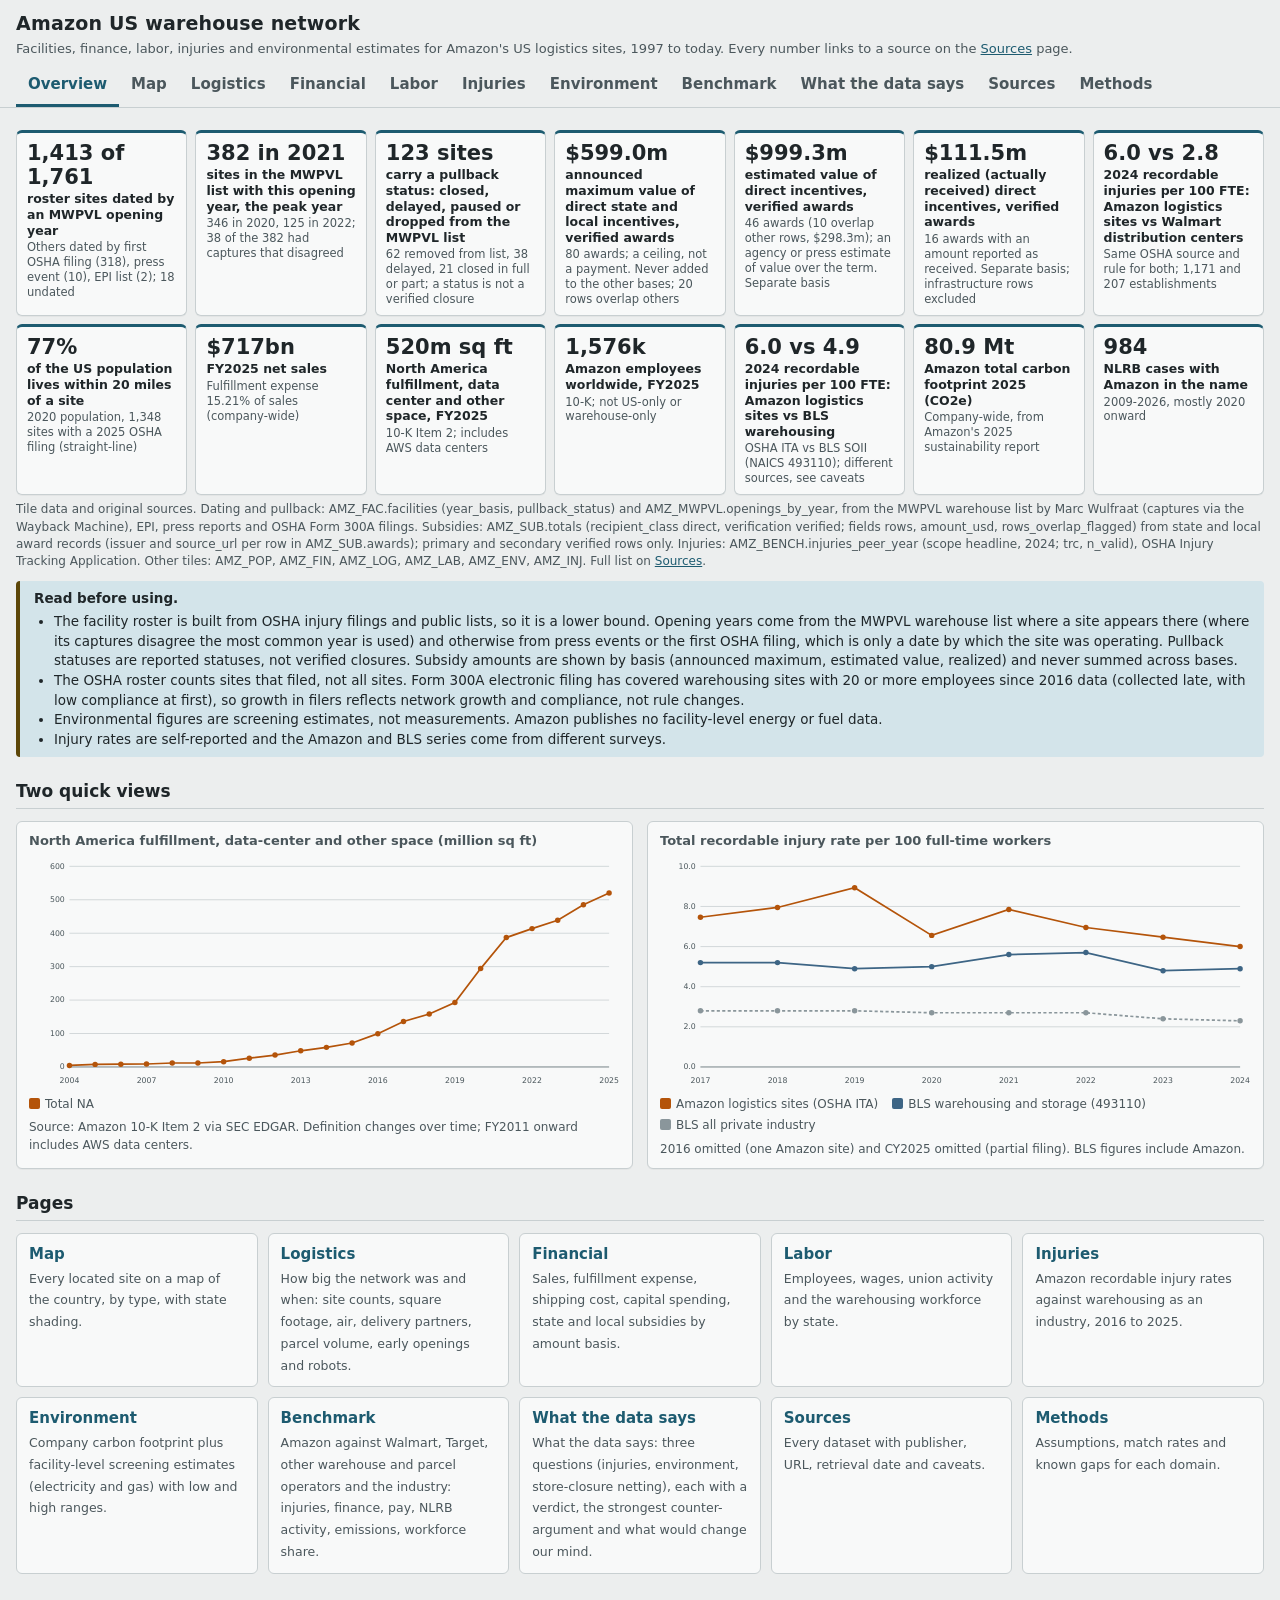
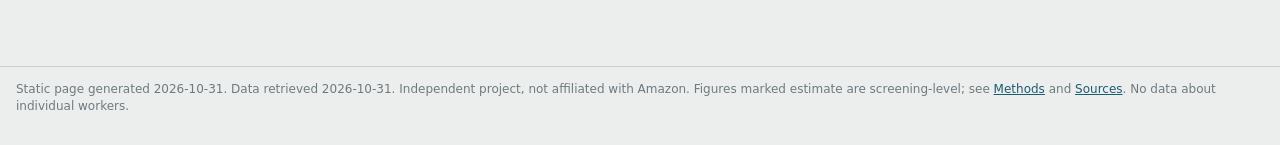
<file: index.html>
<!doctype html>
<html lang="en">
<head>
<meta charset="utf-8">
<meta name="viewport" content="width=device-width, initial-scale=1, viewport-fit=cover">
<meta name="claude:viewport-fit-sides" content="cover">
<meta name="robots" content="noindex, nofollow">
<title>Amazon US Warehouses</title>
<link rel="stylesheet" href="assets/style.css">
</head>
<body>
<main class="wrap" id="app" data-page="ov"></main>
<script src="assets/data_meta.js"></script>
<script src="assets/data_facilities.js"></script>
<script src="assets/data_financial.js"></script>
<script src="assets/data_labor.js"></script>
<script src="assets/data_injuries.js"></script>
<script src="assets/data_environment.js"></script>
<script src="assets/data_logistics.js"></script>
<script src="assets/data_population.js"></script>
<script src="assets/data_pullback.js"></script>
<script src="assets/data_subsidies.js"></script>
<script src="assets/data_mwpvl.js"></script>
<script src="assets/data_bench.js"></script>
<script src="assets/data_sources.js"></script>
<script src="assets/common.js"></script>
<script src="assets/index.js"></script>
<script src="assets/private_loader.js"></script>
</body>
</html>
</file>
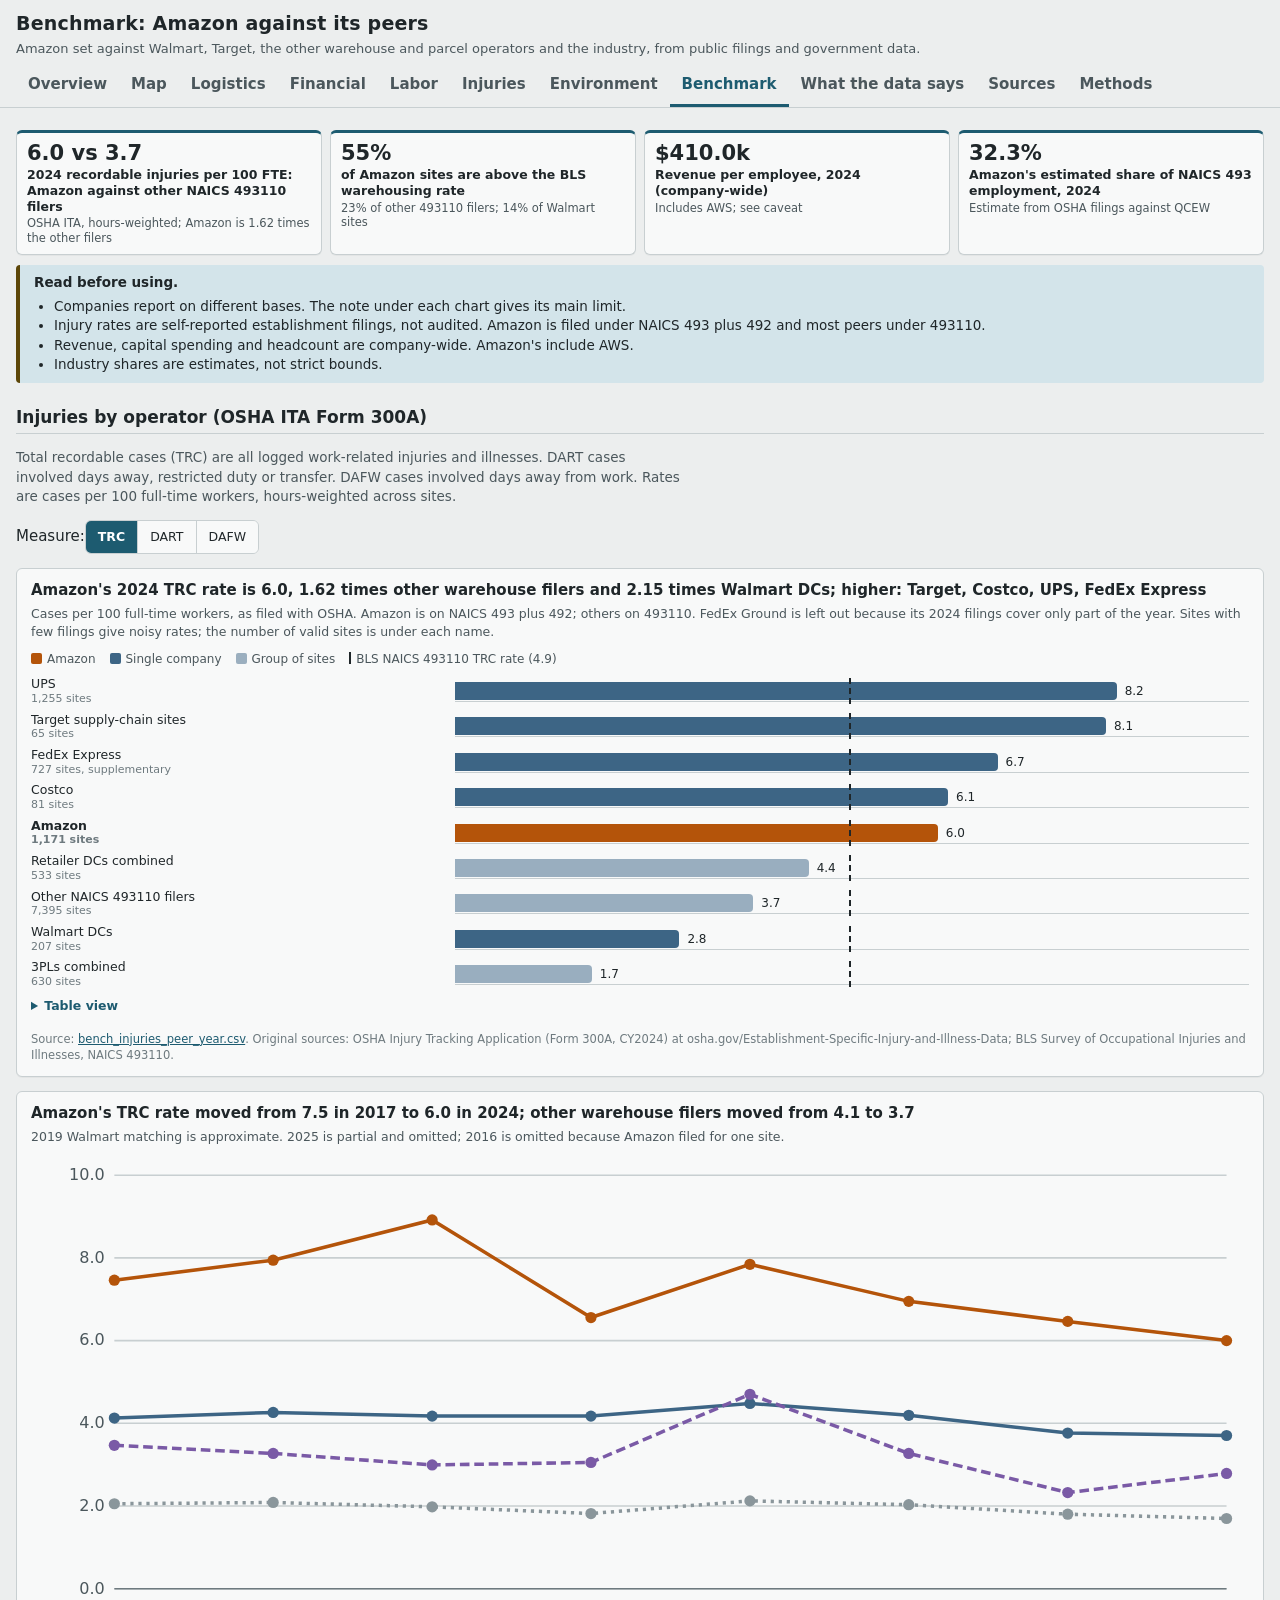
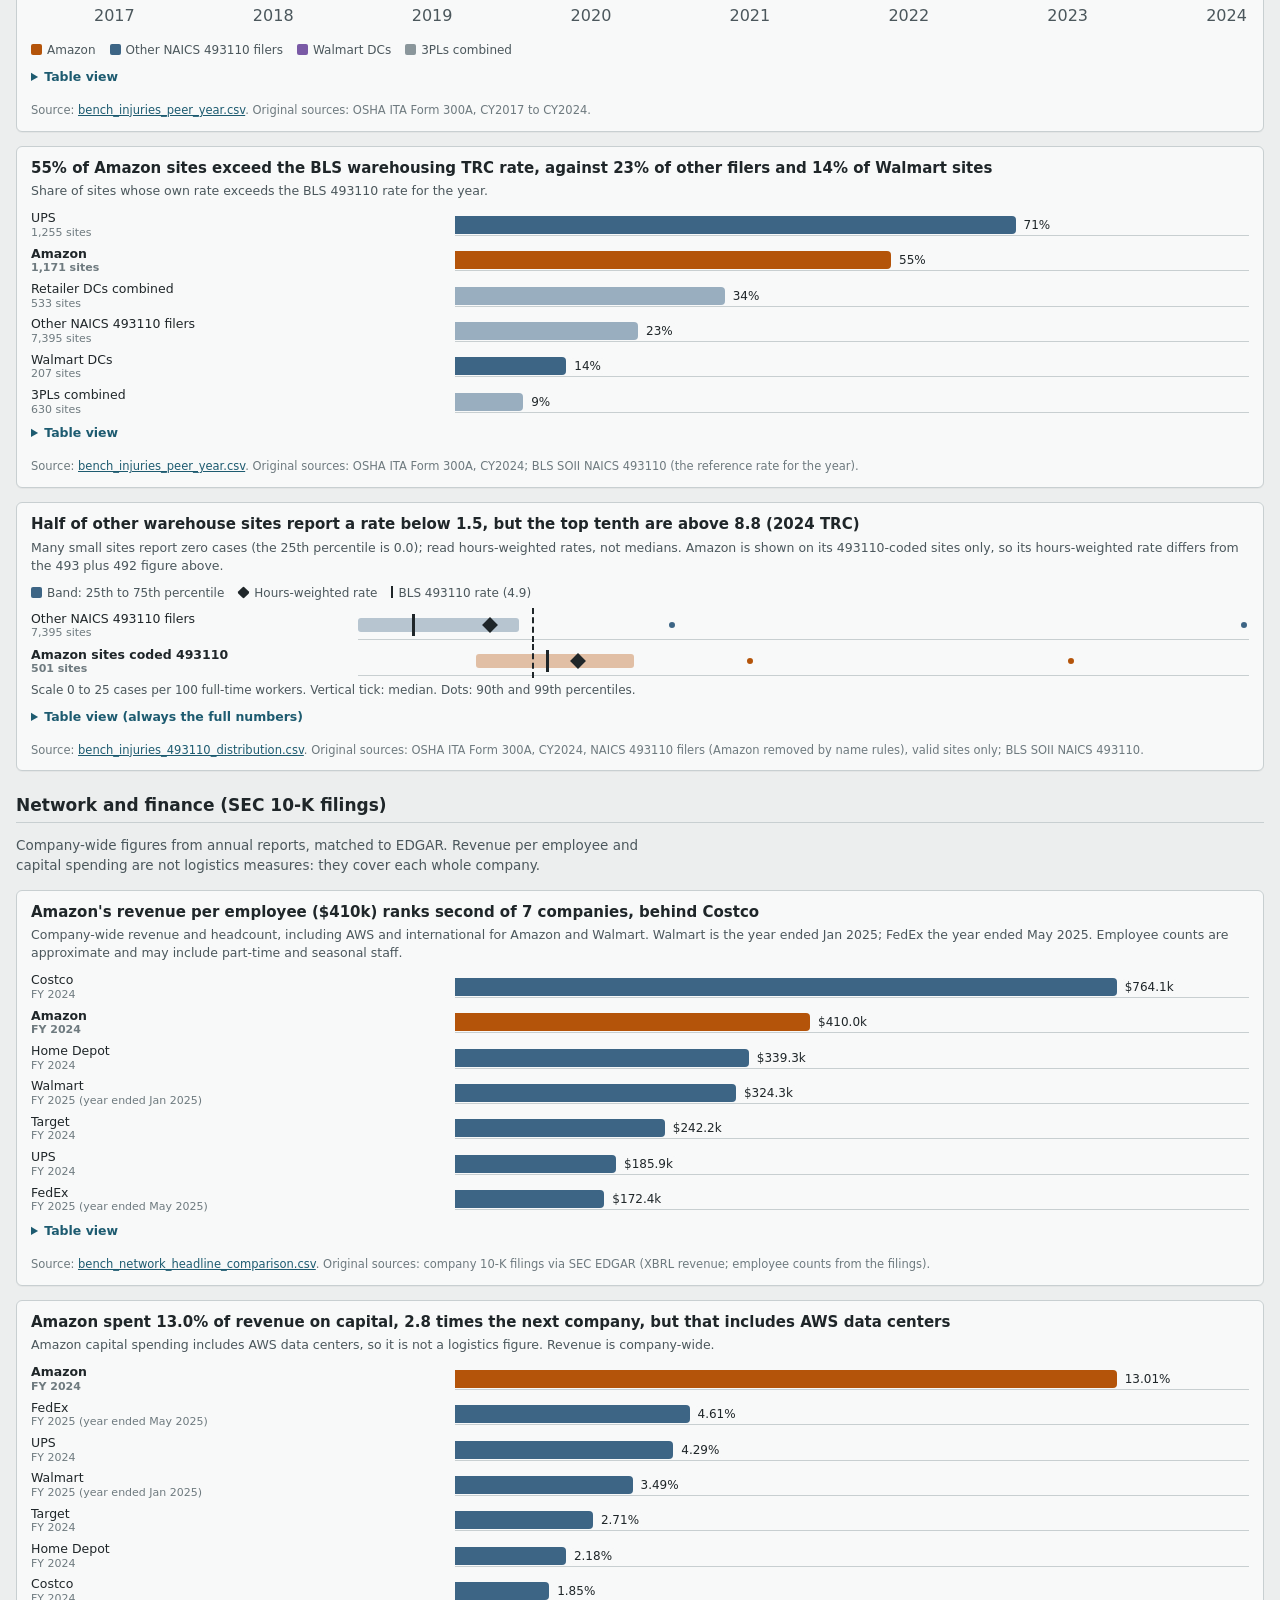
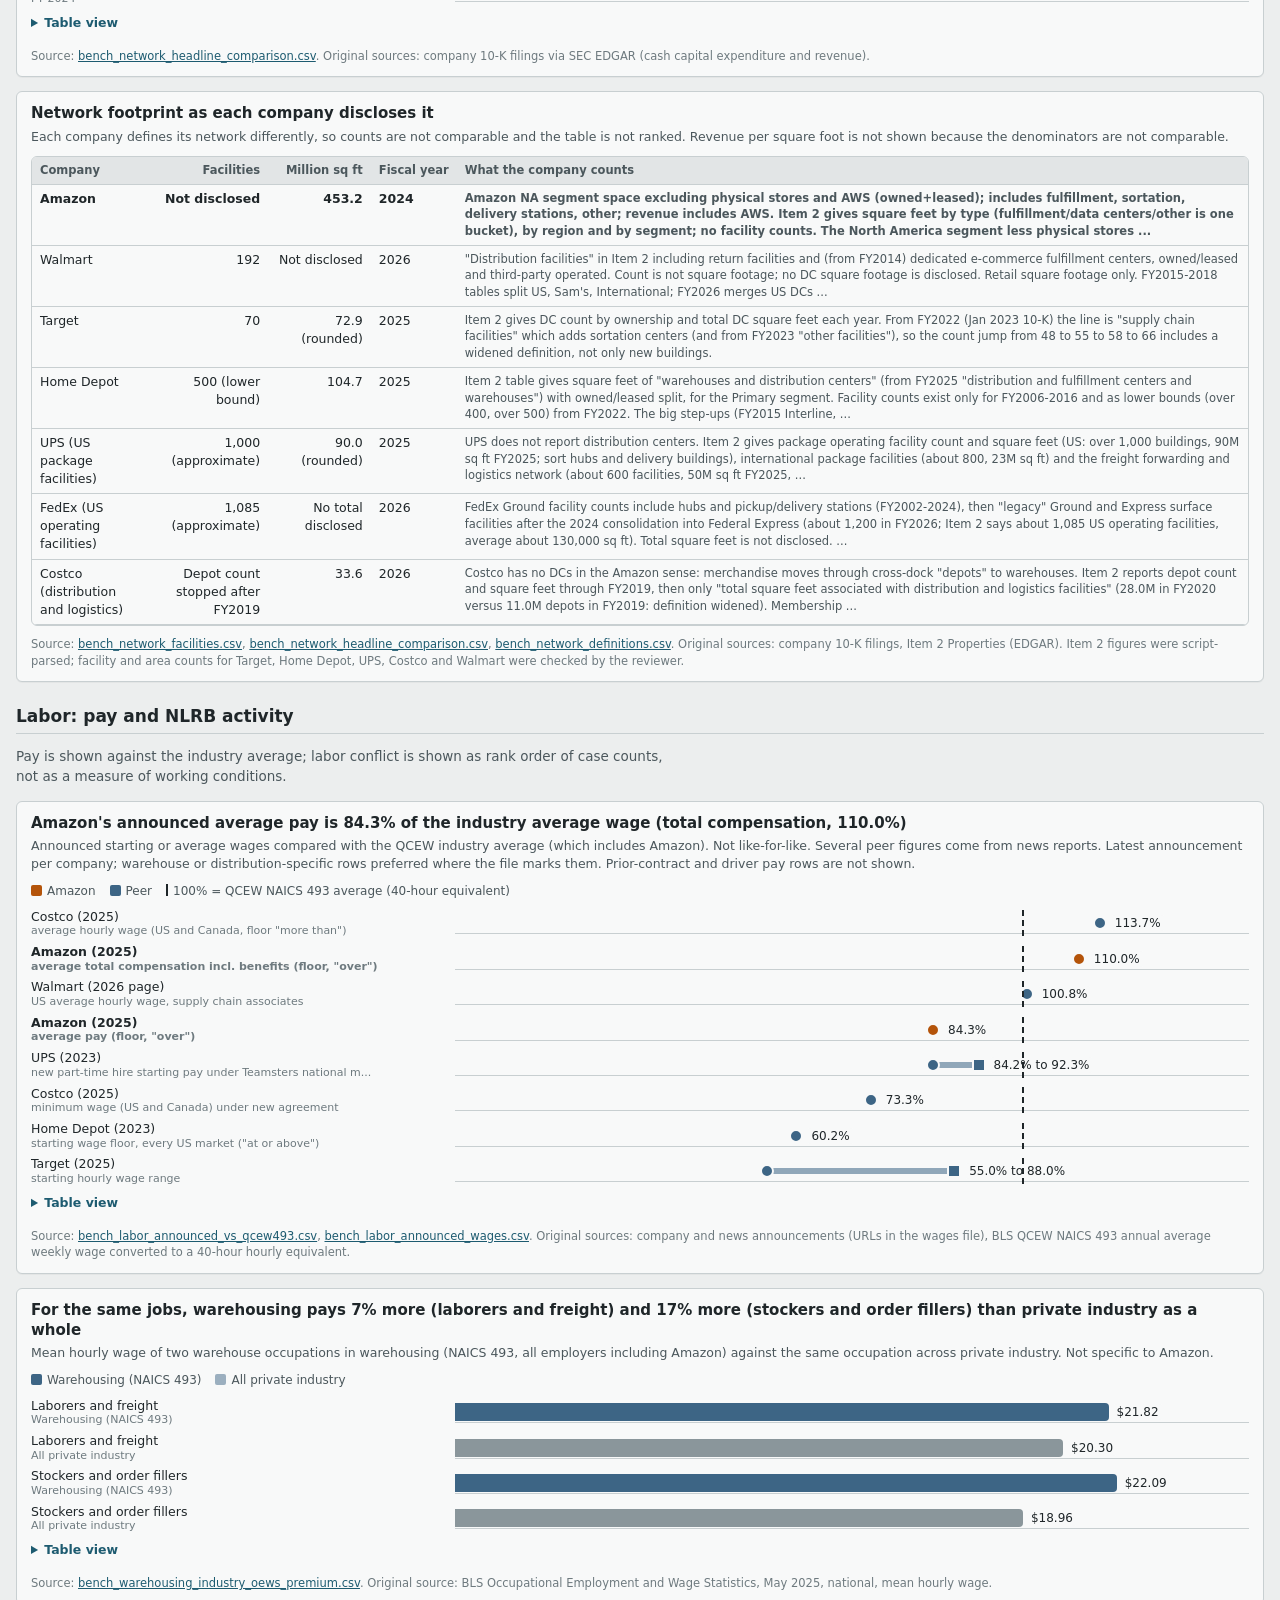
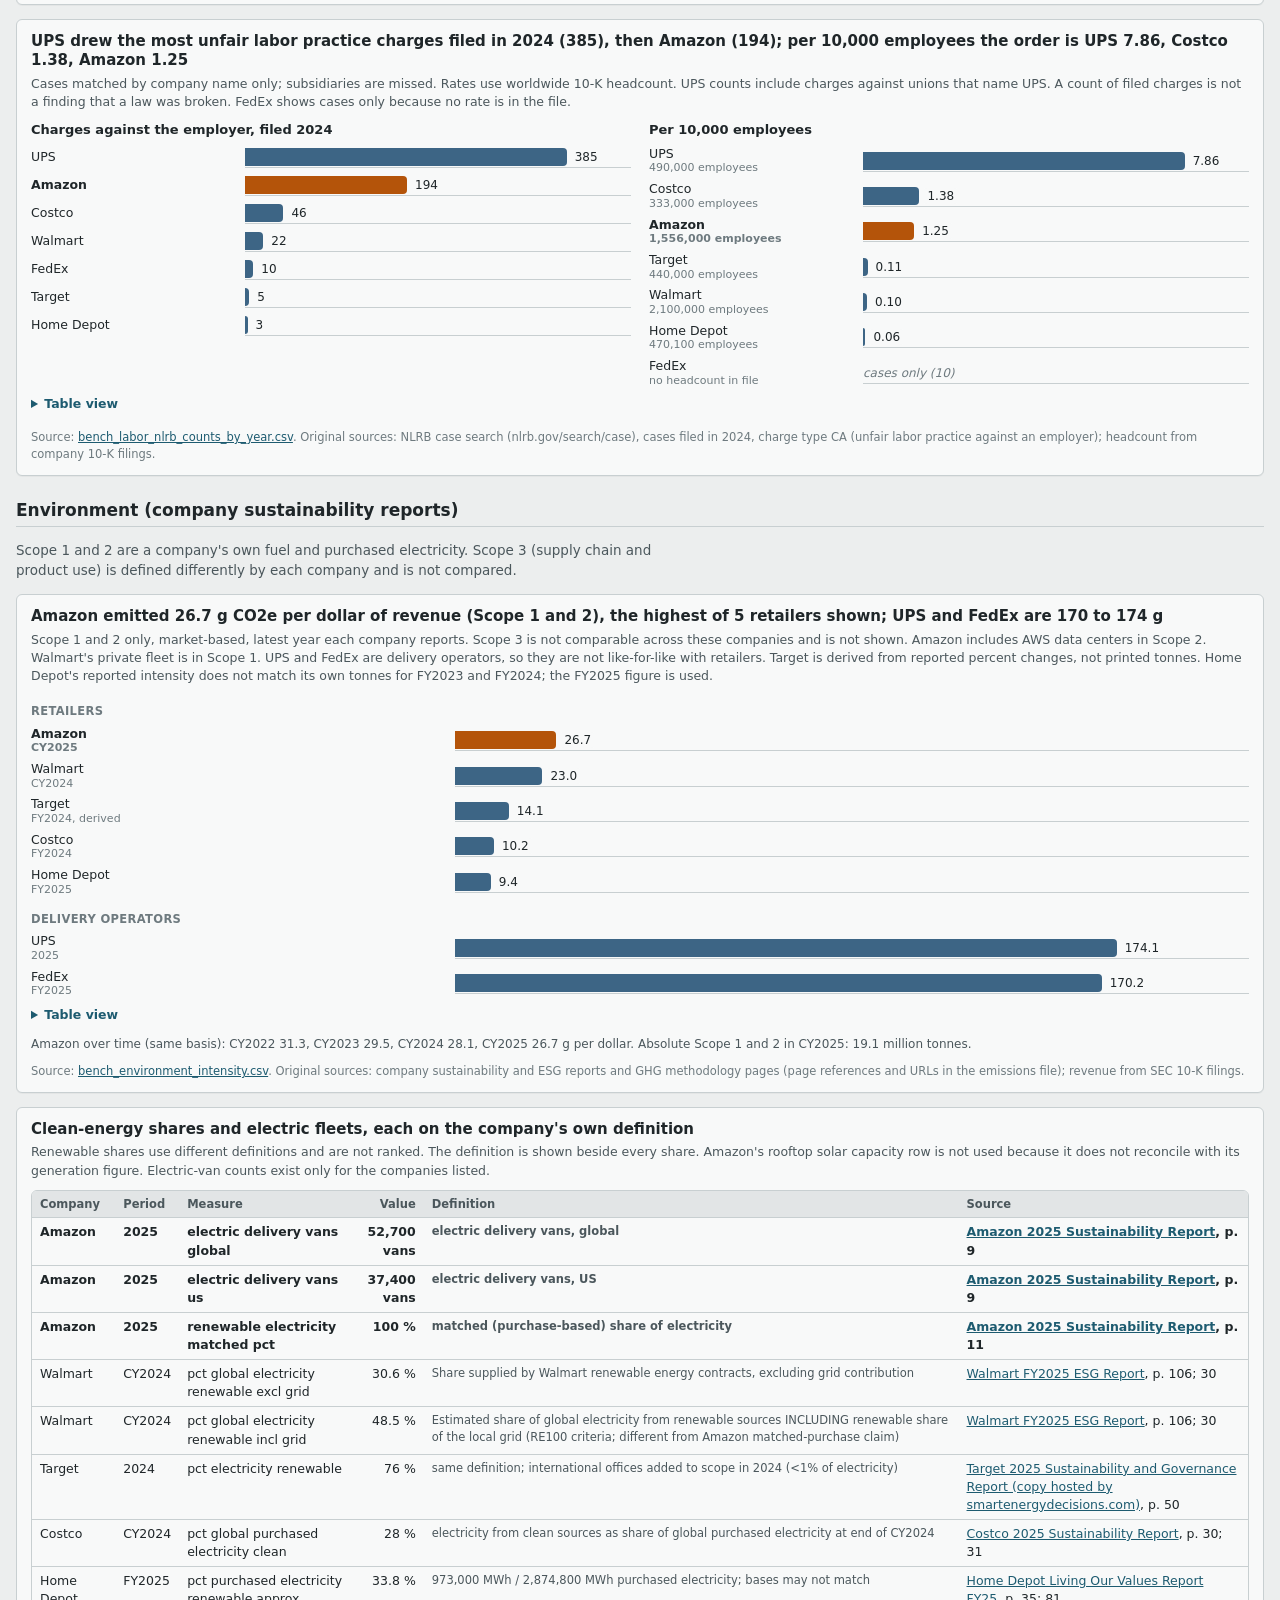
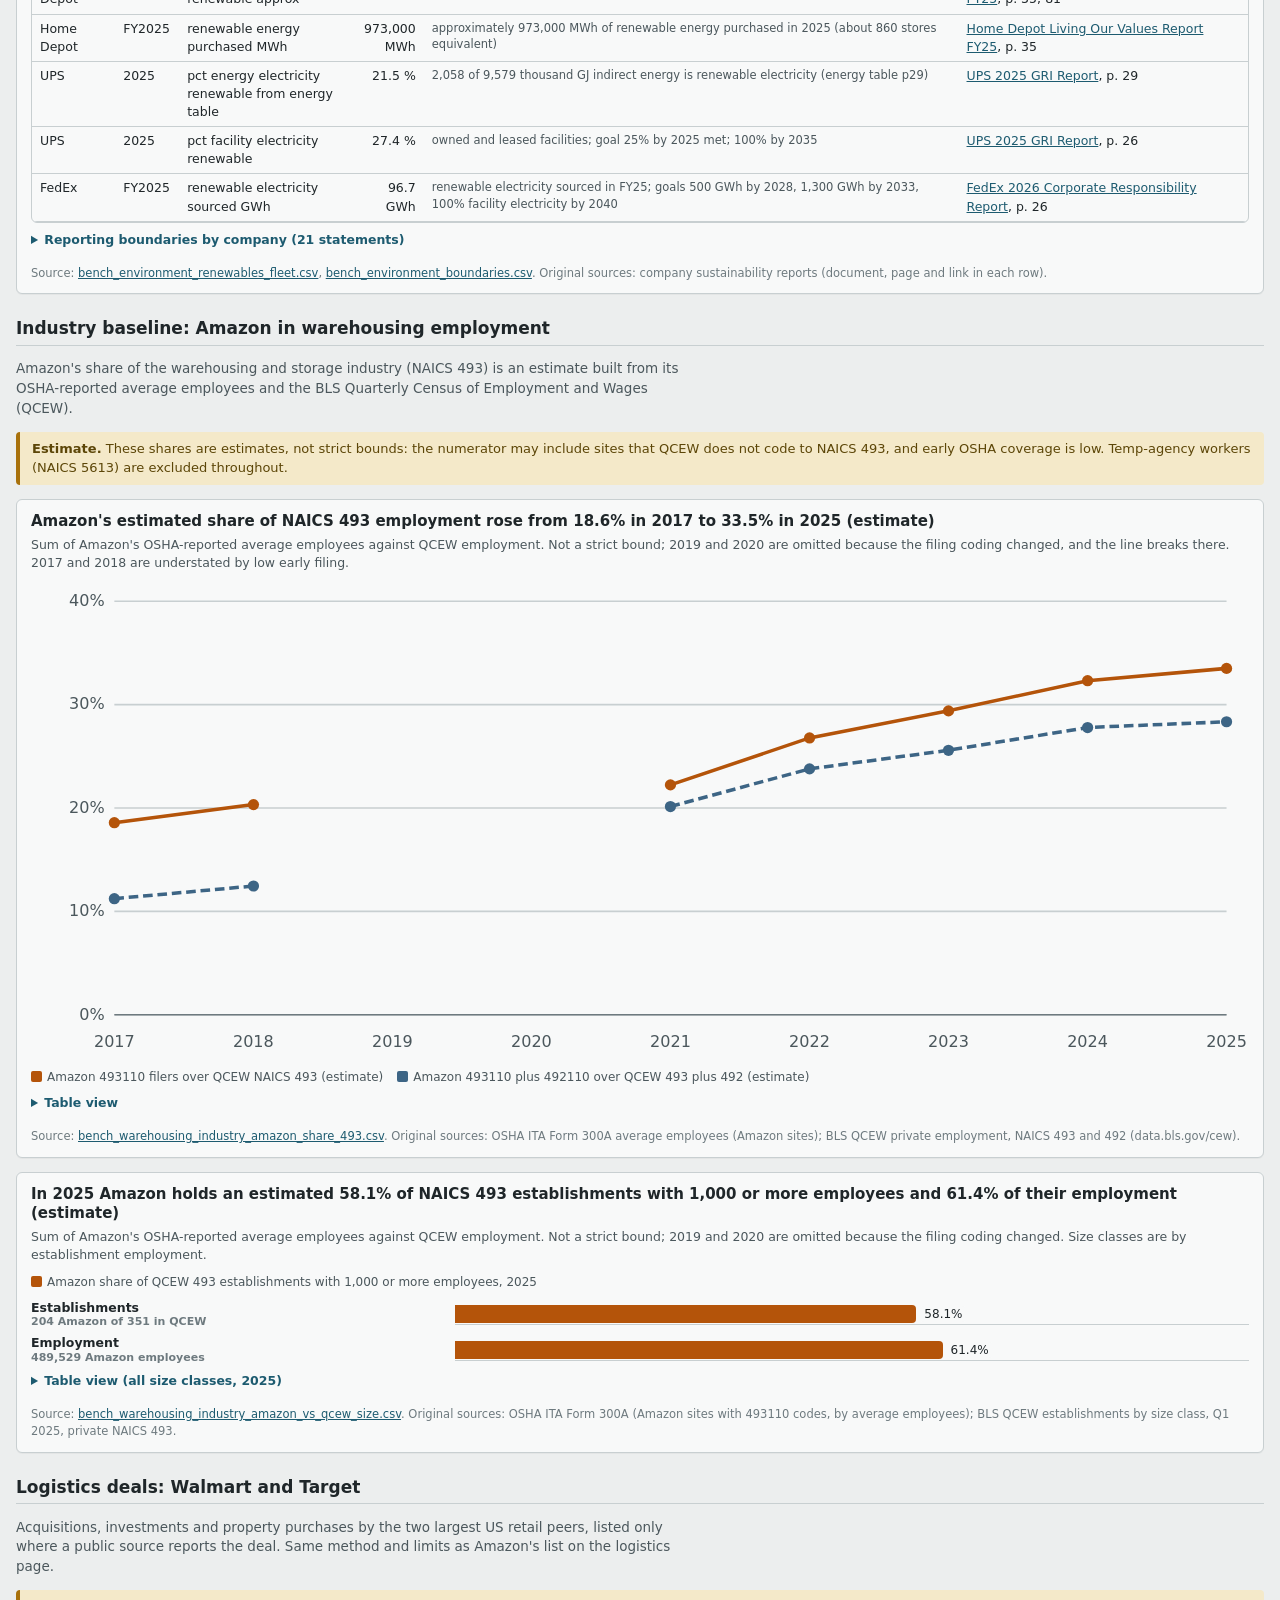
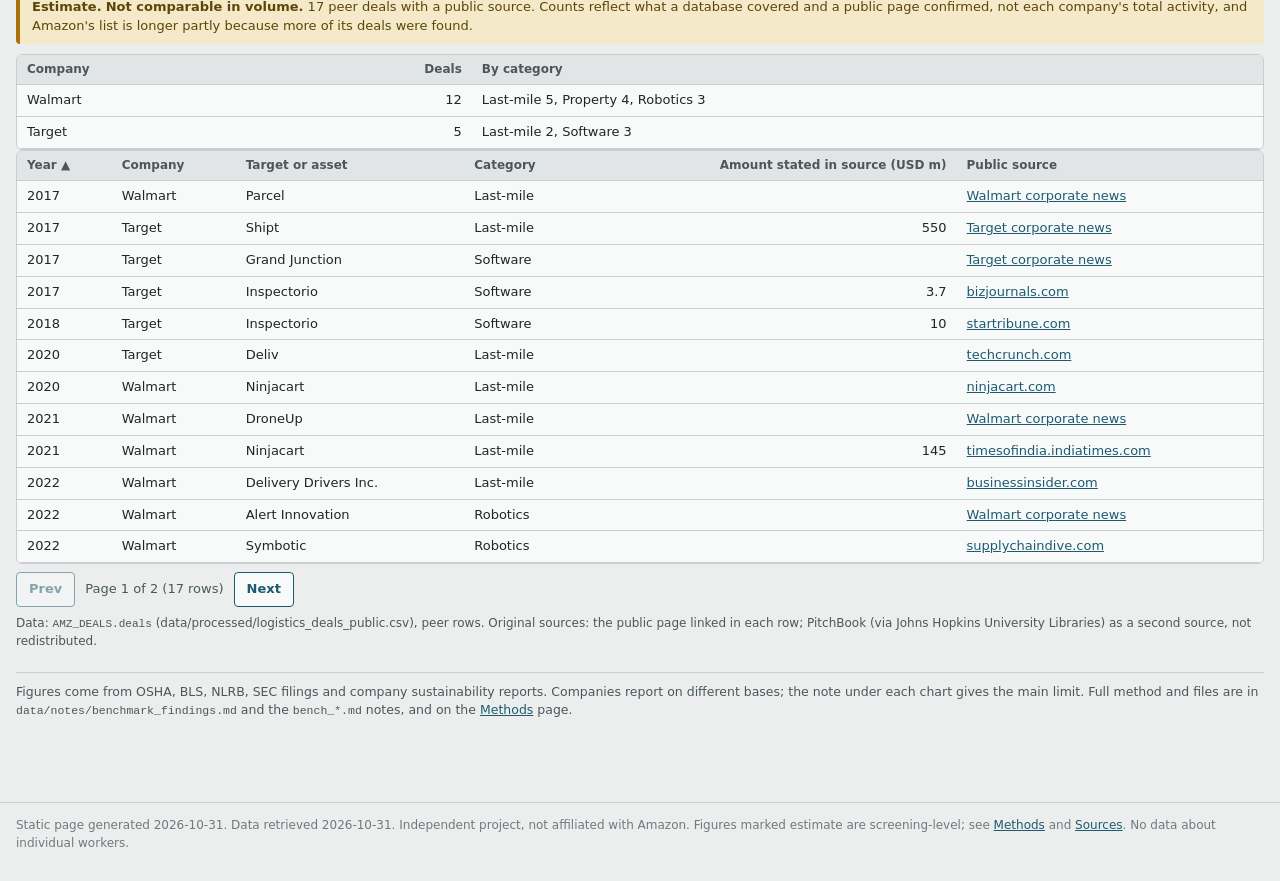
<file: benchmark.html>
<!doctype html>
<html lang="en">
<head>
<meta charset="utf-8">
<meta name="viewport" content="width=device-width, initial-scale=1, viewport-fit=cover">
<meta name="claude:viewport-fit-sides" content="cover">
<meta name="robots" content="noindex, nofollow">
<title>Benchmark</title>
<link rel="stylesheet" href="assets/style.css">
<link rel="stylesheet" href="assets/benchmark.css">
</head>
<body>
<main class="wrap" id="app" data-page="bench"></main>
<script src="assets/data_meta.js"></script>
<script src="assets/data_bench.js"></script>
<script src="assets/data_deals.js"></script>
<script src="assets/common.js"></script>
<script src="assets/benchmark.js"></script>
<script src="assets/private_loader.js"></script>
</body>
</html>
</file>
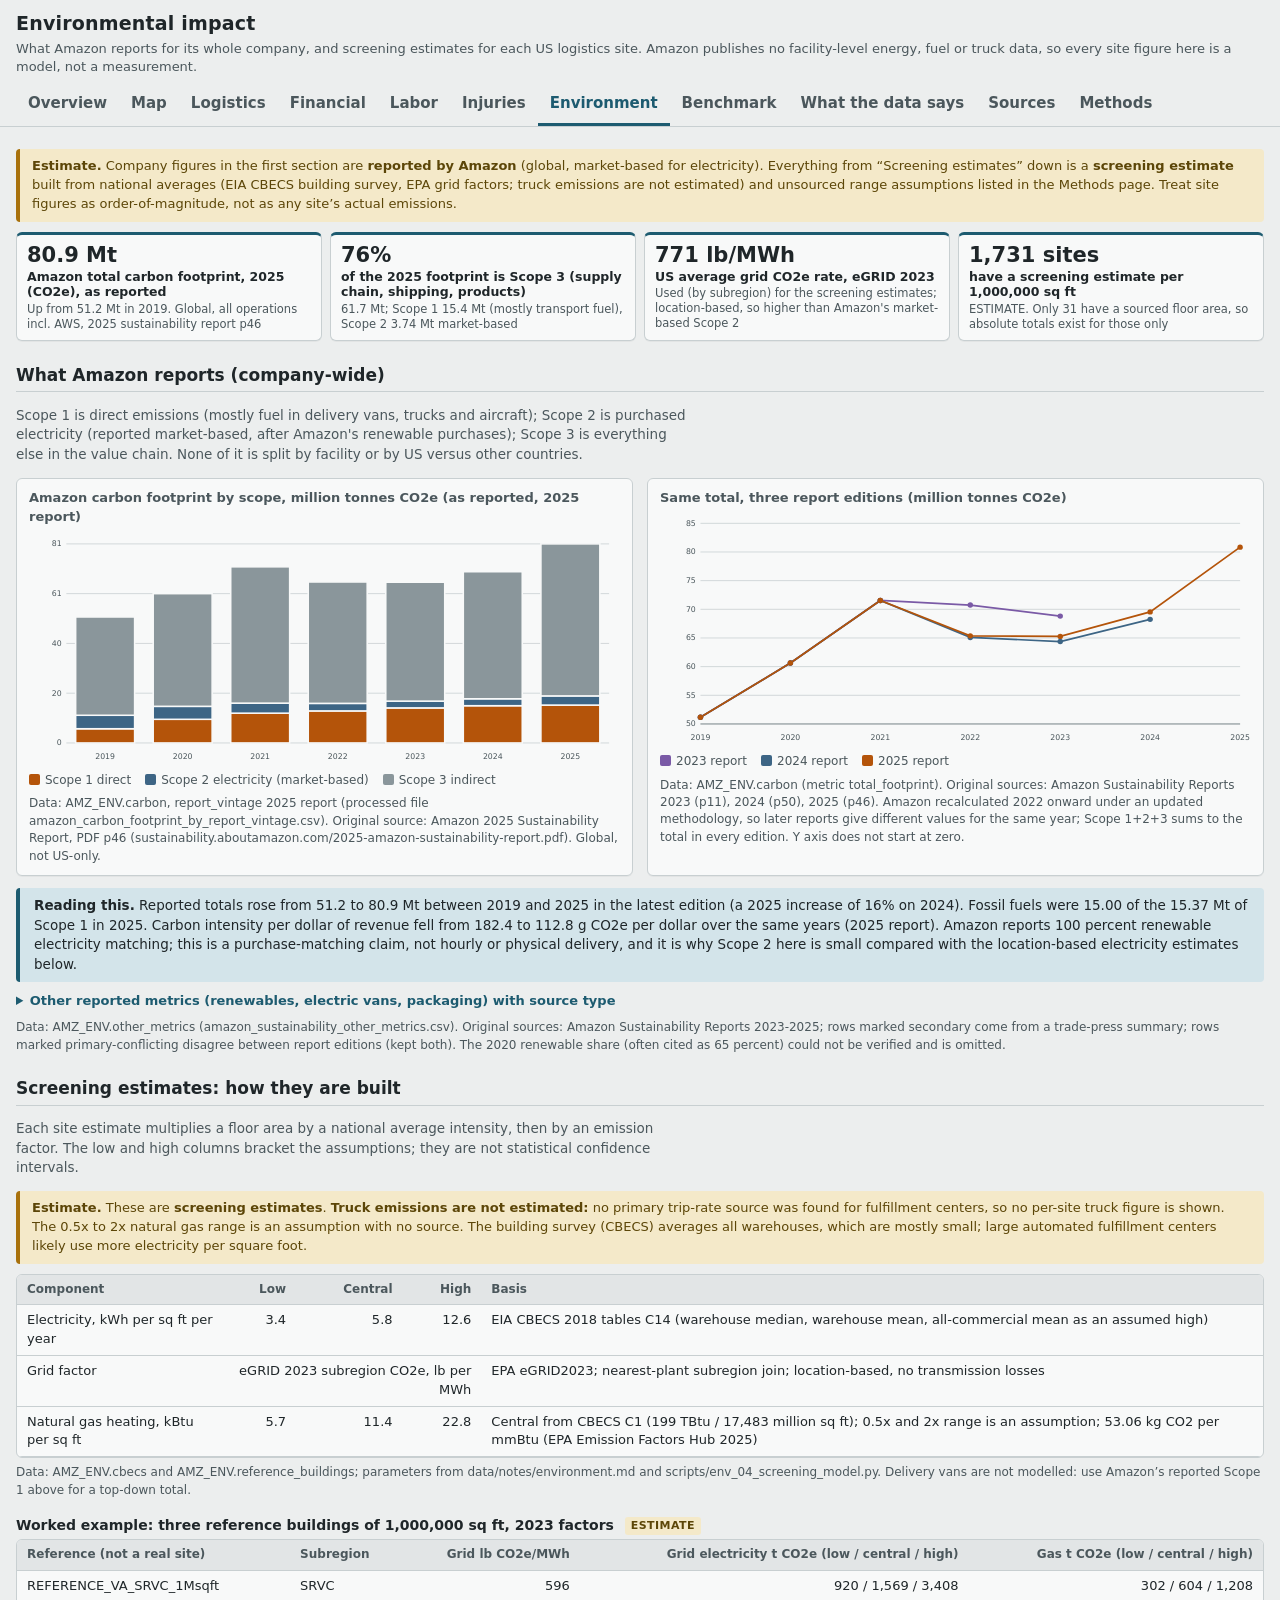
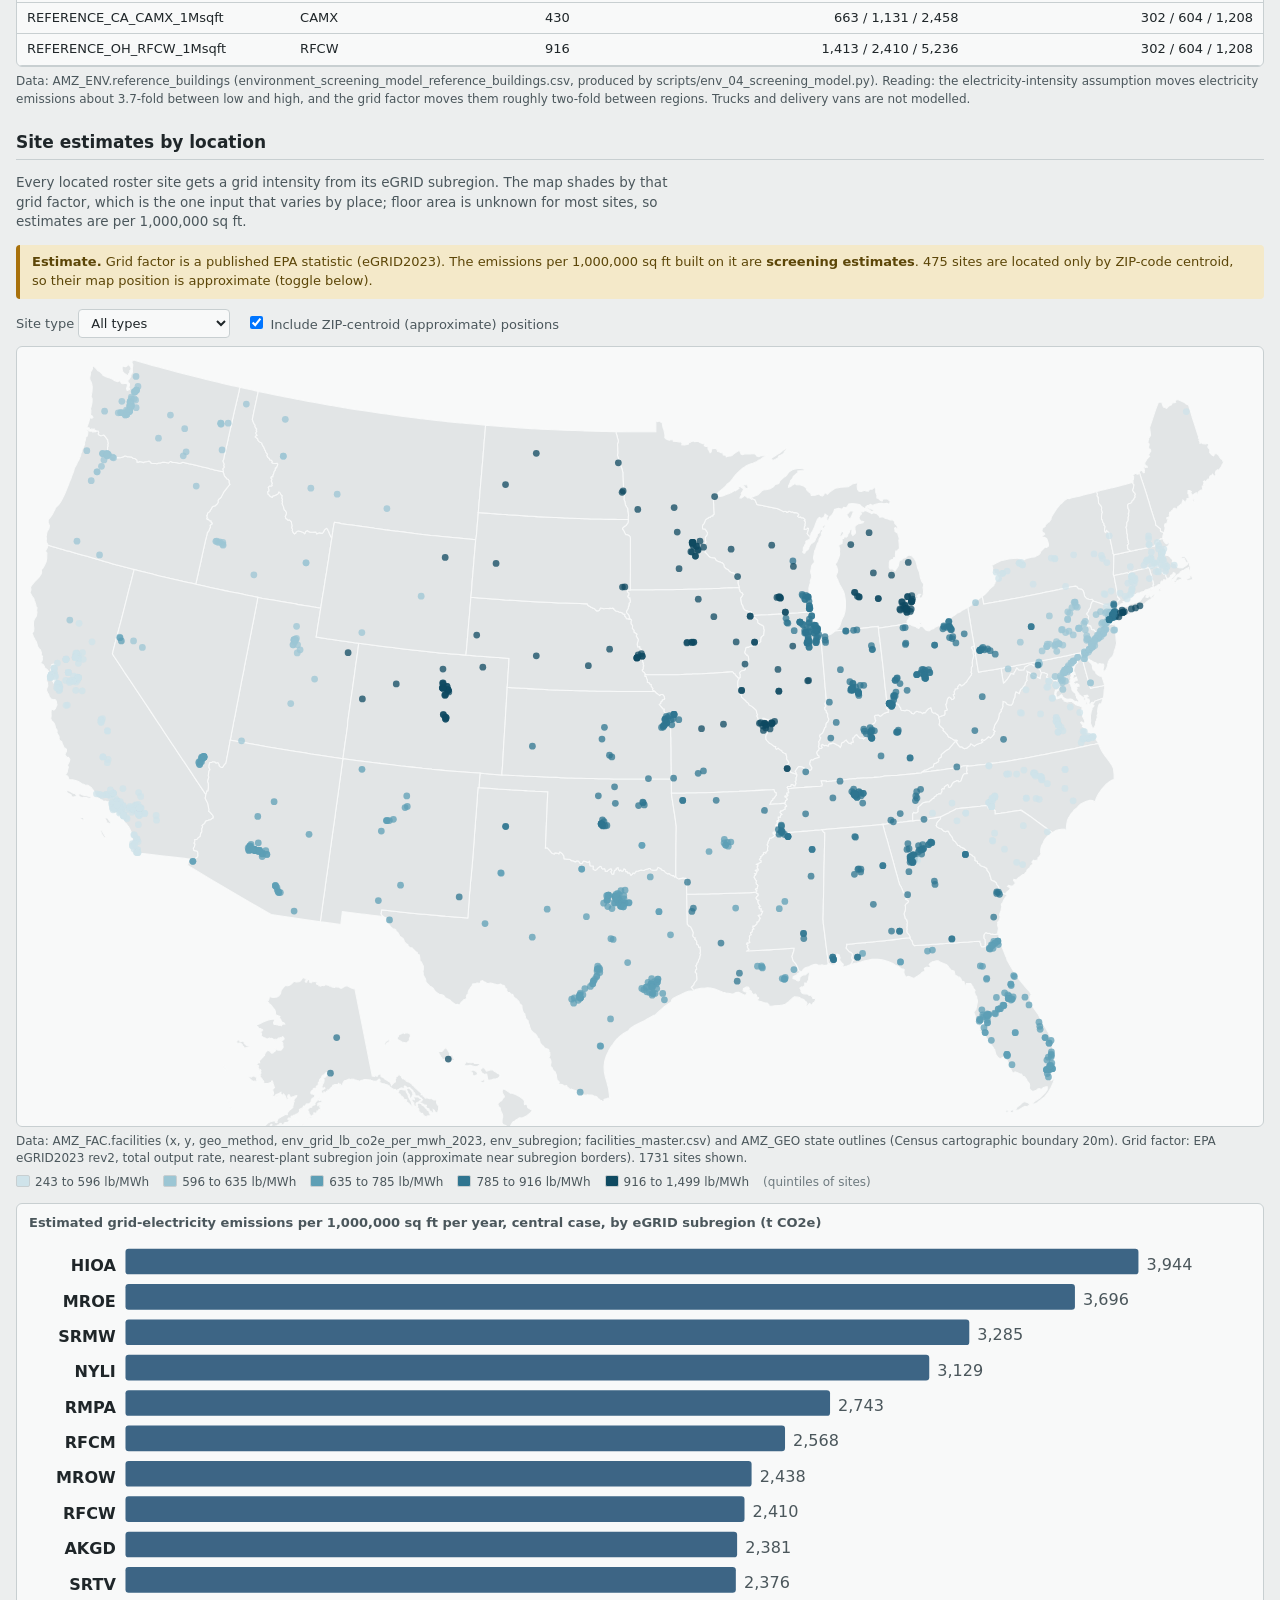
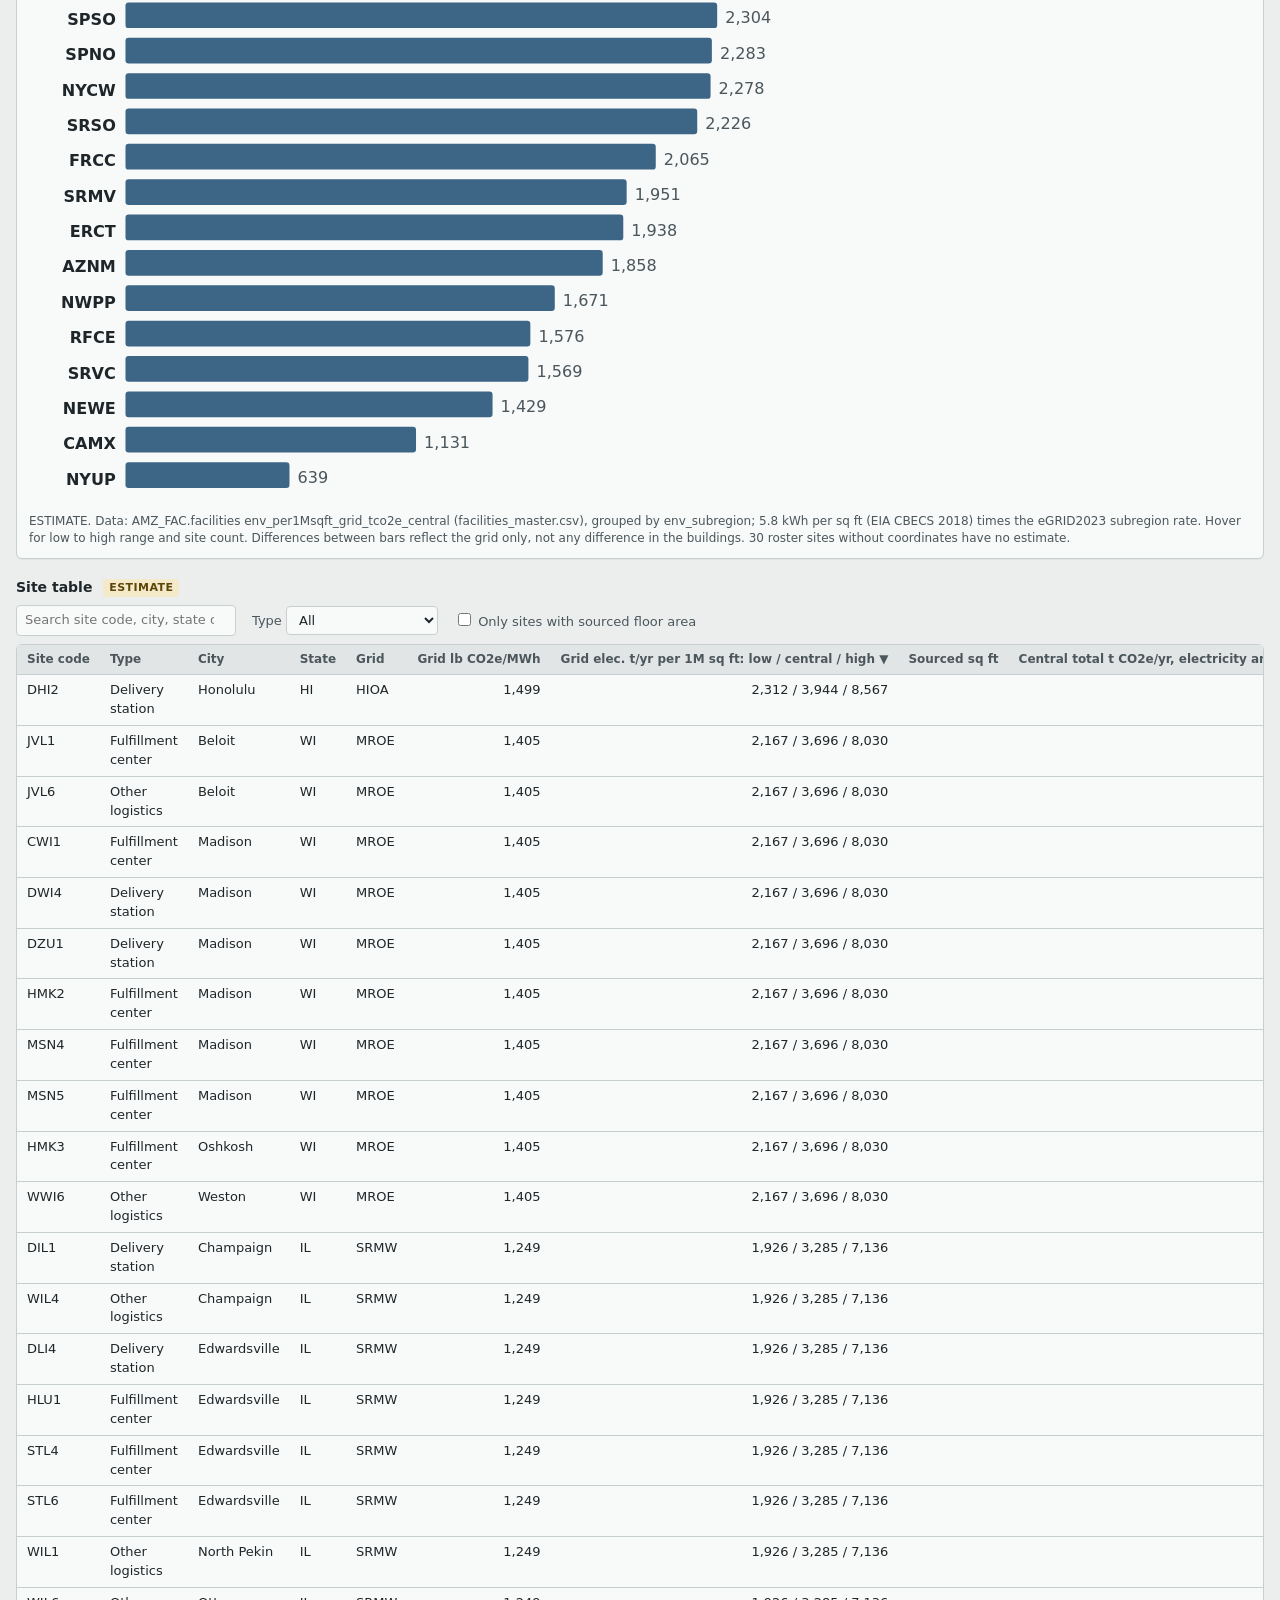
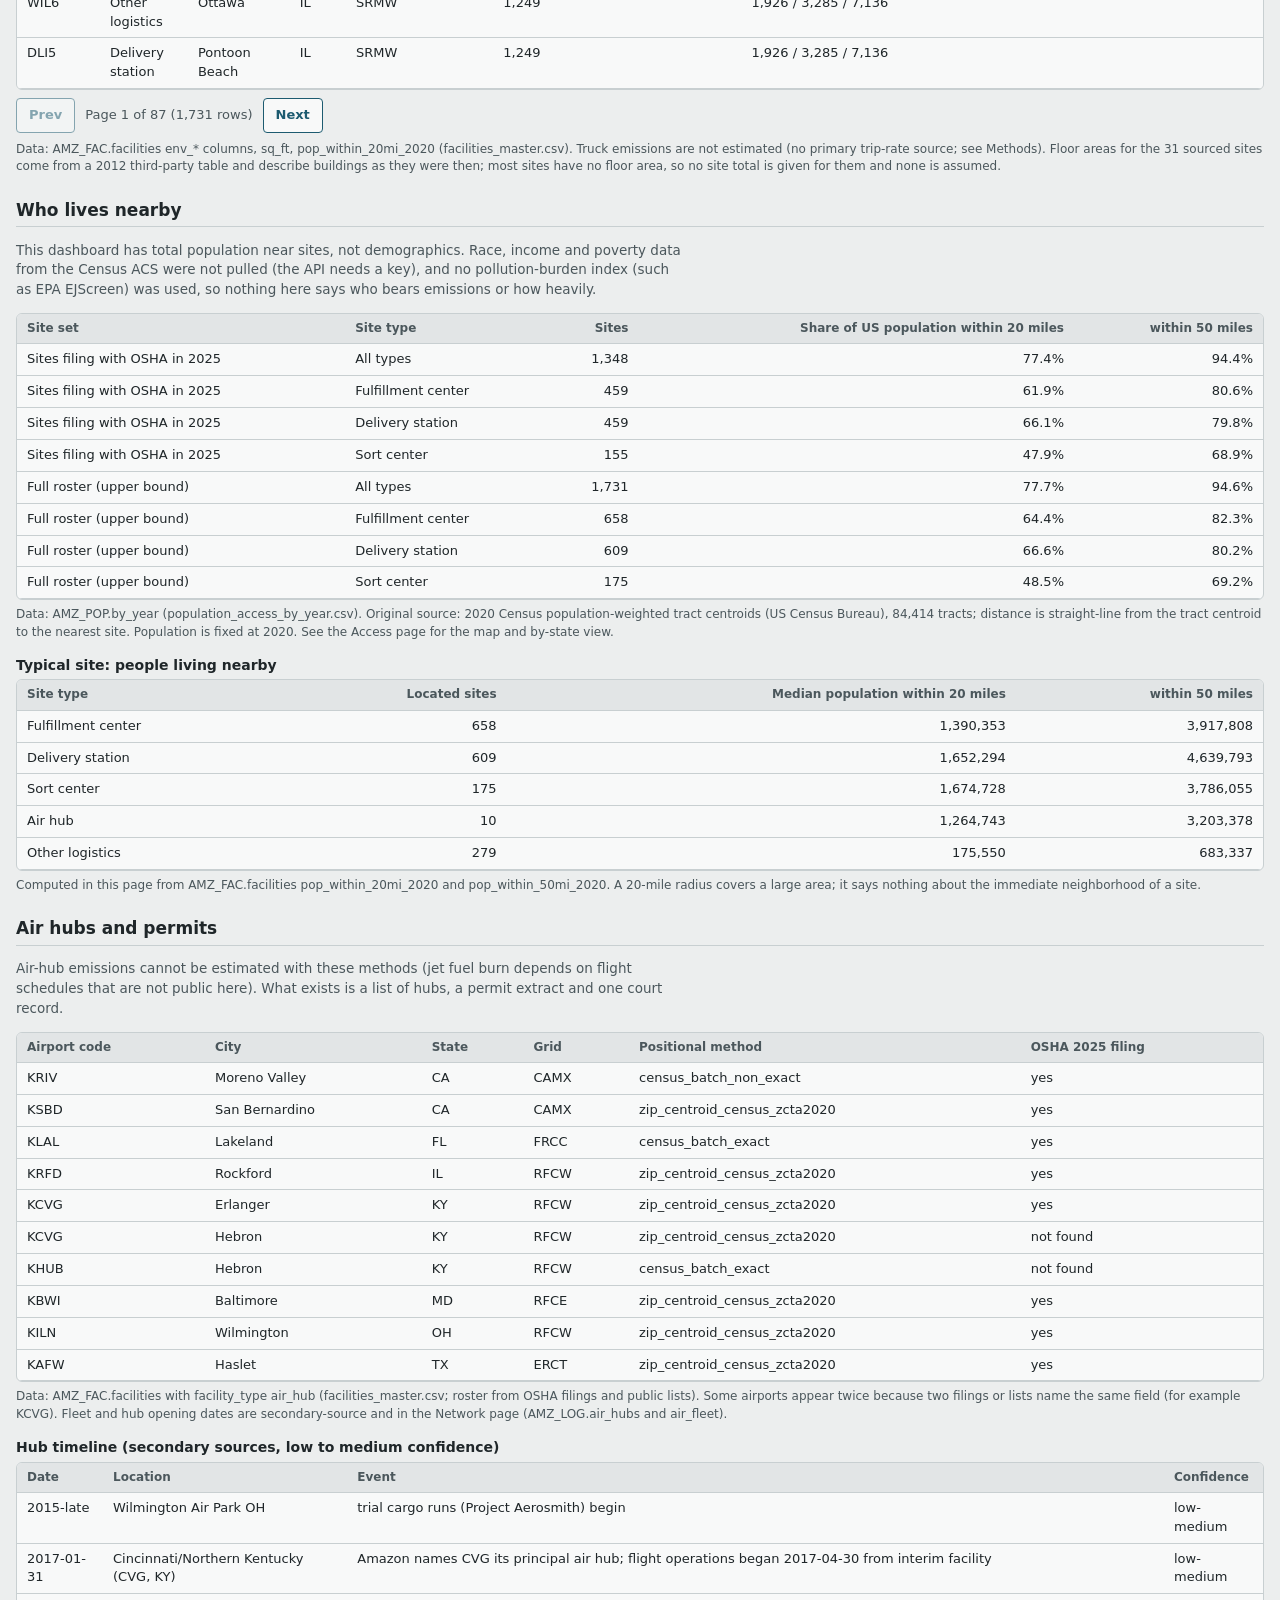
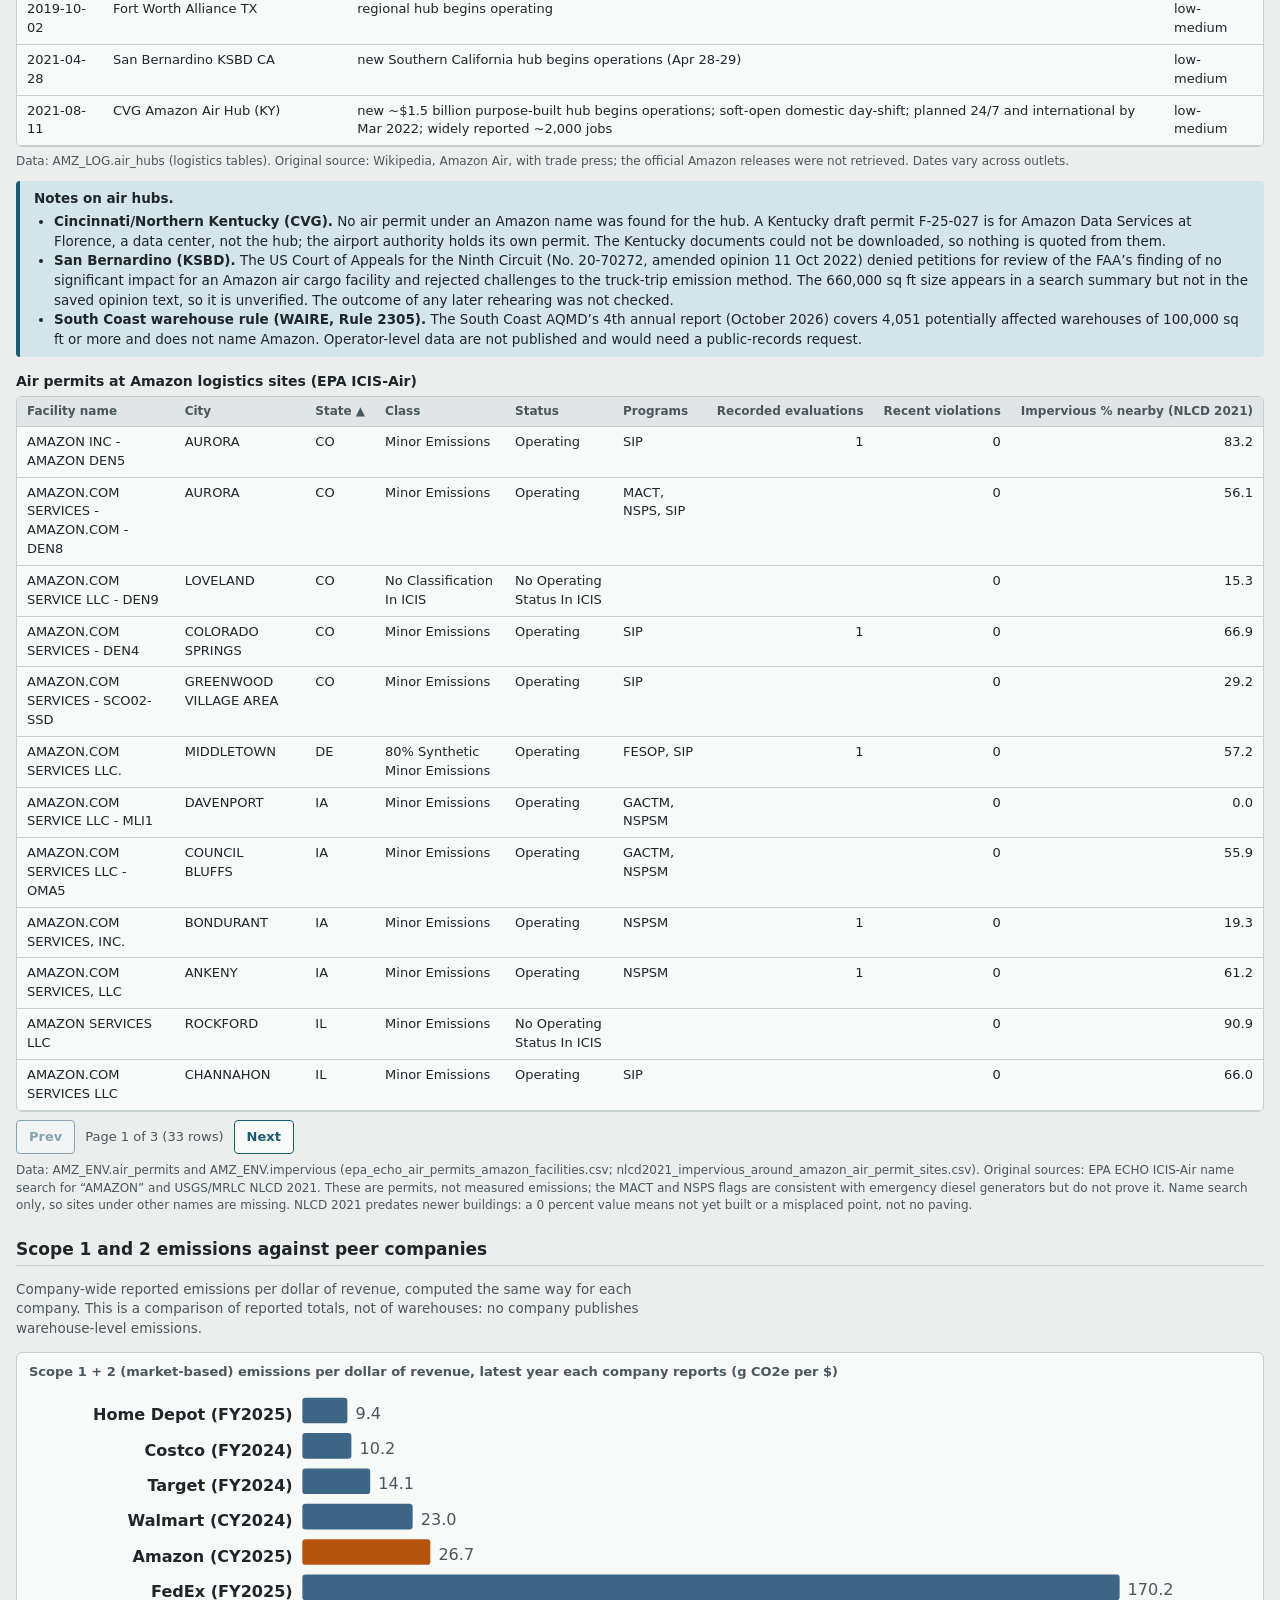
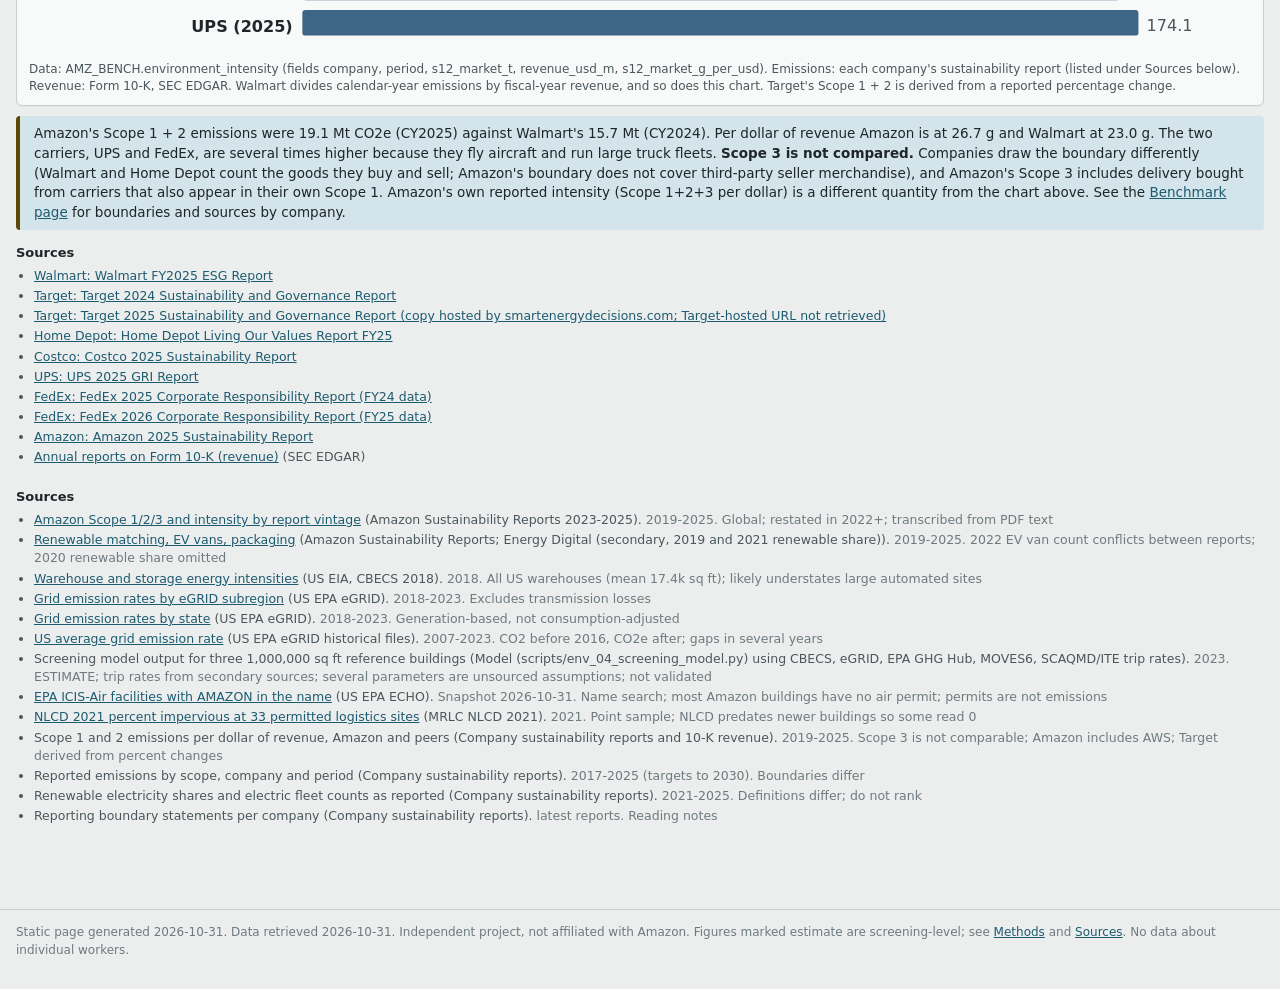
<file: environment.html>
<!doctype html>
<html lang="en">
<head>
<meta charset="utf-8">
<meta name="viewport" content="width=device-width, initial-scale=1, viewport-fit=cover">
<meta name="claude:viewport-fit-sides" content="cover">
<meta name="robots" content="noindex, nofollow">
<title>Environmental impact</title>
<link rel="stylesheet" href="assets/style.css">
<link rel="stylesheet" href="assets/environment.css">
</head>
<body>
<main class="wrap" id="app" data-page="env"></main>
<script src="assets/data_meta.js"></script>
<script src="assets/data_geo.js"></script>
<script src="assets/data_facilities.js"></script>
<script src="assets/data_environment.js"></script>
<script src="assets/data_population.js"></script>
<script src="assets/data_logistics.js"></script>
<script src="assets/data_bench.js"></script>
<script src="assets/data_sources.js"></script>
<script src="assets/common.js"></script>
<script>
(function(){
"use strict";
var A=AMZ, E=AMZ_ENV, FA=AMZ_FAC, P=AMZ_POP, L=AMZ_LOG;
A.page({title:"Environmental impact",sub:"What Amazon reports for its whole company, and screening estimates for each US logistics site. Amazon publishes no facility-level energy, fuel or truck data, so every site figure here is a model, not a measurement."});
var app=A.$("#app");
function f1(v){return v==null?"n/a":Number(v).toFixed(1);}
var TL={fulfillment_center:"Fulfillment center",delivery_station:"Delivery station",sort_center:"Sort center",air_hub:"Air hub",other_logistics:"Other logistics"};
var carbon=A.rows(E.carbon);
function cv(vint,metric,year){var r=carbon.filter(function(x){return x.report_vintage===vint&&x.metric===metric&&x.year===year;})[0];return r?r.value:null;}
var V="2025 report", tot25=cv(V,"total_footprint",2025), s1=cv(V,"scope1_direct",2025), s2=cv(V,"scope2_purchased_electricity_market",2025), s3=cv(V,"scope3_indirect",2025), tot19=cv(V,"total_footprint",2019);
var egus=A.rows(E.egrid_us).filter(function(r){return r.gas==="CO2e";}); var eg23=egus[egus.length-1];
var facs=A.rows(FA.facilities);
var withEnv=facs.filter(function(f){return f.env_per1Msqft_grid_tco2e_central!=null;});

A.estimate(app,"Company figures in the first section are <b>reported by Amazon</b> (global, market-based for electricity). Everything from &ldquo;Screening estimates&rdquo; down is a <b>screening estimate</b> built from national averages (EIA CBECS building survey, EPA grid factors; truck emissions are not estimated) and unsourced range assumptions listed in the Methods page. Treat site figures as order-of-magnitude, not as any site&rsquo;s actual emissions.");
A.tiles(app,[
 {value:A.fmt(tot25,1)+" Mt",label:"Amazon total carbon footprint, 2025 (CO2e), as reported",context:"Up from "+A.fmt(tot19,1)+" Mt in 2019. Global, all operations incl. AWS, 2025 sustainability report p46"},
 {value:A.pct(s3/tot25,0),label:"of the 2025 footprint is Scope 3 (supply chain, shipping, products)",context:A.fmt(s3,1)+" Mt; Scope 1 "+A.fmt(s1,1)+" Mt (mostly transport fuel), Scope 2 "+A.fmt(s2,2)+" Mt market-based"},
 {value:A.fmt(eg23.lb_per_MWh_total_output,0)+" lb/MWh",label:"US average grid CO2e rate, eGRID "+eg23.egrid_data_year,context:"Used (by subregion) for the screening estimates; location-based, so higher than Amazon's market-based Scope 2"},
 {value:A.fmt(withEnv.length)+" sites",label:"have a screening estimate per 1,000,000 sq ft",context:"ESTIMATE. Only 31 have a sourced floor area, so absolute totals exist for those only"}
]);

/* ---- 1. reported ---- */
var s=A.section(app,"reported","What Amazon reports (company-wide)","Scope 1 is direct emissions (mostly fuel in delivery vans, trucks and aircraft); Scope 2 is purchased electricity (reported market-based, after Amazon's renewable purchases); Scope 3 is everything else in the value chain. None of it is split by facility or by US versus other countries.");
A.mount(s,'<div class="cols2" id="repc"></div>');
var yrs=[2019,2020,2021,2022,2023,2024,2025];
function stack(host,o){
  var W=760,H=300,m={l:48,r:14,t:14,b:30},n=o.years.length,bw=(W-m.l-m.r)/n,mx=Math.max.apply(null,o.years.map(function(y){return A.sum(o.parts,function(p){return p.vals[y];});}));
  var Y=function(v){return H-m.b-v/mx*(H-m.t-m.b);},g="";
  [0,.25,.5,.75,1].forEach(function(f){var v=mx*f;g+='<line class="gl" x1="'+m.l+'" x2="'+(W-m.r)+'" y1="'+Y(v)+'" y2="'+Y(v)+'"/><text x="'+(m.l-6)+'" y="'+(Y(v)+3)+'" text-anchor="end">'+v.toFixed(0)+'</text>';});
  o.years.forEach(function(y,i){var base=0,x=m.l+bw*i+bw*.12,w=bw*.76;
    o.parts.forEach(function(p){var v=p.vals[y]||0,y0=Y(base),y1=Y(base+v);
      g+='<rect class="seg pt" tabindex="0" x="'+x.toFixed(1)+'" y="'+y1.toFixed(1)+'" width="'+w.toFixed(1)+'" height="'+Math.max(0,y0-y1).toFixed(1)+'" fill="'+p.color+'" data-t="'+A.esc("<b>"+y+" "+p.name+"</b><br>"+v.toFixed(2)+" Mt CO2e<br>Total "+A.sum(o.parts,function(q){return q.vals[y];}).toFixed(2)+" Mt")+'"/>';base+=v;});
    g+='<text x="'+(x+w/2)+'" y="'+(H-10)+'" text-anchor="middle">'+y+'</text>';});
  var lg=o.parts.map(function(p){return '<span><i class="sw" style="background:'+p.color+'"></i>'+A.esc(p.name)+'</span>';}).join("");
  A.mount(host,'<div class="card ch sbar"><h3>'+A.esc(o.title)+'</h3><svg class="rs" viewBox="0 0 '+W+' '+H+'" role="img" aria-label="'+A.esc(o.title)+'">'+g+'</svg><div class="legend">'+lg+'</div><p class="cap">'+o.caption+'</p></div>');
  A.bindTips(A.$("#"+host.replace("#","")).lastElementChild);
}
function pv(metric){var o={};yrs.forEach(function(y){o[y]=cv(V,metric,y)||0;});return o;}
stack("#repc",{title:"Amazon carbon footprint by scope, million tonnes CO2e (as reported, 2025 report)",years:yrs,parts:[
 {name:"Scope 1 direct",color:"var(--cat1)",vals:pv("scope1_direct")},{name:"Scope 2 electricity (market-based)",color:"var(--cat2)",vals:pv("scope2_purchased_electricity_market")},{name:"Scope 3 indirect",color:"var(--cat6)",vals:pv("scope3_indirect")}],
 caption:"Data: AMZ_ENV.carbon, report_vintage 2025 report (processed file amazon_carbon_footprint_by_report_vintage.csv). Original source: Amazon 2025 Sustainability Report, PDF p46 (sustainability.aboutamazon.com/2025-amazon-sustainability-report.pdf). Global, not US-only."});
var vints=["2023 report","2024 report","2025 report"], vcol={"2023 report":"var(--cat3)","2024 report":"var(--cat2)","2025 report":"var(--cat1)"};
A.lineChart("#repc",{title:"Same total, three report editions (million tonnes CO2e)",height:300,yFmt:function(v){return Number(v).toFixed(0);},zeroBase:false,
 series:vints.map(function(v){return {name:v,color:vcol[v],points:carbon.filter(function(r){return r.report_vintage===v&&r.metric==="total_footprint";}).map(function(r){return [r.year,r.value];})};}),
 caption:"Data: AMZ_ENV.carbon (metric total_footprint). Original sources: Amazon Sustainability Reports 2023 (p11), 2024 (p50), 2025 (p46). Amazon recalculated 2022 onward under an updated methodology, so later reports give different values for the same year; Scope 1+2+3 sums to the total in every edition. Y axis does not start at zero."});
var scope1=carbon.filter(function(r){return r.report_vintage===V&&r.metric==="scope1_fossil_fuels";}), f25=scope1[scope1.length-1];
A.mount(s,'<div class="find"><b>Reading this.</b> Reported totals rose from '+A.fmt(tot19,1)+' to '+A.fmt(tot25,1)+' Mt between 2019 and 2025 in the latest edition (a 2025 increase of '+A.pct(tot25/cv(V,"total_footprint",2024)-1,0)+' on 2024). Fossil fuels were '+A.fmt(f25.value,2)+' of the '+A.fmt(s1,2)+' Mt of Scope 1 in 2025. Carbon intensity per dollar of revenue fell from '+A.fmt(cv(V,"carbon_intensity_g_per_usd_revenue",2019),1)+' to '+A.fmt(cv(V,"carbon_intensity_g_per_usd_revenue",2025),1)+' g CO2e per dollar over the same years (2025 report). Amazon reports 100 percent renewable electricity matching; this is a purchase-matching claim, not hourly or physical delivery, and it is why Scope 2 here is small compared with the location-based electricity estimates below.</div>');
var om=A.rows(E.other_metrics).sort(function(a,b){return a.metric<b.metric?-1:a.metric>b.metric?1:a.year-b.year;});
A.mount(s,'<details class="tv"><summary>Other reported metrics (renewables, electric vans, packaging) with source type</summary><div id="omhost"></div></details>');
A.table("#omhost",{rows:om,pageSize:15,sort:"metric",cols:[{key:"metric",label:"Metric"},{key:"year",label:"Year"},{key:"value",label:"Value",num:true,fmt:function(v){return A.fmt(v,v<10?2:0);}},{key:"unit",label:"Unit"},{key:"source_type",label:"Source type"},{key:"basis_and_note",label:"Basis and note"}]});
A.mount(s,'<p class="cap">Data: AMZ_ENV.other_metrics (amazon_sustainability_other_metrics.csv). Original sources: Amazon Sustainability Reports 2023-2025; rows marked secondary come from a trade-press summary; rows marked primary-conflicting disagree between report editions (kept both). The 2020 renewable share (often cited as 65 percent) could not be verified and is omitted.</p>');

/* ---- 2. screening model ---- */
var m=A.section(app,"model","Screening estimates: how they are built","Each site estimate multiplies a floor area by a national average intensity, then by an emission factor. The low and high columns bracket the assumptions; they are not statistical confidence intervals.");
A.estimate(m,"These are <b>screening estimates</b>. <b>Truck emissions are not estimated:</b> no primary trip-rate source was found for fulfillment centers, so no per-site truck figure is shown. The 0.5x to 2x natural gas range is an assumption with no source. The building survey (CBECS) averages all warehouses, which are mostly small; large automated fulfillment centers likely use more electricity per square foot.");
A.mount(m,'<div class="tw"><table><thead><tr><th>Component</th><th class="n">Low</th><th class="n">Central</th><th class="n">High</th><th>Basis</th></tr></thead><tbody>'+
 '<tr><td>Electricity, kWh per sq ft per year</td><td class="n">3.4</td><td class="n">5.8</td><td class="n">12.6</td><td>EIA CBECS 2018 tables C14 (warehouse median, warehouse mean, all-commercial mean as an assumed high)</td></tr>'+
 '<tr><td>Grid factor</td><td class="n" colspan="3">eGRID 2023 subregion CO2e, lb per MWh</td><td>EPA eGRID2023; nearest-plant subregion join; location-based, no transmission losses</td></tr>'+
 '<tr><td>Natural gas heating, kBtu per sq ft</td><td class="n">5.7</td><td class="n">11.4</td><td class="n">22.8</td><td>Central from CBECS C1 (199 TBtu / 17,483 million sq ft); 0.5x and 2x range is an assumption; 53.06 kg CO2 per mmBtu (EPA Emission Factors Hub 2025)</td></tr>'+
 '</tbody></table></div><p class="cap">Data: AMZ_ENV.cbecs and AMZ_ENV.reference_buildings; parameters from data/notes/environment.md and scripts/env_04_screening_model.py. Delivery vans are not modelled: use Amazon&rsquo;s reported Scope 1 above for a top-down total.</p>');
var rb=A.rows(E.reference_buildings);
A.mount(m,'<h3 style="font-size:14px;margin:16px 0 4px">Worked example: three reference buildings of 1,000,000 sq ft, 2023 factors <span class="estb">ESTIMATE</span></h3>');
A.mount(m,'<div class="tw"><table><thead><tr><th>Reference (not a real site)</th><th>Subregion</th><th class="n">Grid lb CO2e/MWh</th><th class="n">Grid electricity t CO2e (low / central / high)</th><th class="n">Gas t CO2e (low / central / high)</th></tr></thead><tbody>'+
 rb.map(function(r){return '<tr><td>'+A.esc(r.facility_id)+'</td><td>'+A.esc(r.subregion)+'</td><td class="n">'+A.fmt(r.grid_lb_co2e_per_mwh,0)+'</td><td class="n">'+A.fmt(r.grid_tco2e_low)+' / '+A.fmt(r.grid_tco2e_central)+' / '+A.fmt(r.grid_tco2e_high)+'</td><td class="n">'+A.fmt(r.gas_tco2e_low)+' / '+A.fmt(r.gas_tco2e_central)+' / '+A.fmt(r.gas_tco2e_high)+'</td></tr>';}).join("")+'</tbody></table></div><p class="cap">Data: AMZ_ENV.reference_buildings (environment_screening_model_reference_buildings.csv, produced by scripts/env_04_screening_model.py). Reading: the electricity-intensity assumption moves electricity emissions about 3.7-fold between low and high, and the grid factor moves them roughly two-fold between regions. Trucks and delivery vans are not modelled.</p>');

/* ---- 3. site estimates: map, subregion bars, table ---- */
var d=A.section(app,"sites","Site estimates by location","Every located roster site gets a grid intensity from its eGRID subregion. The map shades by that grid factor, which is the one input that varies by place; floor area is unknown for most sites, so estimates are per 1,000,000 sq ft.");
A.estimate(d,"Grid factor is a published EPA statistic (eGRID2023). The emissions per 1,000,000 sq ft built on it are <b>screening estimates</b>. 475 sites are located only by ZIP-code centroid, so their map position is approximate (toggle below).");
A.mount(d,'<div class="ctl"><label>Site type <select id="mt"><option value="">All types</option>'+Object.keys(TL).map(function(k){return '<option value="'+k+'">'+TL[k]+'</option>';}).join("")+'</select></label><label><input type="checkbox" id="mz" checked> Include ZIP-centroid (approximate) positions</label></div><div id="maphost"></div>');
var gv=withEnv.map(function(f){return f.env_grid_lb_co2e_per_mwh_2023;}).filter(function(v){return v!=null;}).sort(function(a,b){return a-b;});
var cuts=[.2,.4,.6,.8].map(function(q){return gv[Math.floor(q*(gv.length-1))];});
var SEQ=["var(--seq1)","var(--seq2)","var(--seq3)","var(--seq4)","var(--seq5)"];
function bin(v){var i=0;while(i<cuts.length&&v>cuts[i])i++;return i;}
function drawMap(){
  var t=A.$("#mt").value, z=A.$("#mz").checked, host=A.$("#maphost"); host.innerHTML="";
  var pts=withEnv.filter(function(f){return f.x!=null&&f.y!=null&&f.env_grid_lb_co2e_per_mwh_2023!=null&&(!t||f.facility_type===t)&&(z||f.geo_method.indexOf("zip_centroid")<0);}).map(function(f){
    return {x:f.x,y:f.y,r:2.6,color:SEQ[bin(f.env_grid_lb_co2e_per_mwh_2023)],html:"<b>"+A.esc(f.site_code||f.facility_id)+"</b> "+A.esc(TL[f.facility_type]||"")+"<br>"+A.esc(f.city||"")+", "+A.esc(f.state||"")+"<br>Grid "+f.env_subregion+": "+A.fmt(f.env_grid_lb_co2e_per_mwh_2023,0)+" lb CO2e/MWh<br>ESTIMATE grid electricity: "+A.fmt(f.env_per1Msqft_grid_tco2e_low)+" / "+A.fmt(f.env_per1Msqft_grid_tco2e_central)+" / "+A.fmt(f.env_per1Msqft_grid_tco2e_high)+" t CO2e per 1M sq ft (low / central / high)"+(f.geo_method.indexOf("zip_centroid")>=0?"<br><i>Approximate position (ZIP centroid)</i>":"")};});
  A.usMap(host,{points:pts,label:"Map of Amazon logistics sites shaded by electricity grid carbon intensity",caption:"Data: AMZ_FAC.facilities (x, y, geo_method, env_grid_lb_co2e_per_mwh_2023, env_subregion; facilities_master.csv) and AMZ_GEO state outlines (Census cartographic boundary 20m). Grid factor: EPA eGRID2023 rev2, total output rate, nearest-plant subregion join (approximate near subregion borders). "+pts.length+" sites shown."});
  var lo=[Math.min.apply(null,gv)].concat(cuts), hi=cuts.concat([Math.max.apply(null,gv)]);
  A.mount(host,'<div class="seqlg" aria-label="Legend">'+SEQ.map(function(c,i){return '<span><i style="background:'+c+'"></i>'+A.fmt(lo[i],0)+' to '+A.fmt(hi[i],0)+' lb/MWh</span>';}).join("")+'<span class="muted">(quintiles of sites)</span></div>');
}
A.$("#mt").addEventListener("change",drawMap);A.$("#mz").addEventListener("change",drawMap);drawMap();

var sub={};withEnv.forEach(function(f){var k=f.env_subregion;(sub[k]=sub[k]||[]).push(f);});
var subItems=Object.keys(sub).map(function(k){var a=sub[k];return {label:k,value:A.sum(a,function(f){return f.env_per1Msqft_grid_tco2e_central;})/a.length,color:"var(--cat2)",note:a.length+" sites; ESTIMATE range "+A.fmt(a[0].env_per1Msqft_grid_tco2e_low)+" to "+A.fmt(a[0].env_per1Msqft_grid_tco2e_high)+" t CO2e per 1M sq ft"};}).sort(function(a,b){return b.value-a.value;});
A.mount(d,'<div id="subhost" style="margin-top:12px"></div>');
A.barChart("#subhost",{title:"Estimated grid-electricity emissions per 1,000,000 sq ft per year, central case, by eGRID subregion (t CO2e)",items:subItems,labelWidth:60,valFmt:function(v){return A.fmt(v,0);},
 caption:"ESTIMATE. Data: AMZ_FAC.facilities env_per1Msqft_grid_tco2e_central (facilities_master.csv), grouped by env_subregion; 5.8 kWh per sq ft (EIA CBECS 2018) times the eGRID2023 subregion rate. Hover for low to high range and site count. Differences between bars reflect the grid only, not any difference in the buildings. "+A.fmt(facs.length-withEnv.length)+" roster sites without coordinates have no estimate."});

A.mount(d,'<h3 style="font-size:14px;margin:18px 0 4px">Site table <span class="estb">ESTIMATE</span></h3><div class="ctl"><input type="search" id="eq" placeholder="Search site code, city, state or subregion" aria-label="Search sites"><label>Type <select id="et"><option value="">All</option>'+Object.keys(TL).map(function(k){return '<option value="'+k+'">'+TL[k]+'</option>';}).join("")+'</select></label><label><input type="checkbox" id="es"> Only sites with sourced floor area</label></div><div id="etab"></div>');
function rng(a,b,c){return a==null?"":A.fmt(a)+" / "+A.fmt(b)+" / "+A.fmt(c);}
var etab=A.table("#etab",{rows:withEnv,pageSize:20,sort:"env_per1Msqft_grid_tco2e_central",dir:-1,cols:[
 {key:"site_code",label:"Site code"},{key:"facility_type",label:"Type",fmt:function(v){return TL[v]||v;}},{key:"city",label:"City"},{key:"state",label:"State"},{key:"env_subregion",label:"Grid"},
 {key:"env_grid_lb_co2e_per_mwh_2023",label:"Grid lb CO2e/MWh",num:true,fmt:function(v){return A.fmt(v,0);}},
 {key:"env_per1Msqft_grid_tco2e_central",label:"Grid elec. t/yr per 1M sq ft: low / central / high",num:true,fmt:function(v,r){return rng(r.env_per1Msqft_grid_tco2e_low,v,r.env_per1Msqft_grid_tco2e_high);}},
 {key:"sq_ft",label:"Sourced sq ft",num:true,fmt:function(v){return A.fmt(v);}},
 {key:"env_total_tco2e_central_sourced_sqft",label:"Central total t CO2e/yr, electricity and gas (sourced sq ft only)",num:true,fmt:function(v){return A.fmt(v);}},
 {key:"pop_within_20mi_2020",label:"People within 20 mi (2020)",num:true,fmt:function(v){return A.fmt(v);}}]});
function ef(){var q=A.$("#eq").value.trim().toLowerCase(),t=A.$("#et").value,s=A.$("#es").checked;
 etab.setRows(withEnv.filter(function(f){return (!t||f.facility_type===t)&&(!s||f.sq_ft)&&(!q||[f.site_code,f.city,f.state,f.env_subregion].join(" ").toLowerCase().indexOf(q)>=0);}));}
["eq","et","es"].forEach(function(id){A.$("#"+id).addEventListener(id==="eq"?"input":"change",ef);});
A.mount(d,'<p class="cap">Data: AMZ_FAC.facilities env_* columns, sq_ft, pop_within_20mi_2020 (facilities_master.csv). Truck emissions are not estimated (no primary trip-rate source; see Methods). Floor areas for the 31 sourced sites come from a 2012 third-party table and describe buildings as they were then; most sites have no floor area, so no site total is given for them and none is assumed.</p>');

/* ---- 4. nearby population ---- */
var dm=A.section(app,"people","Who lives nearby","This dashboard has total population near sites, not demographics. Race, income and poverty data from the Census ACS were not pulled (the API needs a key), and no pollution-burden index (such as EPA EJScreen) was used, so nothing here says who bears emissions or how heavily.");
var py=A.rows(P.by_year).filter(function(r){return r.set==="roster_all"||r.set==="2025";});
A.mount(dm,'<div class="tw"><table><thead><tr><th>Site set</th><th>Site type</th><th class="n">Sites</th><th class="n">Share of US population within 20 miles</th><th class="n">within 50 miles</th></tr></thead><tbody>'+
 py.map(function(r){return '<tr><td>'+(r.set==="2025"?"Sites filing with OSHA in 2025":"Full roster (upper bound)")+'</td><td>'+(TL[r.site_type]||"All types")+'</td><td class="n">'+A.fmt(r.n_sites)+'</td><td class="n">'+A.pct(r.share20,1)+'</td><td class="n">'+A.pct(r.share50,1)+'</td></tr>';}).join("")+'</tbody></table></div><p class="cap">Data: AMZ_POP.by_year (population_access_by_year.csv). Original source: 2020 Census population-weighted tract centroids (US Census Bureau), 84,414 tracts; distance is straight-line from the tract centroid to the nearest site. Population is fixed at 2020. See the Access page for the map and by-state view.</p>');
var med=function(a){a=a.slice().sort(function(x,y){return x-y;});return a.length?a[Math.floor((a.length-1)/2)]:null;};
var tk=Object.keys(TL).map(function(k){var a=withEnv.filter(function(f){return f.facility_type===k&&f.pop_within_20mi_2020!=null;});return {k:k,n:a.length,m20:med(a.map(function(f){return f.pop_within_20mi_2020;})),m50:med(a.map(function(f){return f.pop_within_50mi_2020;}))};});
A.mount(dm,'<h3 style="font-size:14px;margin:14px 0 4px">Typical site: people living nearby</h3><div class="tw"><table><thead><tr><th>Site type</th><th class="n">Located sites</th><th class="n">Median population within 20 miles</th><th class="n">within 50 miles</th></tr></thead><tbody>'+tk.map(function(r){return '<tr><td>'+TL[r.k]+'</td><td class="n">'+r.n+'</td><td class="n">'+A.fmt(r.m20)+'</td><td class="n">'+A.fmt(r.m50)+'</td></tr>';}).join("")+'</tbody></table></div><p class="cap">Computed in this page from AMZ_FAC.facilities pop_within_20mi_2020 and pop_within_50mi_2020. A 20-mile radius covers a large area; it says nothing about the immediate neighborhood of a site.</p>');

/* ---- 5. air hubs ---- */
var ah=A.section(app,"air","Air hubs and permits","Air-hub emissions cannot be estimated with these methods (jet fuel burn depends on flight schedules that are not public here). What exists is a list of hubs, a permit extract and one court record.");
var hubs=facs.filter(function(f){return f.facility_type==="air_hub";});
A.mount(ah,'<div class="tw"><table><thead><tr><th>Airport code</th><th>City</th><th>State</th><th>Grid</th><th>Positional method</th><th>OSHA 2025 filing</th></tr></thead><tbody>'+hubs.map(function(f){return '<tr><td>'+A.esc(f.site_code)+'</td><td>'+A.esc(f.city)+'</td><td>'+A.esc(f.state)+'</td><td>'+A.esc(f.env_subregion||"")+'</td><td>'+A.esc(f.geo_method)+'</td><td>'+(f.status==="in_2025_osha_filing"?"yes":"not found")+'</td></tr>';}).join("")+'</tbody></table></div><p class="cap">Data: AMZ_FAC.facilities with facility_type air_hub (facilities_master.csv; roster from OSHA filings and public lists). Some airports appear twice because two filings or lists name the same field (for example KCVG). Fleet and hub opening dates are secondary-source and in the Network page (AMZ_LOG.air_hubs and air_fleet).</p>');
var hb=A.rows(L.air_hubs);
A.mount(ah,'<h3 style="font-size:14px;margin:14px 0 4px">Hub timeline (secondary sources, low to medium confidence)</h3><div class="tw"><table><thead><tr><th>Date</th><th>Location</th><th>Event</th><th>Confidence</th></tr></thead><tbody>'+hb.map(function(r){return '<tr><td>'+A.esc(r.date)+'</td><td>'+A.esc(r.location)+'</td><td>'+A.esc(r.event)+'</td><td>'+A.esc(r.confidence)+'</td></tr>';}).join("")+'</tbody></table></div><p class="cap">Data: AMZ_LOG.air_hubs (logistics tables). Original source: Wikipedia, Amazon Air, with trade press; the official Amazon releases were not retrieved. Dates vary across outlets.</p>');
A.mount(ah,'<div class="find"><b>Notes on air hubs.</b><ul>'+
 '<li><b>Cincinnati/Northern Kentucky (CVG).</b> No air permit under an Amazon name was found for the hub. A Kentucky draft permit F-25-027 is for Amazon Data Services at Florence, a data center, not the hub; the airport authority holds its own permit. The Kentucky documents could not be downloaded, so nothing is quoted from them.</li>'+
 '<li><b>San Bernardino (KSBD).</b> The US Court of Appeals for the Ninth Circuit (No. 20-70272, amended opinion 11 Oct 2022) denied petitions for review of the FAA&rsquo;s finding of no significant impact for an Amazon air cargo facility and rejected challenges to the truck-trip emission method. The 660,000 sq ft size appears in a search summary but not in the saved opinion text, so it is unverified. The outcome of any later rehearing was not checked.</li>'+
 '<li><b>South Coast warehouse rule (WAIRE, Rule 2305).</b> The South Coast AQMD&rsquo;s 4th annual report (October 2026) covers 4,051 potentially affected warehouses of 100,000 sq ft or more and does not name Amazon. Operator-level data are not published and would need a public-records request.</li></ul></div>');
var ap=A.rows(E.air_permits).filter(function(r){return r.kind_heuristic==="amazon_logistics";}), imp={};A.rows(E.impervious).forEach(function(r){imp[r.air_ids]=r;});
ap.forEach(function(r){var i=imp[r.air_ids];r.imp=i?i.impervious_pct_mean_3x3:null;});
A.mount(ah,'<h3 style="font-size:14px;margin:14px 0 4px">Air permits at Amazon logistics sites (EPA ICIS-Air)</h3><div id="aphost"></div>');
A.table("#aphost",{rows:ap,pageSize:12,sort:"state",cols:[{key:"name",label:"Facility name"},{key:"city",label:"City"},{key:"state",label:"State"},{key:"classification",label:"Class"},{key:"operating_status",label:"Status"},{key:"programs",label:"Programs"},{key:"evaluations",label:"Recorded evaluations",num:true},{key:"recent_violation_count",label:"Recent violations",num:true},{key:"imp",label:"Impervious % nearby (NLCD 2021)",num:true,fmt:function(v){return v==null?"":f1(v);}}]});
A.mount(ah,'<p class="cap">Data: AMZ_ENV.air_permits and AMZ_ENV.impervious (epa_echo_air_permits_amazon_facilities.csv; nlcd2021_impervious_around_amazon_air_permit_sites.csv). Original sources: EPA ECHO ICIS-Air name search for &ldquo;AMAZON&rdquo; and USGS/MRLC NLCD 2021. These are permits, not measured emissions; the MACT and NSPS flags are consistent with emergency diesel generators but do not prove it. Name search only, so sites under other names are missing. NLCD 2021 predates newer buildings: a 0 percent value means not yet built or a misplaced point, not no paving.</p>');
A.sources(app,"environment");
})();
</script>
<script src="assets/environment.js"></script>
<script src="assets/private_loader.js"></script>
</body>
</html>
</file>
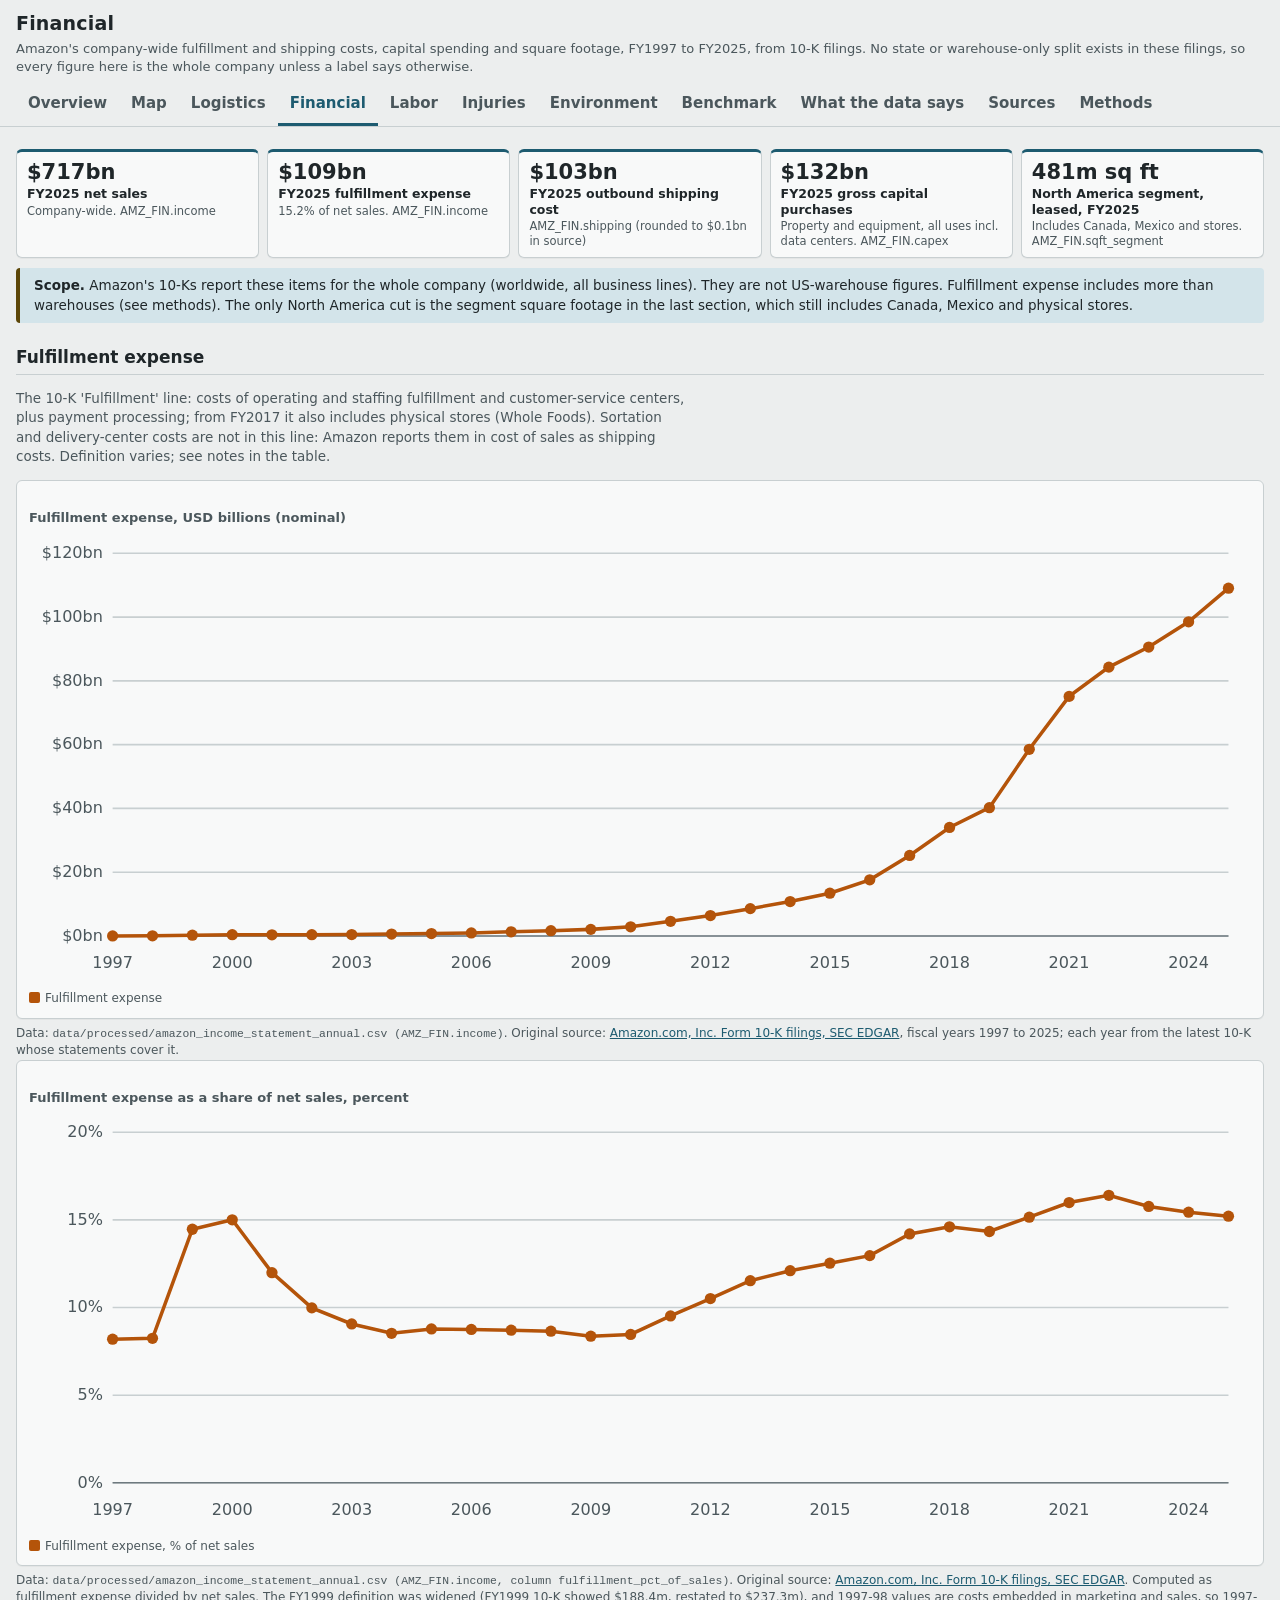
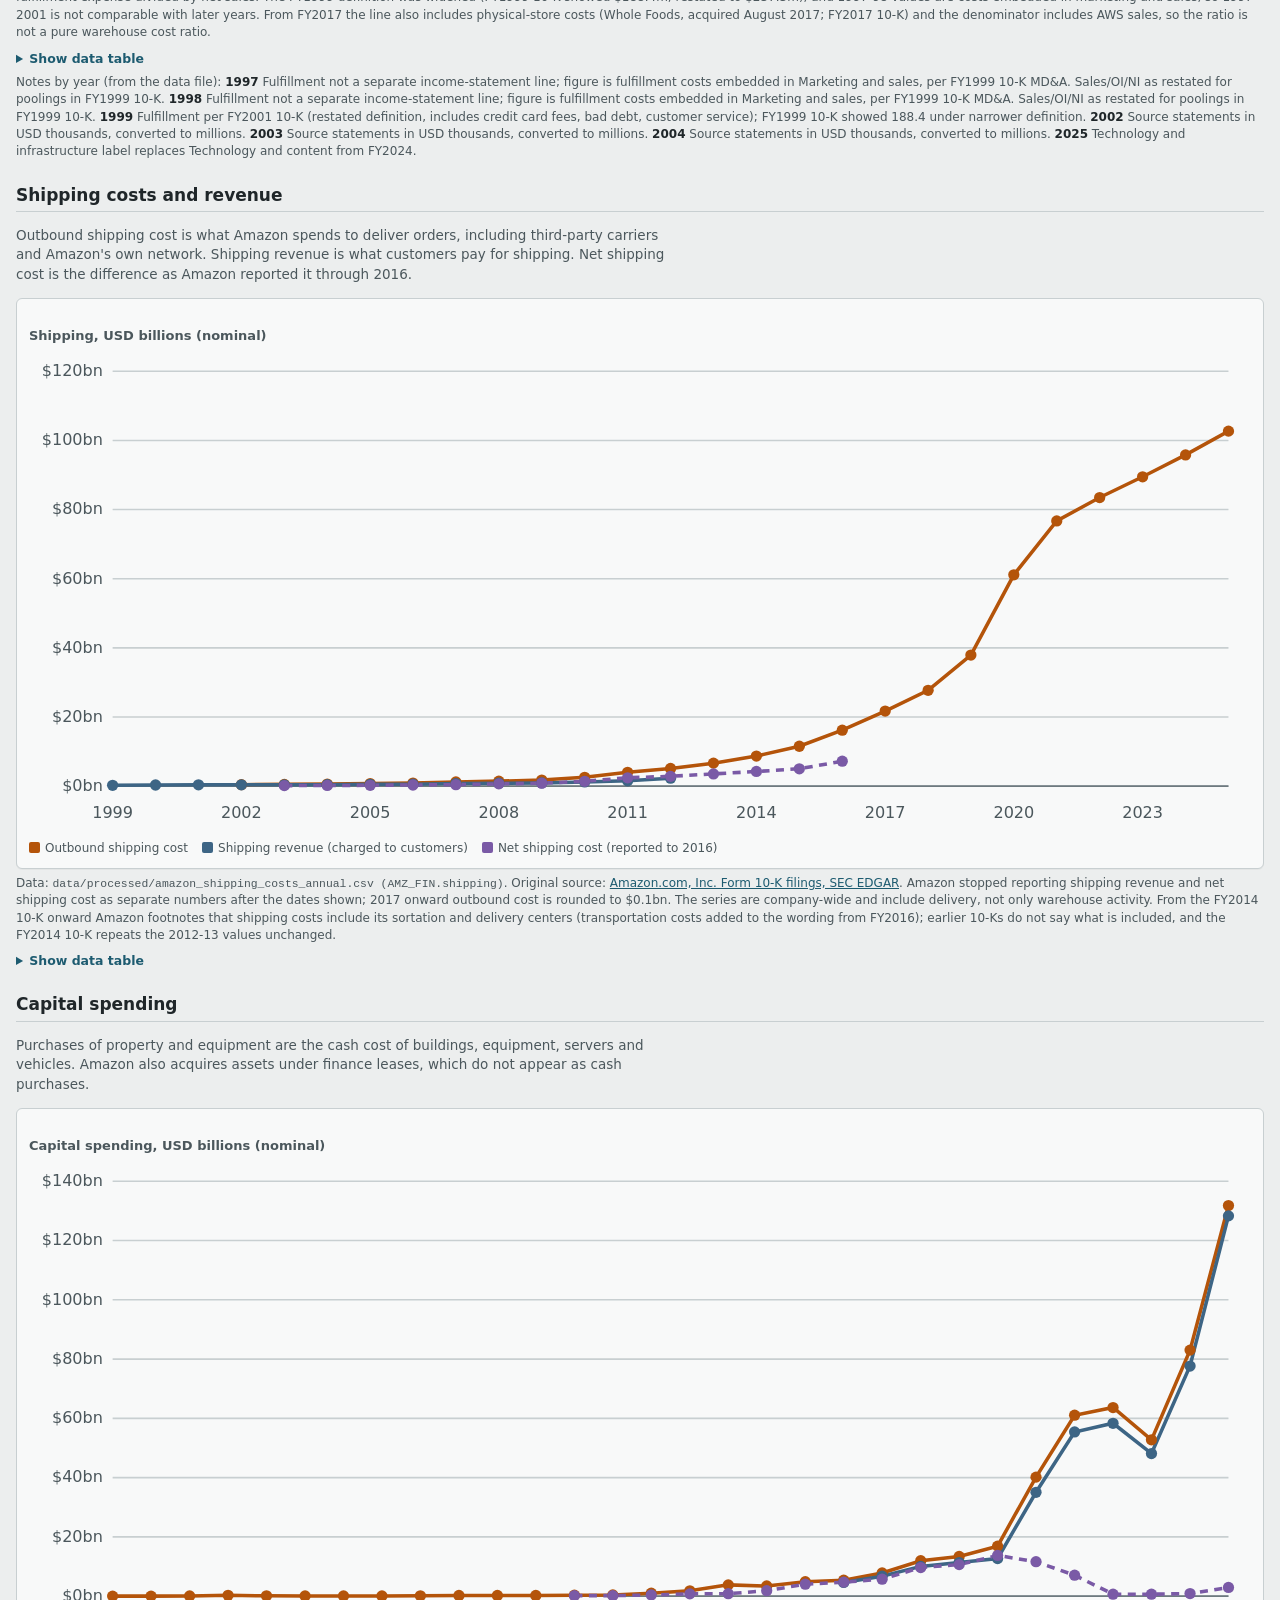
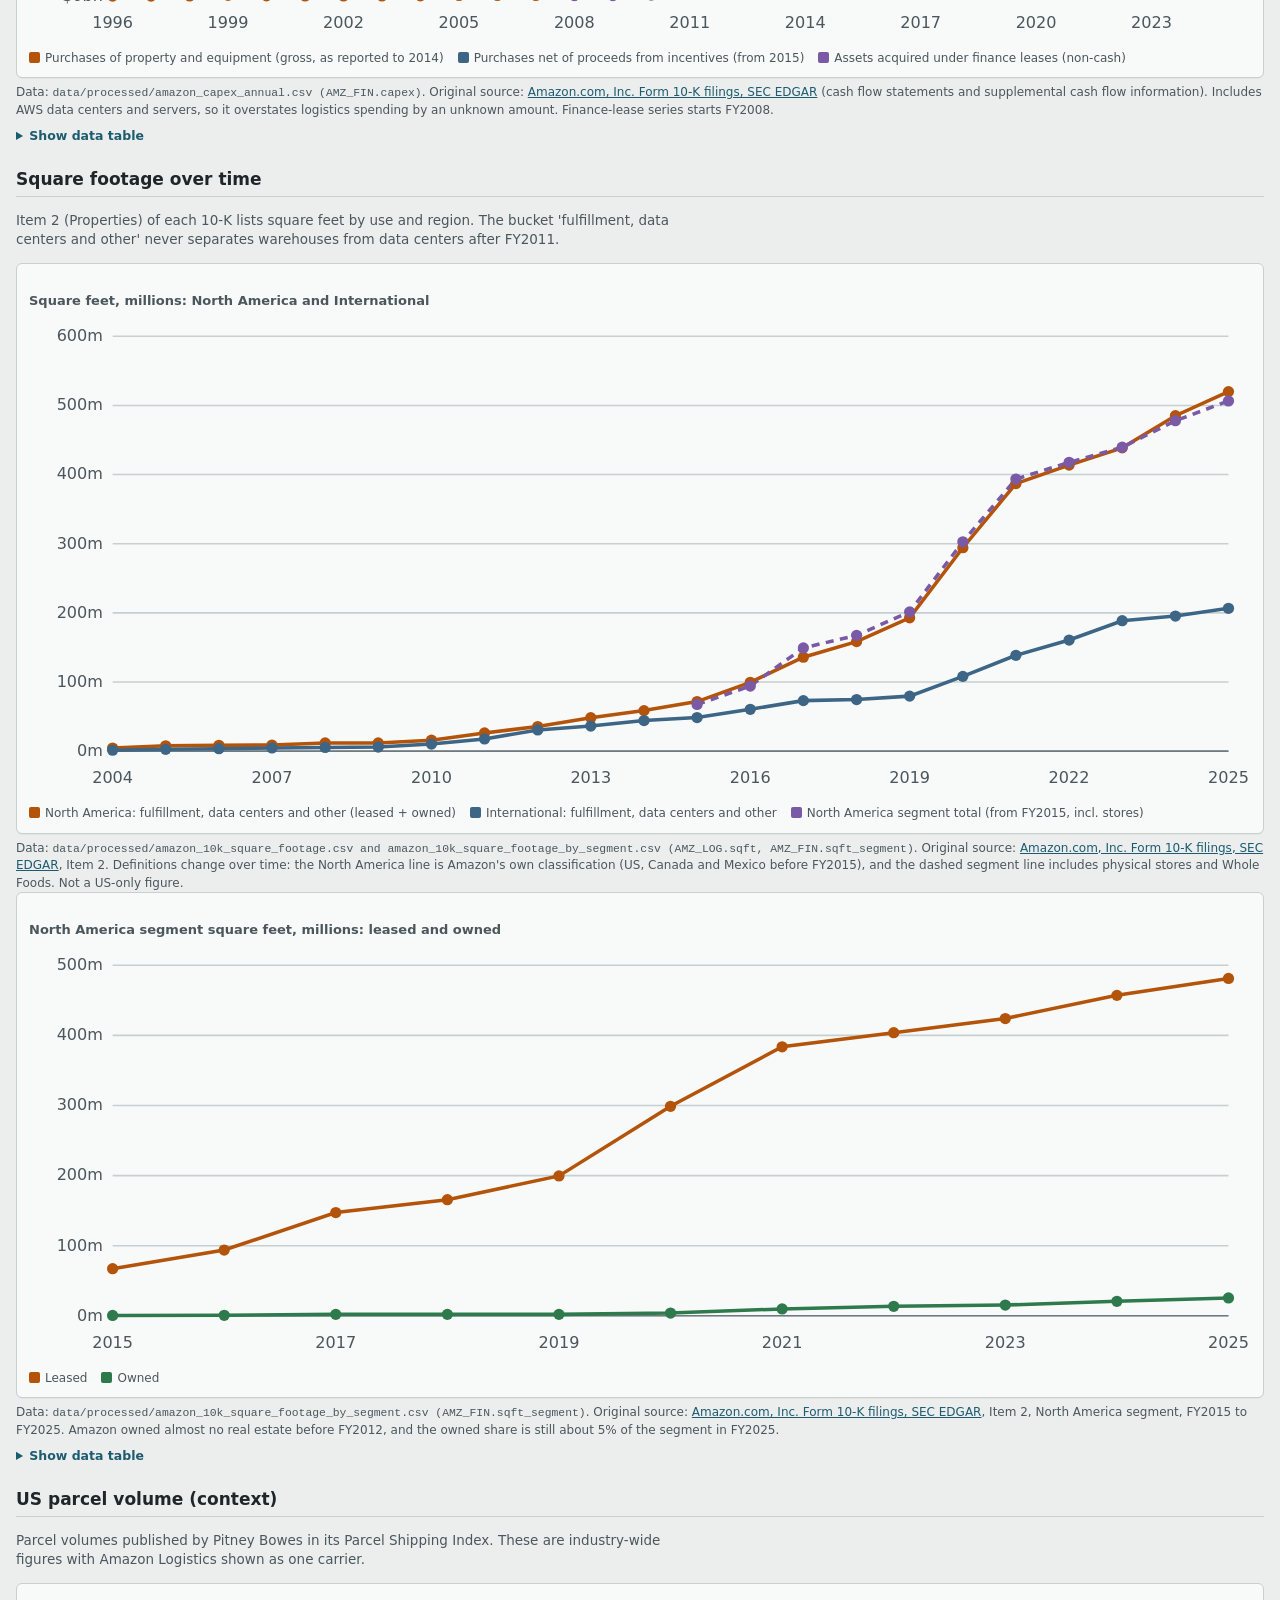
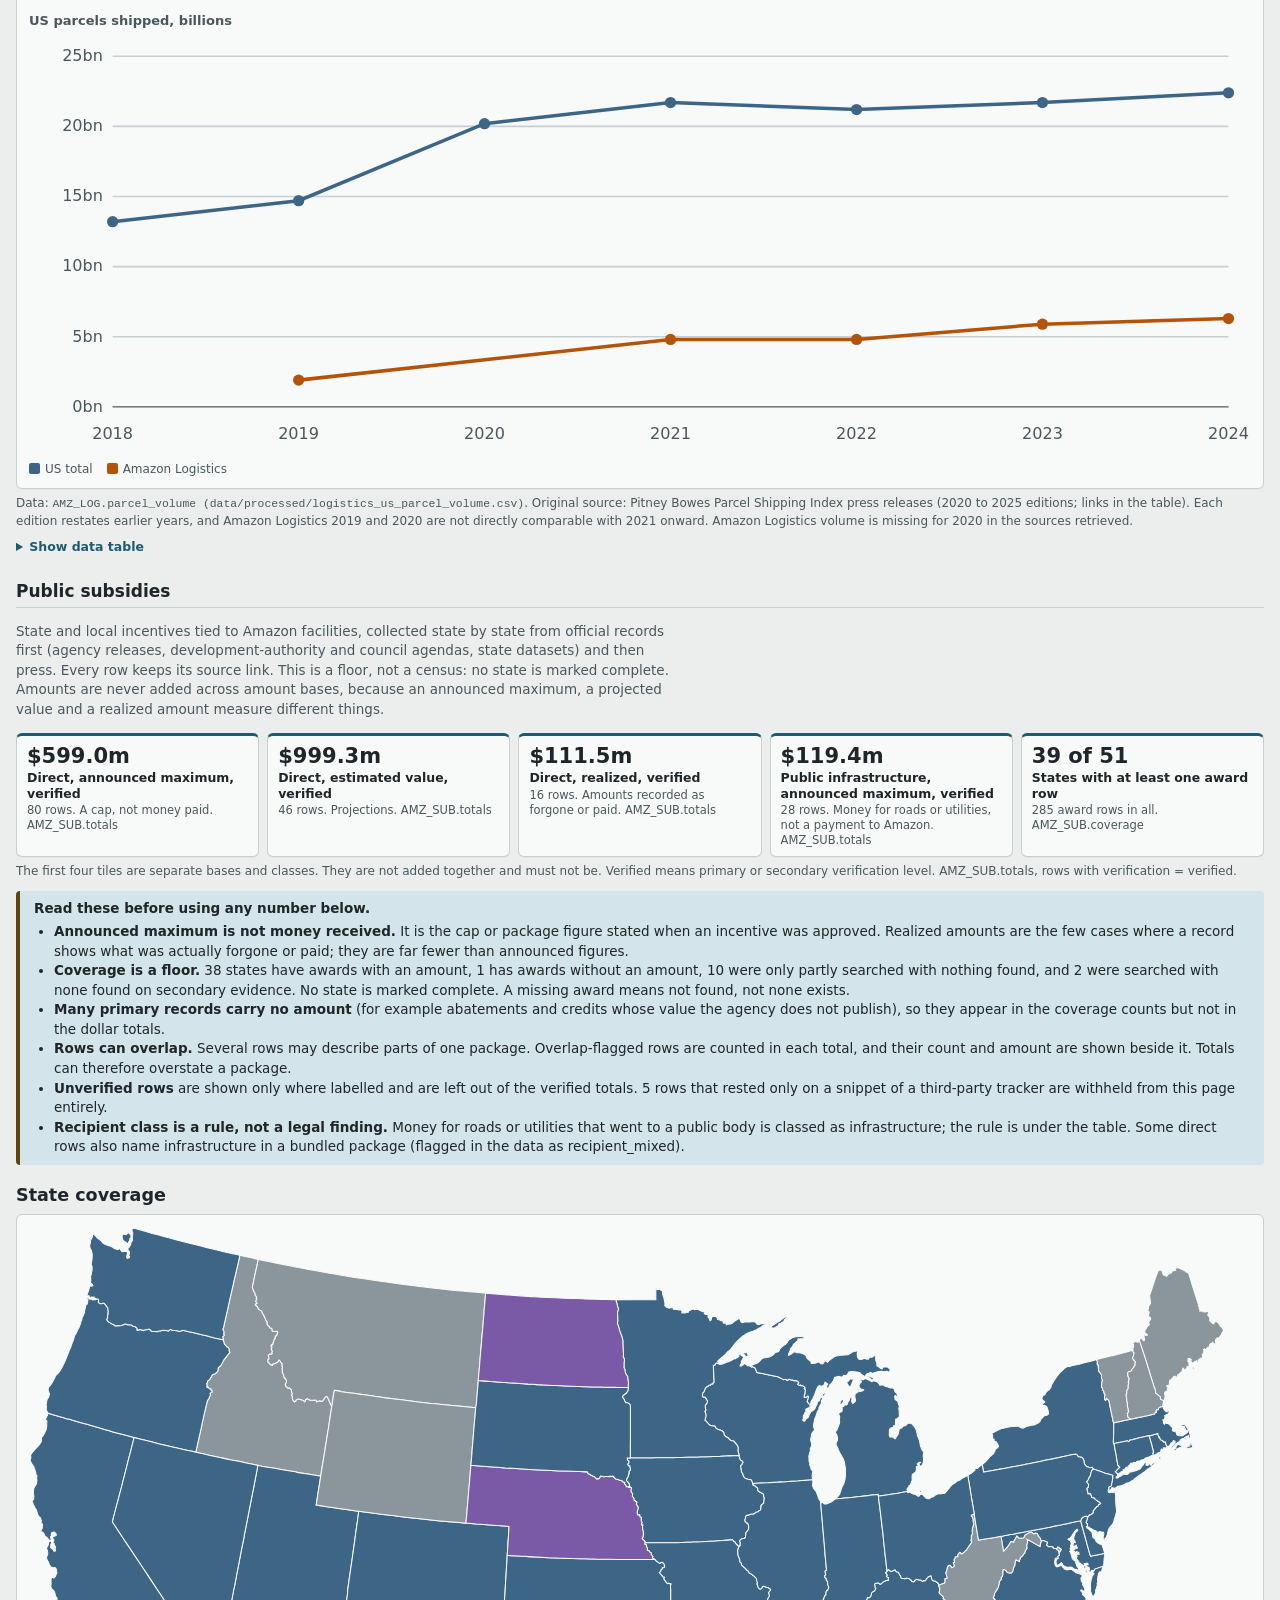
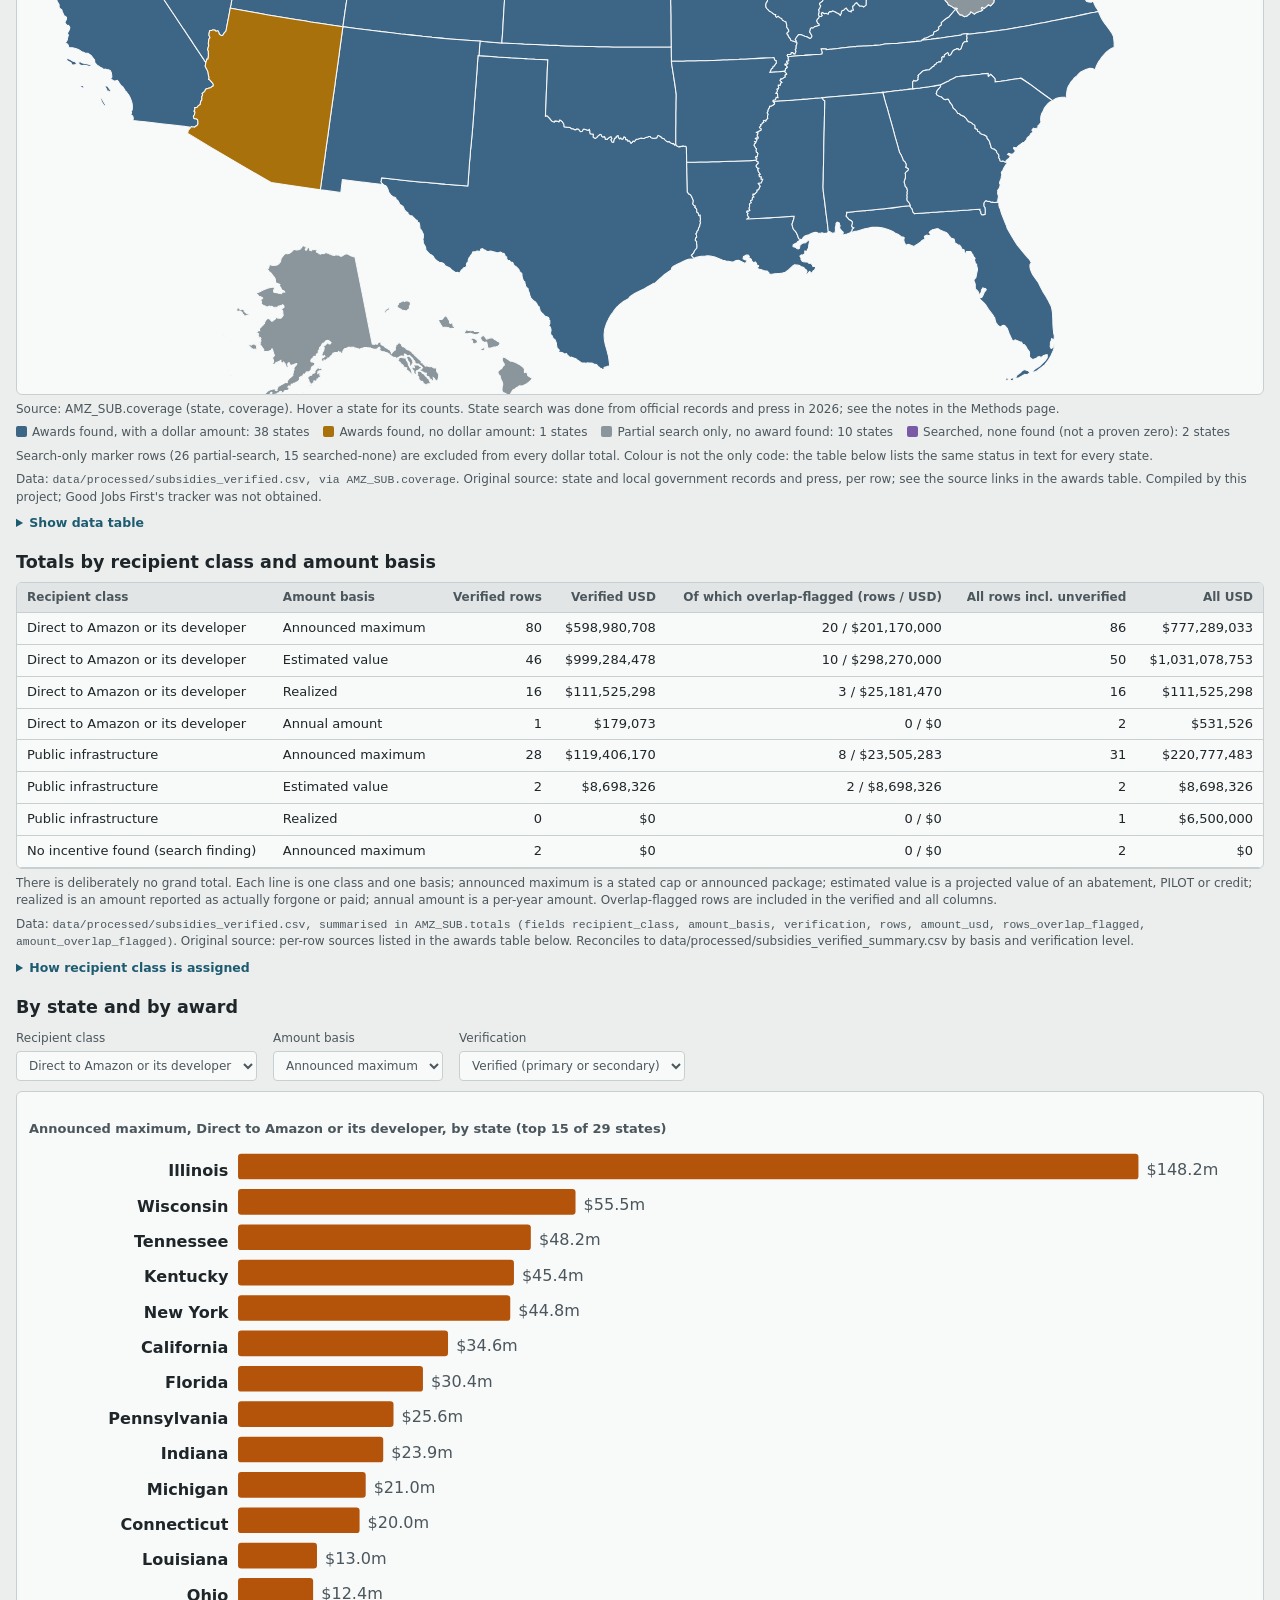
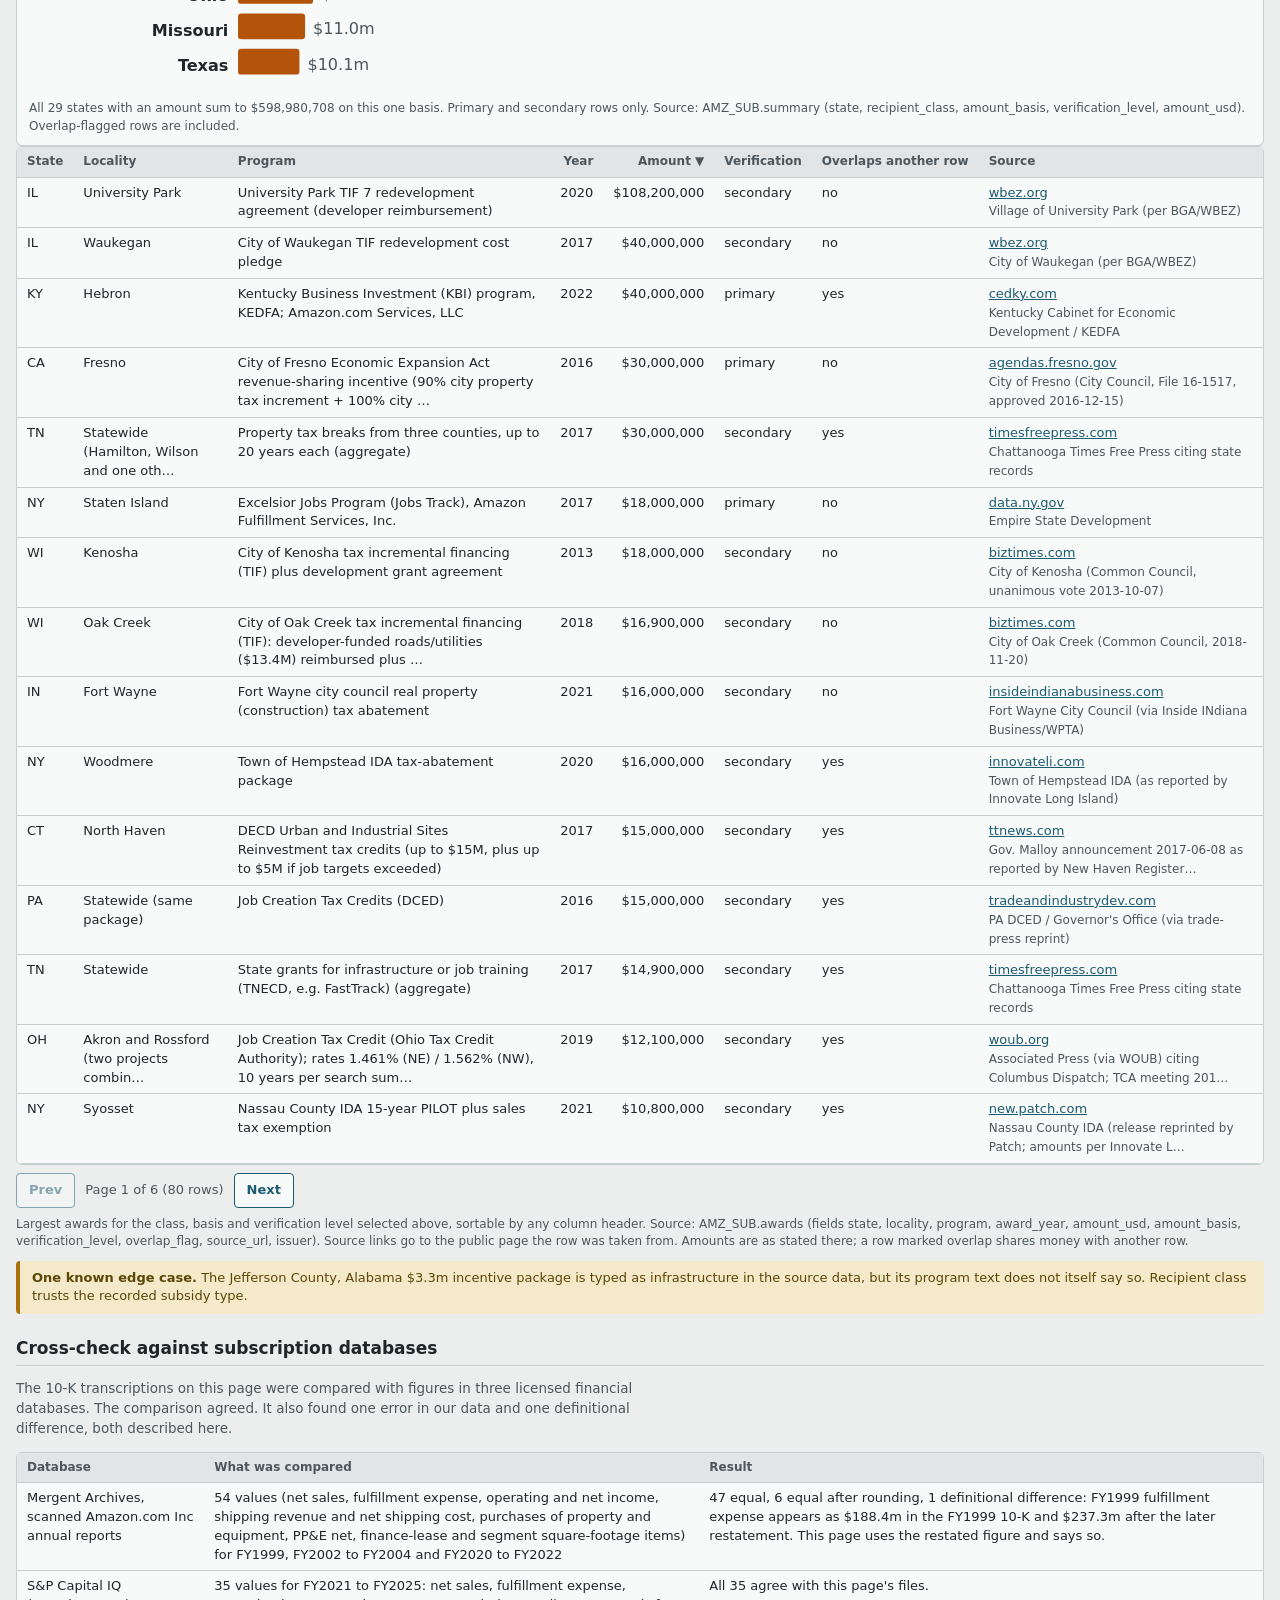
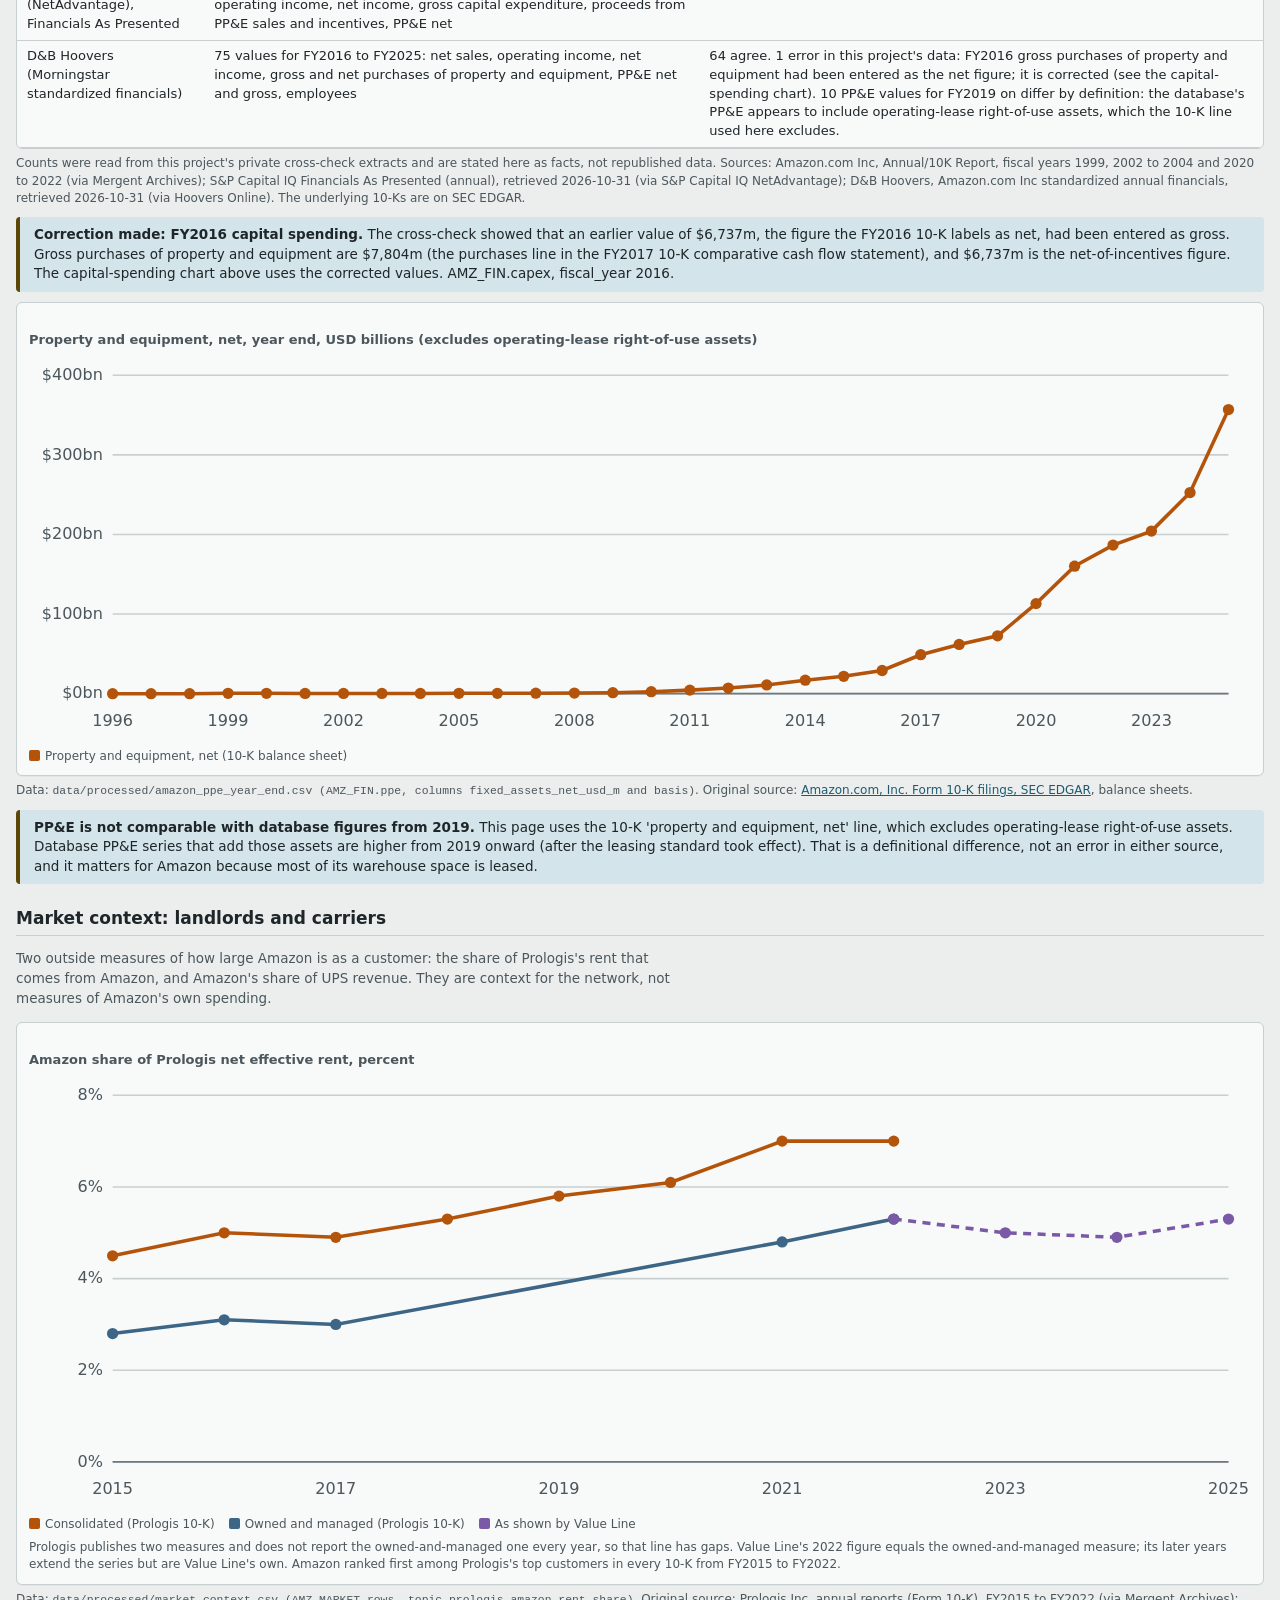
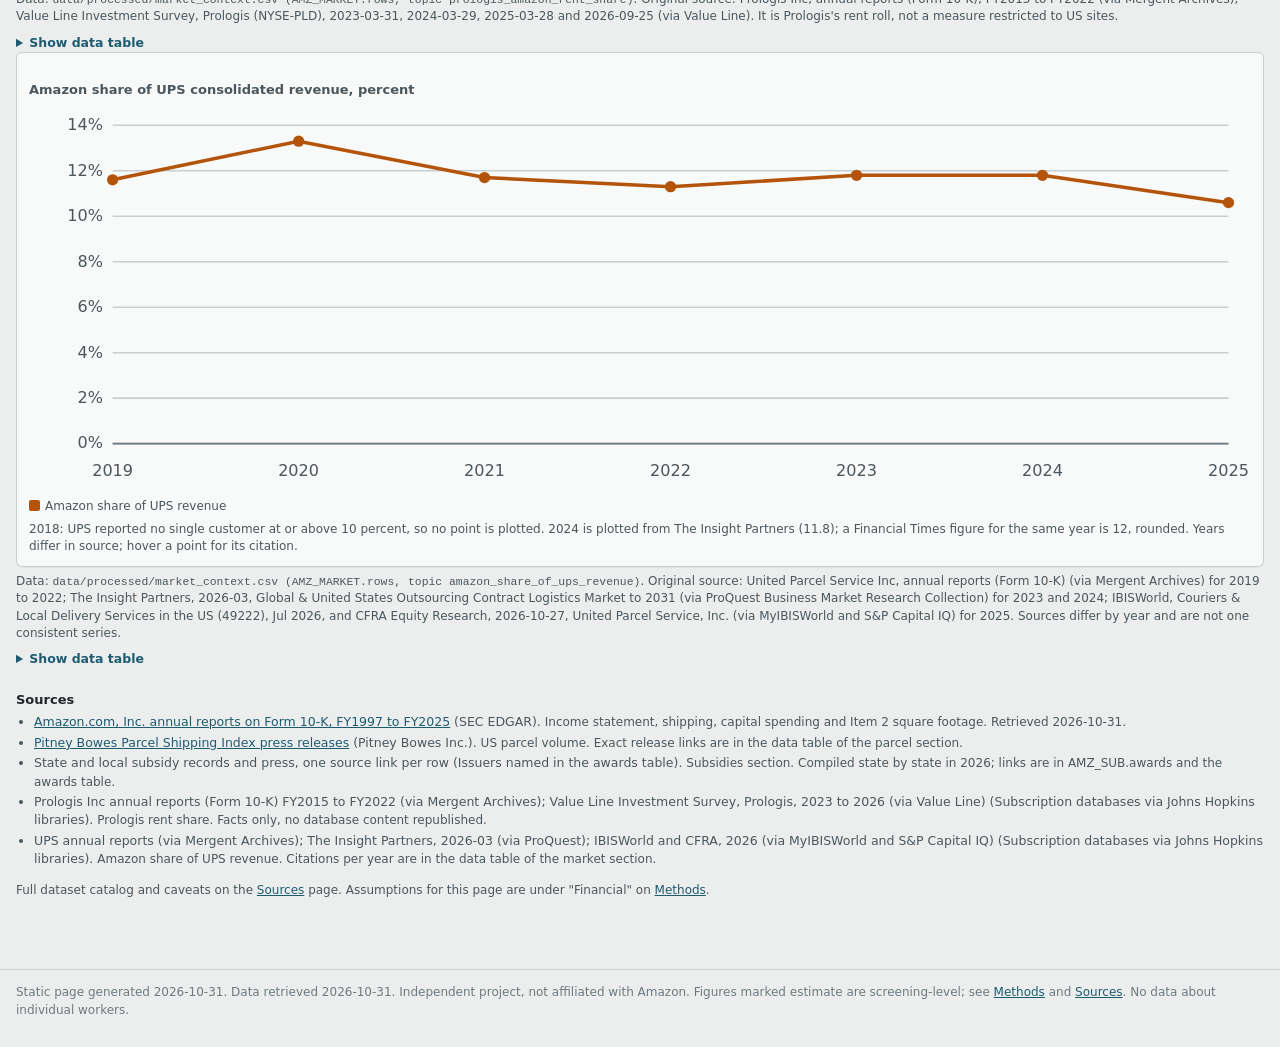
<file: financial.html>
<!doctype html>
<html lang="en">
<head>
<meta charset="utf-8">
<meta name="viewport" content="width=device-width, initial-scale=1, viewport-fit=cover">
<meta name="claude:viewport-fit-sides" content="cover">
<meta name="robots" content="noindex, nofollow">
<title>Financial</title>
<link rel="stylesheet" href="assets/style.css">
<link rel="stylesheet" href="assets/financial.css">
</head>
<body>
<main class="wrap" id="app" data-page="fin"></main>
<script src="assets/data_meta.js"></script>
<script src="assets/data_financial.js"></script>
<script src="assets/data_logistics.js"></script>
<script src="assets/data_sources.js"></script>
<script src="assets/data_subsidies.js"></script>
<script src="assets/data_market.js"></script>
<script src="assets/data_geo.js"></script>
<script src="assets/common.js"></script>
<script src="assets/financial.js"></script>
<script>
(function(){
"use strict";
var A=AMZ, F=AMZ_FIN, L=AMZ_LOG;
A.page({title:"Financial",sub:"Amazon's company-wide fulfillment and shipping costs, capital spending and square footage, FY1997 to FY2025, from 10-K filings. No state or warehouse-only split exists in these filings, so every figure here is the whole company unless a label says otherwise."});
var app=A.$("#app");
var inc=A.rows(F.income), cap=A.rows(F.capex), ship=A.rows(F.shipping), seg=A.rows(F.sqft_segment), lsq=A.rows(L.sqft), par=A.rows(L.parcel_volume);
var last=inc[inc.length-1], lcap=cap[cap.length-1];
function bn(v){return v==null?"":"$"+(Math.abs(v)>=100000?(v/1000).toFixed(0):(v/1000).toFixed(1))+"bn";}
function bnAxis(v){return "$"+A.fmt(v/1000, Math.abs(v)<5000&&v!==0?1:0)+"bn";}
function pts(rows,xk,yk,div,extra){return rows.filter(function(r){return r[yk]!=null;}).map(function(r){return [r[xk],r[yk]/(div||1),extra?extra(r):null];});}
function src(host,file,orig){A.mount(host,'<p class="srcline">Data: <code>'+A.esc(file)+'</code>. Original source: '+orig+'</p>');}
function dtable(host,cols,rows){
  var h='<details class="dt"><summary>Show data table</summary><div class="tw"><table><thead><tr>'+cols.map(function(c){return '<th class="'+(c.n?"n":"")+'">'+A.esc(c.l)+"</th>";}).join("")+"</tr></thead><tbody>"+
    rows.map(function(r){return "<tr>"+cols.map(function(c){var v=r[c.k];return '<td class="'+(c.n?"n":"")+'">'+A.esc(c.f?c.f(v,r):(v==null?"":v))+"</td>";}).join("")+"</tr>";}).join("")+"</tbody></table></div></details>";
  A.mount(host,h);
}
var TENK='<a href="https://www.sec.gov/cgi-bin/browse-edgar?action=getcompany&CIK=1018724&type=10-K" target="_blank" rel="noopener">Amazon.com, Inc. Form 10-K filings, SEC EDGAR</a>';

/* ---- headline tiles ---- */
A.tiles(app,[
 {value:bn(last.net_sales_usd_m),label:"FY2025 net sales",context:"Company-wide. AMZ_FIN.income"},
 {value:bn(last.fulfillment_expense_usd_m),label:"FY2025 fulfillment expense",context:A.fmt(last.fulfillment_pct_of_sales,1)+"% of net sales. AMZ_FIN.income"},
 {value:bn(ship.filter(function(r){return r.fiscal_year===2025&&r.metric==="outbound_shipping_cost";})[0].usd_millions),label:"FY2025 outbound shipping cost",context:"AMZ_FIN.shipping (rounded to $0.1bn in source)"},
 {value:bn(lcap.purchases_of_ppe_gross_usd_m),label:"FY2025 gross capital purchases",context:"Property and equipment, all uses incl. data centers. AMZ_FIN.capex"},
 {value:A.fmt(seg.filter(function(r){return r.fiscal_year===2025&&r.segment==="North America";})[0].leased_sqft_thousands/1000,0)+"m sq ft",label:"North America segment, leased, FY2025",context:"Includes Canada, Mexico and stores. AMZ_FIN.sqft_segment"}
]);
A.caveat(app,"<b>Scope.</b> Amazon's 10-Ks report these items for the whole company (worldwide, all business lines). They are not US-warehouse figures. Fulfillment expense includes more than warehouses (see methods). The only North America cut is the segment square footage in the last section, which still includes Canada, Mexico and physical stores.");

/* ---- fulfillment ---- */
var s1=A.section(app,"fulfil","Fulfillment expense","The 10-K 'Fulfillment' line: costs of operating and staffing fulfillment and customer-service centers, plus payment processing; from FY2017 it also includes physical stores (Whole Foods). Sortation and delivery-center costs are not in this line: Amazon reports them in cost of sales as shipping costs. Definition varies; see notes in the table.");
A.lineChart(s1,{title:"Fulfillment expense, USD billions (nominal)",series:[{name:"Fulfillment expense",color:"var(--cat1)",points:pts(inc,"fiscal_year","fulfillment_expense_usd_m",1000,function(r){return "Net sales "+bn(r.net_sales_usd_m);})}],yFmt:function(v){return "$"+A.fmt(v,0)+"bn";},xFmt:String,height:280});
src(s1,"data/processed/amazon_income_statement_annual.csv (AMZ_FIN.income)",TENK+", fiscal years 1997 to 2025; each year from the latest 10-K whose statements cover it.");
A.lineChart(s1,{title:"Fulfillment expense as a share of net sales, percent",series:[{name:"Fulfillment expense, % of net sales",color:"var(--cat1)",points:pts(inc,"fiscal_year","fulfillment_pct_of_sales",1)}],yFmt:function(v){return v.toFixed(0)+"%";},xFmt:String,height:260,yMin:0});
src(s1,"data/processed/amazon_income_statement_annual.csv (AMZ_FIN.income, column fulfillment_pct_of_sales)",TENK+". Computed as fulfillment expense divided by net sales. The FY1999 definition was widened (FY1999 10-K showed $188.4m, restated to $237.3m), and 1997-98 values are costs embedded in marketing and sales, so 1997-2001 is not comparable with later years. From FY2017 the line also includes physical-store costs (Whole Foods, acquired August 2017; FY2017 10-K) and the denominator includes AWS sales, so the ratio is not a pure warehouse cost ratio.");
dtable(s1,[{k:"fiscal_year",l:"Year"},{k:"net_sales_usd_m",l:"Net sales ($m)",n:1,f:function(v){return A.fmt(v);}},{k:"fulfillment_expense_usd_m",l:"Fulfillment ($m)",n:1,f:function(v){return A.fmt(v);}},{k:"fulfillment_pct_of_sales",l:"% of sales",n:1},{k:"operating_income_usd_m",l:"Operating income ($m)",n:1,f:function(v){return A.fmt(v);}},{k:"source_10k_accession",l:"10-K accession"}],inc);
A.mount(s1,'<p class="cap">Notes by year (from the data file): '+Object.keys(F.income_notes).map(function(y){return "<b>"+y+"</b> "+A.esc(F.income_notes[y]);}).filter(function(x,i,a){return a.indexOf(x)===i;}).join(" ")+"</p>");

/* ---- shipping ---- */
var s2=A.section(app,"ship","Shipping costs and revenue","Outbound shipping cost is what Amazon spends to deliver orders, including third-party carriers and Amazon's own network. Shipping revenue is what customers pay for shipping. Net shipping cost is the difference as Amazon reported it through 2016.");
var onlyM=function(m){return ship.filter(function(r){return r.metric===m;});};
A.lineChart(s2,{title:"Shipping, USD billions (nominal)",series:[
 {name:"Outbound shipping cost",color:"var(--cat1)",points:pts(onlyM("outbound_shipping_cost"),"fiscal_year","usd_millions",1000)},
 {name:"Shipping revenue (charged to customers)",color:"var(--cat2)",points:pts(onlyM("shipping_revenue"),"fiscal_year","usd_millions",1000)},
 {name:"Net shipping cost (reported to 2016)",color:"var(--cat3)",dash:"5 4",points:pts(onlyM("net_shipping_cost"),"fiscal_year","usd_millions",1000)}
],yFmt:function(v){return "$"+A.fmt(v,0)+"bn";},xFmt:String,height:300});
src(s2,"data/processed/amazon_shipping_costs_annual.csv (AMZ_FIN.shipping)",TENK+". Amazon stopped reporting shipping revenue and net shipping cost as separate numbers after the dates shown; 2017 onward outbound cost is rounded to $0.1bn. The series are company-wide and include delivery, not only warehouse activity. From the FY2014 10-K onward Amazon footnotes that shipping costs include its sortation and delivery centers (transportation costs added to the wording from FY2016); earlier 10-Ks do not say what is included, and the FY2014 10-K repeats the 2012-13 values unchanged.");
dtable(s2,[{k:"fiscal_year",l:"Year"},{k:"metric",l:"Metric"},{k:"usd_millions",l:"USD millions",n:1,f:function(v){return A.fmt(v,1);}},{k:"source",l:"Source filing"}],ship.slice().sort(function(a,b){return a.fiscal_year-b.fiscal_year||(a.metric<b.metric?-1:1);}));

/* ---- capex ---- */
var s3=A.section(app,"capex","Capital spending","Purchases of property and equipment are the cash cost of buildings, equipment, servers and vehicles. Amazon also acquires assets under finance leases, which do not appear as cash purchases.");
A.lineChart(s3,{title:"Capital spending, USD billions (nominal)",series:[
 {name:"Purchases of property and equipment (gross, as reported to 2014)",color:"var(--cat1)",points:pts(cap,"fiscal_year","purchases_of_ppe_gross_usd_m",1000)},
 {name:"Purchases net of proceeds from incentives (from 2015)",color:"var(--cat2)",points:pts(cap,"fiscal_year","purchases_net_of_proceeds_incentives_usd_m",1000)},
 {name:"Assets acquired under finance leases (non-cash)",color:"var(--cat3)",dash:"5 4",points:pts(cap,"fiscal_year","ppe_acquired_under_finance_leases_usd_m",1000)}
],yFmt:function(v){return "$"+A.fmt(v,0)+"bn";},xFmt:String,height:300});
src(s3,"data/processed/amazon_capex_annual.csv (AMZ_FIN.capex)",TENK+" (cash flow statements and supplemental cash flow information). Includes AWS data centers and servers, so it overstates logistics spending by an unknown amount. Finance-lease series starts FY2008.");
dtable(s3,[{k:"fiscal_year",l:"Year"},{k:"purchases_of_ppe_gross_usd_m",l:"Gross ($m)",n:1,f:function(v){return A.fmt(v,0);}},{k:"purchases_net_of_proceeds_incentives_usd_m",l:"Net of incentives ($m)",n:1,f:function(v){return A.fmt(v,0);}},{k:"ppe_acquired_under_finance_leases_usd_m",l:"Finance leases ($m)",n:1,f:function(v){return A.fmt(v,0);}},{k:"ppe_recognized_build_to_suit_usd_m",l:"Build-to-suit ($m)",n:1,f:function(v){return A.fmt(v,0);}}],cap);

/* ---- square footage ---- */
var s4=A.section(app,"sqft","Square footage over time","Item 2 (Properties) of each 10-K lists square feet by use and region. The bucket 'fulfillment, data centers and other' never separates warehouses from data centers after FY2011.");
function sq(k){return lsq.filter(function(r){return r[k]!=null;}).map(function(r){return [r.fiscal_year_end_dec31,r[k]/1000];});}
A.lineChart(s4,{title:"Square feet, millions: North America and International",series:[
 {name:"North America: fulfillment, data centers and other (leased + owned)",color:"var(--cat1)",points:sq("na_fulfil_dc_other_total_ksf")},
 {name:"International: fulfillment, data centers and other",color:"var(--cat2)",points:sq("intl_total_ksf")},
 {name:"North America segment total (from FY2015, incl. stores)",color:"var(--cat3)",dash:"5 4",points:sq("na_segment_total_ksf")}
],yFmt:function(v){return A.fmt(v,0)+"m";},xFmt:String,height:300});
src(s4,"data/processed/amazon_10k_square_footage.csv and amazon_10k_square_footage_by_segment.csv (AMZ_LOG.sqft, AMZ_FIN.sqft_segment)",TENK+", Item 2. Definitions change over time: the North America line is Amazon's own classification (US, Canada and Mexico before FY2015), and the dashed segment line includes physical stores and Whole Foods. Not a US-only figure.");
A.lineChart(s4,{title:"North America segment square feet, millions: leased and owned",series:[
 {name:"Leased",color:"var(--cat1)",points:seg.filter(function(r){return r.segment==="North America";}).map(function(r){return [r.fiscal_year,r.leased_sqft_thousands/1000];})},
 {name:"Owned",color:"var(--cat4)",points:seg.filter(function(r){return r.segment==="North America";}).map(function(r){return [r.fiscal_year,r.owned_sqft_thousands/1000];})}
],yFmt:function(v){return A.fmt(v,0)+"m";},xFmt:String,height:260});
src(s4,"data/processed/amazon_10k_square_footage_by_segment.csv (AMZ_FIN.sqft_segment)",TENK+", Item 2, North America segment, FY2015 to FY2025. Amazon owned almost no real estate before FY2012, and the owned share is still about 5% of the segment in FY2025.");
dtable(s4,[{k:"fiscal_year",l:"Year"},{k:"segment",l:"Segment"},{k:"leased_sqft_thousands",l:"Leased (k sq ft)",n:1,f:function(v){return A.fmt(v);}},{k:"owned_sqft_thousands",l:"Owned (k sq ft)",n:1,f:function(v){return A.fmt(v);}}],seg);

/* ---- parcel volume ---- */
var s5=A.section(app,"parcel","US parcel volume (context)","Parcel volumes published by Pitney Bowes in its Parcel Shipping Index. These are industry-wide figures with Amazon Logistics shown as one carrier.");
var tot=par.filter(function(r){return r.carrier==="US total"&&r.volume_billion_parcels!=null;}), al=par.filter(function(r){return r.carrier==="Amazon Logistics"&&r.volume_billion_parcels!=null;});
A.lineChart(s5,{title:"US parcels shipped, billions",series:[
 {name:"US total",color:"var(--cat2)",points:tot.map(function(r){return [r.year,r.volume_billion_parcels,"Index edition "+r.index_edition_release_year];})},
 {name:"Amazon Logistics",color:"var(--cat1)",points:al.map(function(r){return [r.year,r.volume_billion_parcels,(r.share_of_volume_pct!=null?r.share_of_volume_pct+"% of US total ("+r.share_basis+"); ":"")+"Index edition "+r.index_edition_release_year];})}
],yFmt:function(v){return A.fmt(v,0)+"bn";},xFmt:String,height:260,yMin:0});
src(s5,"AMZ_LOG.parcel_volume (data/processed/logistics_us_parcel_volume.csv)","Pitney Bowes Parcel Shipping Index press releases (2020 to 2025 editions; links in the table). Each edition restates earlier years, and Amazon Logistics 2019 and 2020 are not directly comparable with 2021 onward. Amazon Logistics volume is missing for 2020 in the sources retrieved.");
dtable(s5,[{k:"year",l:"Year"},{k:"carrier",l:"Carrier"},{k:"volume_billion_parcels",l:"Parcels (bn)",n:1},{k:"share_of_volume_pct",l:"Share (%)",n:1},{k:"share_basis",l:"Share basis"},{k:"index_edition_release_year",l:"Edition"}],par);

/* ---- subsidies, cross-check, market (assets/financial.js) ---- */
FIN_SUBS(app,{src:src,dtable:dtable,tenk:TENK});
A.sources(app,[
 {label:"Amazon.com, Inc. annual reports on Form 10-K, FY1997 to FY2025",url:"https://www.sec.gov/cgi-bin/browse-edgar?action=getcompany&CIK=1018724&type=10-K",publisher:"SEC EDGAR",note:"Income statement, shipping, capital spending and Item 2 square footage. Retrieved 2026-10-31."},
 {label:"Pitney Bowes Parcel Shipping Index press releases",url:"https://www.pitneybowes.com/us/shipping-index.html",publisher:"Pitney Bowes Inc.",note:"US parcel volume. Exact release links are in the data table of the parcel section."},
 {label:"State and local subsidy records and press, one source link per row",publisher:"Issuers named in the awards table",note:"Subsidies section. Compiled state by state in 2026; links are in AMZ_SUB.awards and the awards table."},
 {label:"Prologis Inc annual reports (Form 10-K) FY2015 to FY2022 (via Mergent Archives); Value Line Investment Survey, Prologis, 2023 to 2026 (via Value Line)",publisher:"Subscription databases via Johns Hopkins libraries",note:"Prologis rent share. Facts only, no database content republished."},
 {label:"UPS annual reports (via Mergent Archives); The Insight Partners, 2026-03 (via ProQuest); IBISWorld and CFRA, 2026 (via MyIBISWorld and S&P Capital IQ)",publisher:"Subscription databases via Johns Hopkins libraries",note:"Amazon share of UPS revenue. Citations per year are in the data table of the market section."}
]);
A.mount(app,'<p class="cap">Full dataset catalog and caveats on the <a href="sources.html">Sources</a> page. Assumptions for this page are under "Financial" on <a href="methods.html#m-fin">Methods</a>.</p>');
})();
</script>
<script src="assets/private_loader.js"></script>
</body>
</html>
</file>
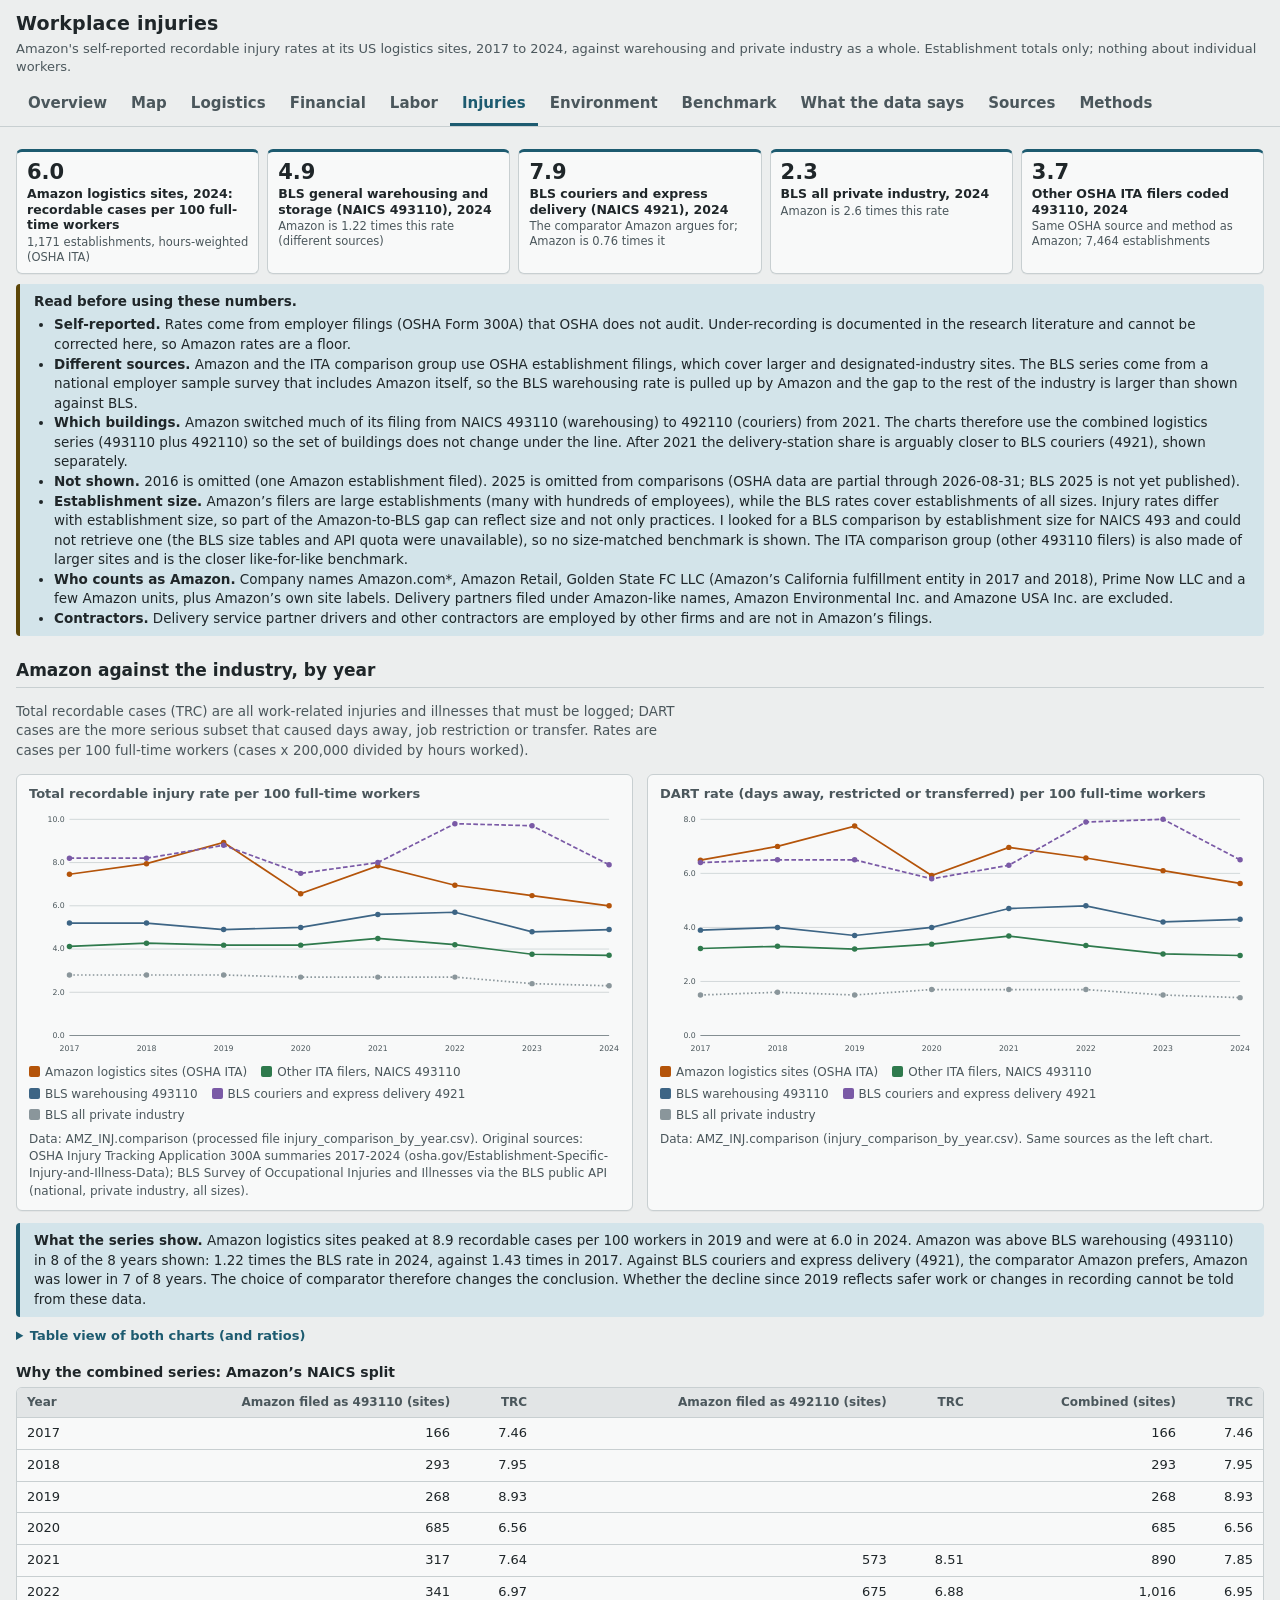
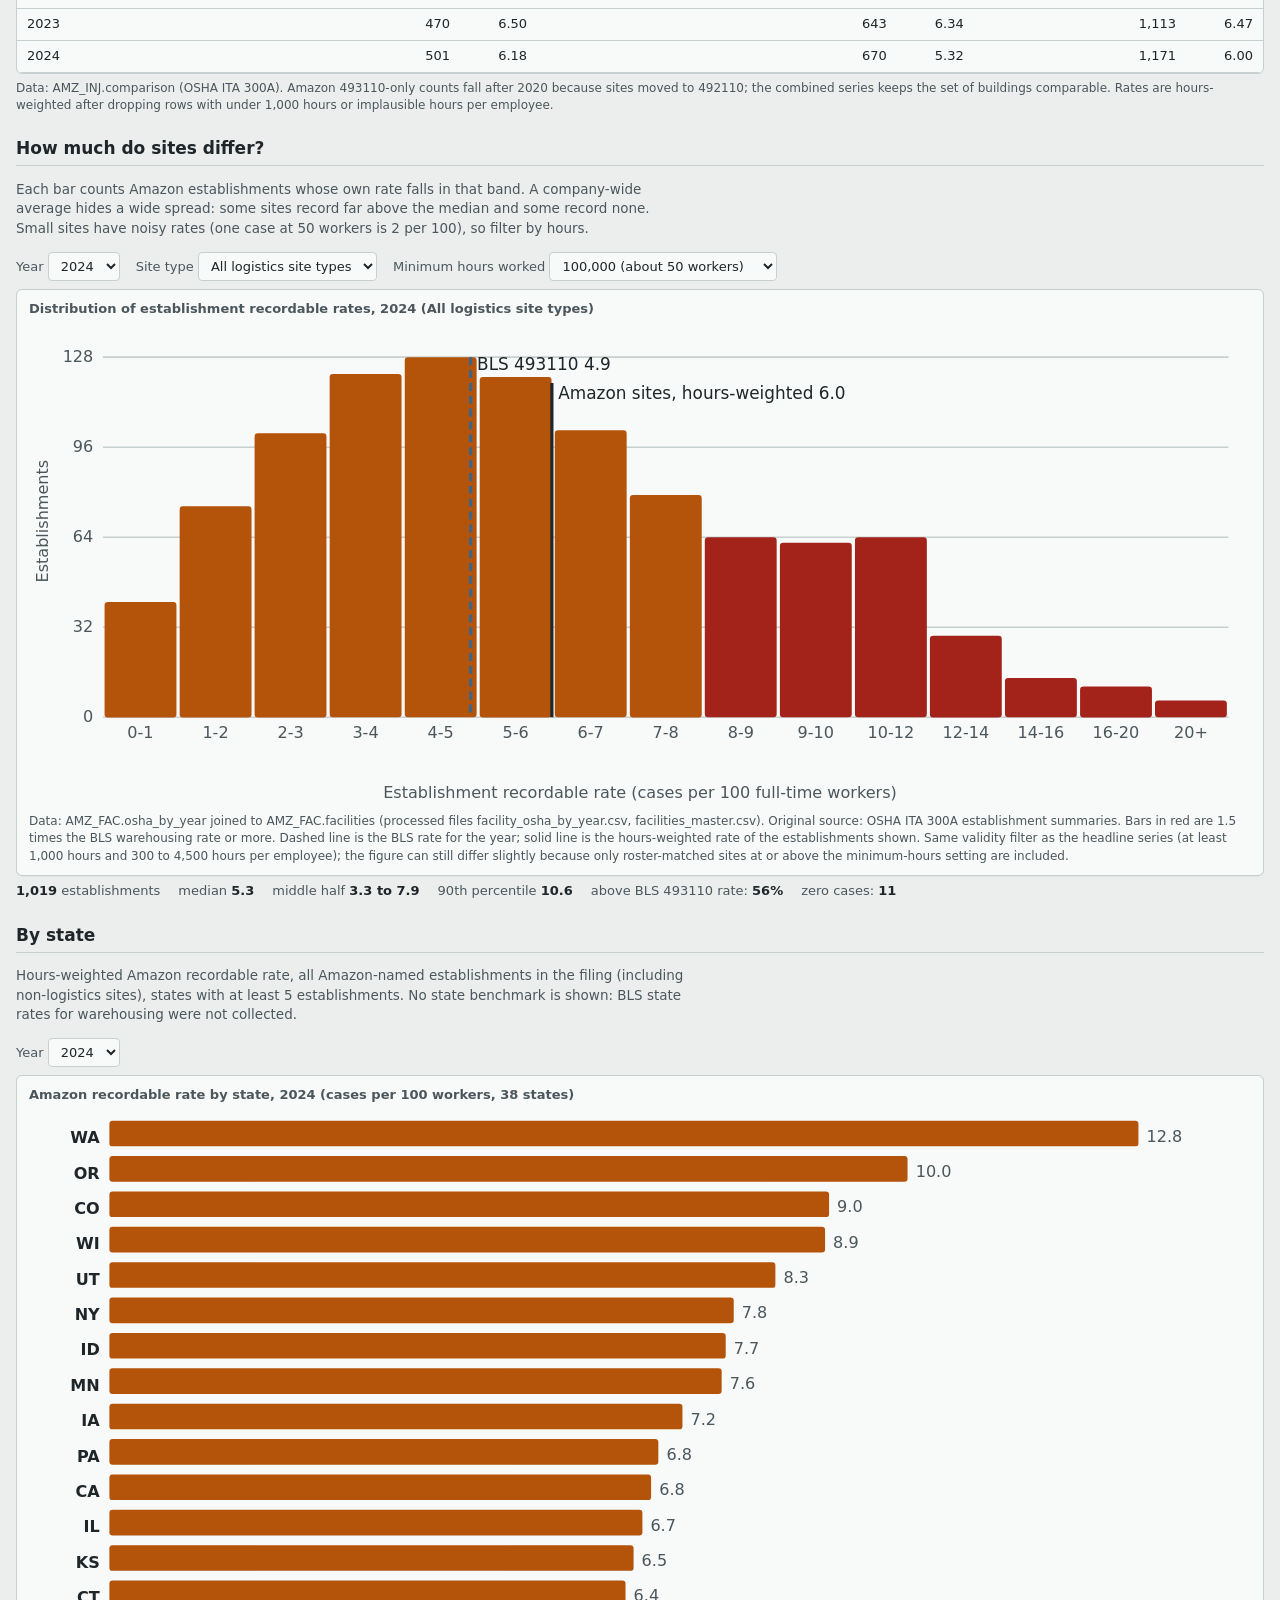
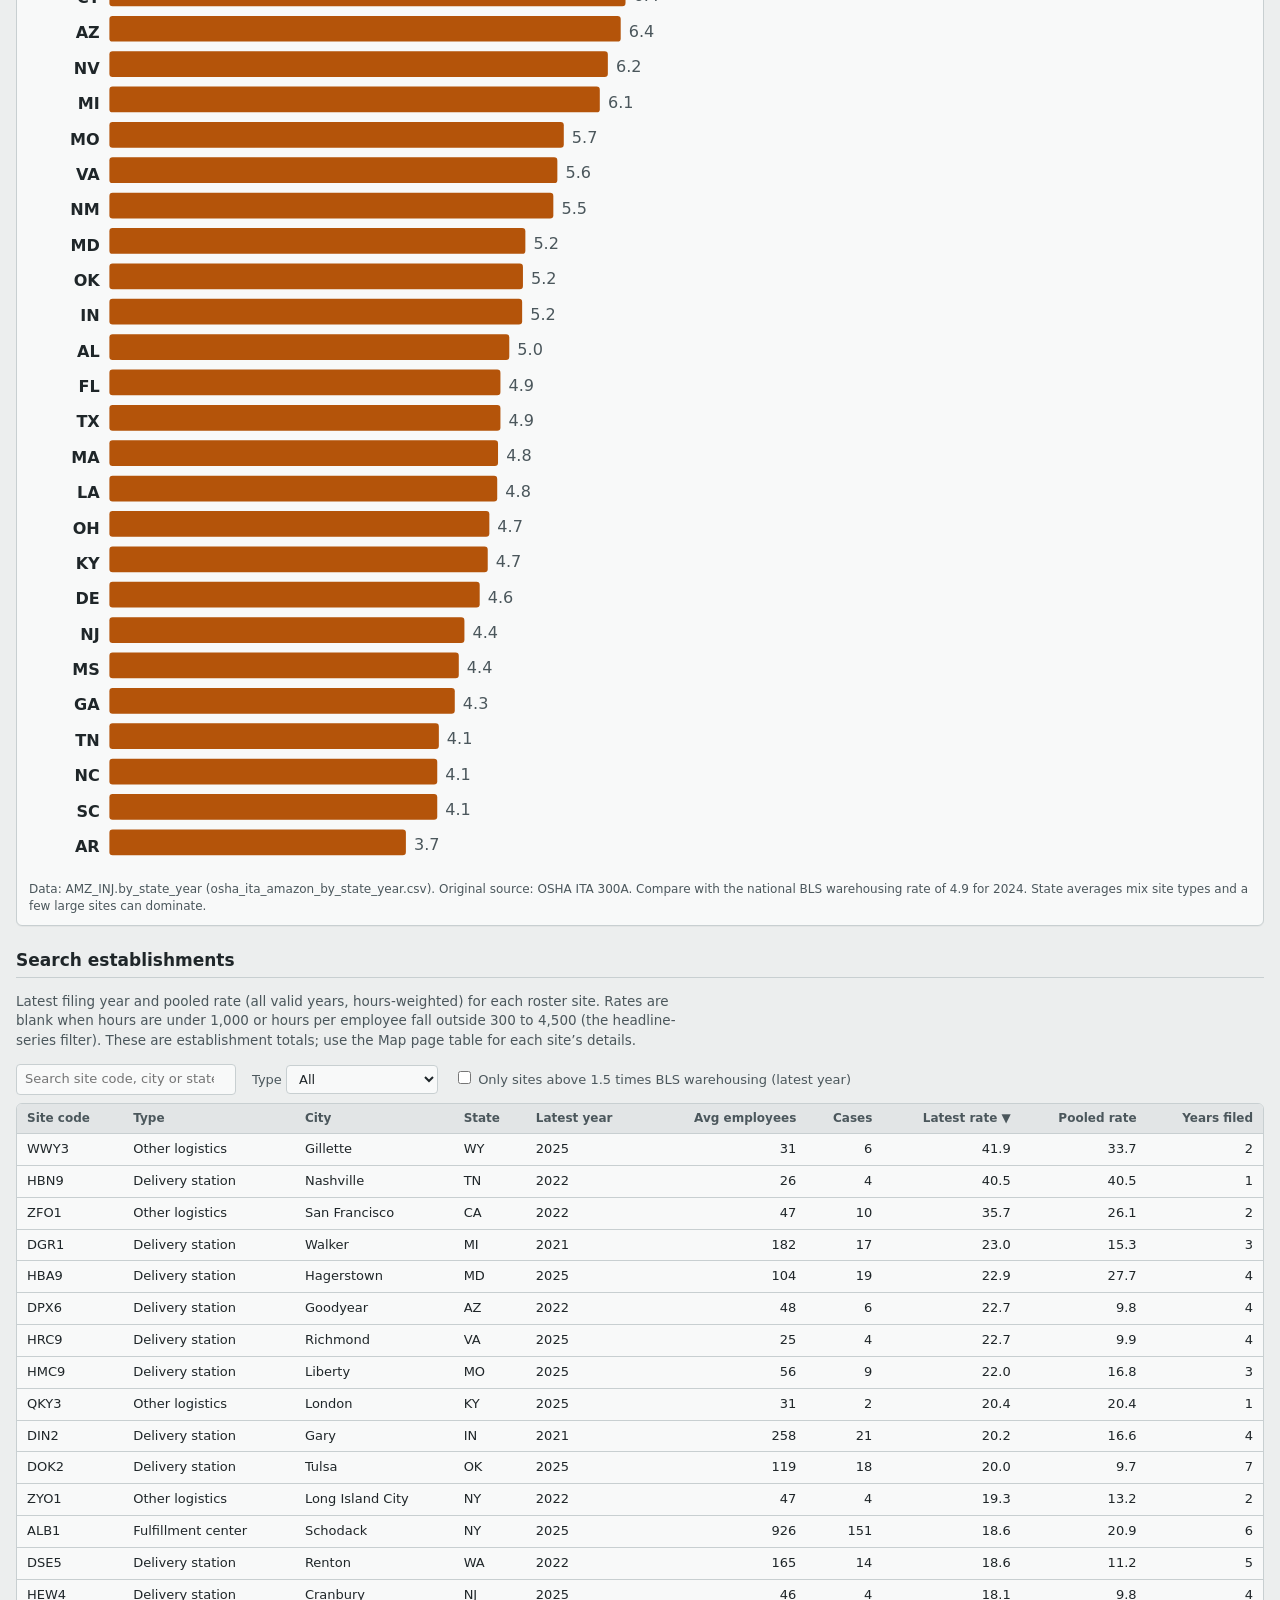
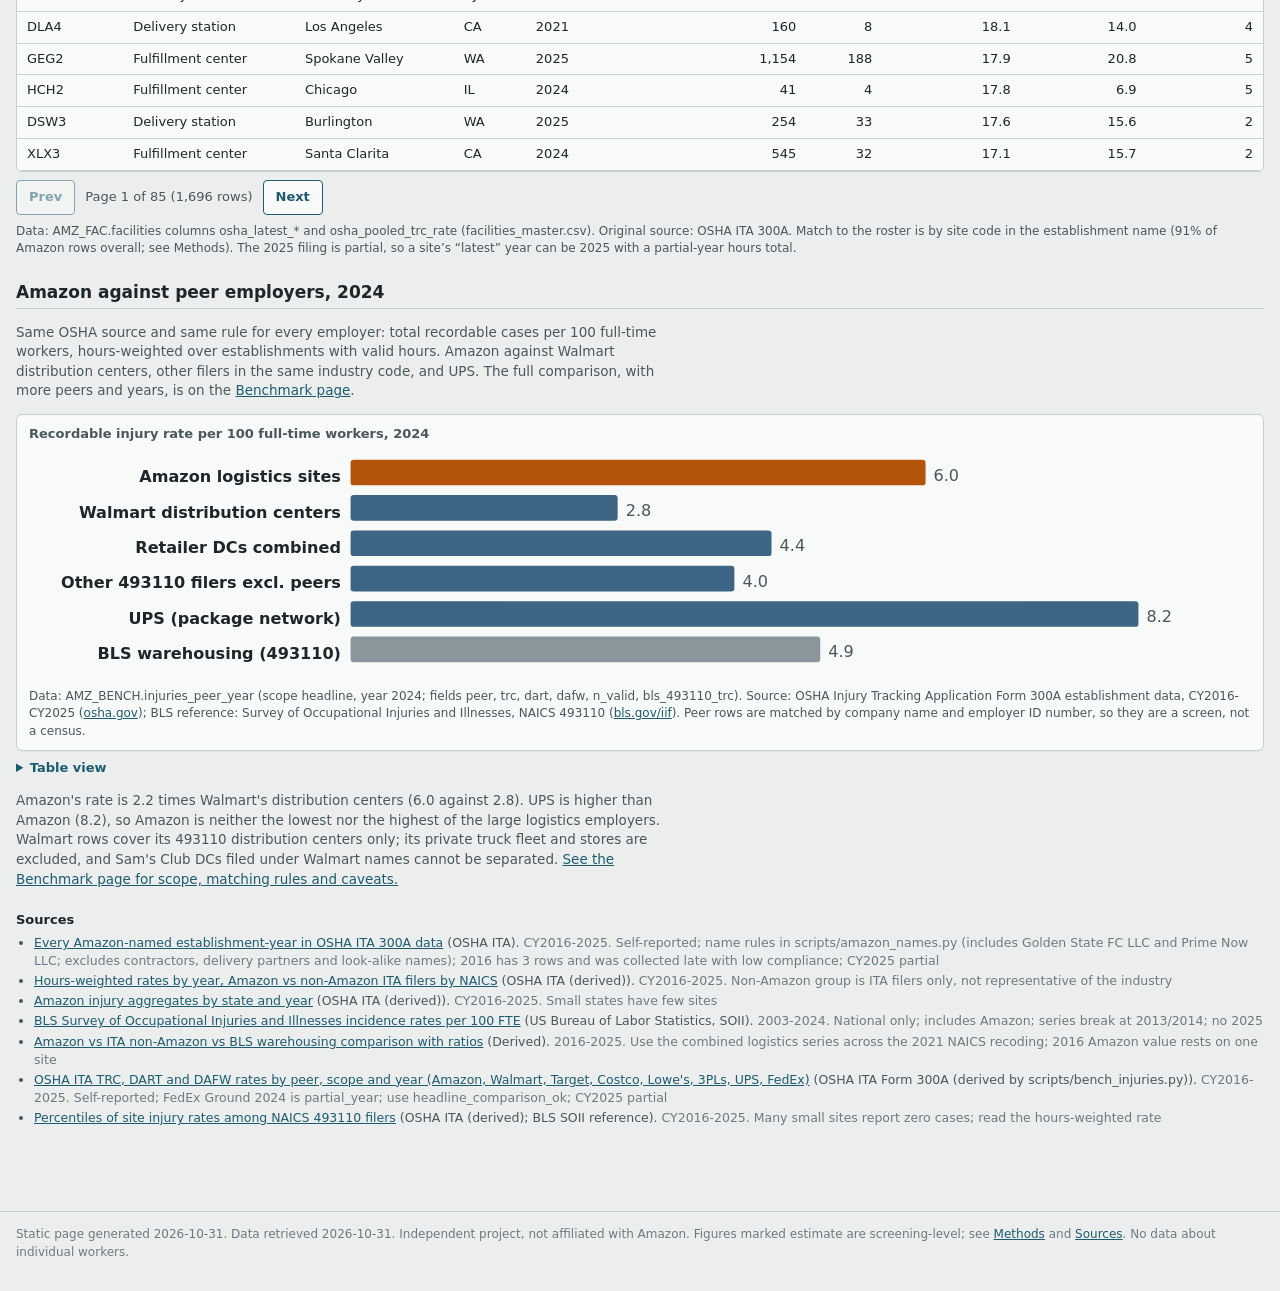
<file: injuries.html>
<!doctype html>
<html lang="en">
<head>
<meta charset="utf-8">
<meta name="viewport" content="width=device-width, initial-scale=1, viewport-fit=cover">
<meta name="claude:viewport-fit-sides" content="cover">
<meta name="robots" content="noindex, nofollow">
<title>Workplace injuries</title>
<link rel="stylesheet" href="assets/style.css">
<link rel="stylesheet" href="assets/injuries.css">
</head>
<body>
<main class="wrap" id="app" data-page="inj"></main>
<script src="assets/data_meta.js"></script>
<script src="assets/data_geo.js"></script>
<script src="assets/data_facilities.js"></script>
<script src="assets/data_injuries.js"></script>
<script src="assets/data_bench.js"></script>
<script src="assets/data_sources.js"></script>
<script src="assets/common.js"></script>
<script>
(function(){
"use strict";
var A=AMZ, I=AMZ_INJ, FA=AMZ_FAC;
A.page({title:"Workplace injuries",sub:"Amazon's self-reported recordable injury rates at its US logistics sites, 2017 to 2024, against warehousing and private industry as a whole. Establishment totals only; nothing about individual workers."});
var app=A.$("#app");
var cmp=A.rows(I.comparison), byY={}; cmp.forEach(function(r){byY[r.year]=r;});
var YRS=cmp.filter(function(r){return r.year>=2017&&r.year<=2024;});
var c24=byY[2024], c17=byY[2017];
function r1(v){return v==null?"n/a":Number(v).toFixed(1);}
function r2(v){return v==null?"n/a":Number(v).toFixed(2);}

/* ---- headline ---- */
A.tiles(app,[
 {value:r1(c24.amz_logistics_trc),label:"Amazon logistics sites, 2024: recordable cases per 100 full-time workers",context:A.fmt(c24.amz_logistics_n)+" establishments, hours-weighted (OSHA ITA)"},
 {value:r1(c24.bls_493110_trc),label:"BLS general warehousing and storage (NAICS 493110), 2024",context:"Amazon is "+(c24.amz_logistics_trc/c24.bls_493110_trc).toFixed(2)+" times this rate (different sources)"},
 {value:r1(c24.bls_4921_trc),label:"BLS couriers and express delivery (NAICS 4921), 2024",context:"The comparator Amazon argues for; Amazon is "+(c24.amz_logistics_trc/c24.bls_4921_trc).toFixed(2)+" times it"},
 {value:r1(c24.bls_private_trc),label:"BLS all private industry, 2024",context:"Amazon is "+(c24.amz_logistics_trc/c24.bls_private_trc).toFixed(1)+" times this rate"},
 {value:r1(c24.ita_nonamz_493110_trc),label:"Other OSHA ITA filers coded 493110, 2024",context:"Same OSHA source and method as Amazon; "+A.fmt(c24.ita_nonamz_493110_n)+" establishments"}
]);
A.caveat(app,'<b>Read before using these numbers.</b><ul>'+
 '<li><b>Self-reported.</b> Rates come from employer filings (OSHA Form 300A) that OSHA does not audit. Under-recording is documented in the research literature and cannot be corrected here, so Amazon rates are a floor.</li>'+
 '<li><b>Different sources.</b> Amazon and the ITA comparison group use OSHA establishment filings, which cover larger and designated-industry sites. The BLS series come from a national employer sample survey that includes Amazon itself, so the BLS warehousing rate is pulled up by Amazon and the gap to the rest of the industry is larger than shown against BLS.</li>'+
 '<li><b>Which buildings.</b> Amazon switched much of its filing from NAICS 493110 (warehousing) to 492110 (couriers) from 2021. The charts therefore use the combined logistics series (493110 plus 492110) so the set of buildings does not change under the line. After 2021 the delivery-station share is arguably closer to BLS couriers (4921), shown separately.</li>'+
 '<li><b>Not shown.</b> 2016 is omitted (one Amazon establishment filed). 2025 is omitted from comparisons (OSHA data are partial through 2026-08-31; BLS 2025 is not yet published).</li>'+
 '<li><b>Establishment size.</b> Amazon&rsquo;s filers are large establishments (many with hundreds of employees), while the BLS rates cover establishments of all sizes. Injury rates differ with establishment size, so part of the Amazon-to-BLS gap can reflect size and not only practices. I looked for a BLS comparison by establishment size for NAICS 493 and could not retrieve one (the BLS size tables and API quota were unavailable), so no size-matched benchmark is shown. The ITA comparison group (other 493110 filers) is also made of larger sites and is the closer like-for-like benchmark.</li>'+
 '<li><b>Who counts as Amazon.</b> Company names Amazon.com*, Amazon Retail, Golden State FC LLC (Amazon&rsquo;s California fulfillment entity in 2017 and 2018), Prime Now LLC and a few Amazon units, plus Amazon&rsquo;s own site labels. Delivery partners filed under Amazon-like names, Amazon Environmental Inc. and Amazone USA Inc. are excluded.</li>'+
 '<li><b>Contractors.</b> Delivery service partner drivers and other contractors are employed by other firms and are not in Amazon&rsquo;s filings.</li></ul>');

/* ---- section 1: trend ---- */
var s1=A.section(app,"trend","Amazon against the industry, by year","Total recordable cases (TRC) are all work-related injuries and illnesses that must be logged; DART cases are the more serious subset that caused days away, job restriction or transfer. Rates are cases per 100 full-time workers (cases x 200,000 divided by hours worked).");
A.mount(s1,'<div class="cols2" id="trendc"></div>');
function ser(name,color,key,dash){return {name:name,color:color,dash:dash,points:YRS.map(function(r){return [r.year,r[key]];})};}
var f1=function(v){return Number(v).toFixed(1);};
A.lineChart("#trendc",{title:"Total recordable injury rate per 100 full-time workers",height:320,yFmt:f1,series:[
 ser("Amazon logistics sites (OSHA ITA)","var(--cat1)","amz_logistics_trc"),
 ser("Other ITA filers, NAICS 493110","var(--cat4)","ita_nonamz_493110_trc"),
 ser("BLS warehousing 493110","var(--cat2)","bls_493110_trc"),
 ser("BLS couriers and express delivery 4921","var(--cat3)","bls_4921_trc","6 3"),
 ser("BLS all private industry","var(--cat6)","bls_private_trc","2 3")],
 caption:"Data: AMZ_INJ.comparison (processed file injury_comparison_by_year.csv). Original sources: OSHA Injury Tracking Application 300A summaries 2017-2024 (osha.gov/Establishment-Specific-Injury-and-Illness-Data); BLS Survey of Occupational Injuries and Illnesses via the BLS public API (national, private industry, all sizes)."});
A.lineChart("#trendc",{title:"DART rate (days away, restricted or transferred) per 100 full-time workers",height:320,yFmt:f1,series:[
 ser("Amazon logistics sites (OSHA ITA)","var(--cat1)","amz_logistics_dart"),
 ser("Other ITA filers, NAICS 493110","var(--cat4)","ita_nonamz_493110_dart"),
 ser("BLS warehousing 493110","var(--cat2)","bls_493110_dart"),
 ser("BLS couriers and express delivery 4921","var(--cat3)","bls_4921_dart","6 3"),
 ser("BLS all private industry","var(--cat6)","bls_private_dart","2 3")],
 caption:"Data: AMZ_INJ.comparison (injury_comparison_by_year.csv). Same sources as the left chart."});
var aboveW=YRS.filter(function(r){return r.amz_logistics_trc>r.bls_493110_trc;}).length, belowC=YRS.filter(function(r){return r.amz_logistics_trc<r.bls_4921_trc;}).length;
var mxr=YRS.reduce(function(a,r){return r.amz_logistics_trc>a.amz_logistics_trc?r:a;},YRS[0]);
A.mount(s1,'<div class="find"><b>What the series show.</b> Amazon logistics sites peaked at '+r1(mxr.amz_logistics_trc)+' recordable cases per 100 workers in '+mxr.year+' and were at '+r1(c24.amz_logistics_trc)+' in 2024. Amazon was above BLS warehousing (493110) in '+aboveW+' of the '+YRS.length+' years shown: '+(c24.amz_logistics_trc/c24.bls_493110_trc).toFixed(2)+' times the BLS rate in 2024, against '+(c17.amz_logistics_trc/c17.bls_493110_trc).toFixed(2)+' times in 2017. Against BLS couriers and express delivery (4921), the comparator Amazon prefers, Amazon was lower in '+belowC+' of '+YRS.length+' years. The choice of comparator therefore changes the conclusion. Whether the decline since 2019 reflects safer work or changes in recording cannot be told from these data.</div>');
var tv='<details class="tv"><summary>Table view of both charts (and ratios)</summary><div class="tw"><table><thead><tr><th>Year</th><th class="n">Amazon sites</th><th class="n">Amazon TRC</th><th class="n">ITA other 493110 TRC</th><th class="n">BLS 493110 TRC</th><th class="n">BLS 4921 TRC</th><th class="n">BLS private TRC</th><th class="n">Amazon / BLS 493110</th><th class="n">Amazon DART</th><th class="n">BLS 493110 DART</th><th class="n">BLS 4921 DART</th></tr></thead><tbody>'+
 YRS.map(function(r){return '<tr><td>'+r.year+'</td><td class="n">'+A.fmt(r.amz_logistics_n)+'</td><td class="n">'+r2(r.amz_logistics_trc)+'</td><td class="n">'+r2(r.ita_nonamz_493110_trc)+'</td><td class="n">'+r1(r.bls_493110_trc)+'</td><td class="n">'+r1(r.bls_4921_trc)+'</td><td class="n">'+r1(r.bls_private_trc)+'</td><td class="n">'+(r.amz_logistics_trc/r.bls_493110_trc).toFixed(2)+'</td><td class="n">'+r2(r.amz_logistics_dart)+'</td><td class="n">'+r1(r.bls_493110_dart)+'</td><td class="n">'+r1(r.bls_4921_dart)+'</td></tr>';}).join('')+
 '</tbody></table></div><p class="cap">Ratios computed here from the table values. BLS rates are published to one decimal. Amazon ratios use the combined 493110+492110 series.</p></details>';
A.mount(s1,tv);
var n=A.mount(s1,'<h3 style="font-size:14px;margin:16px 0 4px">Why the combined series: Amazon&rsquo;s NAICS split</h3>');
A.mount(s1,'<div class="tw"><table><thead><tr><th>Year</th><th class="n">Amazon filed as 493110 (sites)</th><th class="n">TRC</th><th class="n">Amazon filed as 492110 (sites)</th><th class="n">TRC</th><th class="n">Combined (sites)</th><th class="n">TRC</th></tr></thead><tbody>'+
 YRS.map(function(r){return '<tr><td>'+r.year+'</td><td class="n">'+A.fmt(r.amz_493110_n)+'</td><td class="n">'+r2(r.amz_493110_trc)+'</td><td class="n">'+(r.amz_492110_n?A.fmt(r.amz_492110_n):"")+'</td><td class="n">'+(r.amz_492110_trc==null?"":r2(r.amz_492110_trc))+'</td><td class="n">'+A.fmt(r.amz_logistics_n)+'</td><td class="n">'+r2(r.amz_logistics_trc)+'</td></tr>';}).join('')+'</tbody></table></div><p class="cap">Data: AMZ_INJ.comparison (OSHA ITA 300A). Amazon 493110-only counts fall after 2020 because sites moved to 492110; the combined series keeps the set of buildings comparable. Rates are hours-weighted after dropping rows with under 1,000 hours or implausible hours per employee.</p>');

/* ---- section 2: site distribution ---- */
var s2=A.section(app,"dist","How much do sites differ?","Each bar counts Amazon establishments whose own rate falls in that band. A company-wide average hides a wide spread: some sites record far above the median and some record none. Small sites have noisy rates (one case at 50 workers is 2 per 100), so filter by hours.");
var fac={}; A.rows(FA.facilities).forEach(function(f){fac[f.facility_id]=f;});
var oy=A.rows(FA.osha_by_year).filter(function(r){var f=fac[r.facility_id];return f&&r.trc_rate!=null&&(r.rate_valid===true||r.rate_valid==="True"||r.rate_valid==="true");});
var TYPES={all:"All logistics site types",fulfillment_center:"Fulfillment centers",delivery_station:"Delivery stations",sort_center:"Sort centers"};
var yopts=[2017,2018,2019,2020,2021,2022,2023,2024].map(function(y){return '<option value="'+y+'"'+(y===2024?" selected":"")+'>'+y+'</option>';}).join("");
A.mount(s2,'<div class="ctl"><label>Year <select id="hy">'+yopts+'</select></label><label>Site type <select id="ht">'+Object.keys(TYPES).map(function(k){return '<option value="'+k+'">'+TYPES[k]+'</option>';}).join("")+'</select></label><label>Minimum hours worked <select id="hh"><option value="1000">1,000 (all valid)</option><option value="100000" selected>100,000 (about 50 workers)</option><option value="500000">500,000 (about 250 workers)</option></select></label></div><div id="histhost"></div><div class="stats4" id="histstats"></div>');
function quant(a,q){var s=a.slice().sort(function(x,y){return x-y;}),p=(s.length-1)*q,lo=Math.floor(p),hi=Math.ceil(p);return s[lo]+(s[hi]-s[lo])*(p-lo);}
function drawHist(){
  var y=+A.$("#hy").value,t=A.$("#ht").value,mh=+A.$("#hh").value;
  var rs=oy.filter(function(r){return r.year===y&&r.hours>=mh&&(t==="all"||fac[r.facility_id].facility_type===t||(t==="all"));});
  if(t==="all") rs=rs.filter(function(r){var ty=fac[r.facility_id].facility_type;return ty==="fulfillment_center"||ty==="delivery_station"||ty==="sort_center"||ty==="other_logistics"||ty==="air_hub";});
  var host=A.$("#histhost"); host.innerHTML="";
  if(!rs.length){host.innerHTML='<p class="muted">No establishments match.</p>';A.$("#histstats").innerHTML="";return;}
  var rates=rs.map(function(r){return r.trc_rate;});
  var edges=[0,1,2,3,4,5,6,7,8,9,10,12,14,16,20,1e9], lab=function(i){return i===edges.length-2?edges[i]+"+":(i>=10?edges[i]+"-"+edges[i+1]:edges[i]+"-"+edges[i+1]);};
  var cnt=edges.slice(0,-1).map(function(){return 0;});
  rates.forEach(function(v){for(var i=0;i<cnt.length;i++){if(v>=edges[i]&&v<edges[i+1]){cnt[i]++;break;}}});
  var W=760,H=300,m={l:46,r:14,t:20,b:56},mx=Math.max.apply(null,cnt),bw=(W-m.l-m.r)/cnt.length;
  var Yv=function(v){return H-m.b-v/mx*(H-m.t-m.b);};
  var cm=byY[y], bench=cm.bls_493110_trc;
  var g="",ticks=[0,.25,.5,.75,1].map(function(f){return Math.round(mx*f);});
  ticks.forEach(function(v){g+='<line class="gl" x1="'+m.l+'" x2="'+(W-m.r)+'" y1="'+Yv(v)+'" y2="'+Yv(v)+'"/><text x="'+(m.l-6)+'" y="'+(Yv(v)+3)+'" text-anchor="end">'+v+'</text>';});
  // x position of a rate on the irregular bins
  function Xr(v){for(var i=0;i<cnt.length;i++){if(v>=edges[i]&&v<edges[i+1]){return m.l+bw*(i+(i===cnt.length-1?0.5:(v-edges[i])/(edges[i+1]-edges[i])));}}return m.l;}
  cnt.forEach(function(c,i){var x=m.l+bw*i+1;
    g+='<rect class="bar pt'+(edges[i]>=bench*1.5?" hi":"")+'" tabindex="0" x="'+x.toFixed(1)+'" y="'+Yv(c).toFixed(1)+'" width="'+(bw-2).toFixed(1)+'" height="'+(H-m.b-Yv(c)).toFixed(1)+'" rx="2" data-t="'+A.esc("<b>"+lab(i)+" cases per 100 workers</b><br>"+c+" establishments ("+(100*c/rates.length).toFixed(1)+"%)")+'"/><text x="'+(x+(bw-2)/2).toFixed(1)+'" y="'+(H-m.b+13)+'" text-anchor="middle">'+lab(i)+'</text>';});
  var agg=A.sum(rs,function(r){return r.total_cases;})*200000/A.sum(rs,function(r){return r.hours;});
  g+='<line class="ref" x1="'+Xr(bench)+'" x2="'+Xr(bench)+'" y1="'+m.t+'" y2="'+(H-m.b)+'"/><text class="rl" x="'+(Xr(bench)+4)+'" y="'+(m.t+8)+'">BLS 493110 '+r1(bench)+'</text>';
  var ax=Xr(agg);
  g+='<line class="ref2" x1="'+ax+'" x2="'+ax+'" y1="'+(m.t+16)+'" y2="'+(H-m.b)+'"/><text class="rl" x="'+(ax+4)+'" y="'+(m.t+26)+'">Amazon sites, hours-weighted '+agg.toFixed(1)+'</text>';
  g+='<text x="'+(W/2)+'" y="'+(H-6)+'" text-anchor="middle">Establishment recordable rate (cases per 100 full-time workers)</text><text transform="rotate(-90)" x="'+(-(H-m.b)/2)+'" y="12" text-anchor="middle">Establishments</text>';
  host.innerHTML='<div class="card ch hist"><h3>Distribution of establishment recordable rates, '+y+' ('+A.esc(TYPES[t])+')</h3><svg class="rs" viewBox="0 0 '+W+' '+H+'" role="img" aria-label="Histogram of establishment injury rates">'+g+'</svg><p class="cap">Data: AMZ_FAC.osha_by_year joined to AMZ_FAC.facilities (processed files facility_osha_by_year.csv, facilities_master.csv). Original source: OSHA ITA 300A establishment summaries. Bars in red are 1.5 times the BLS warehousing rate or more. Dashed line is the BLS rate for the year; solid line is the hours-weighted rate of the establishments shown. Same validity filter as the headline series (at least 1,000 hours and 300 to 4,500 hours per employee); the figure can still differ slightly because only roster-matched sites at or above the minimum-hours setting are included.</p></div>';
  A.bindTips(host);
  var above=rates.filter(function(v){return v>bench;}).length, zero=rates.filter(function(v){return v===0;}).length;
  A.$("#histstats").innerHTML='<span><b>'+A.fmt(rs.length)+'</b> establishments</span><span>median <b>'+quant(rates,.5).toFixed(1)+'</b></span><span>middle half <b>'+quant(rates,.25).toFixed(1)+' to '+quant(rates,.75).toFixed(1)+'</b></span><span>90th percentile <b>'+quant(rates,.9).toFixed(1)+'</b></span><span>above BLS 493110 rate: <b>'+(100*above/rates.length).toFixed(0)+'%</b></span><span>zero cases: <b>'+zero+'</b></span>';
}
["hy","ht","hh"].forEach(function(id){A.$("#"+id).addEventListener("change",drawHist);});
drawHist();

/* ---- section 3: by state ---- */
var s3=A.section(app,"states","By state","Hours-weighted Amazon recordable rate, all Amazon-named establishments in the filing (including non-logistics sites), states with at least 5 establishments. No state benchmark is shown: BLS state rates for warehousing were not collected.");
var sy=[2017,2018,2019,2020,2021,2022,2023,2024].map(function(y){return '<option value="'+y+'"'+(y===2024?" selected":"")+'>'+y+'</option>';}).join("");
A.mount(s3,'<div class="ctl"><label>Year <select id="sty">'+sy+'</select></label></div><div id="statehost"></div>');
var bsy=A.rows(I.by_state_year);
function drawStates(){
  var y=+A.$("#sty").value, host=A.$("#statehost"); host.innerHTML="";
  var it=bsy.filter(function(r){return r.year===y&&r.n_establishments>=5&&r.trc_rate!=null;}).sort(function(a,b){return b.trc_rate-a.trc_rate;}).map(function(r){return {label:r.state,value:r.trc_rate,color:"var(--cat1)",note:r.n_establishments+" establishments, "+A.fmt(r.avg_employees)+" avg employees"};});
  A.barChart(host,{title:"Amazon recordable rate by state, "+y+" (cases per 100 workers, "+it.length+" states)",items:it,valFmt:function(v){return Number(v).toFixed(1);},labelWidth:50,caption:"Data: AMZ_INJ.by_state_year (osha_ita_amazon_by_state_year.csv). Original source: OSHA ITA 300A. Compare with the national BLS warehousing rate of "+r1(byY[y].bls_493110_trc)+" for "+y+". State averages mix site types and a few large sites can dominate."});
}
A.$("#sty").addEventListener("change",drawStates); drawStates();

/* ---- section 4: establishments table ---- */
var s4=A.section(app,"sites","Search establishments","Latest filing year and pooled rate (all valid years, hours-weighted) for each roster site. Rates are blank when hours are under 1,000 or hours per employee fall outside 300 to 4,500 (the headline-series filter). These are establishment totals; use the Map page table for each site&rsquo;s details.");
A.mount(s4,'<div class="ctl"><input type="search" id="q" placeholder="Search site code, city or state" aria-label="Search establishments"><label>Type <select id="tt"><option value="">All</option><option value="fulfillment_center">Fulfillment center</option><option value="delivery_station">Delivery station</option><option value="sort_center">Sort center</option><option value="air_hub">Air hub</option><option value="other_logistics">Other logistics</option></select></label><label><input type="checkbox" id="hi"> Only sites above 1.5 times BLS warehousing (latest year)</label></div><div id="sitehost"></div>');
var TL={fulfillment_center:"Fulfillment center",delivery_station:"Delivery station",sort_center:"Sort center",air_hub:"Air hub",other_logistics:"Other logistics"};
var all=A.rows(FA.facilities).filter(function(f){return f.osha_matched_year_count>0;});
var tbl=A.table("#sitehost",{rows:all,pageSize:20,sort:"osha_latest_trc_rate",dir:-1,cols:[
 {key:"site_code",label:"Site code"},{key:"facility_type",label:"Type",fmt:function(v){return TL[v]||v;}},{key:"city",label:"City"},{key:"state",label:"State"},
 {key:"osha_latest_year",label:"Latest year"},{key:"osha_latest_employees",label:"Avg employees",num:true,fmt:function(v){return A.fmt(v);}},
 {key:"osha_latest_total_cases",label:"Cases",num:true,fmt:function(v){return A.fmt(v);}},
 {key:"osha_latest_trc_rate",label:"Latest rate",num:true,fmt:function(v){return v==null?"":Number(v).toFixed(1);}},
 {key:"osha_pooled_trc_rate",label:"Pooled rate",num:true,fmt:function(v){return v==null?"":Number(v).toFixed(1);}},
 {key:"osha_matched_year_count",label:"Years filed",num:true}]});
function filt(){
  var q=A.$("#q").value.trim().toLowerCase(),t=A.$("#tt").value,hi=A.$("#hi").checked;
  tbl.setRows(all.filter(function(f){
    if(t&&f.facility_type!==t) return false;
    if(hi){var b=byY[f.osha_latest_year]; if(!b||b.bls_493110_trc==null||f.osha_latest_trc_rate==null||f.osha_latest_trc_rate<1.5*b.bls_493110_trc) return false;}
    return !q||(String(f.site_code||"")+" "+String(f.city||"")+" "+String(f.state||"")).toLowerCase().indexOf(q)>=0;}));
}
["q","tt","hi"].forEach(function(id){A.$("#"+id).addEventListener(id==="q"?"input":"change",filt);});
A.mount(s4,'<p class="cap">Data: AMZ_FAC.facilities columns osha_latest_* and osha_pooled_trc_rate (facilities_master.csv). Original source: OSHA ITA 300A. Match to the roster is by site code in the establishment name (91% of Amazon rows overall; see Methods). The 2025 filing is partial, so a site&rsquo;s &ldquo;latest&rdquo; year can be 2025 with a partial-year hours total.</p>');
A.sources(app,"injuries");
})();
</script>
<script src="assets/injuries.js"></script>
<script src="assets/private_loader.js"></script>
</body>
</html>
</file>
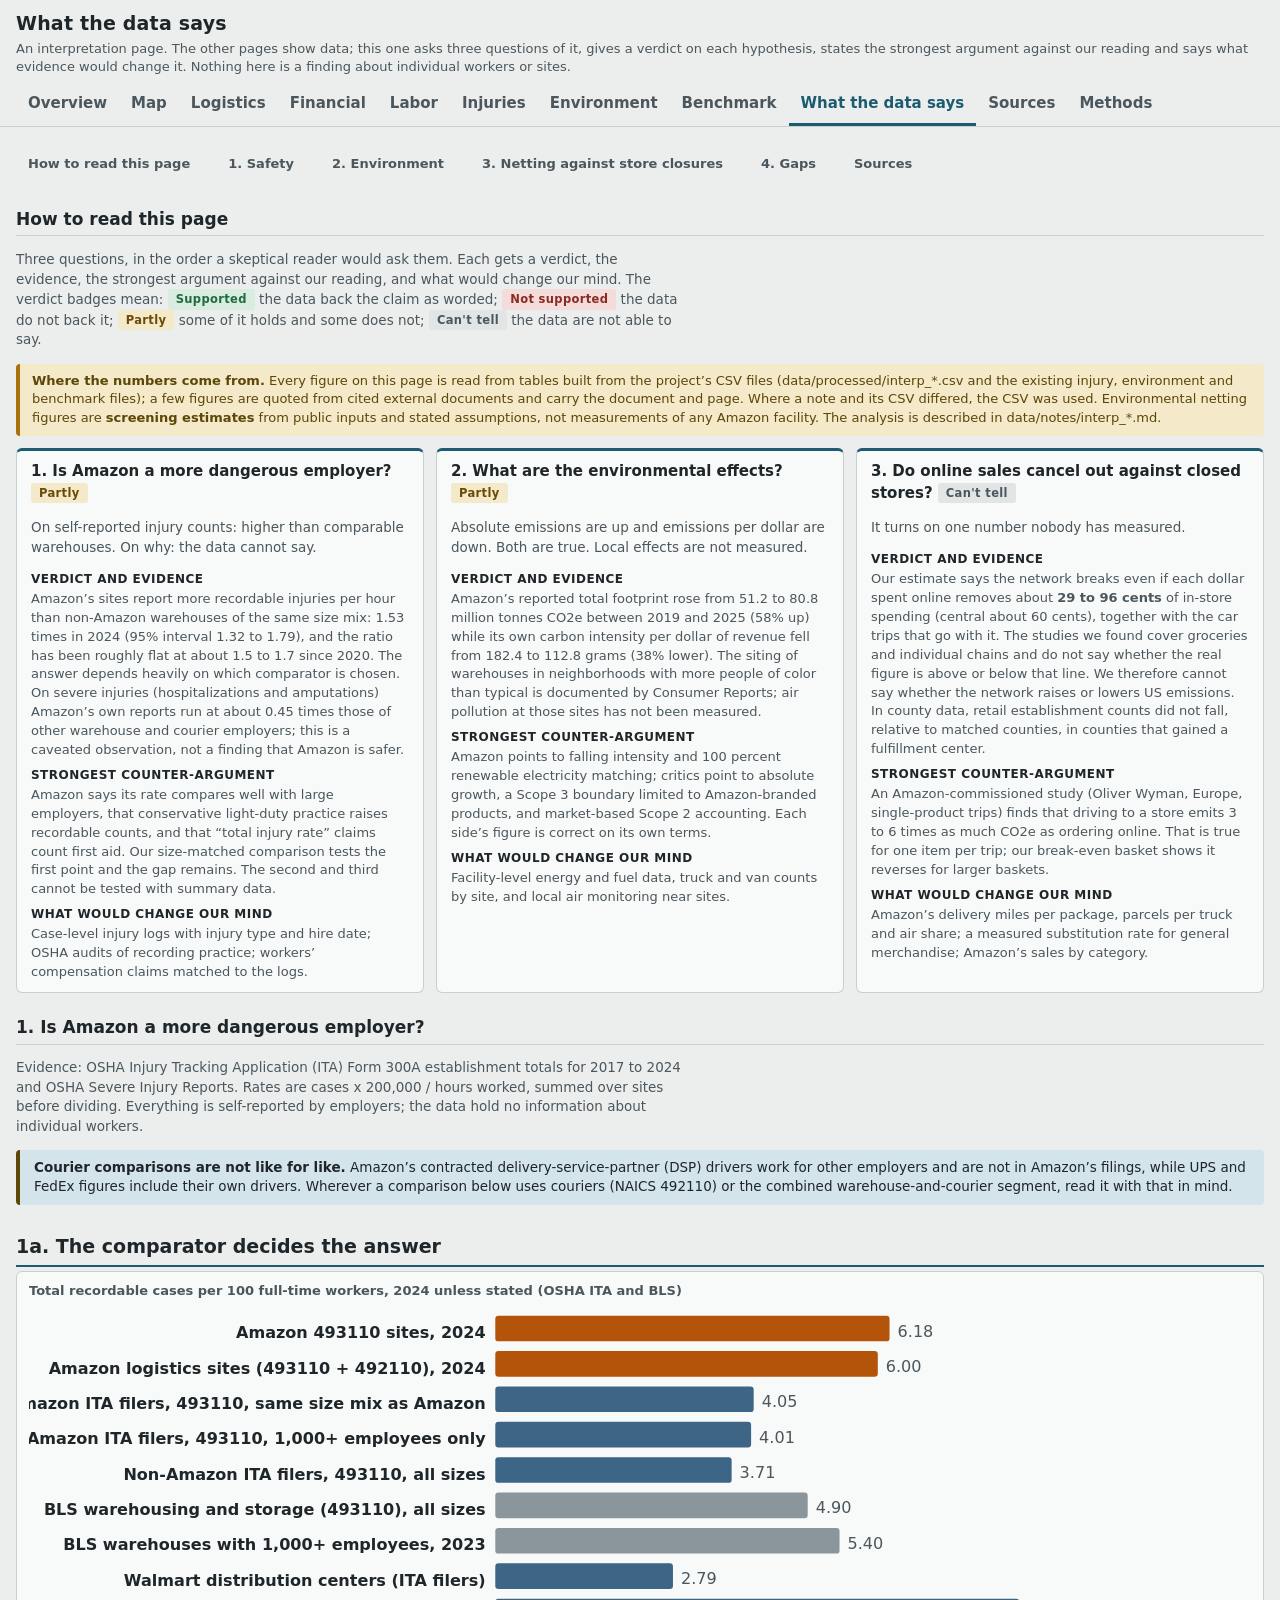
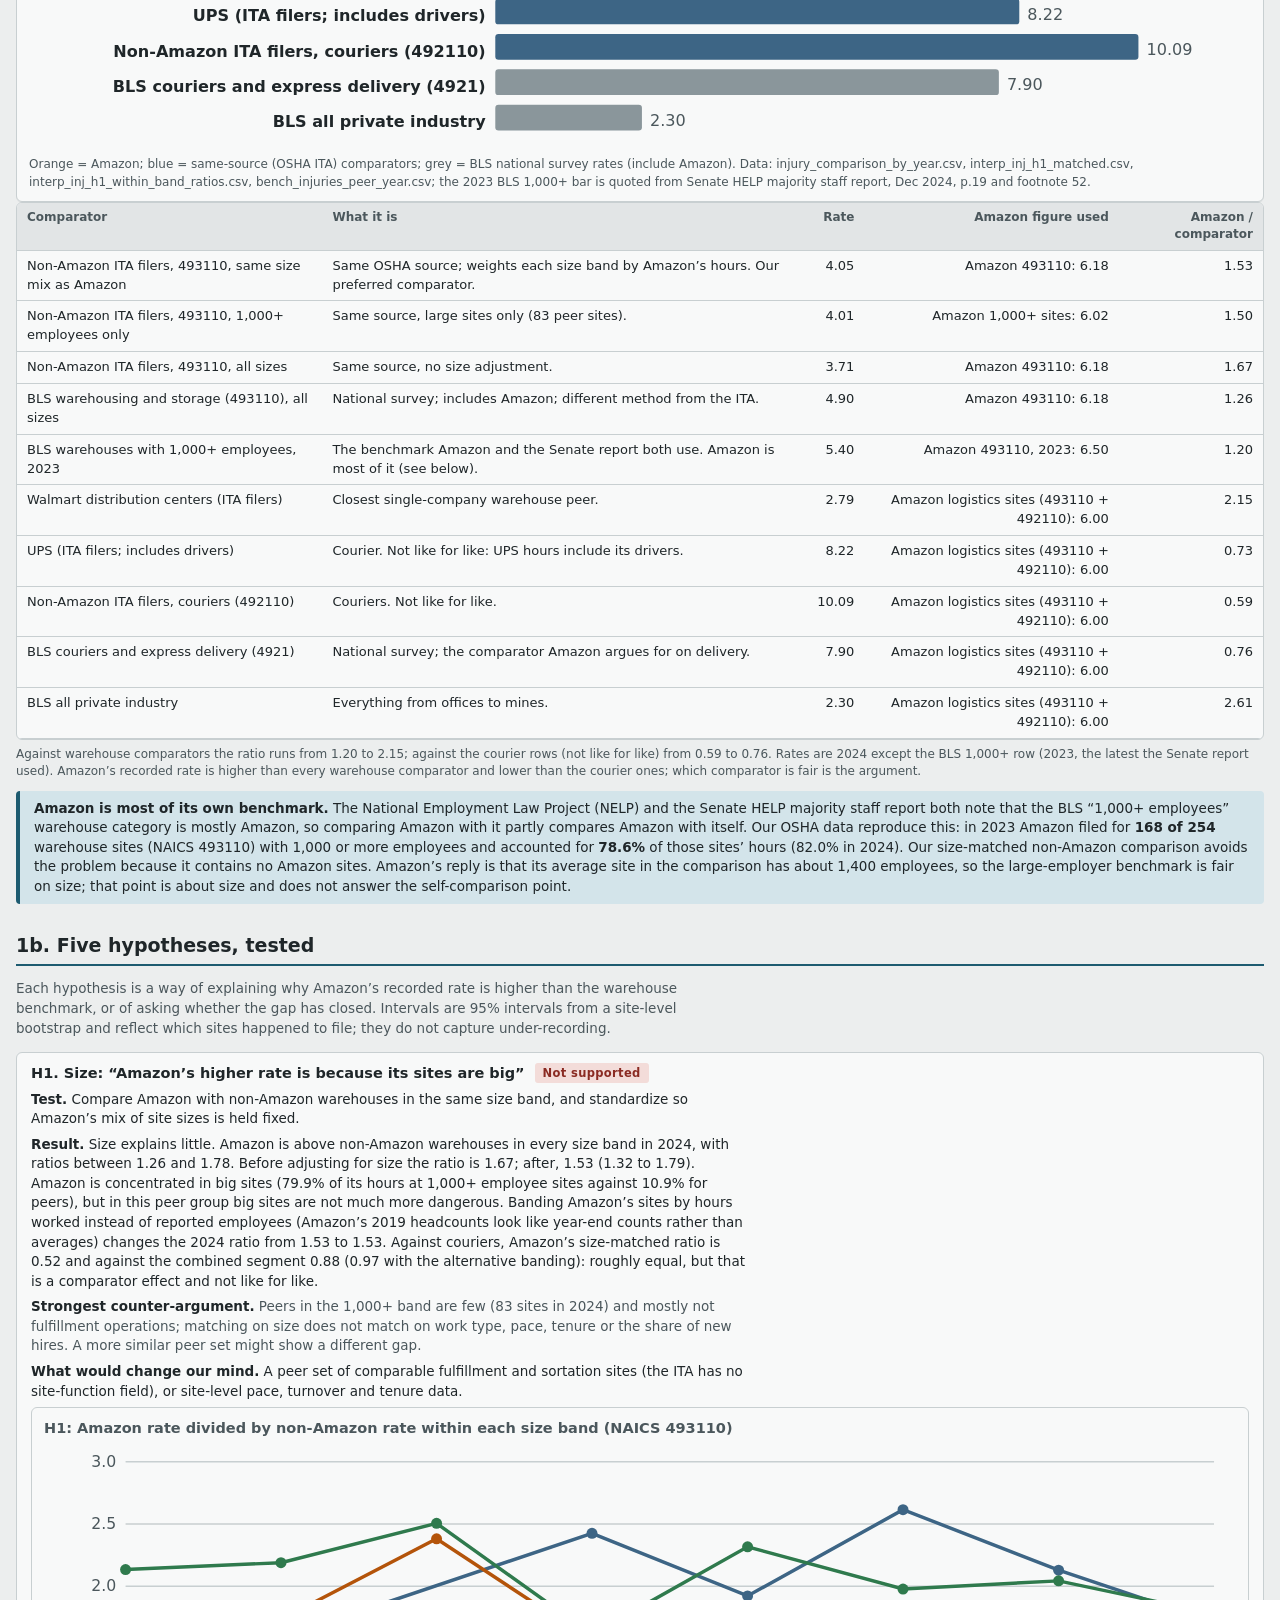
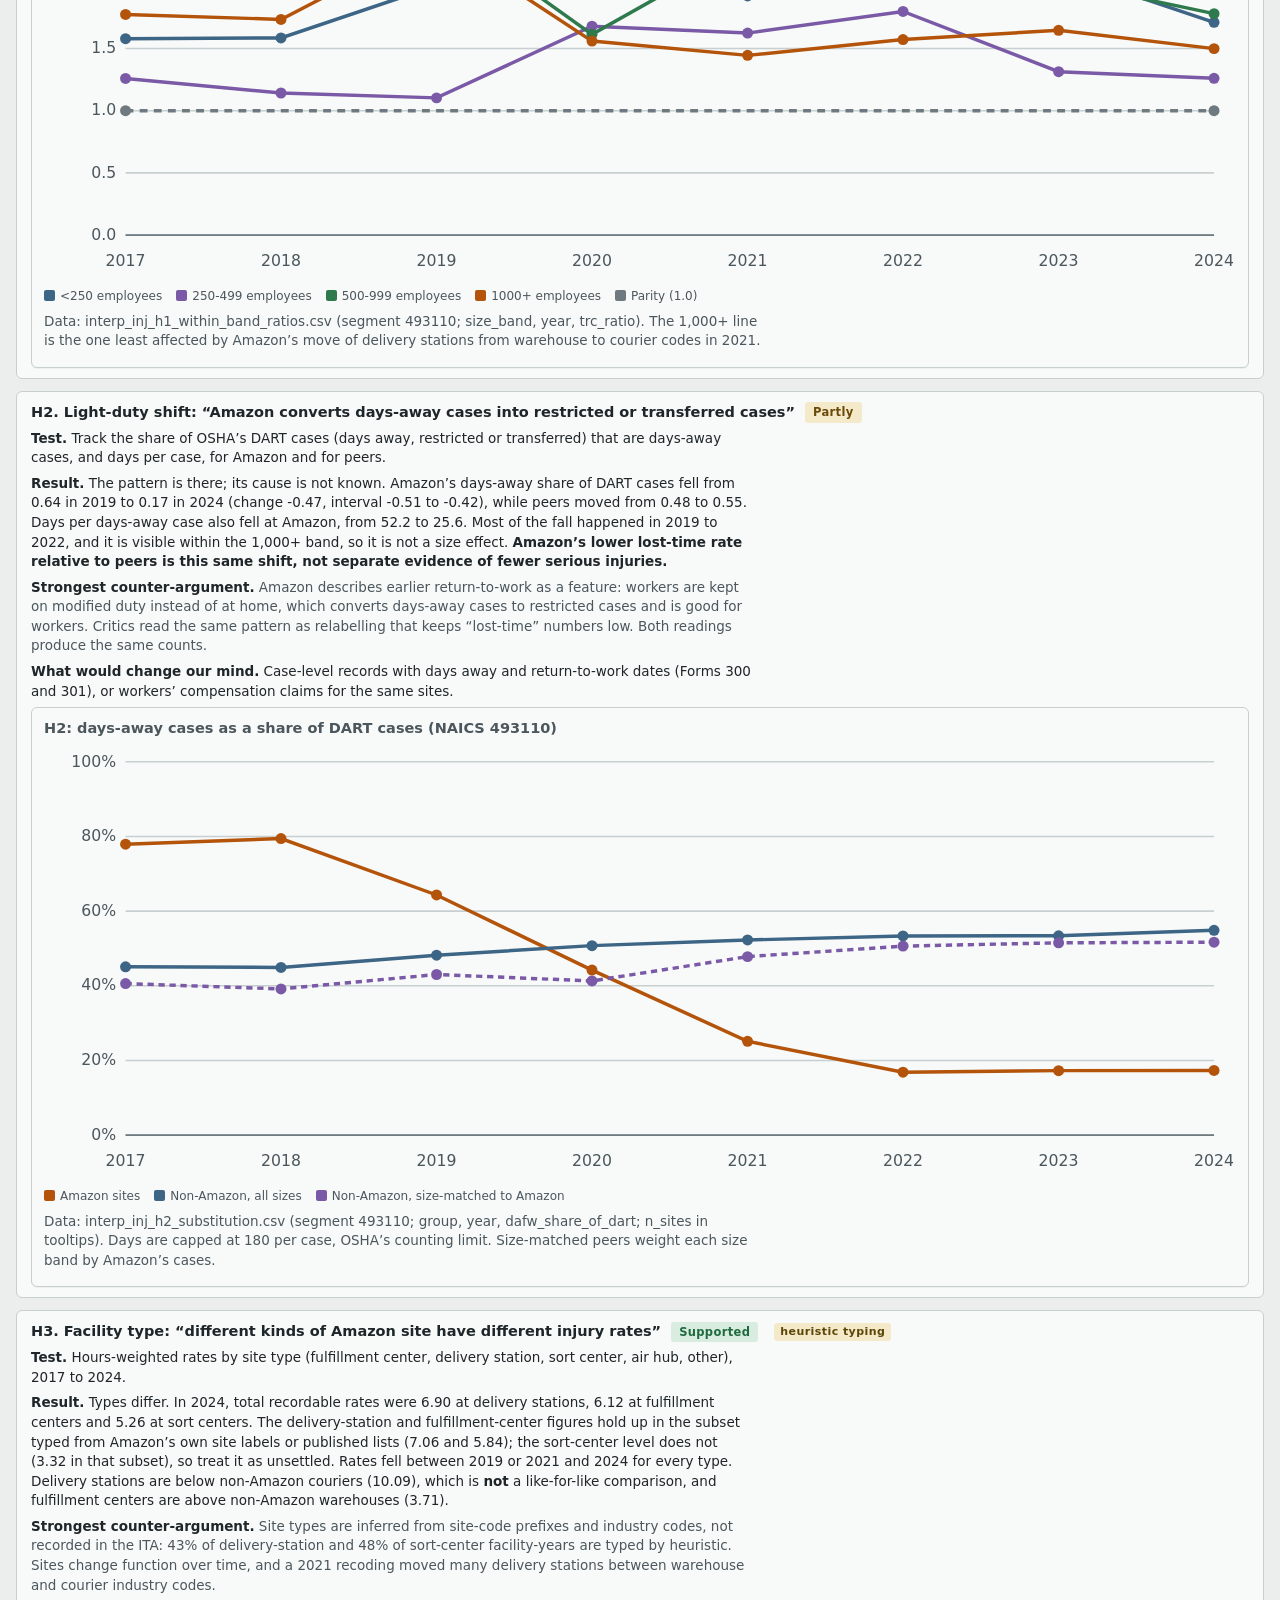
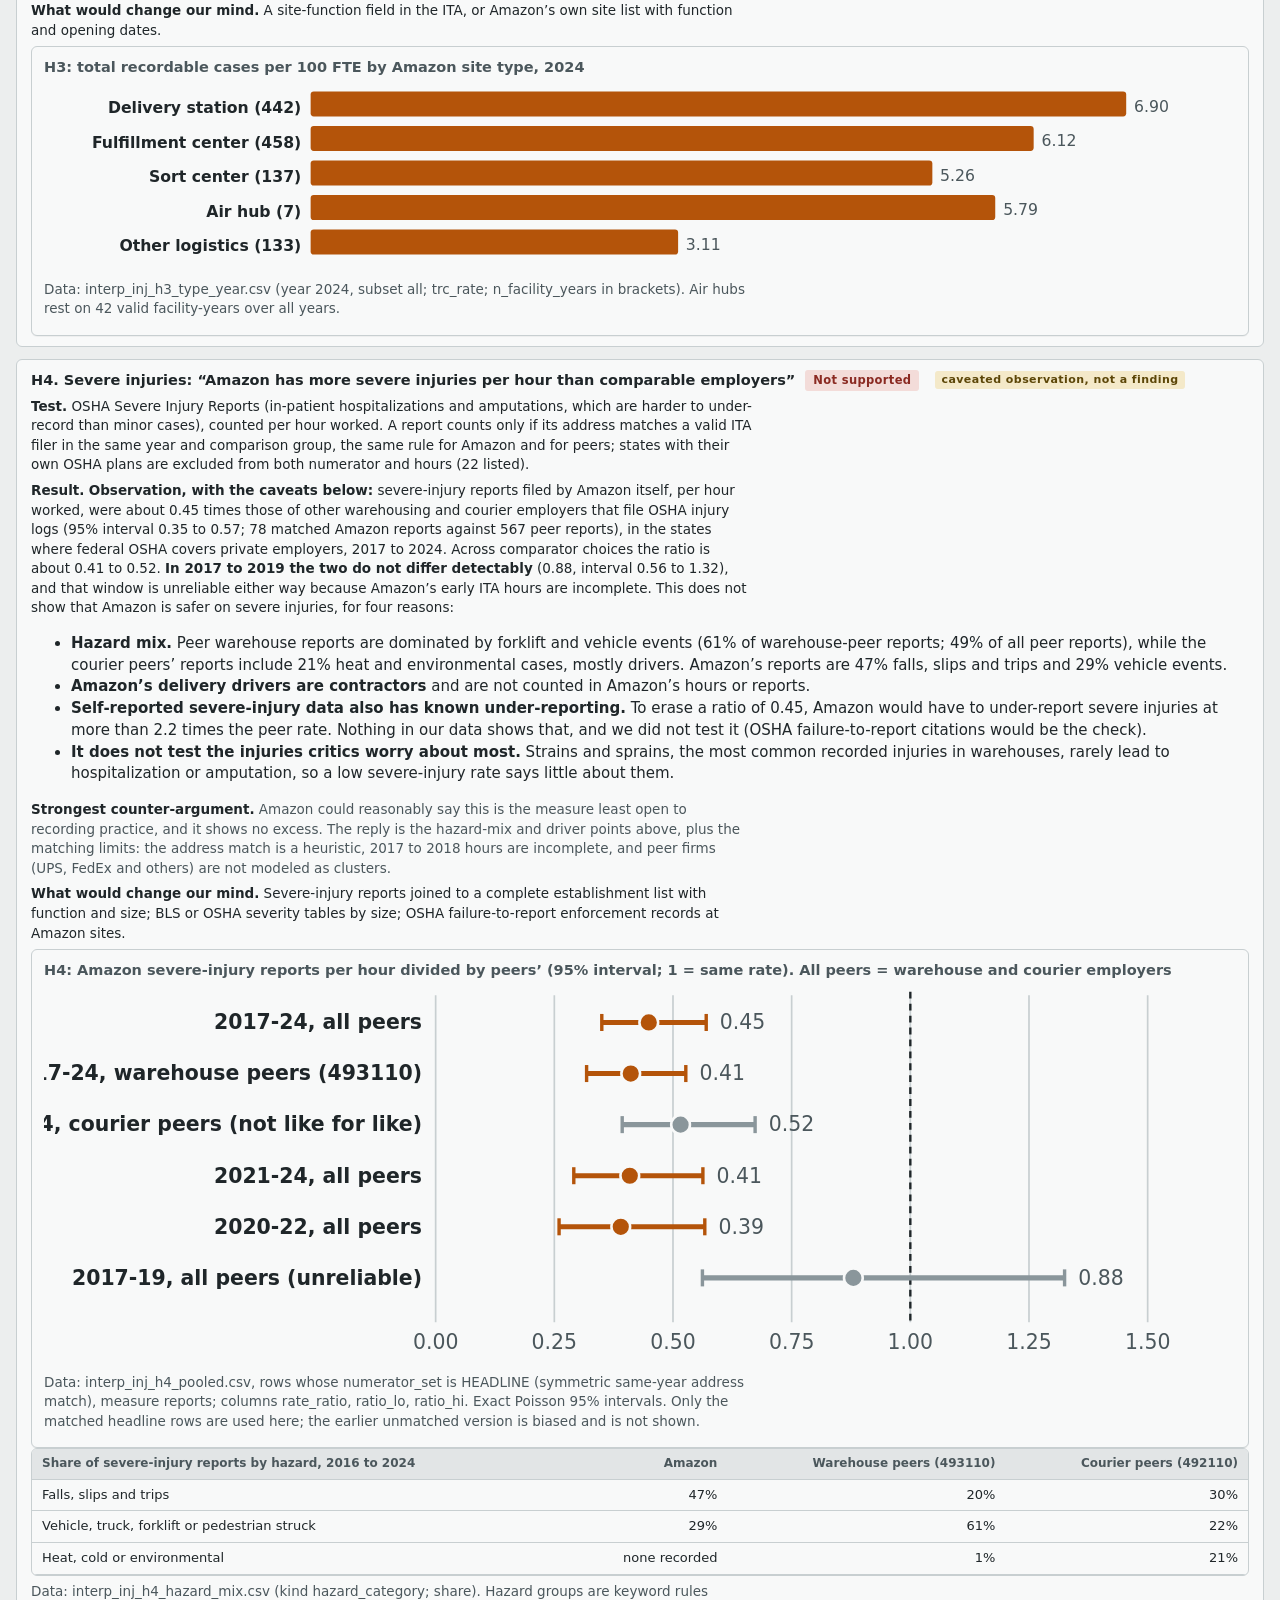
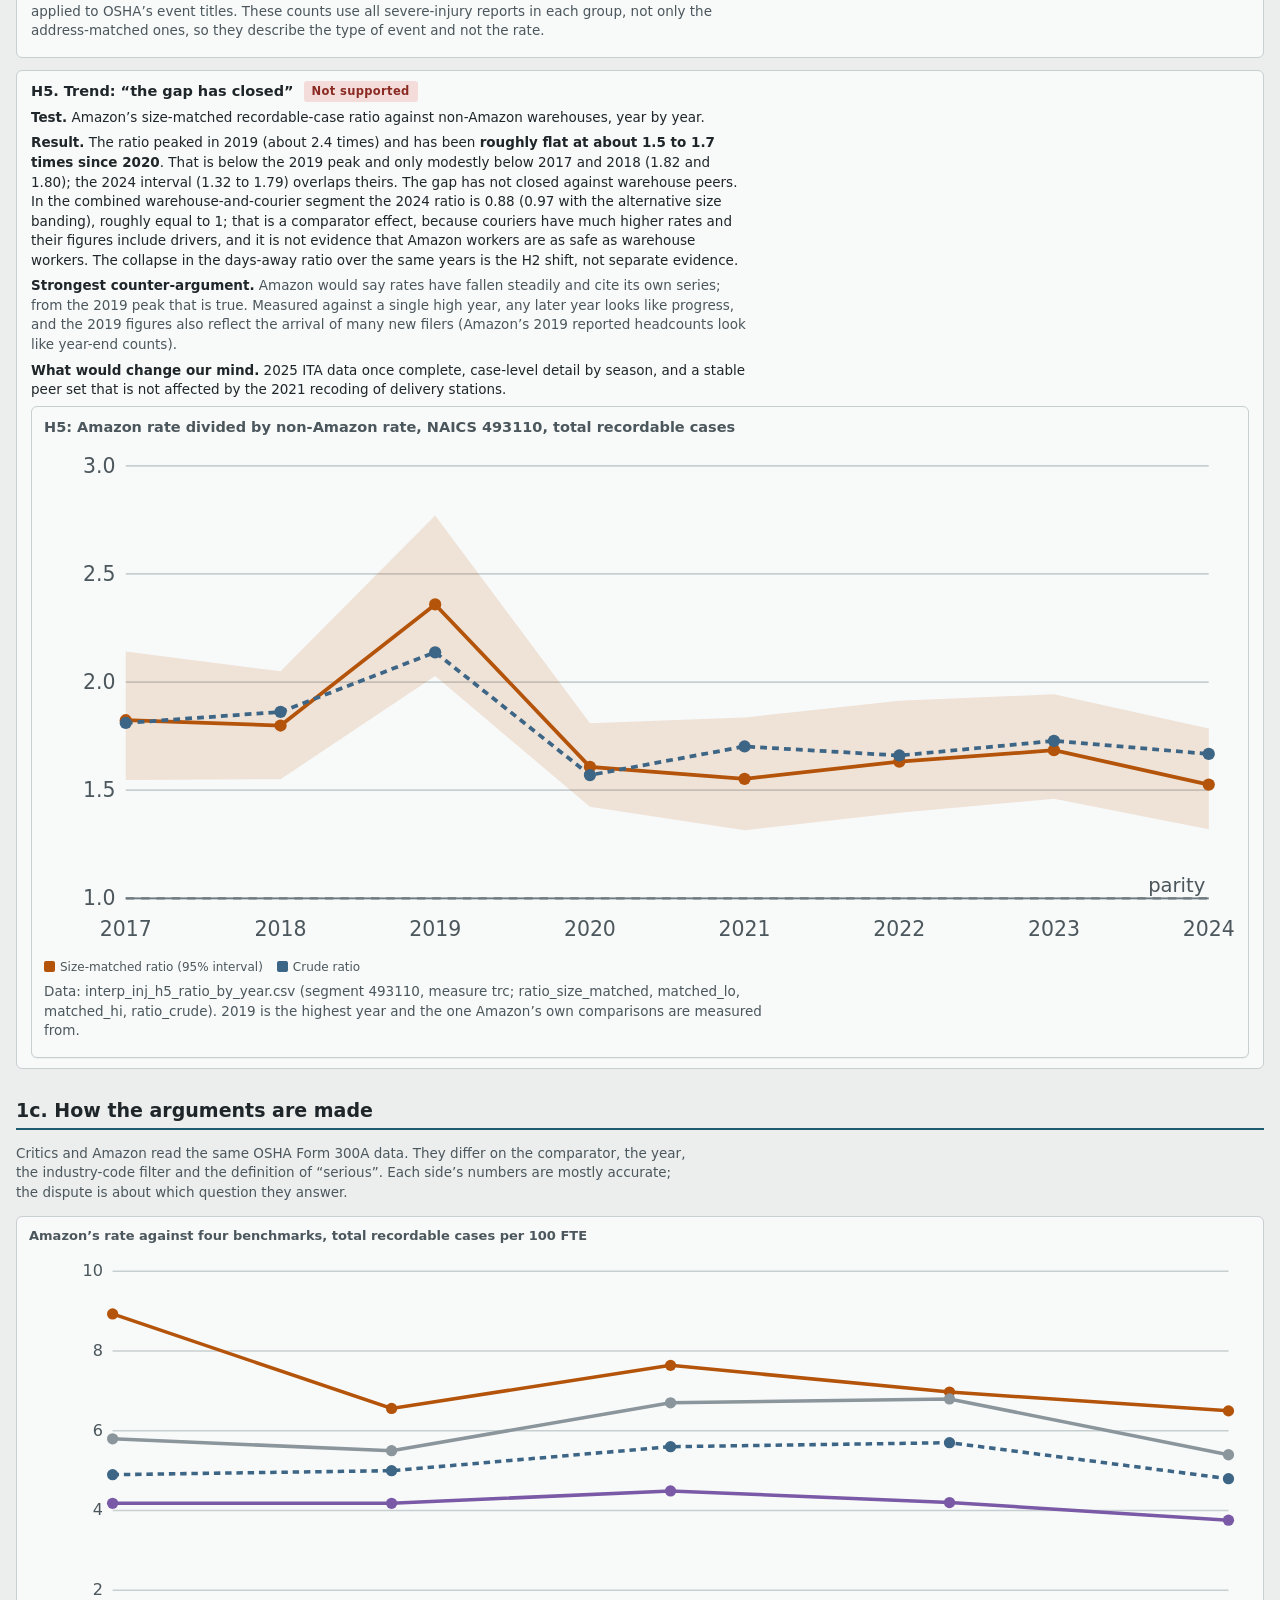
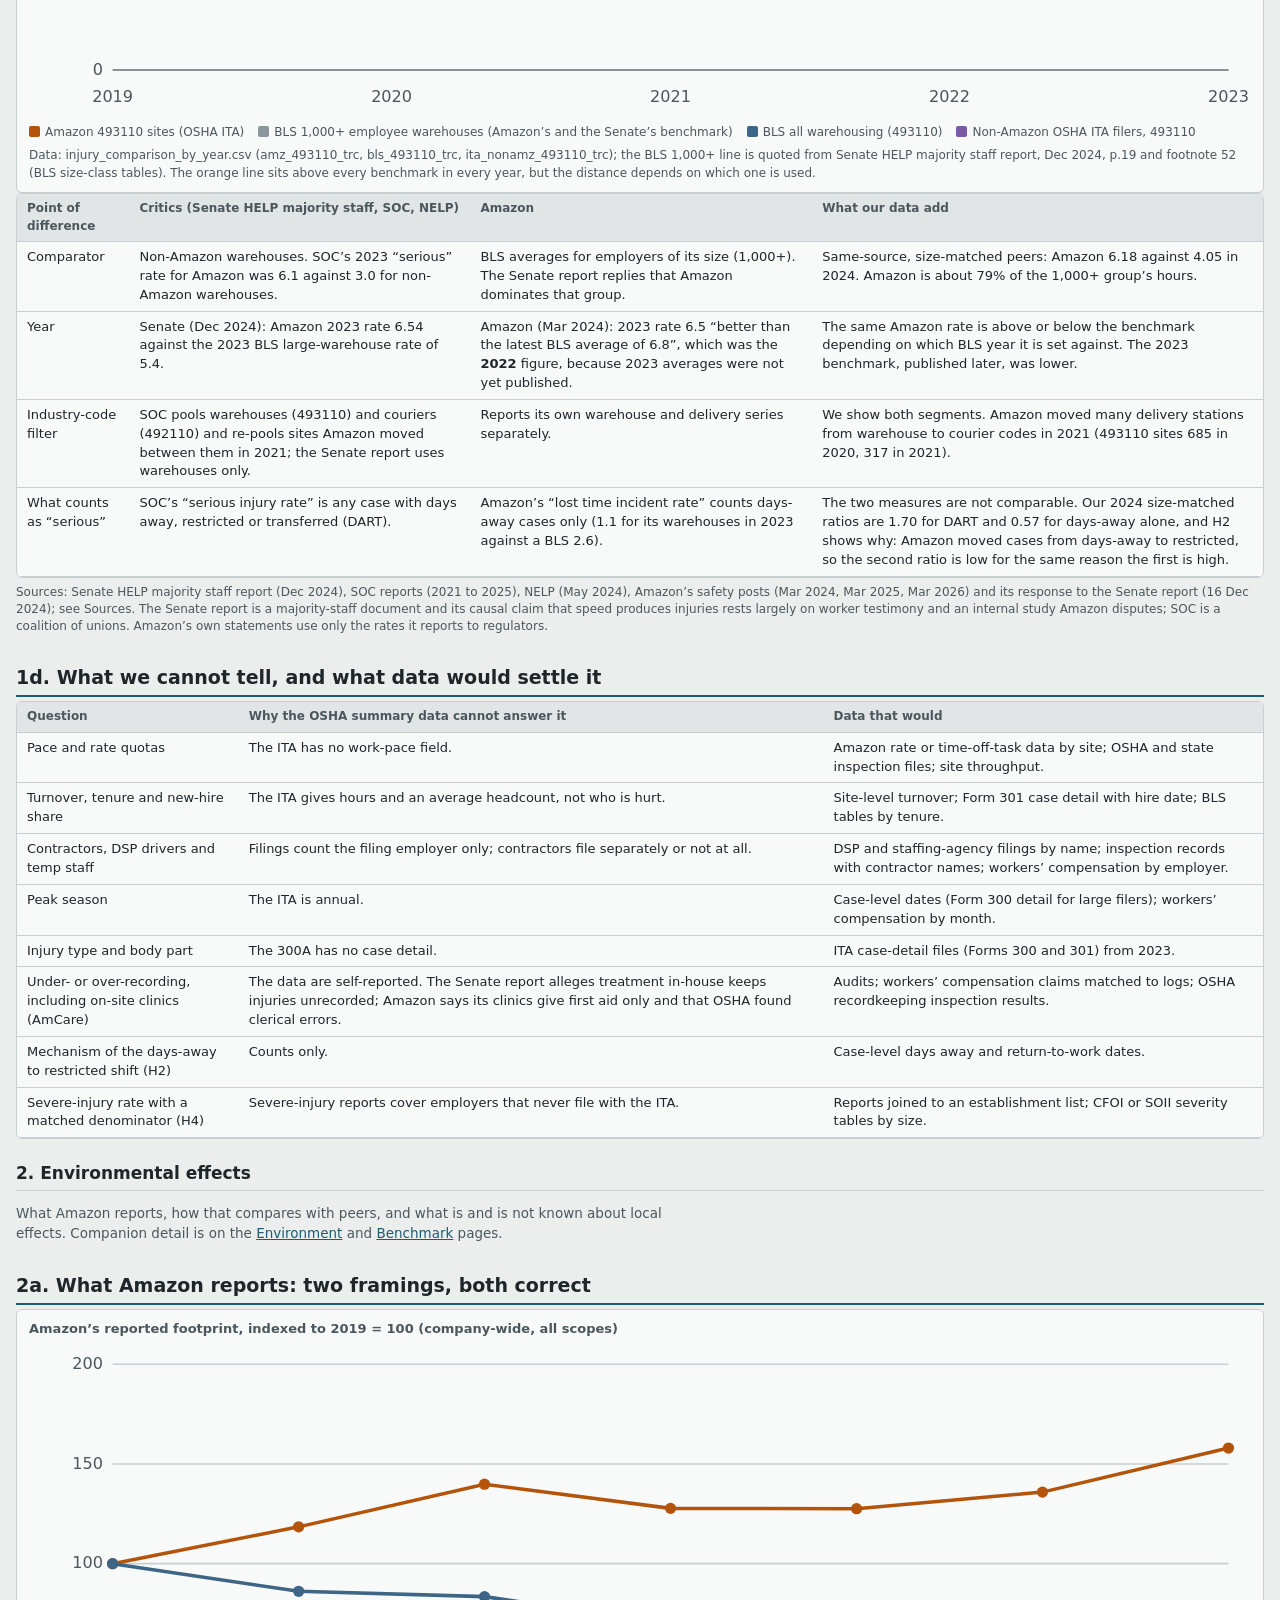
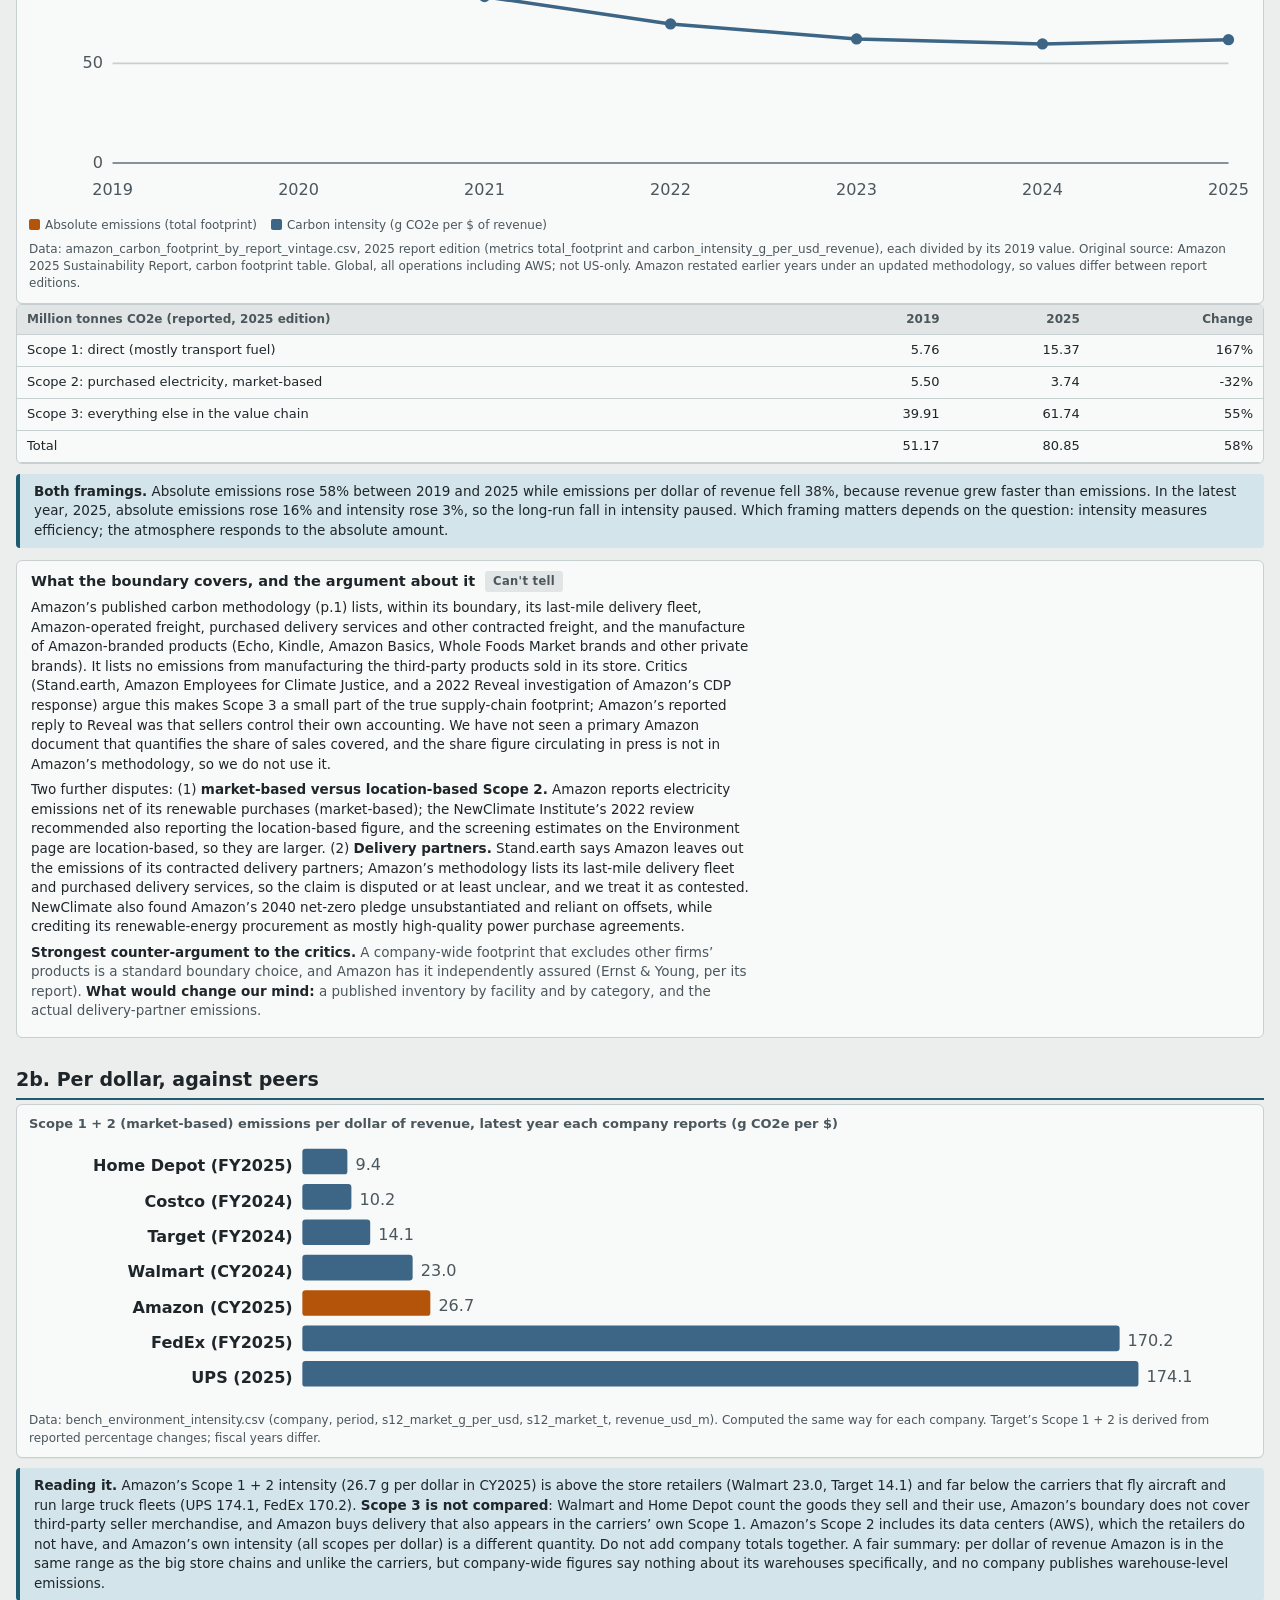
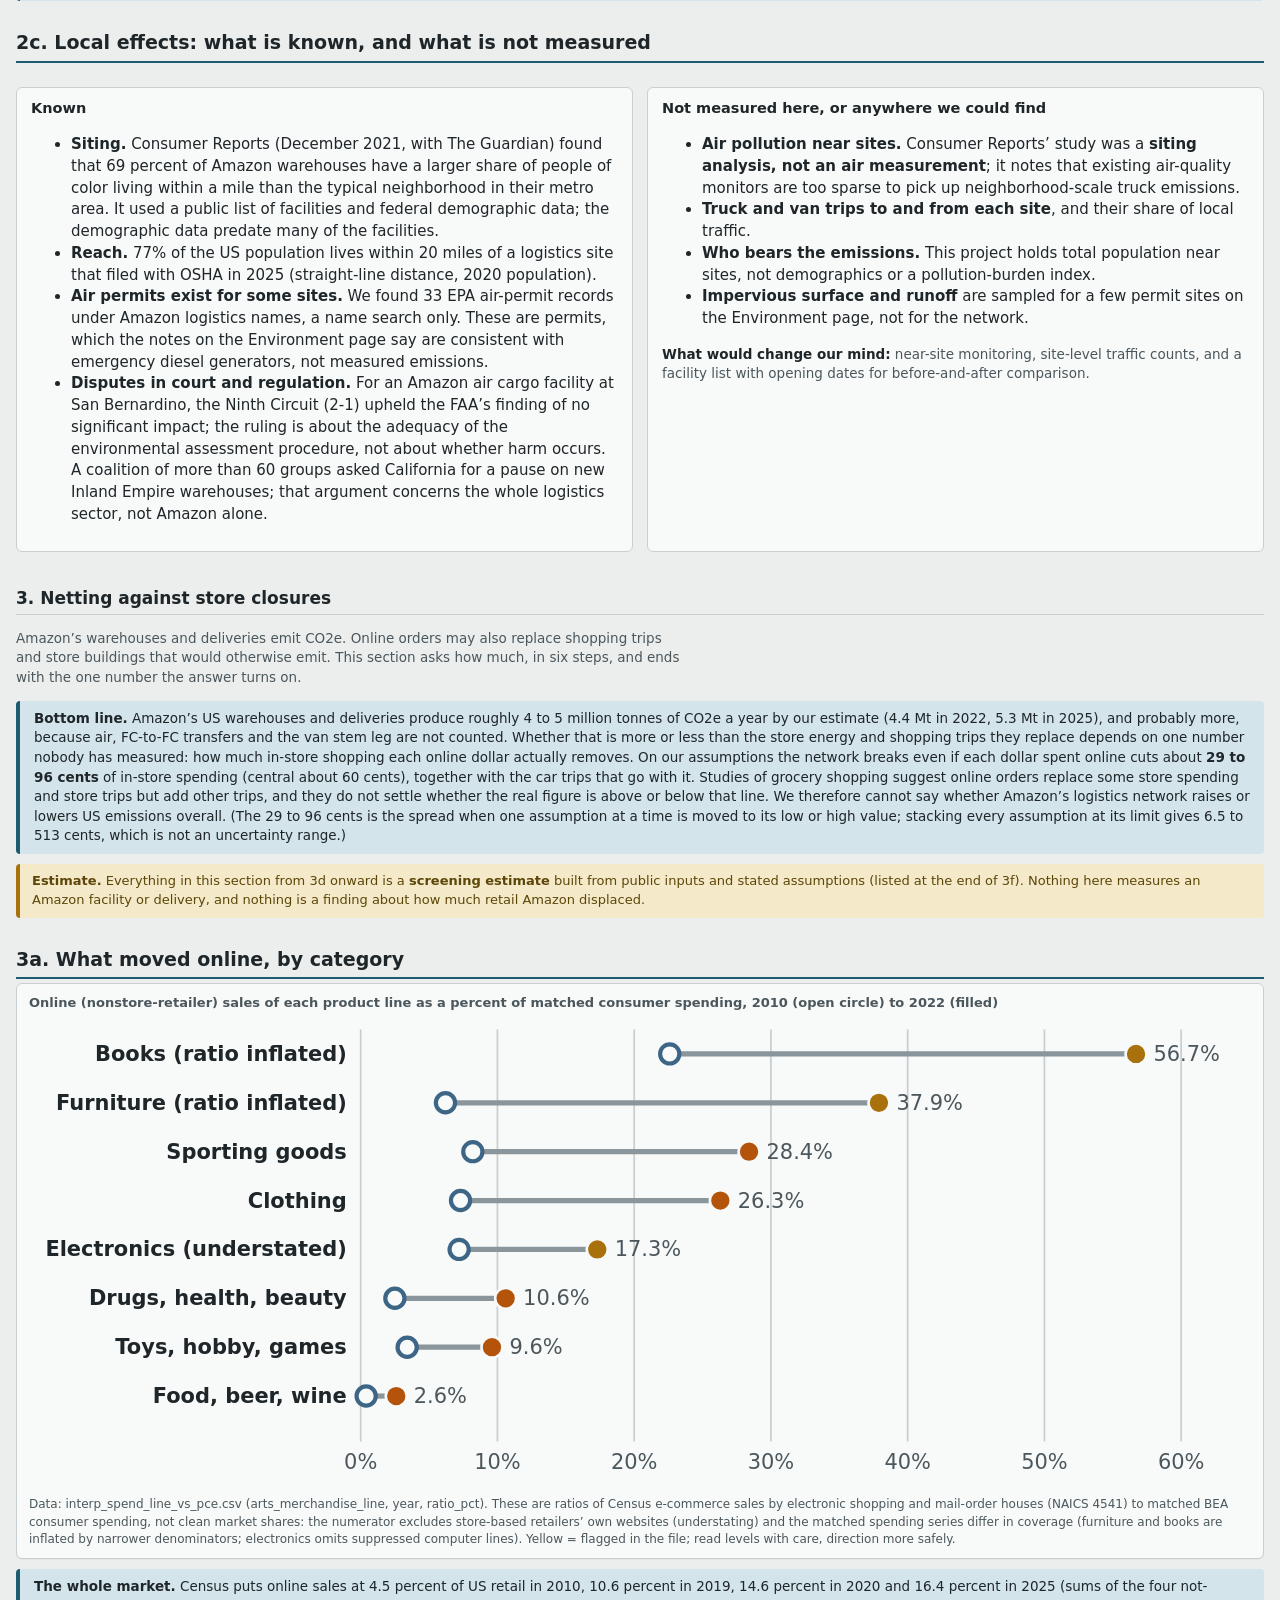
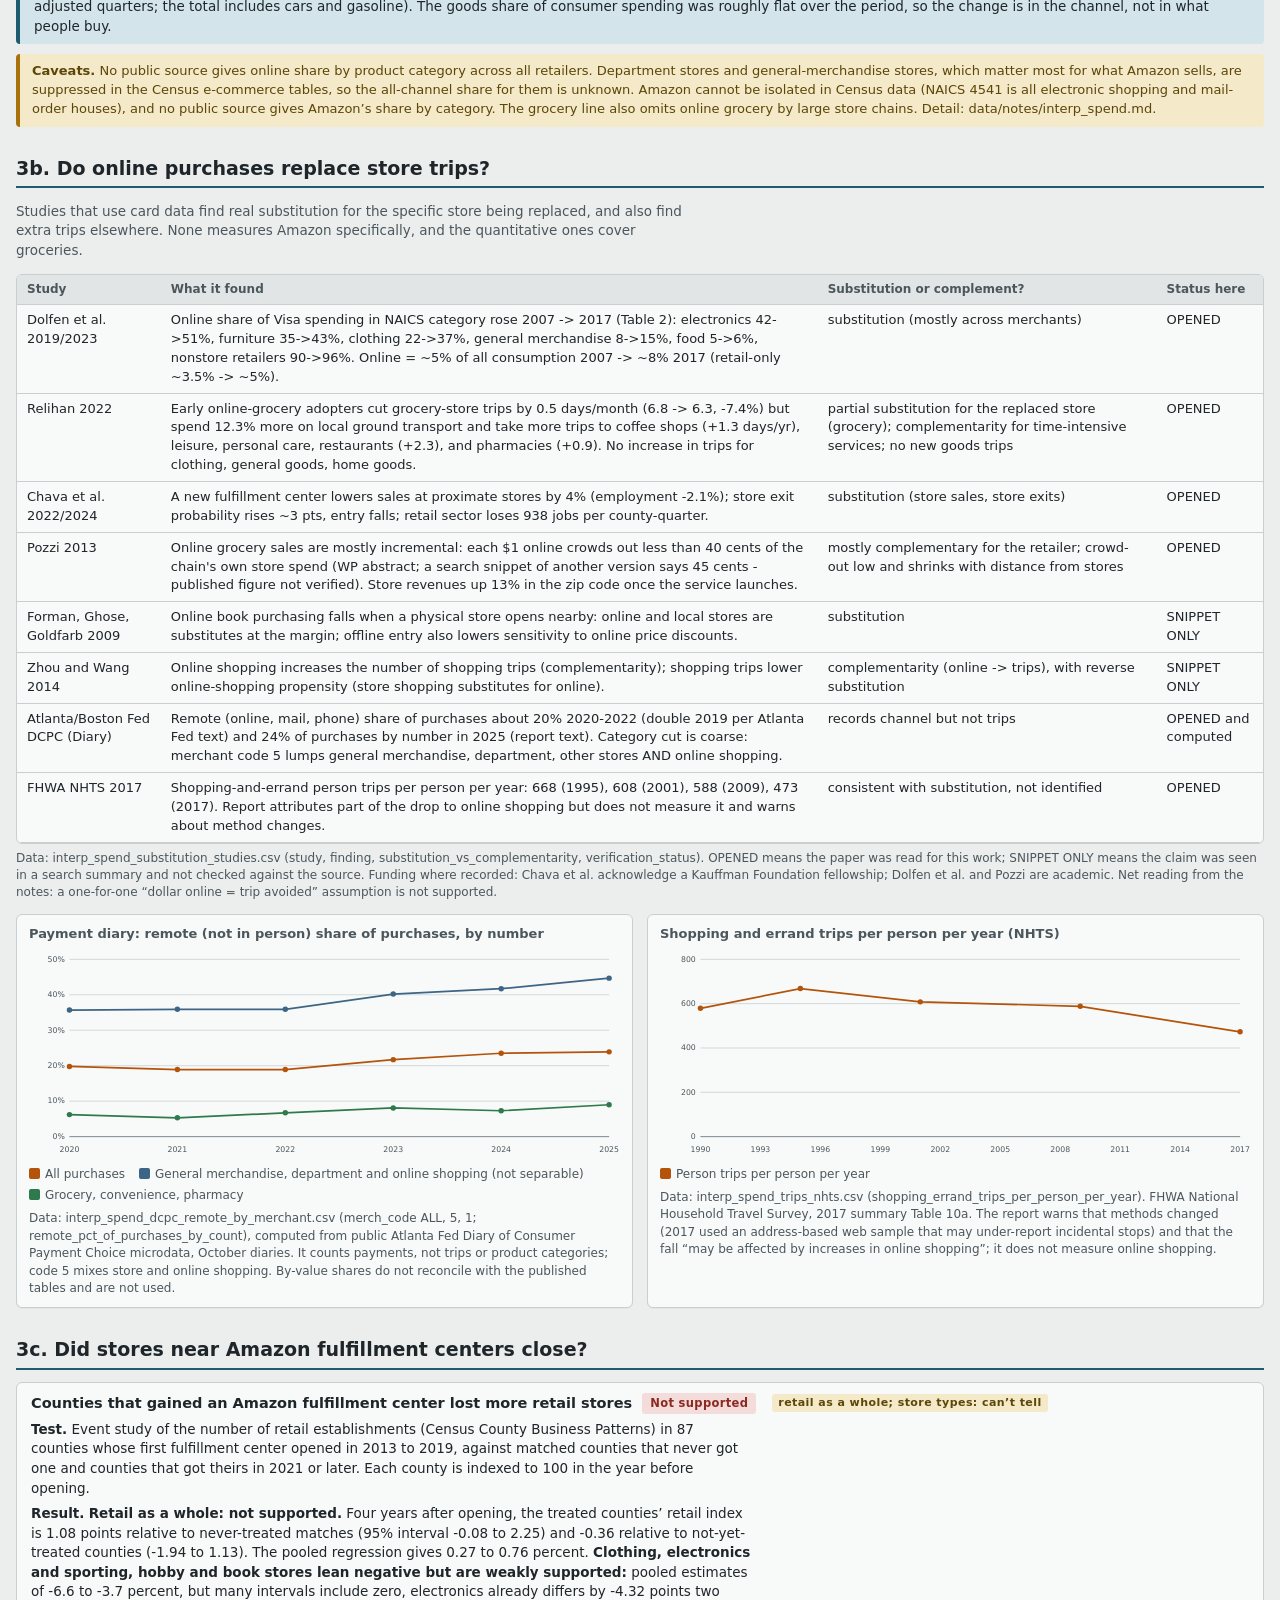
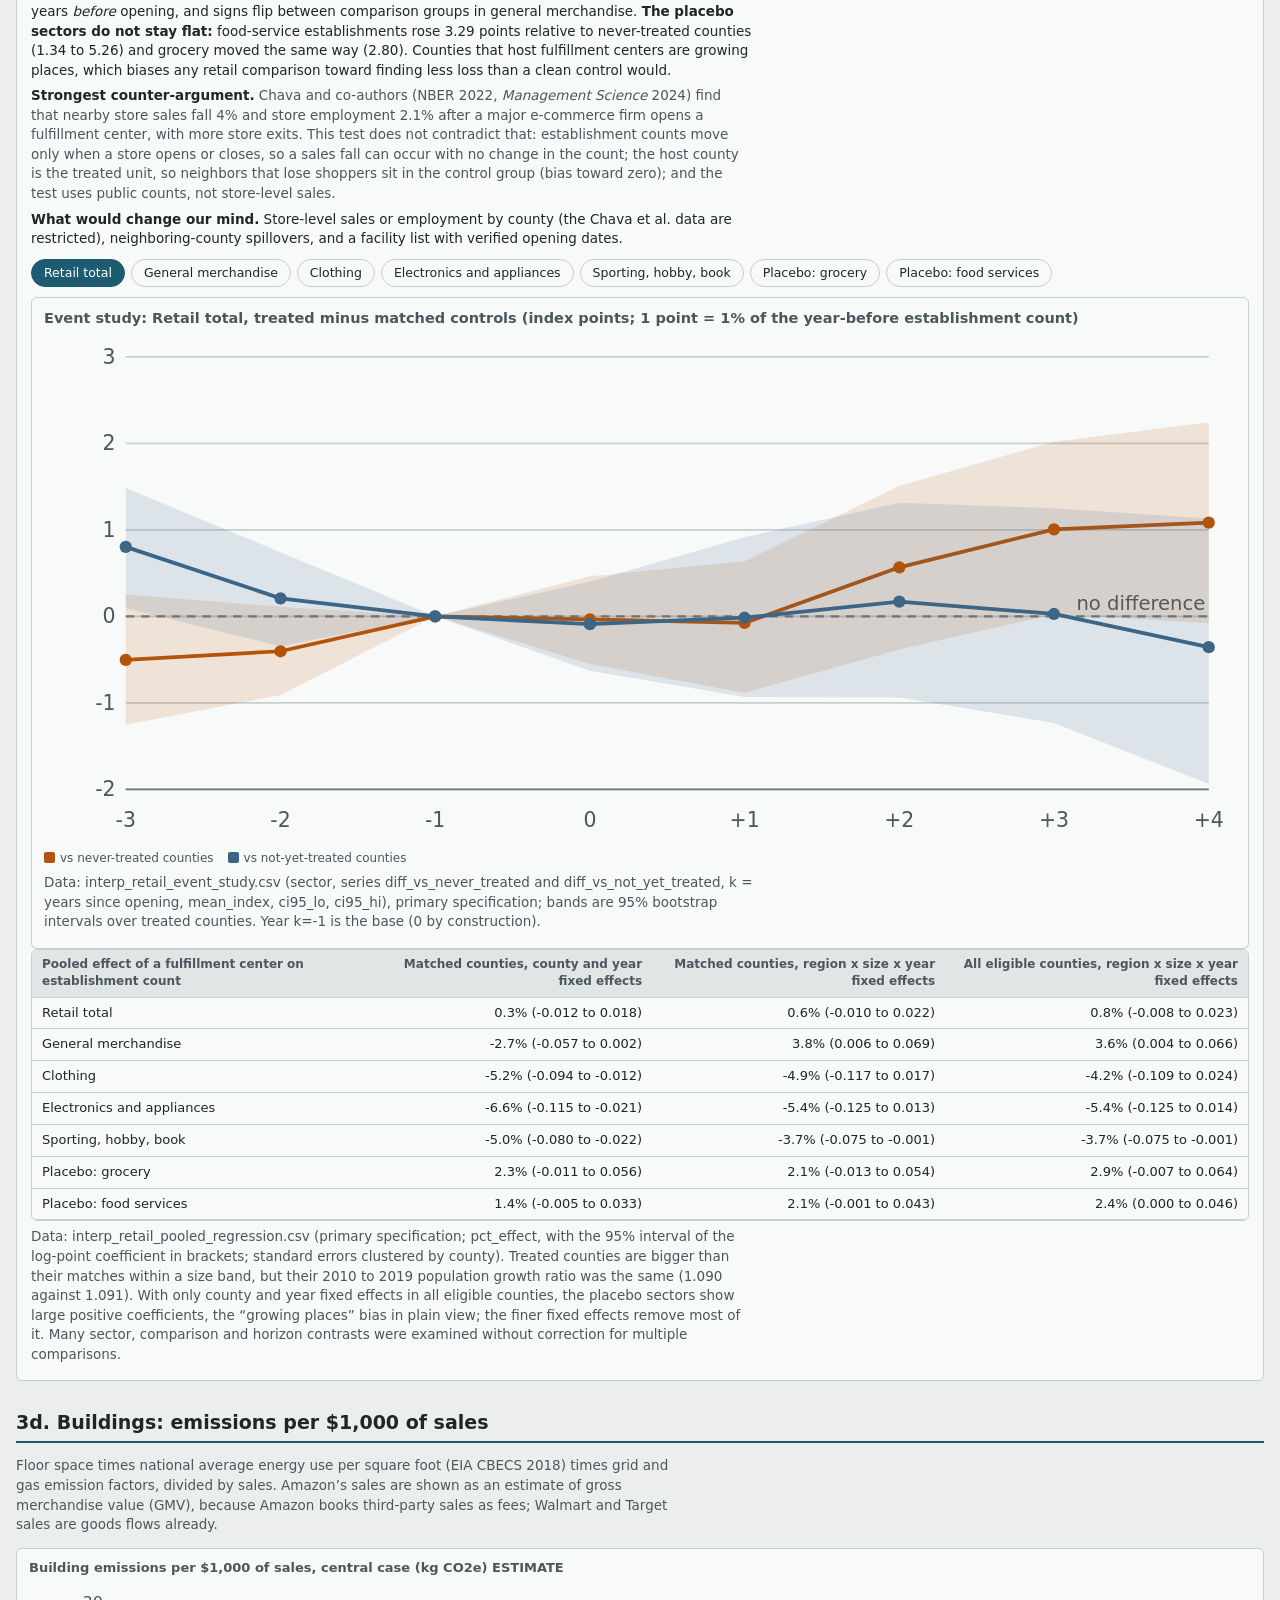
<file: interpretation.html>
<!doctype html>
<html lang="en">
<head>
<meta charset="utf-8">
<meta name="viewport" content="width=device-width, initial-scale=1, viewport-fit=cover">
<meta name="claude:viewport-fit-sides" content="cover">
<meta name="robots" content="noindex, nofollow">
<title>What the data says</title>
<link rel="stylesheet" href="assets/style.css">
<link rel="stylesheet" href="assets/interpretation.css">
</head>
<body>
<main class="wrap" id="app" data-page="interp"></main>
<script src="assets/data_meta.js"></script>
<script src="assets/data_injuries.js"></script>
<script src="assets/data_environment.js"></script>
<script src="assets/data_population.js"></script>
<script src="assets/data_bench.js"></script>
<script src="assets/data_interp.js"></script>
<script src="assets/common.js"></script>
<script src="assets/interpretation.js"></script>
</body>
</html>
</file>
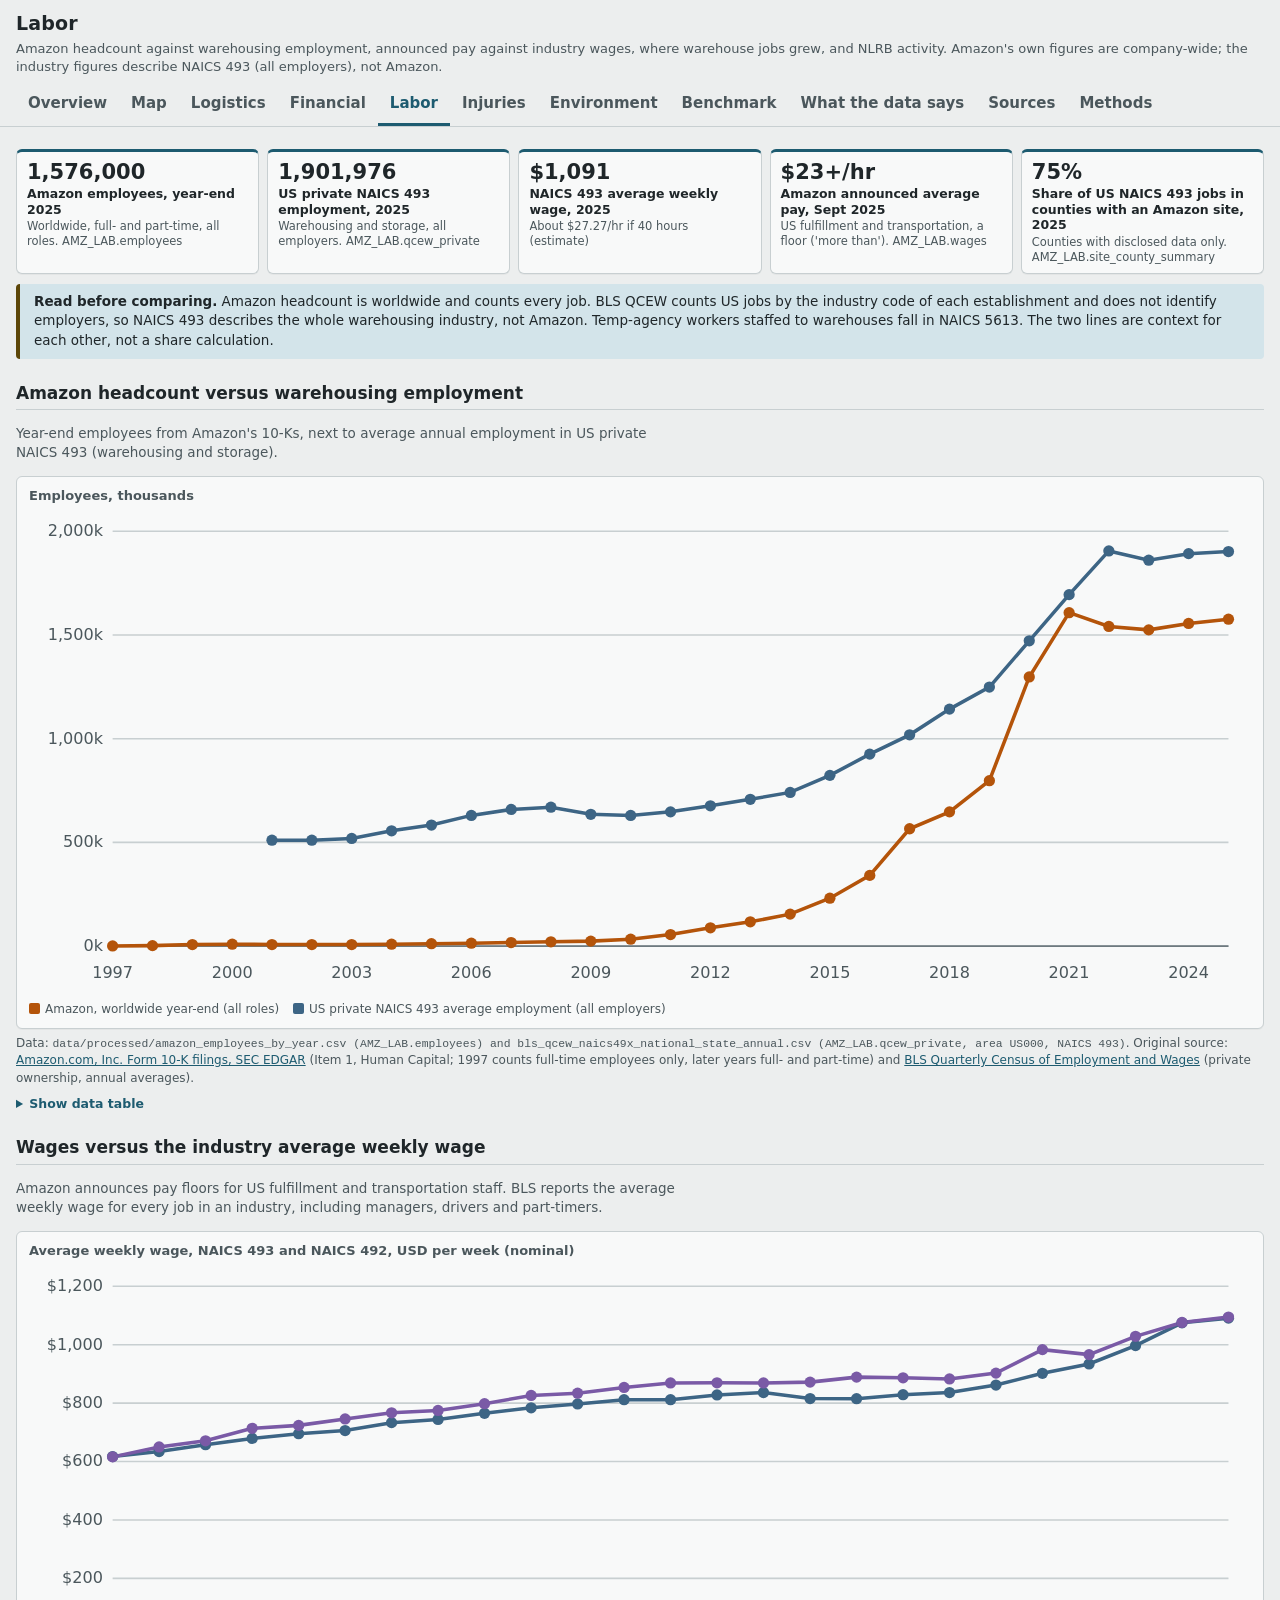
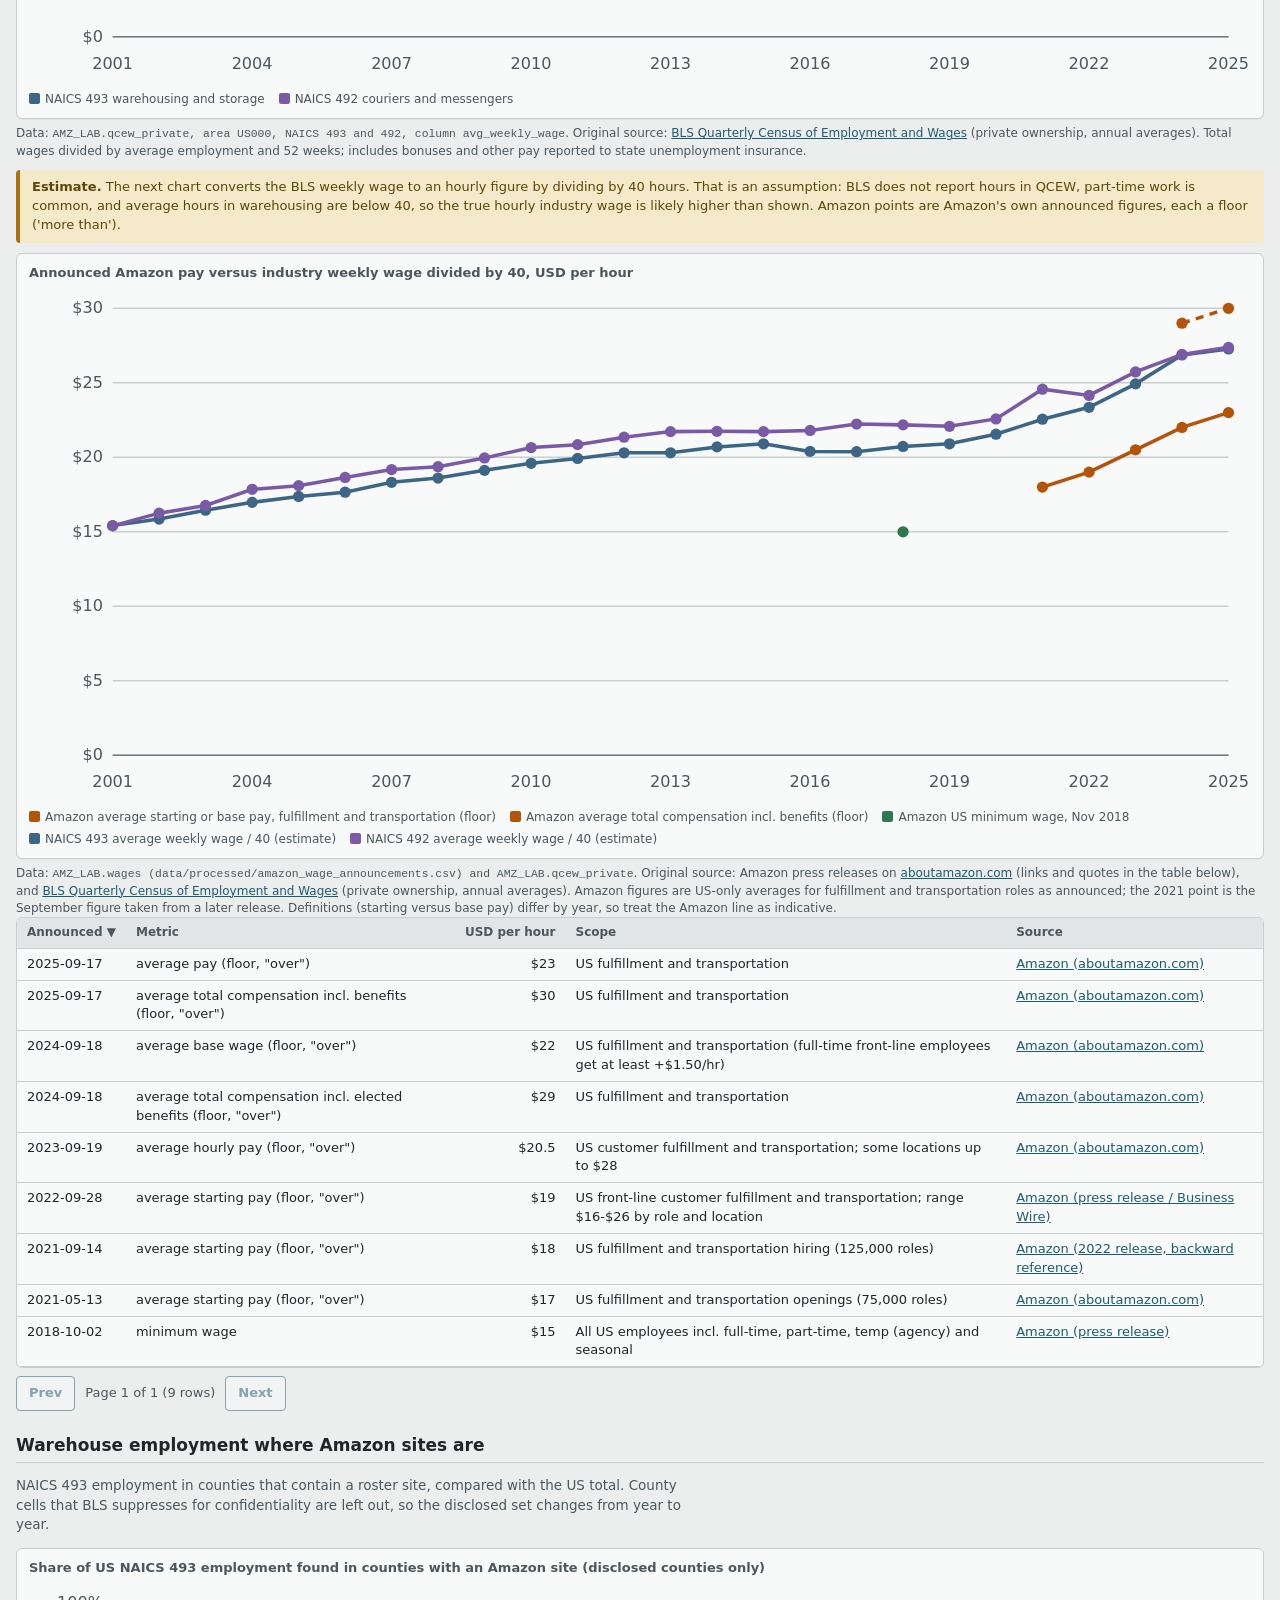
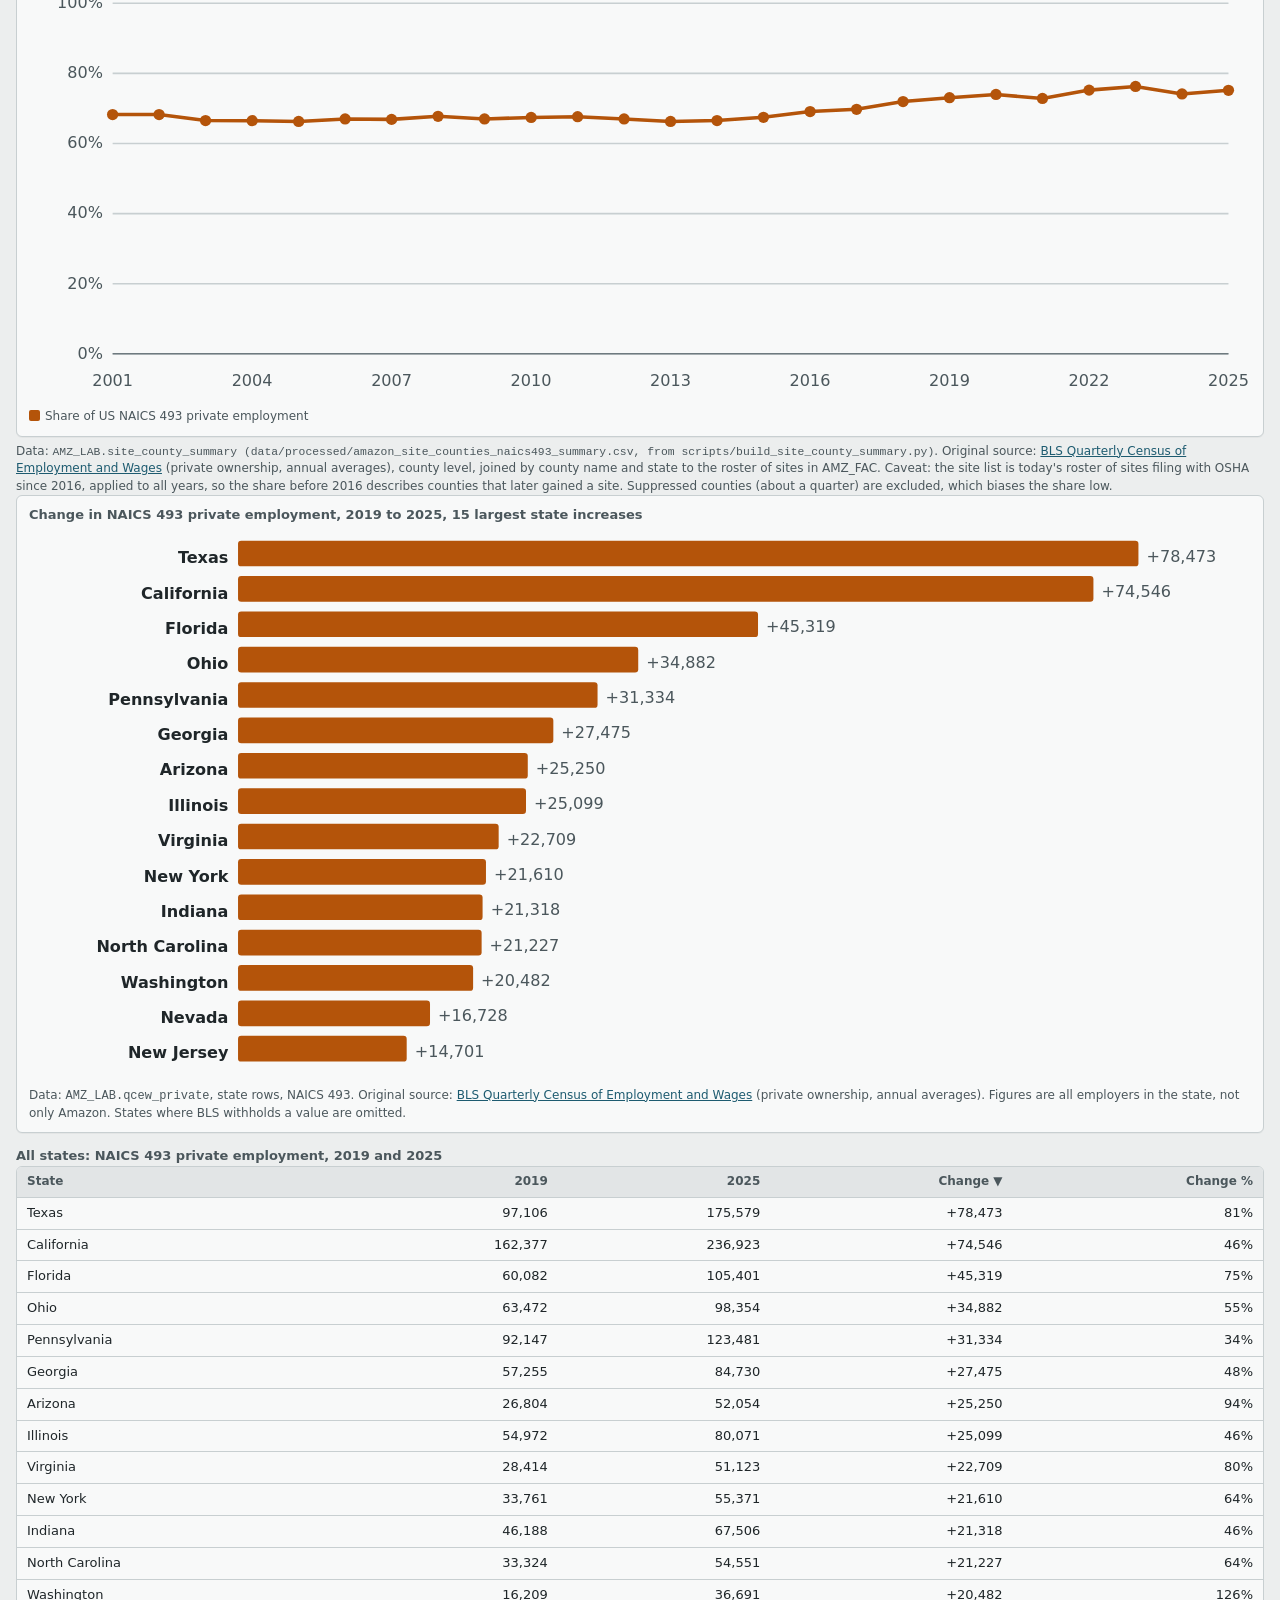
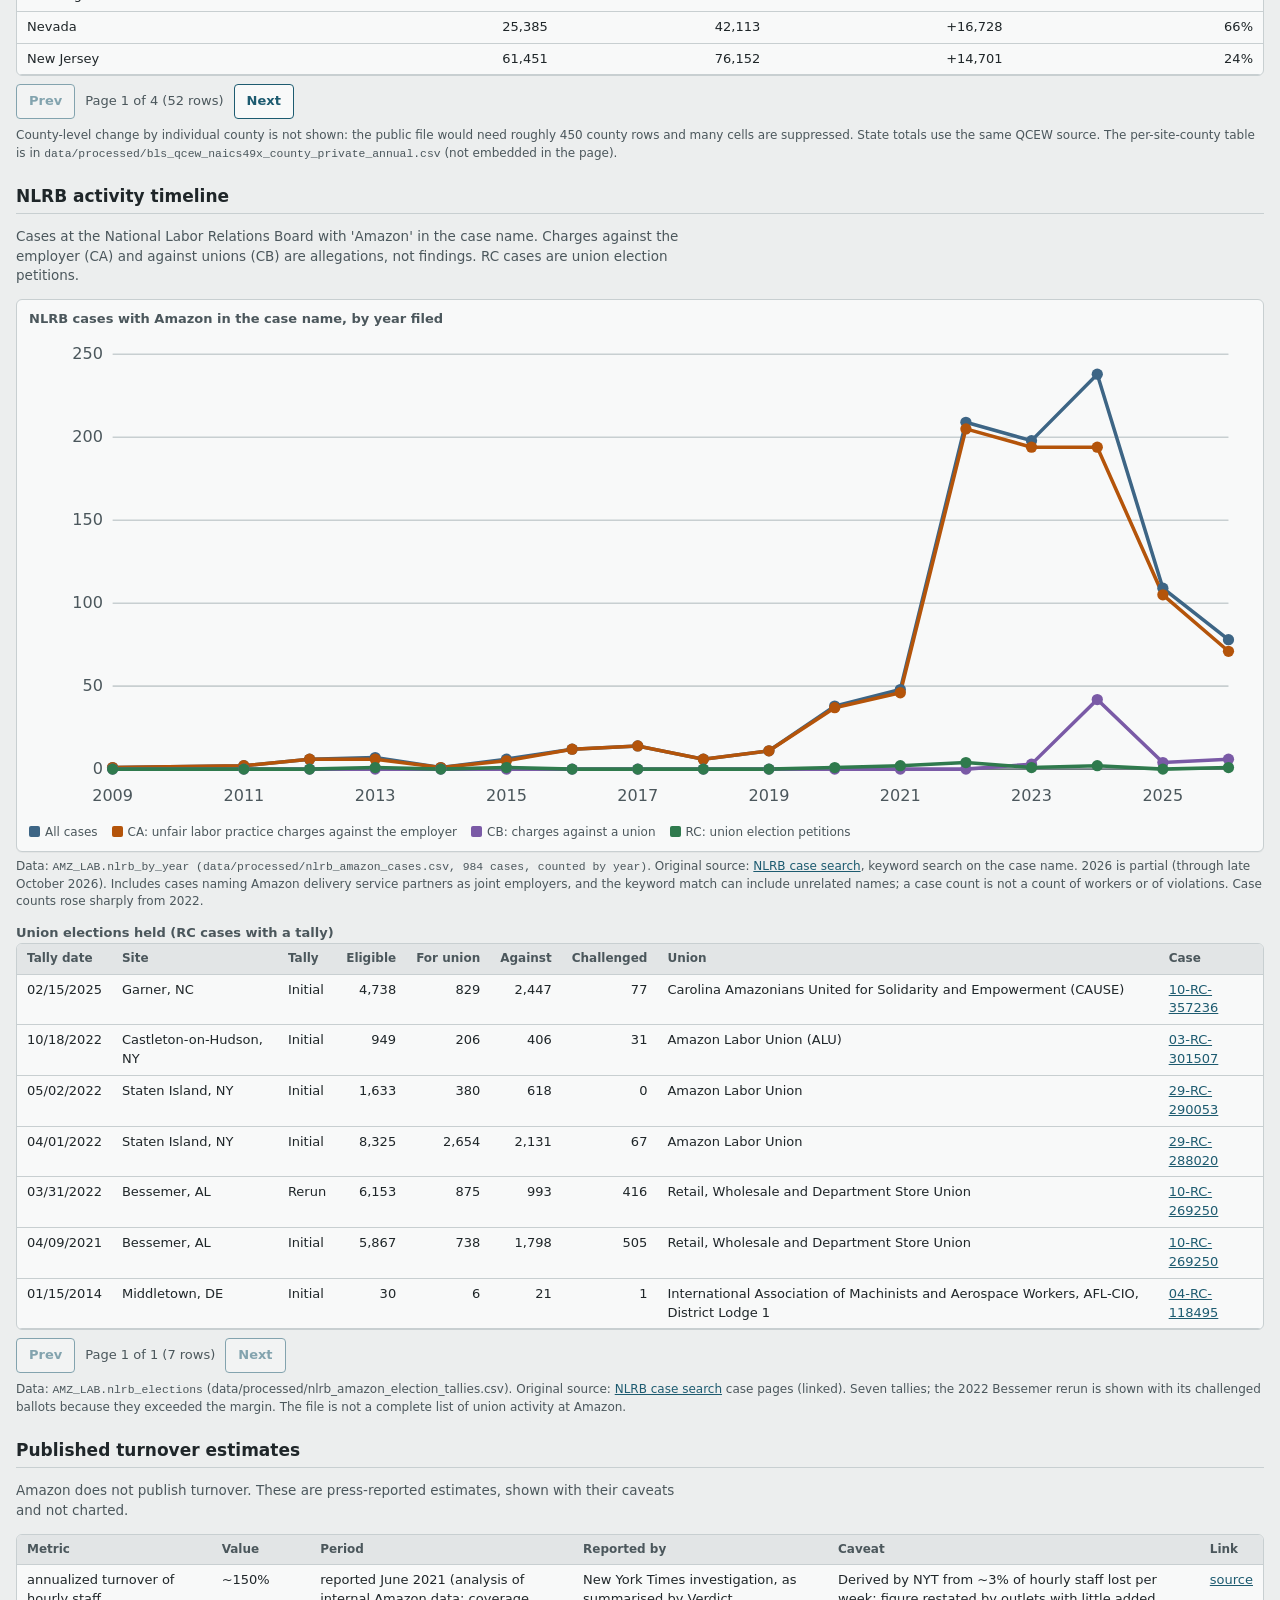
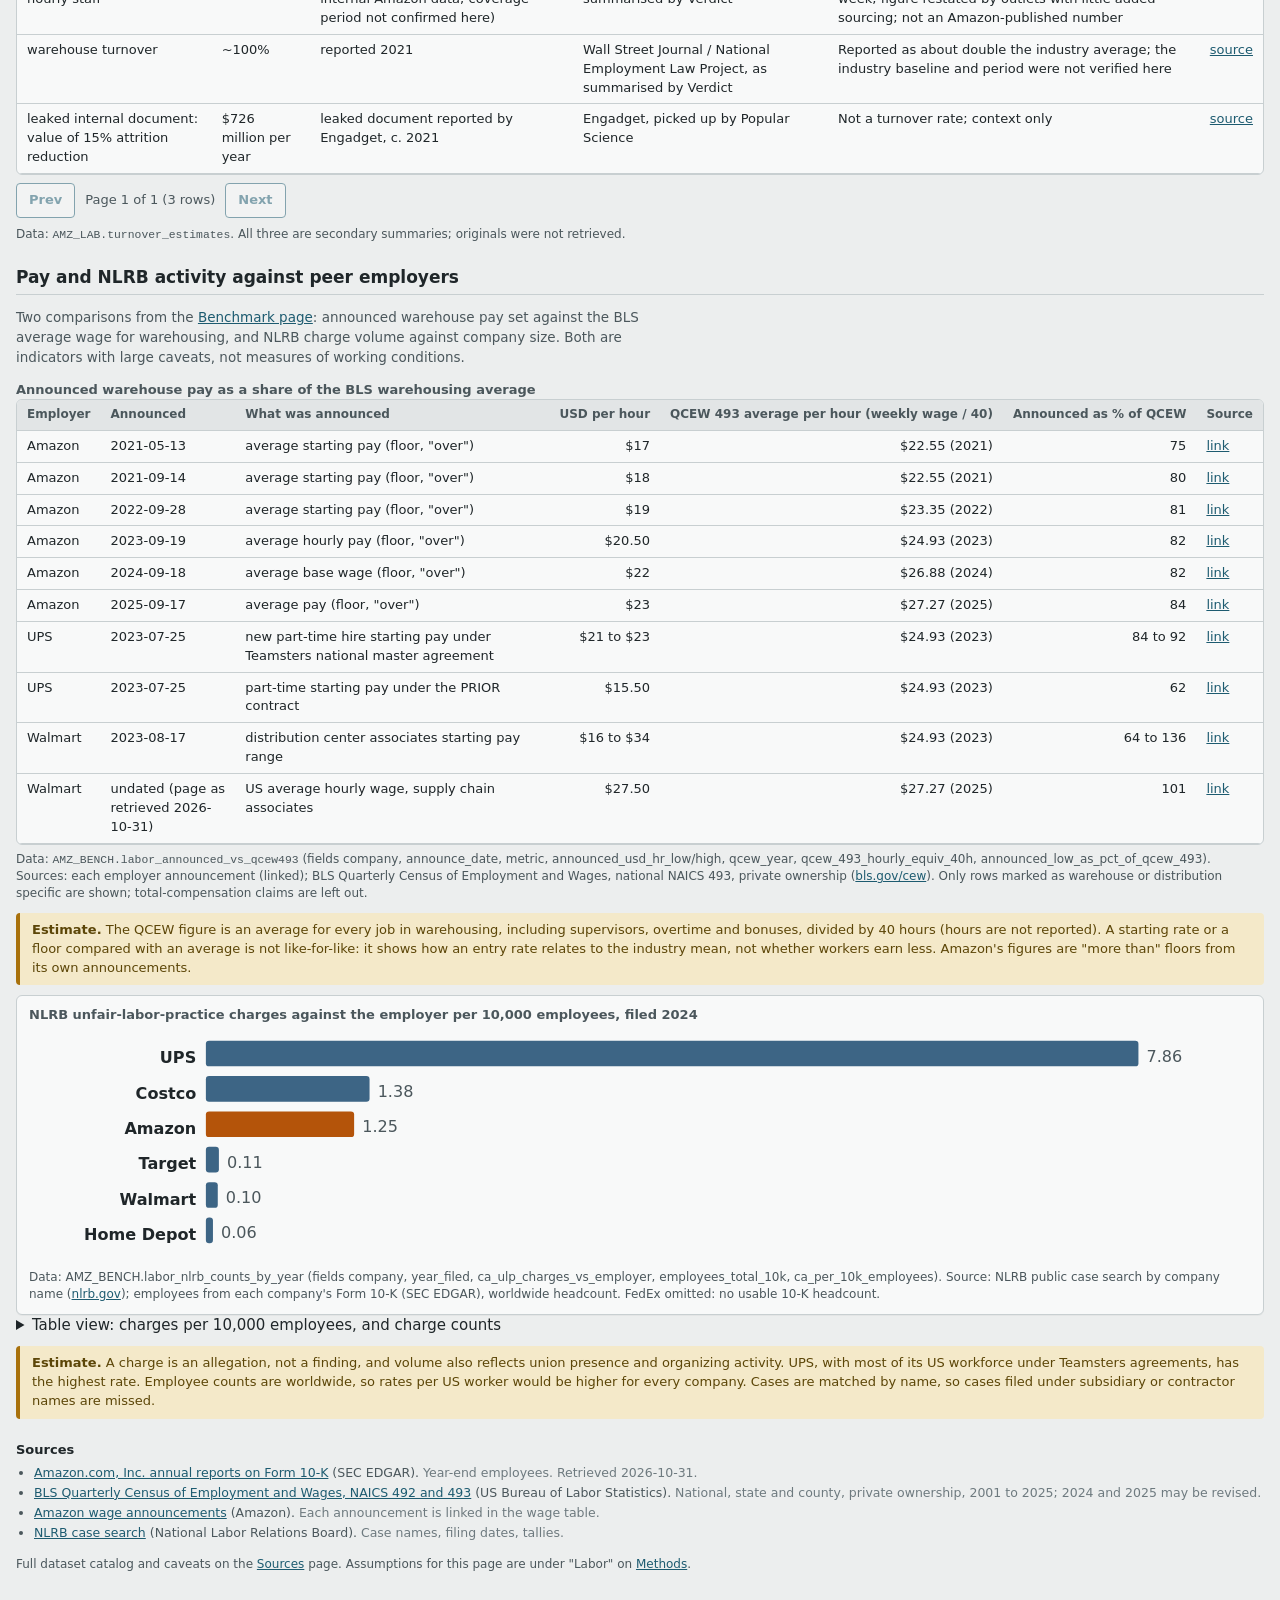
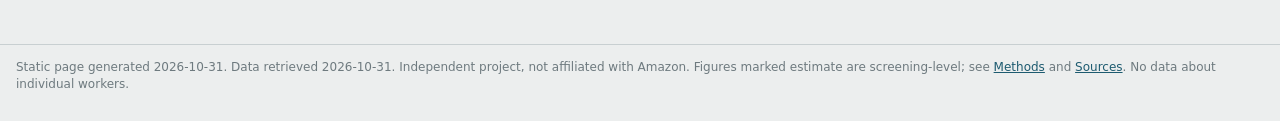
<file: labor.html>
<!doctype html>
<html lang="en">
<head>
<meta charset="utf-8">
<meta name="viewport" content="width=device-width, initial-scale=1, viewport-fit=cover">
<meta name="claude:viewport-fit-sides" content="cover">
<meta name="robots" content="noindex, nofollow">
<title>Labor</title>
<link rel="stylesheet" href="assets/style.css">
<link rel="stylesheet" href="assets/labor.css">
</head>
<body>
<main class="wrap" id="app" data-page="lab"></main>
<script src="assets/data_meta.js"></script>
<script src="assets/data_financial.js"></script>
<script src="assets/data_labor.js"></script>
<script src="assets/data_bench.js"></script>
<script src="assets/data_sources.js"></script>
<script src="assets/common.js"></script>
<script>
(function(){
"use strict";
var A=AMZ, B=AMZ_LAB;
A.page({title:"Labor",sub:"Amazon headcount against warehousing employment, announced pay against industry wages, where warehouse jobs grew, and NLRB activity. Amazon's own figures are company-wide; the industry figures describe NAICS 493 (all employers), not Amazon."});
var app=A.$("#app");
var emp=A.rows(B.employees), wag=A.rows(B.wages), scs=A.rows(B.site_county_summary), nby=A.rows(B.nlrb_by_year), ele=A.rows(B.nlrb_elections), tur=A.rows(B.turnover_estimates), q=A.rows(B.qcew_private);
function src(host,file,orig){A.mount(host,'<p class="srcline">Data: <code>'+A.esc(file)+'</code>. Original source: '+orig+'</p>');}
function dtable(host,cols,rows){
  A.mount(host,'<details class="dt"><summary>Show data table</summary><div class="tw"><table><thead><tr>'+cols.map(function(c){return '<th class="'+(c.n?"n":"")+'">'+A.esc(c.l)+"</th>";}).join("")+"</tr></thead><tbody>"+
    rows.map(function(r){return "<tr>"+cols.map(function(c){var v=r[c.k];return '<td class="'+(c.n?"n":"")+'">'+A.esc(c.f?c.f(v,r):(v==null?"":v))+"</td>";}).join("")+"</tr>";}).join("")+"</tbody></table></div></details>");
}
var TENK='<a href="https://www.sec.gov/cgi-bin/browse-edgar?action=getcompany&CIK=1018724&type=10-K" target="_blank" rel="noopener">Amazon.com, Inc. Form 10-K filings, SEC EDGAR</a>';
var QC='<a href="https://www.bls.gov/cew/" target="_blank" rel="noopener">BLS Quarterly Census of Employment and Wages</a> (private ownership, annual averages)';
var NLRB='<a href="https://www.nlrb.gov/search/case" target="_blank" rel="noopener">NLRB case search</a>';
var us=function(n){return q.filter(function(r){return r.area_fips==="US000"&&r.naics===n;}).sort(function(a,b){return a.year-b.year;});};
var u493=us(493), u492=us(492);
var e25=emp[emp.length-1], q25=u493[u493.length-1], s25=scs[scs.length-1];

A.tiles(app,[
 {value:A.fmt(e25.employees),label:"Amazon employees, year-end 2025",context:"Worldwide, full- and part-time, all roles. AMZ_LAB.employees"},
 {value:A.fmt(q25.avg_employment),label:"US private NAICS 493 employment, 2025",context:"Warehousing and storage, all employers. AMZ_LAB.qcew_private"},
 {value:"$"+A.fmt(q25.avg_weekly_wage),label:"NAICS 493 average weekly wage, 2025",context:"About $"+(q25.avg_weekly_wage/40).toFixed(2)+"/hr if 40 hours (estimate)"},
 {value:"$23+/hr",label:"Amazon announced average pay, Sept 2025",context:"US fulfillment and transportation, a floor ('more than'). AMZ_LAB.wages"},
 {value:A.pct(s25.share_of_us,0),label:"Share of US NAICS 493 jobs in counties with an Amazon site, 2025",context:"Counties with disclosed data only. AMZ_LAB.site_county_summary"}
]);
A.caveat(app,"<b>Read before comparing.</b> Amazon headcount is worldwide and counts every job. BLS QCEW counts US jobs by the industry code of each establishment and does not identify employers, so NAICS 493 describes the whole warehousing industry, not Amazon. Temp-agency workers staffed to warehouses fall in NAICS 5613. The two lines are context for each other, not a share calculation.");

/* ---- headcount ---- */
var s1=A.section(app,"headcount","Amazon headcount versus warehousing employment","Year-end employees from Amazon's 10-Ks, next to average annual employment in US private NAICS 493 (warehousing and storage).");
A.lineChart(s1,{title:"Employees, thousands",series:[
 {name:"Amazon, worldwide year-end (all roles)",color:"var(--cat1)",points:emp.map(function(r){return [r.fiscal_year_end_dec31,r.employees/1000,A.esc(r.headcount_basis)];})},
 {name:"US private NAICS 493 average employment (all employers)",color:"var(--cat2)",points:u493.map(function(r){return [r.year,r.avg_employment/1000,A.fmt(r.establishments)+" establishments"];})}
],yFmt:function(v){return A.fmt(v,0)+"k";},xFmt:String,height:300});
src(s1,"data/processed/amazon_employees_by_year.csv (AMZ_LAB.employees) and bls_qcew_naics49x_national_state_annual.csv (AMZ_LAB.qcew_private, area US000, NAICS 493)",TENK+" (Item 1, Human Capital; 1997 counts full-time employees only, later years full- and part-time) and "+QC+".");
dtable(s1,[{k:"year",l:"Year"},{k:"amz",l:"Amazon employees",n:1,f:function(v){return A.fmt(v);}},{k:"basis",l:"Amazon headcount basis"},{k:"q",l:"NAICS 493 employment",n:1,f:function(v){return A.fmt(v);}},{k:"est",l:"NAICS 493 establishments",n:1,f:function(v){return A.fmt(v);}}],
 (function(){var m={};emp.forEach(function(r){m[r.fiscal_year_end_dec31]={year:r.fiscal_year_end_dec31,amz:r.employees,basis:r.headcount_basis};});u493.forEach(function(r){(m[r.year]=m[r.year]||{year:r.year}).q=r.avg_employment;m[r.year].est=r.establishments;});return Object.keys(m).sort().map(function(k){return m[k];});})());

/* ---- wages ---- */
var s2=A.section(app,"wages","Wages versus the industry average weekly wage","Amazon announces pay floors for US fulfillment and transportation staff. BLS reports the average weekly wage for every job in an industry, including managers, drivers and part-timers.");
A.lineChart(s2,{title:"Average weekly wage, NAICS 493 and NAICS 492, USD per week (nominal)",series:[
 {name:"NAICS 493 warehousing and storage",color:"var(--cat2)",points:u493.map(function(r){return [r.year,r.avg_weekly_wage];})},
 {name:"NAICS 492 couriers and messengers",color:"var(--cat3)",points:u492.map(function(r){return [r.year,r.avg_weekly_wage];})}
],yFmt:function(v){return "$"+A.fmt(v);},xFmt:String,height:260,yMin:0});
src(s2,"AMZ_LAB.qcew_private, area US000, NAICS 493 and 492, column avg_weekly_wage",QC+". Total wages divided by average employment and 52 weeks; includes bonuses and other pay reported to state unemployment insurance.");
A.estimate(s2,"The next chart converts the BLS weekly wage to an hourly figure by dividing by 40 hours. That is an assumption: BLS does not report hours in QCEW, part-time work is common, and average hours in warehousing are below 40, so the true hourly industry wage is likely higher than shown. Amazon points are Amazon's own announced figures, each a floor ('more than').");
var byY={};wag.forEach(function(r){var y=+String(r.effective).slice(0,4);var m=r.metric;
 if(/minimum wage/.test(m)){(byY.min=byY.min||[]).push([y,r.value_usd_per_hour,"Minimum wage, all US employees"]);}
 else if(/total compensation/.test(m)){(byY.tot=byY.tot||{})[y]=[y,r.value_usd_per_hour,"Total compensation incl. benefits (Amazon's definition)"];}
 else{(byY.avg=byY.avg||{})[y]=[y,r.value_usd_per_hour,A.esc(r.scope)+" ("+r.effective+")"];}});
function vals(o){return Object.keys(o).sort().map(function(k){return o[k];});}
A.lineChart(s2,{title:"Announced Amazon pay versus industry weekly wage divided by 40, USD per hour",series:[
 {name:"Amazon average starting or base pay, fulfillment and transportation (floor)",color:"var(--cat1)",points:vals(byY.avg)},
 {name:"Amazon average total compensation incl. benefits (floor)",color:"var(--cat1)",dash:"5 4",points:vals(byY.tot)},
 {name:"Amazon US minimum wage, Nov 2018",color:"var(--cat4)",points:byY.min},
 {name:"NAICS 493 average weekly wage / 40 (estimate)",color:"var(--cat2)",points:u493.map(function(r){return [r.year,r.avg_weekly_wage/40,"$"+A.fmt(r.avg_weekly_wage)+" per week"];})},
 {name:"NAICS 492 average weekly wage / 40 (estimate)",color:"var(--cat3)",points:u492.map(function(r){return [r.year,r.avg_weekly_wage/40,"$"+A.fmt(r.avg_weekly_wage)+" per week"];})}
],yFmt:function(v){return "$"+v.toFixed(0);},xFmt:String,height:320,yMin:0});
src(s2,"AMZ_LAB.wages (data/processed/amazon_wage_announcements.csv) and AMZ_LAB.qcew_private",'Amazon press releases on <a href="https://www.aboutamazon.com/" target="_blank" rel="noopener">aboutamazon.com</a> (links and quotes in the table below), and '+QC+". Amazon figures are US-only averages for fulfillment and transportation roles as announced; the 2021 point is the September figure taken from a later release. Definitions (starting versus base pay) differ by year, so treat the Amazon line as indicative.");
A.table(s2,{pageSize:10,sort:"announce_date",dir:-1,cols:[
 {key:"announce_date",label:"Announced"},{key:"metric",label:"Metric"},{key:"value_usd_per_hour",label:"USD per hour",num:true,fmt:function(v){return v==null?"":"$"+v;}},{key:"scope",label:"Scope"},
 {key:"source_url",label:"Source",html:function(v,r){return v?'<a href="'+A.esc(v)+'" target="_blank" rel="noopener">'+A.esc(r.publisher||"link")+"</a>":"";}}],rows:wag});

/* ---- warehouse employment by site county / state ---- */
var s3=A.section(app,"counties","Warehouse employment where Amazon sites are","NAICS 493 employment in counties that contain a roster site, compared with the US total. County cells that BLS suppresses for confidentiality are left out, so the disclosed set changes from year to year.");
var idx=scs.filter(function(r){return r.year>=2001;});
A.lineChart(s3,{title:"Share of US NAICS 493 employment found in counties with an Amazon site (disclosed counties only)",series:[{name:"Share of US NAICS 493 private employment",color:"var(--cat1)",points:idx.map(function(r){return [r.year,r.share_of_us*100,A.fmt(r.site_counties_disclosed)+" of "+A.fmt(r.site_counties_with_493_rows)+" site counties disclosed; "+A.fmt(r.site_counties_private_493_employment_disclosed_sum)+" jobs"];})}],yFmt:function(v){return v.toFixed(0)+"%";},xFmt:String,height:260,yMin:0,yMax:100});
src(s3,"AMZ_LAB.site_county_summary (data/processed/amazon_site_counties_naics493_summary.csv, from scripts/build_site_county_summary.py)",QC+", county level, joined by county name and state to the roster of sites in AMZ_FAC. Caveat: the site list is today's roster of sites filing with OSHA since 2016, applied to all years, so the share before 2016 describes counties that later gained a site. Suppressed counties (about a quarter) are excluded, which biases the share low.");
var st={};q.forEach(function(r){if(r.geo_level==="state"&&r.naics===493&&(r.year===2019||r.year===2025)&&r.avg_employment>0){(st[r.area_fips]=st[r.area_fips]||{state:r.area_title.replace(/ -- Statewide.*/,"")})["e"+r.year]=r.avg_employment;st[r.area_fips].w=st[r.area_fips].w;}});
var sr=Object.keys(st).map(function(k){var o=st[k];o.chg=(o.e2019!=null&&o.e2025!=null)?o.e2025-o.e2019:null;o.pct=(o.chg!=null&&o.e2019)?o.chg/o.e2019:null;return o;}).filter(function(o){return o.chg!=null;});
var top=sr.slice().sort(function(a,b){return b.chg-a.chg;}).slice(0,15);
A.barChart(s3,{title:"Change in NAICS 493 private employment, 2019 to 2025, 15 largest state increases",items:top.map(function(o){return {label:o.state,value:o.chg,note:A.fmt(o.e2019)+" to "+A.fmt(o.e2025)+" ("+A.pct(o.pct,0)+")"};}),valFmt:function(v){return "+"+A.fmt(v);},labelWidth:130,caption:"Data: <code>AMZ_LAB.qcew_private</code>, state rows, NAICS 493. Original source: "+QC+". Figures are all employers in the state, not only Amazon. States where BLS withholds a value are omitted."});
A.mount(s3,'<h3 class="cap" style="font-size:13px;margin-top:14px">All states: NAICS 493 private employment, 2019 and 2025</h3>');
A.table(s3,{pageSize:15,sort:"chg",dir:-1,cols:[{key:"state",label:"State"},{key:"e2019",label:"2019",num:true,fmt:function(v){return A.fmt(v);}},{key:"e2025",label:"2025",num:true,fmt:function(v){return A.fmt(v);}},{key:"chg",label:"Change",num:true,fmt:function(v){return (v>0?"+":"")+A.fmt(v);}},{key:"pct",label:"Change %",num:true,fmt:function(v){return A.pct(v,0);}}],rows:sr});
A.mount(s3,'<p class="srcline">County-level change by individual county is not shown: the public file would need roughly 450 county rows and many cells are suppressed. State totals use the same QCEW source. The per-site-county table is in <code>data/processed/bls_qcew_naics49x_county_private_annual.csv</code> (not embedded in the page).</p>');

/* ---- NLRB ---- */
var s4=A.section(app,"nlrb","NLRB activity timeline","Cases at the National Labor Relations Board with 'Amazon' in the case name. Charges against the employer (CA) and against unions (CB) are allegations, not findings. RC cases are union election petitions.");
var yrs=nby.filter(function(r){return r.year>=2009;});
A.lineChart(s4,{title:"NLRB cases with Amazon in the case name, by year filed",series:[
 {name:"All cases",color:"var(--cat2)",points:yrs.map(function(r){return [r.year,r.total];})},
 {name:"CA: unfair labor practice charges against the employer",color:"var(--cat1)",points:yrs.map(function(r){return [r.year,r.CA];})},
 {name:"CB: charges against a union",color:"var(--cat3)",points:yrs.map(function(r){return [r.year,r.CB];})},
 {name:"RC: union election petitions",color:"var(--cat4)",points:yrs.map(function(r){return [r.year,r.RC];})}
],yFmt:function(v){return A.fmt(v,0);},xFmt:String,height:300,yMin:0});
src(s4,"AMZ_LAB.nlrb_by_year (data/processed/nlrb_amazon_cases.csv, 984 cases, counted by year)",NLRB+", keyword search on the case name. 2026 is partial (through late October 2026). Includes cases naming Amazon delivery service partners as joint employers, and the keyword match can include unrelated names; a case count is not a count of workers or of violations. Case counts rose sharply from 2022.");
A.mount(s4,'<h3 class="cap" style="font-size:13px;margin-top:14px">Union elections held (RC cases with a tally)</h3>');
A.table(s4,{pageSize:10,sort:"tally_iso",dir:-1,cols:[
 {key:"tally_date",label:"Tally date"},{key:"location",label:"Site"},{key:"tally_type",label:"Tally"},{key:"eligible_voters",label:"Eligible",num:true,fmt:function(v){return A.fmt(v);}},
 {key:"votes_for_union",label:"For union",num:true,fmt:function(v){return A.fmt(v);}},{key:"votes_against",label:"Against",num:true,fmt:function(v){return A.fmt(v);}},{key:"challenged_ballots",label:"Challenged",num:true,fmt:function(v){return A.fmt(v);}},{key:"union",label:"Union"},
 {key:"url",label:"Case",html:function(v,r){return v?'<a href="'+A.esc(v)+'" target="_blank" rel="noopener">'+A.esc(r.case_number)+"</a>":"";}}],
 rows:ele.map(function(r){var p=String(r.tally_date).split("/");r.tally_iso=p.length===3?p[2]+p[0]+p[1]:"";return r;})});
A.mount(s4,'<p class="srcline">Data: <code>AMZ_LAB.nlrb_elections</code> (data/processed/nlrb_amazon_election_tallies.csv). Original source: '+NLRB+' case pages (linked). Seven tallies; the 2022 Bessemer rerun is shown with its challenged ballots because they exceeded the margin. The file is not a complete list of union activity at Amazon.</p>');

var s5=A.section(app,"turn","Published turnover estimates","Amazon does not publish turnover. These are press-reported estimates, shown with their caveats and not charted.");
A.table(s5,{pageSize:5,cols:[{key:"metric",label:"Metric"},{key:"value",label:"Value"},{key:"period",label:"Period"},{key:"publisher_and_original",label:"Reported by"},{key:"caveat",label:"Caveat"},{key:"source_url",label:"Link",html:function(v){return v?'<a href="'+A.esc(v)+'" target="_blank" rel="noopener">source</a>':"";}}],rows:tur});
A.mount(s5,'<p class="srcline">Data: <code>AMZ_LAB.turnover_estimates</code>. All three are secondary summaries; originals were not retrieved.</p>');

A.sources(app,[
 {label:"Amazon.com, Inc. annual reports on Form 10-K",url:"https://www.sec.gov/cgi-bin/browse-edgar?action=getcompany&CIK=1018724&type=10-K",publisher:"SEC EDGAR",note:"Year-end employees. Retrieved 2026-10-31."},
 {label:"BLS Quarterly Census of Employment and Wages, NAICS 492 and 493",url:"https://www.bls.gov/cew/",publisher:"US Bureau of Labor Statistics",note:"National, state and county, private ownership, 2001 to 2025; 2024 and 2025 may be revised."},
 {label:"Amazon wage announcements",url:"https://www.aboutamazon.com/news/workplace/amazon-wage-increase-2025-fulfillment-transportation-employees",publisher:"Amazon",note:"Each announcement is linked in the wage table."},
 {label:"NLRB case search",url:"https://www.nlrb.gov/search/case",publisher:"National Labor Relations Board",note:"Case names, filing dates, tallies."}
]);
A.mount(app,'<p class="cap">Full dataset catalog and caveats on the <a href="sources.html">Sources</a> page. Assumptions for this page are under "Labor" on <a href="methods.html#m-lab">Methods</a>.</p>');
})();
</script>
<script src="assets/labor.js"></script>
<script src="assets/private_loader.js"></script>
</body>
</html>
</file>
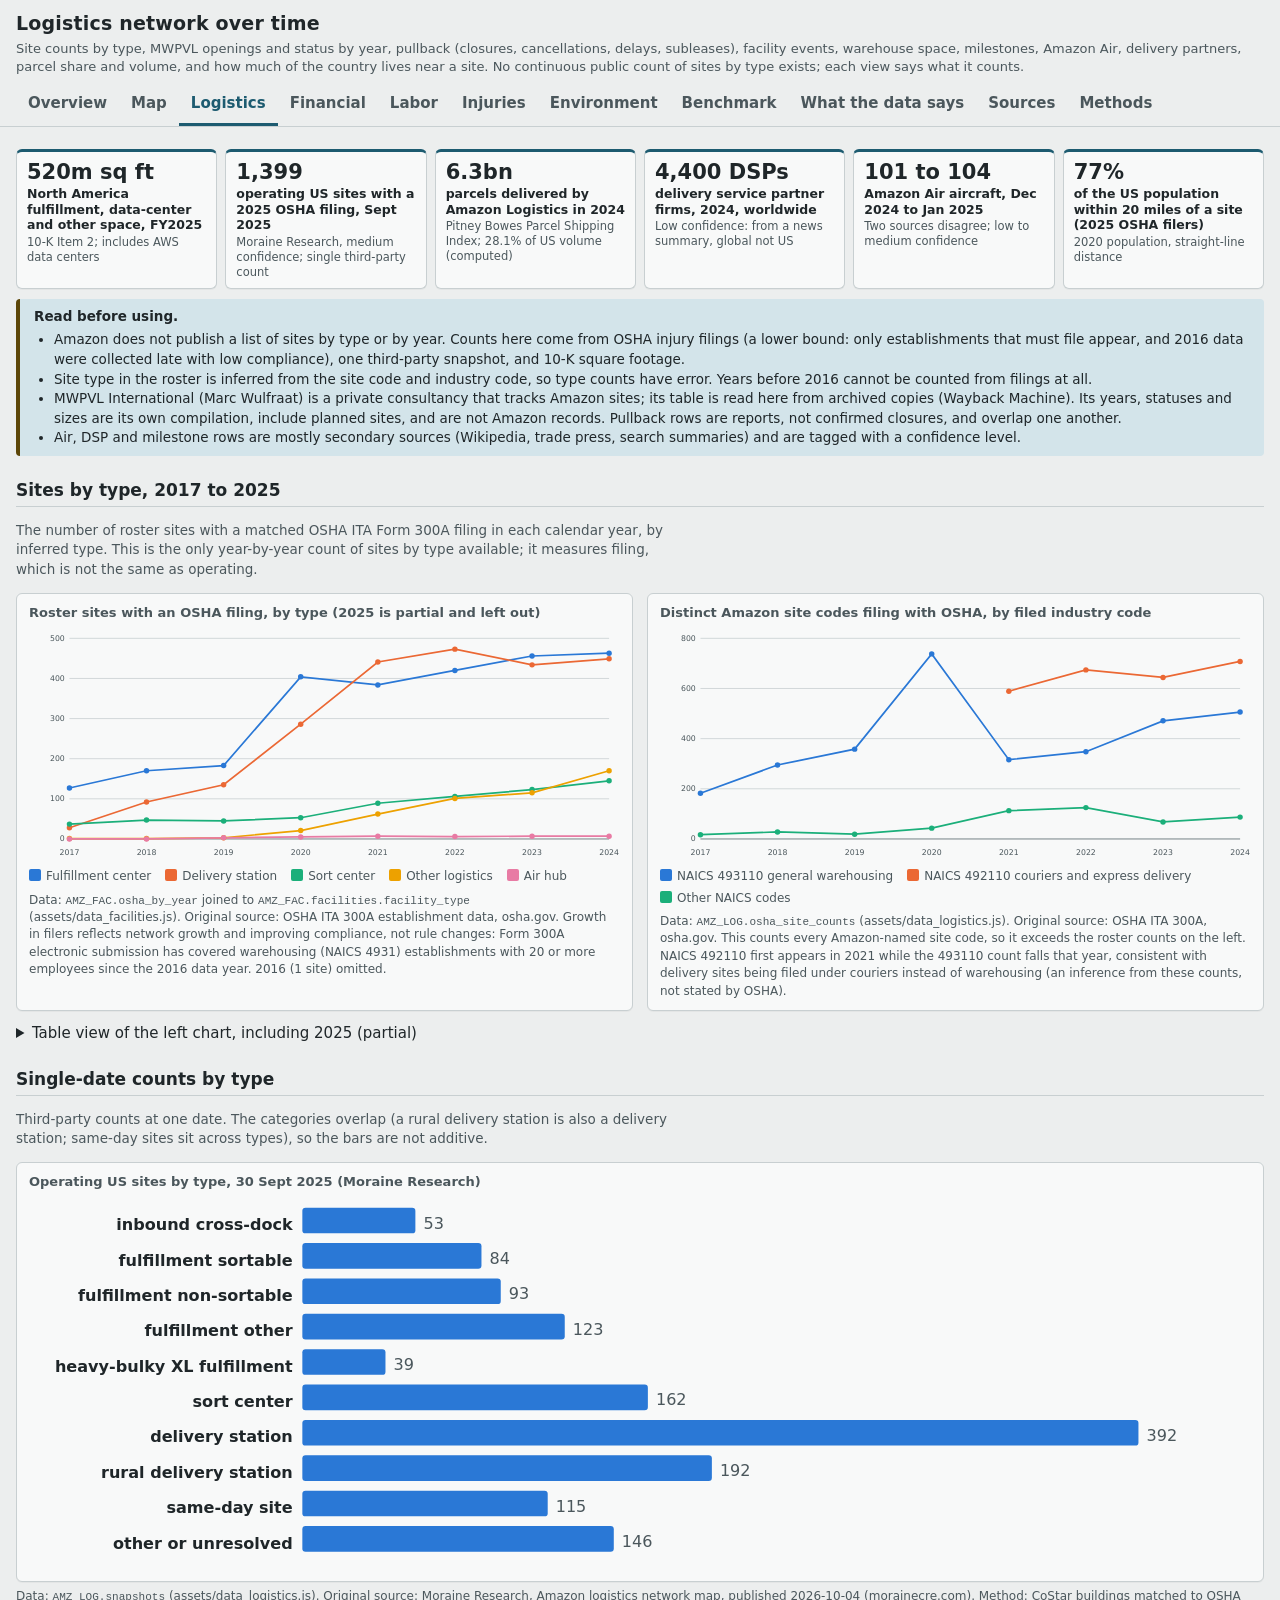
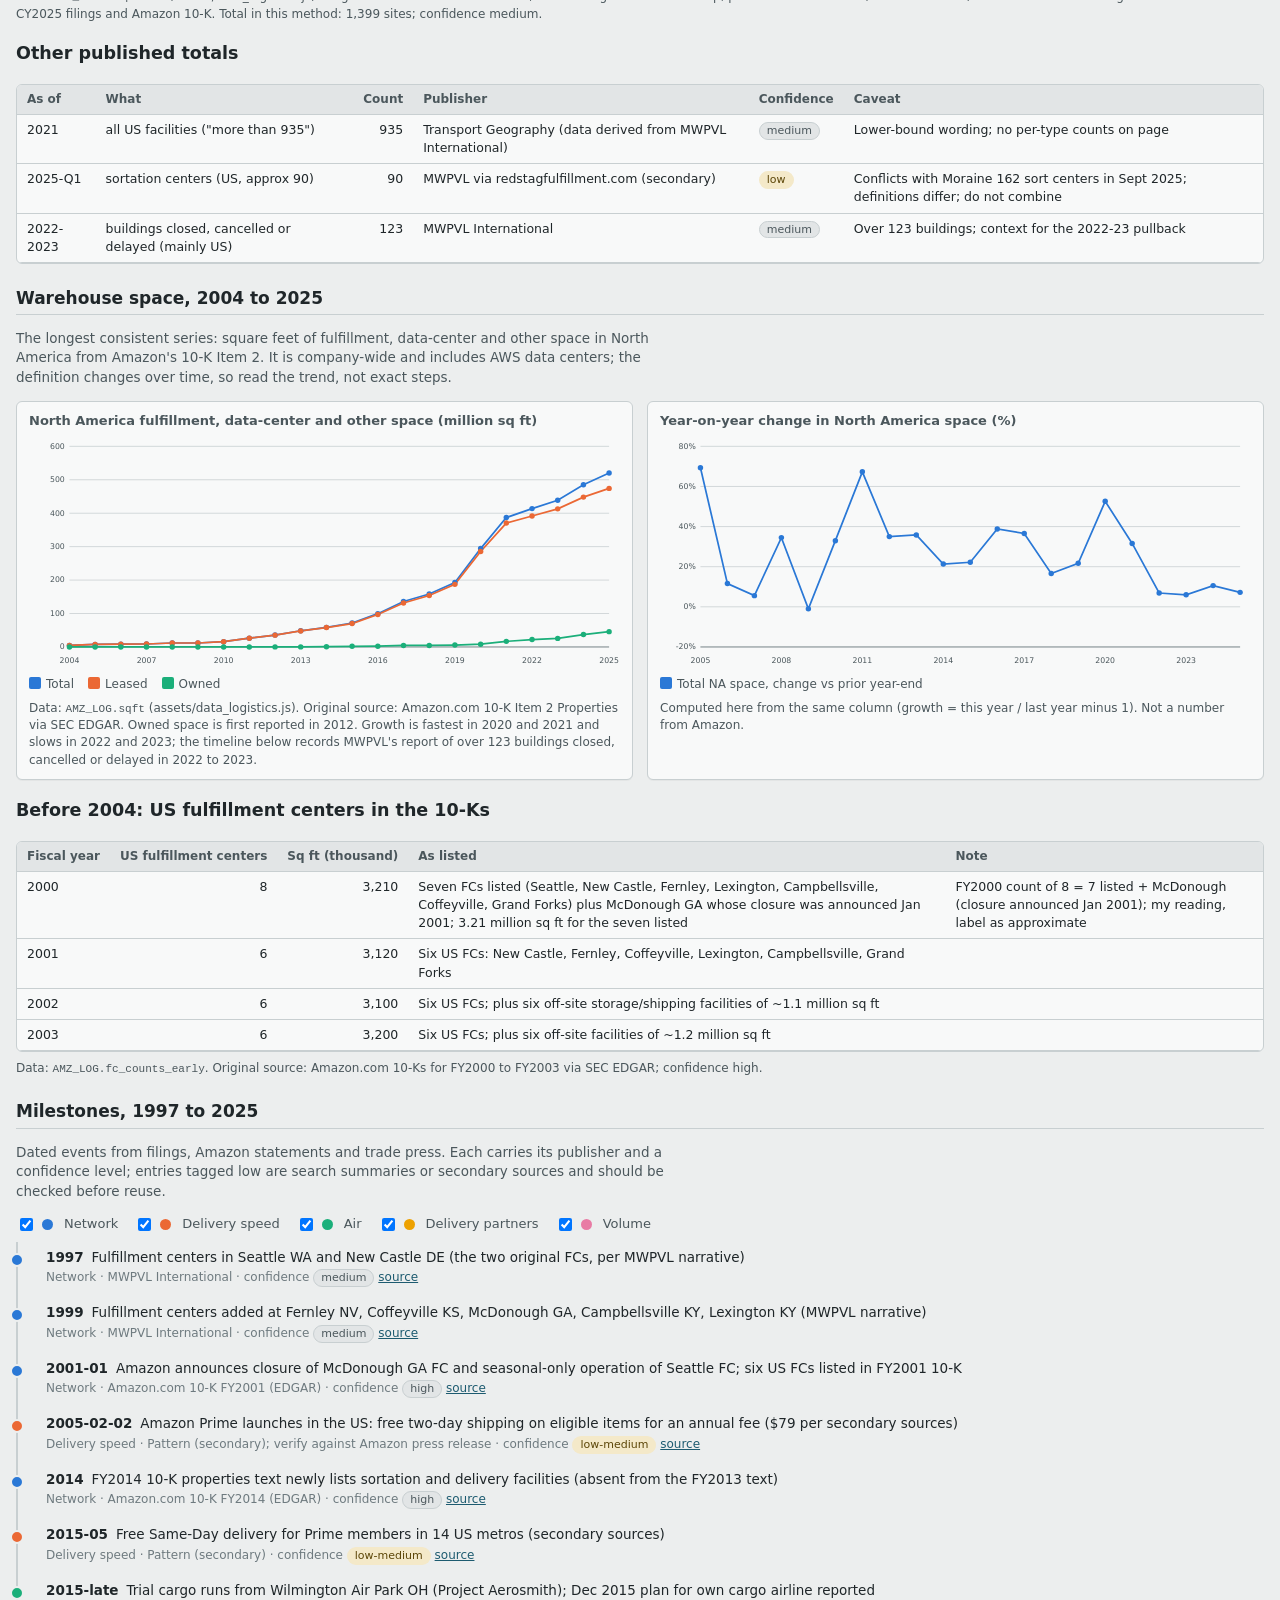
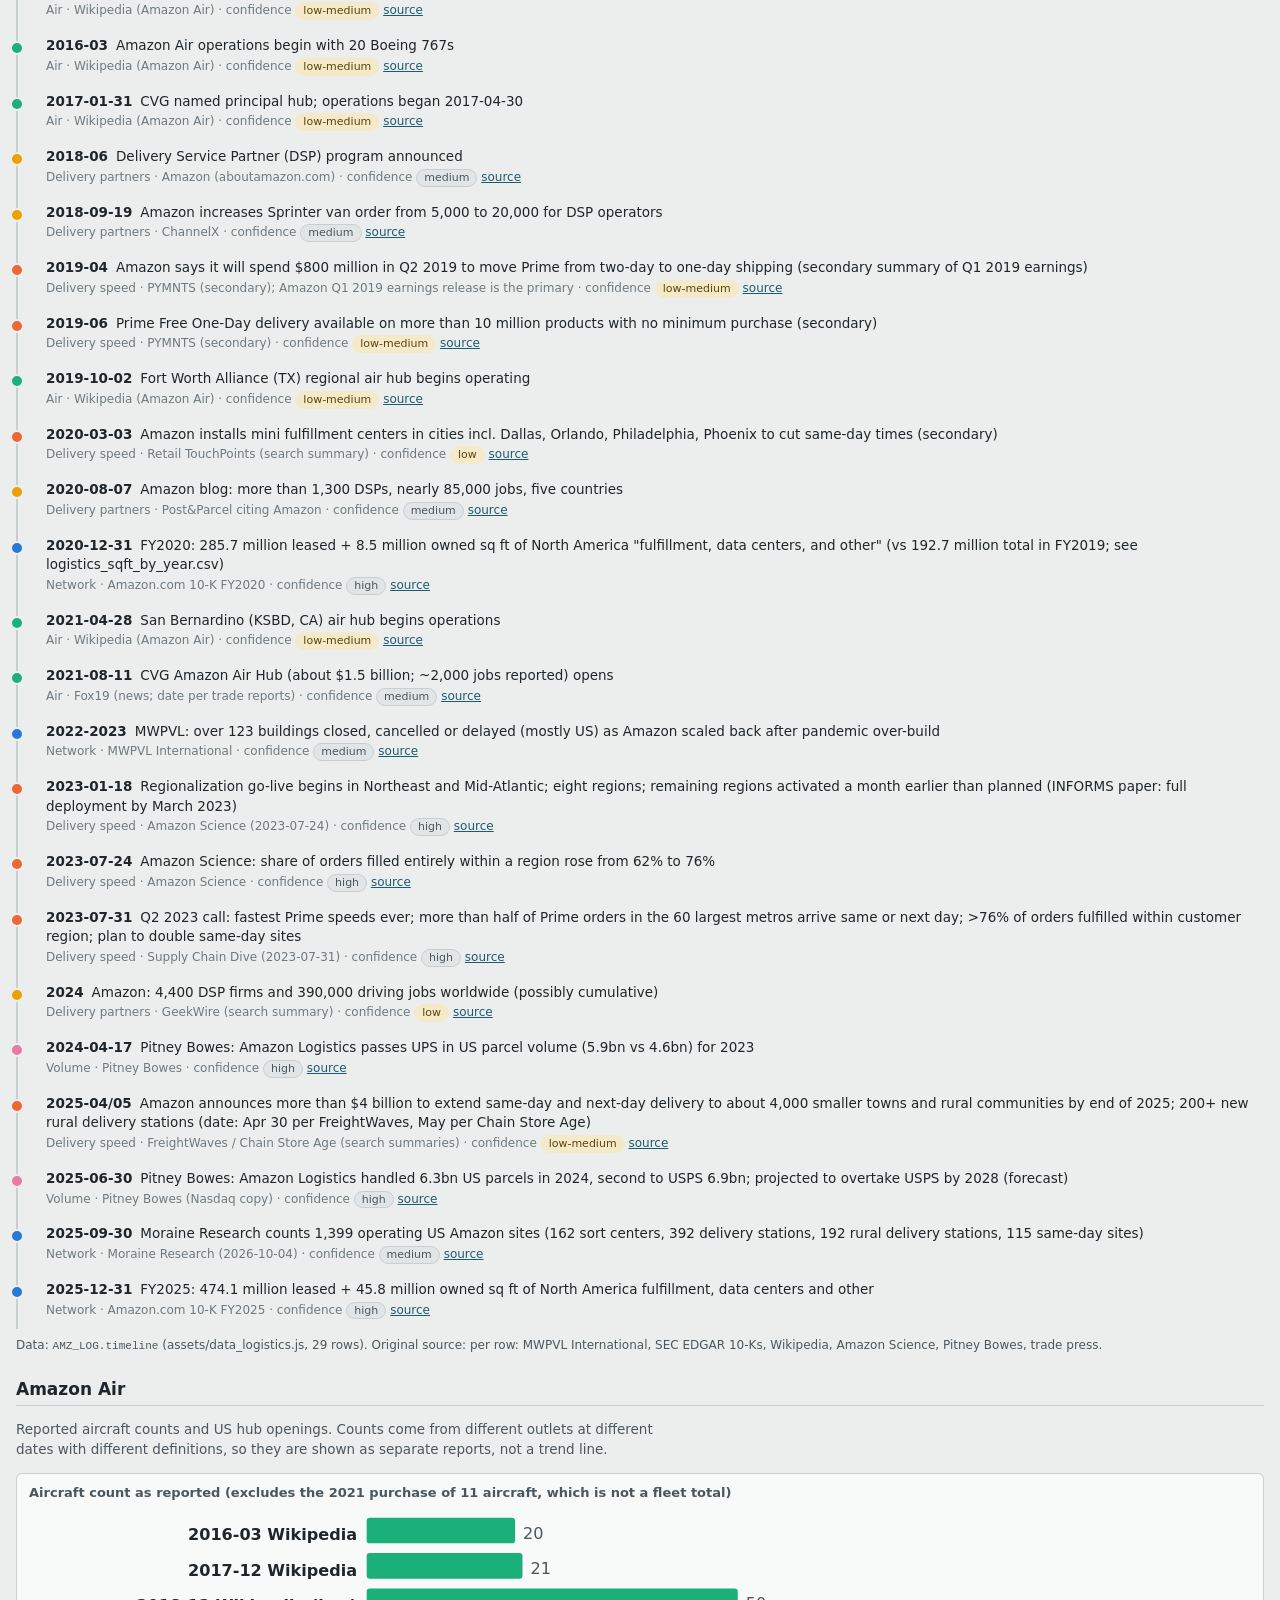
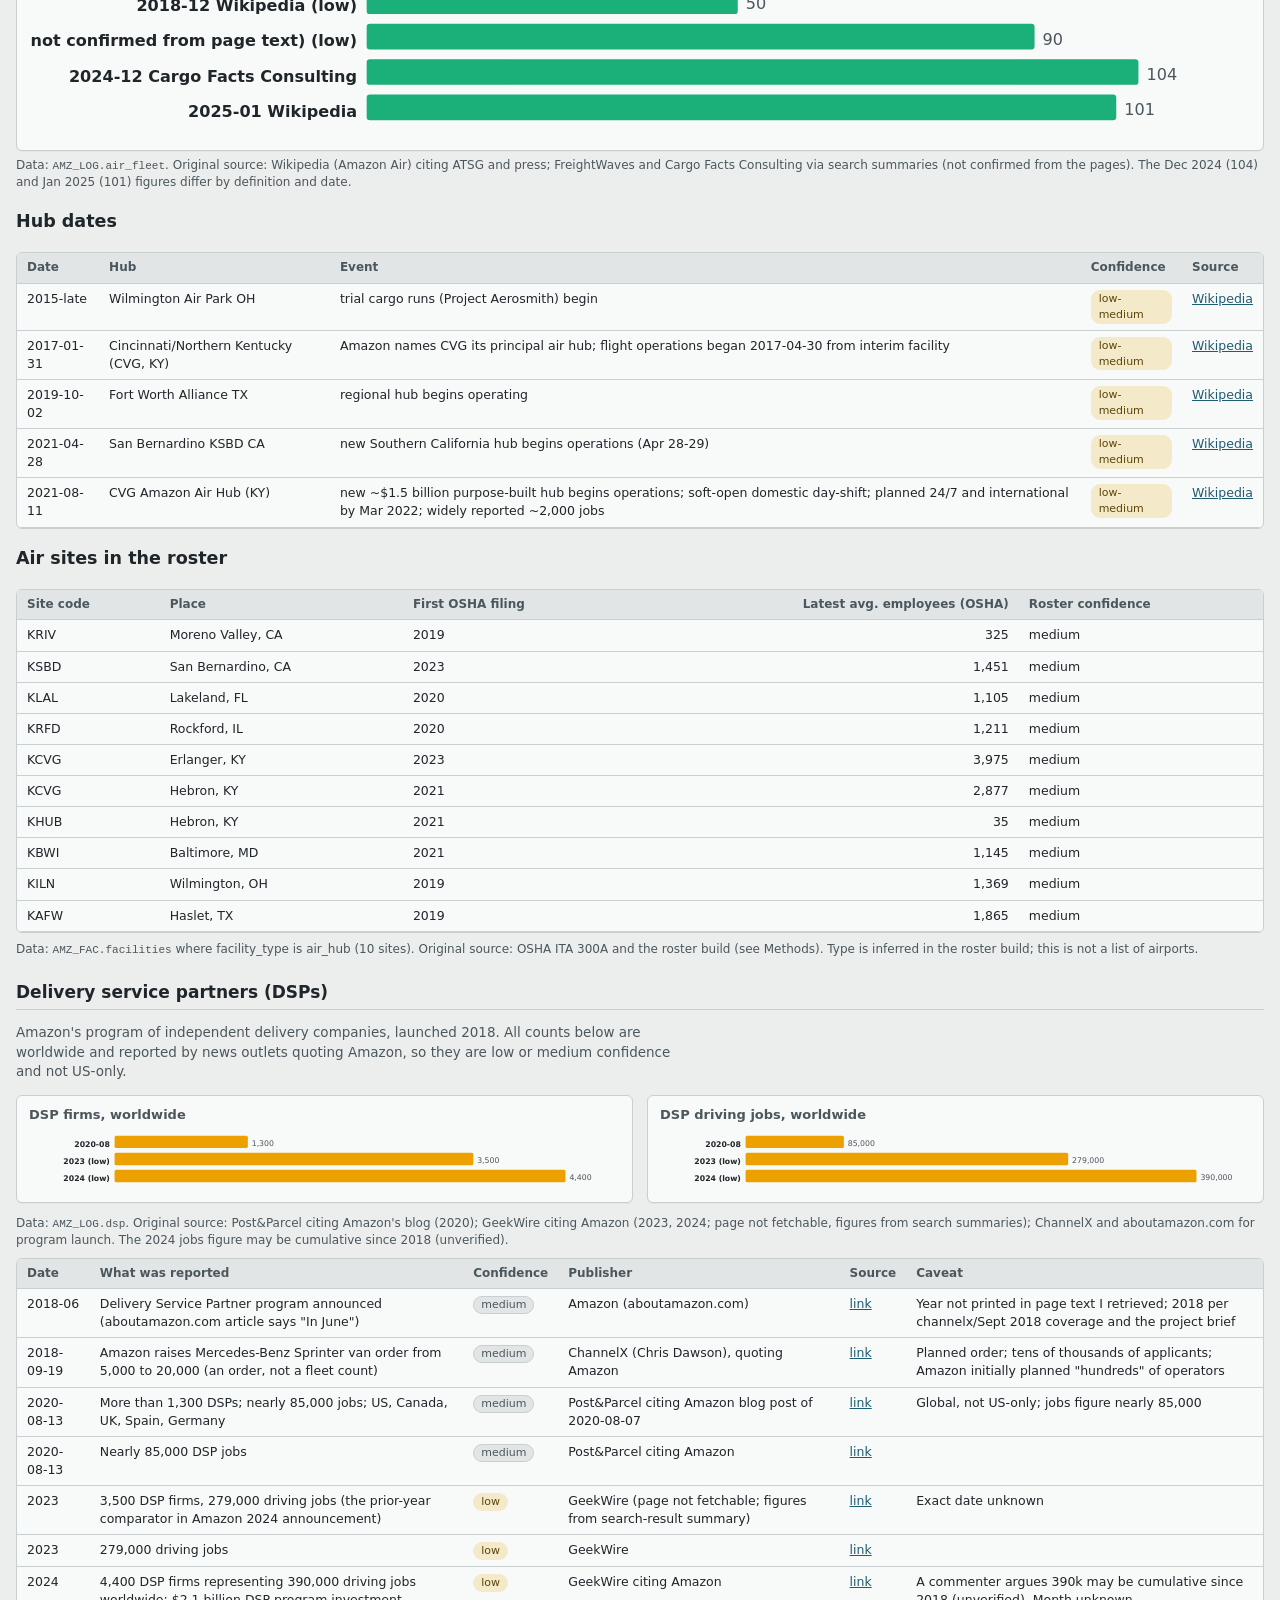
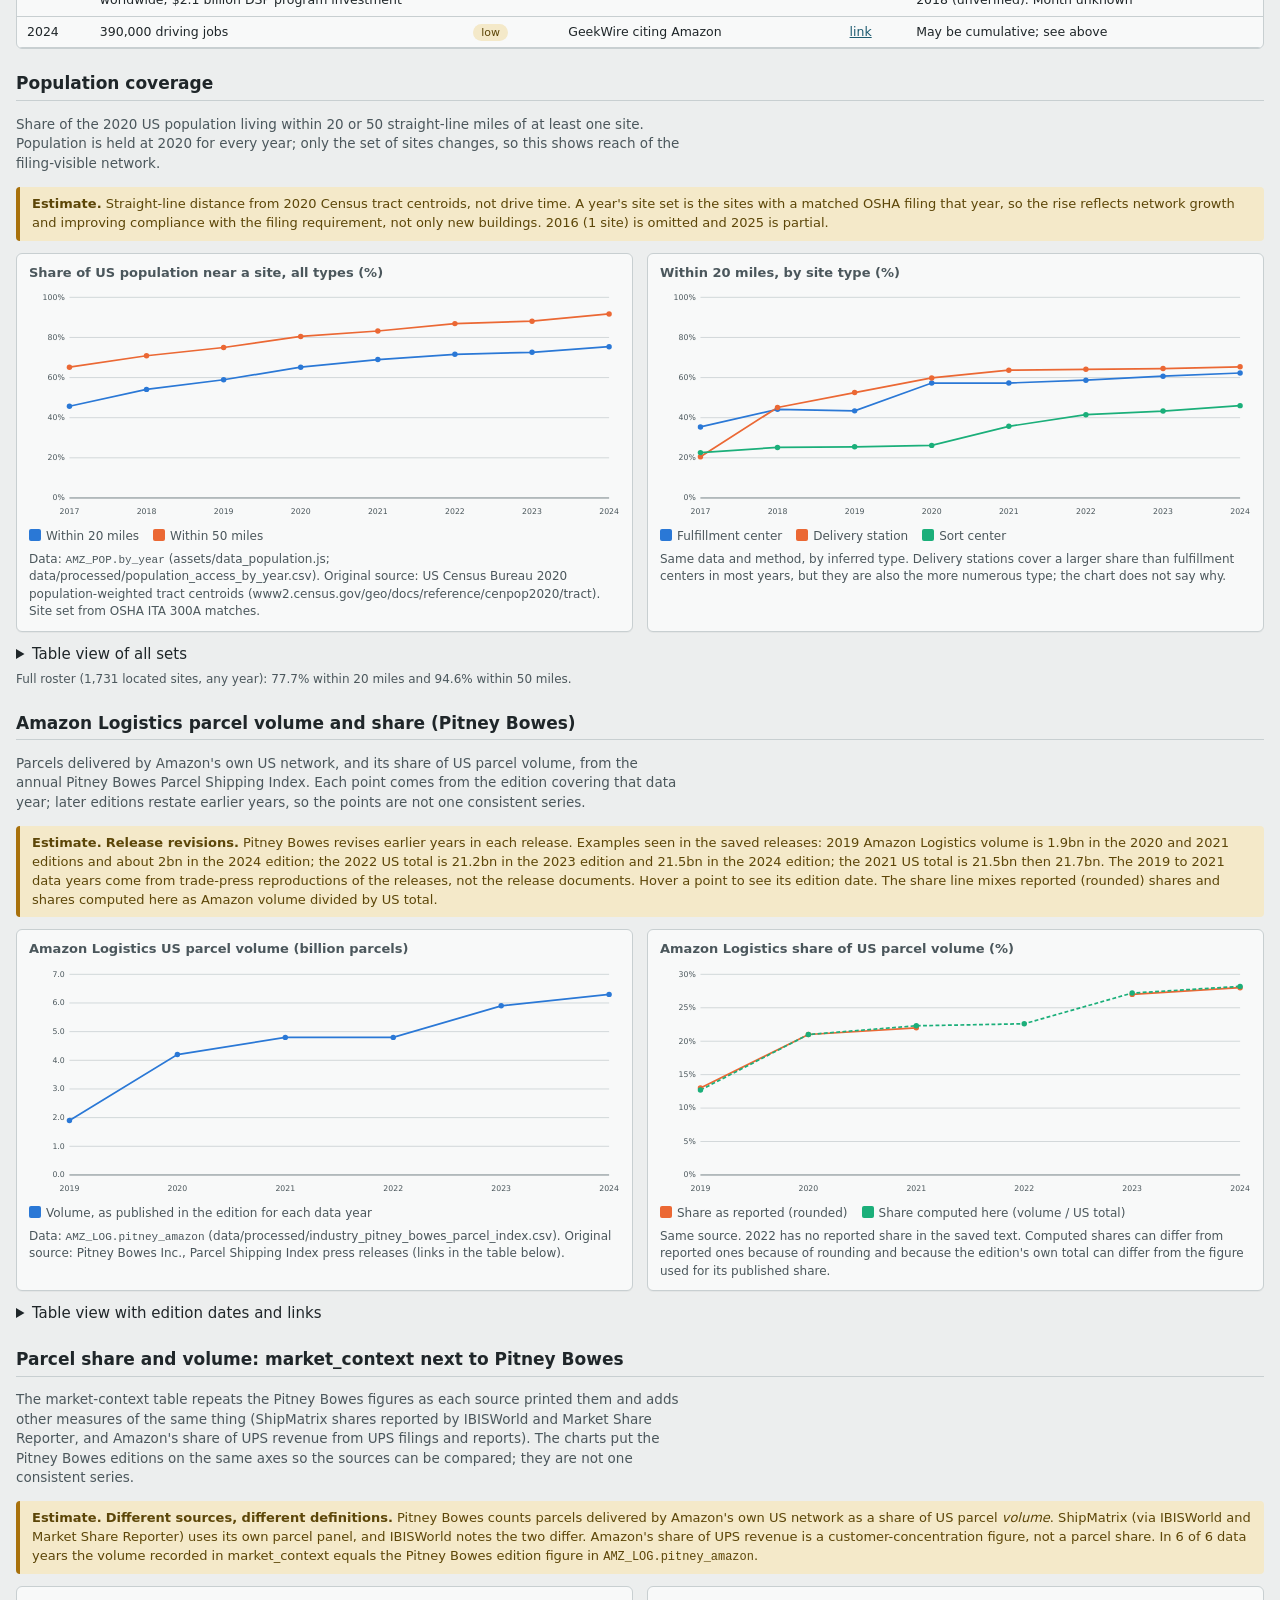
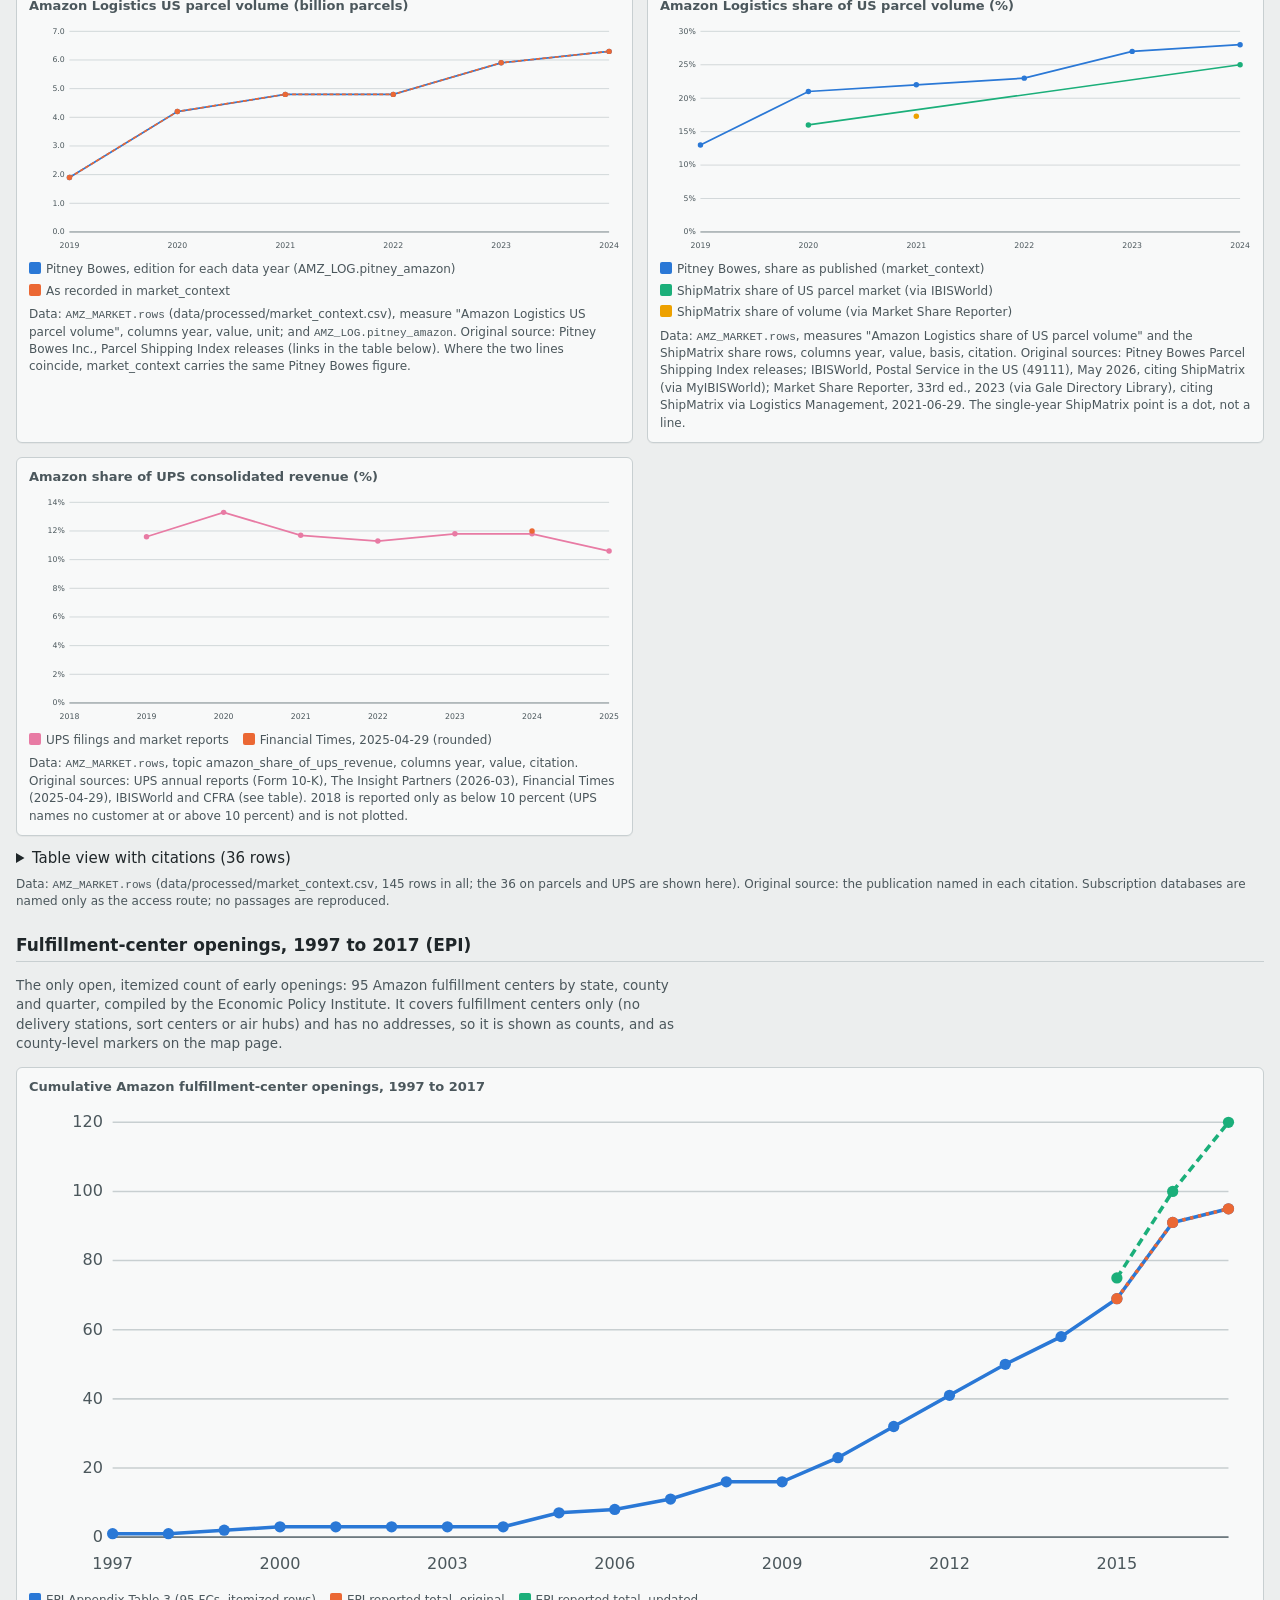
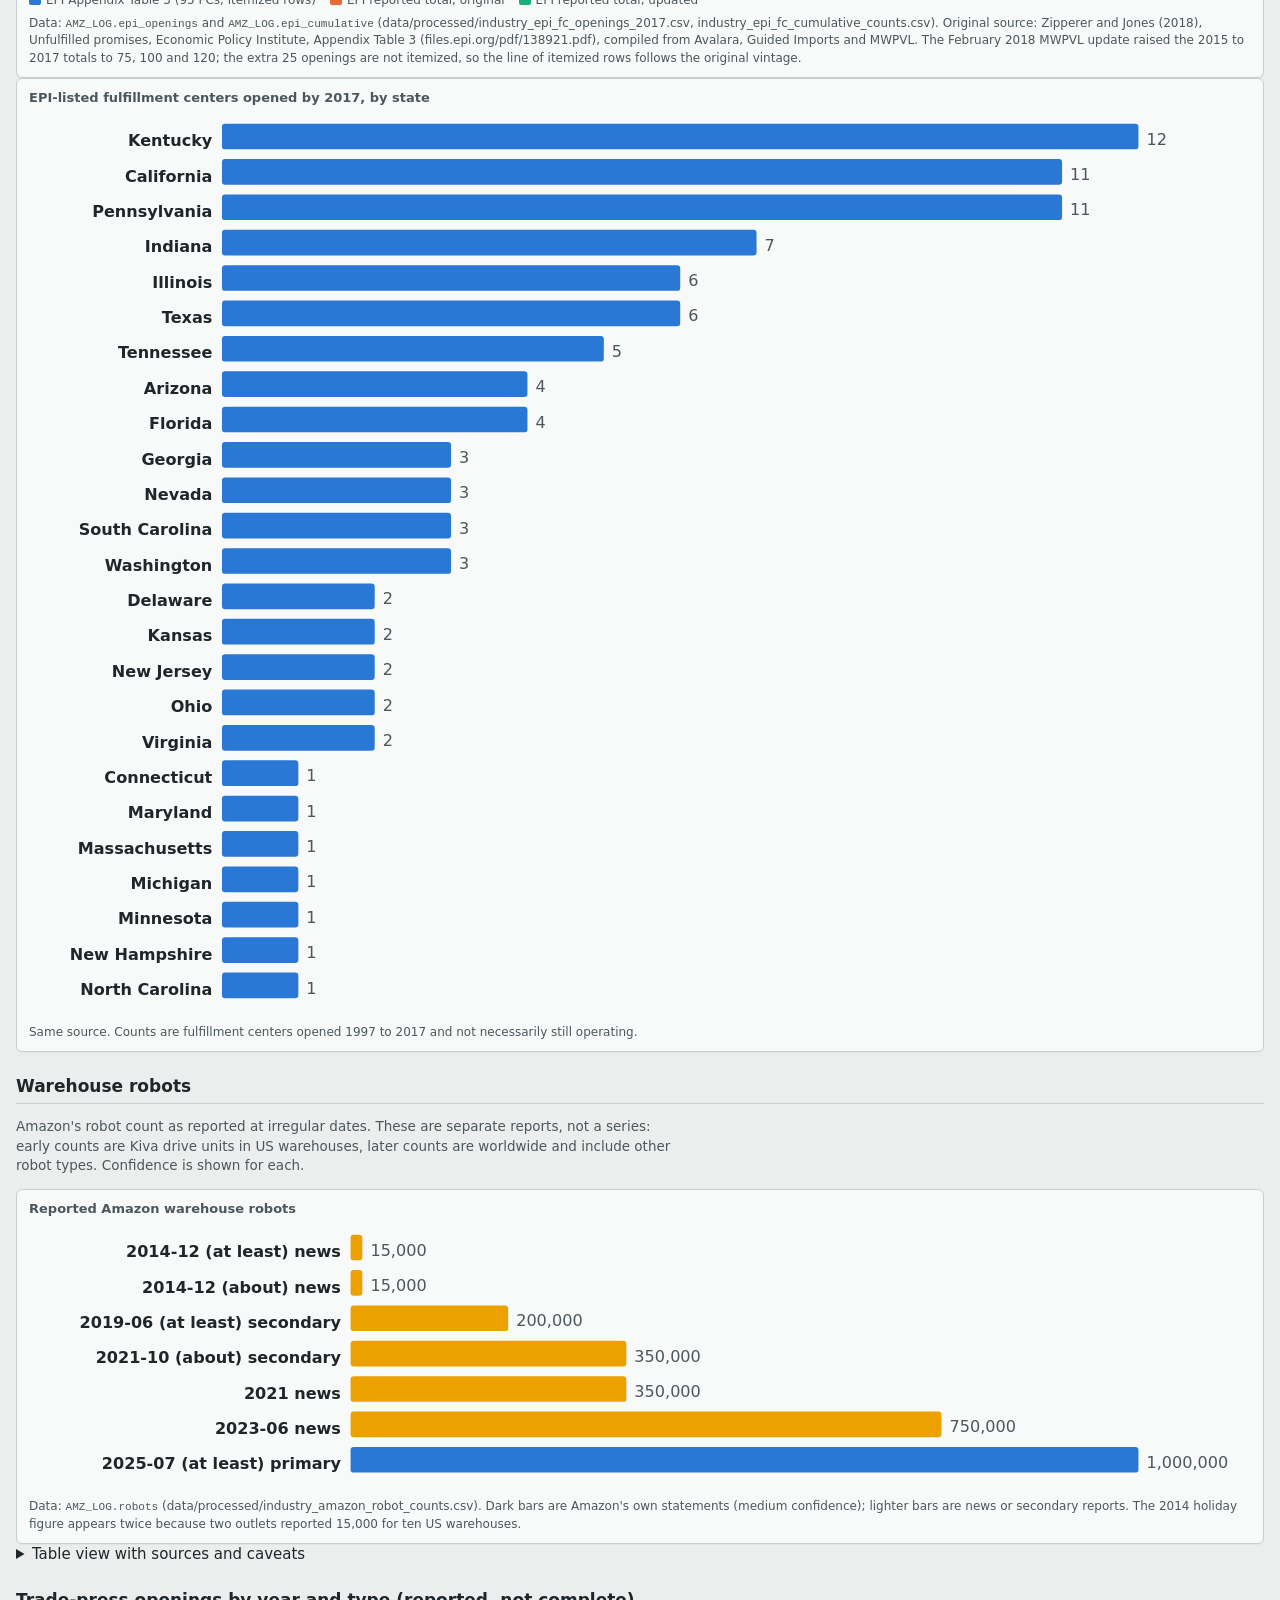
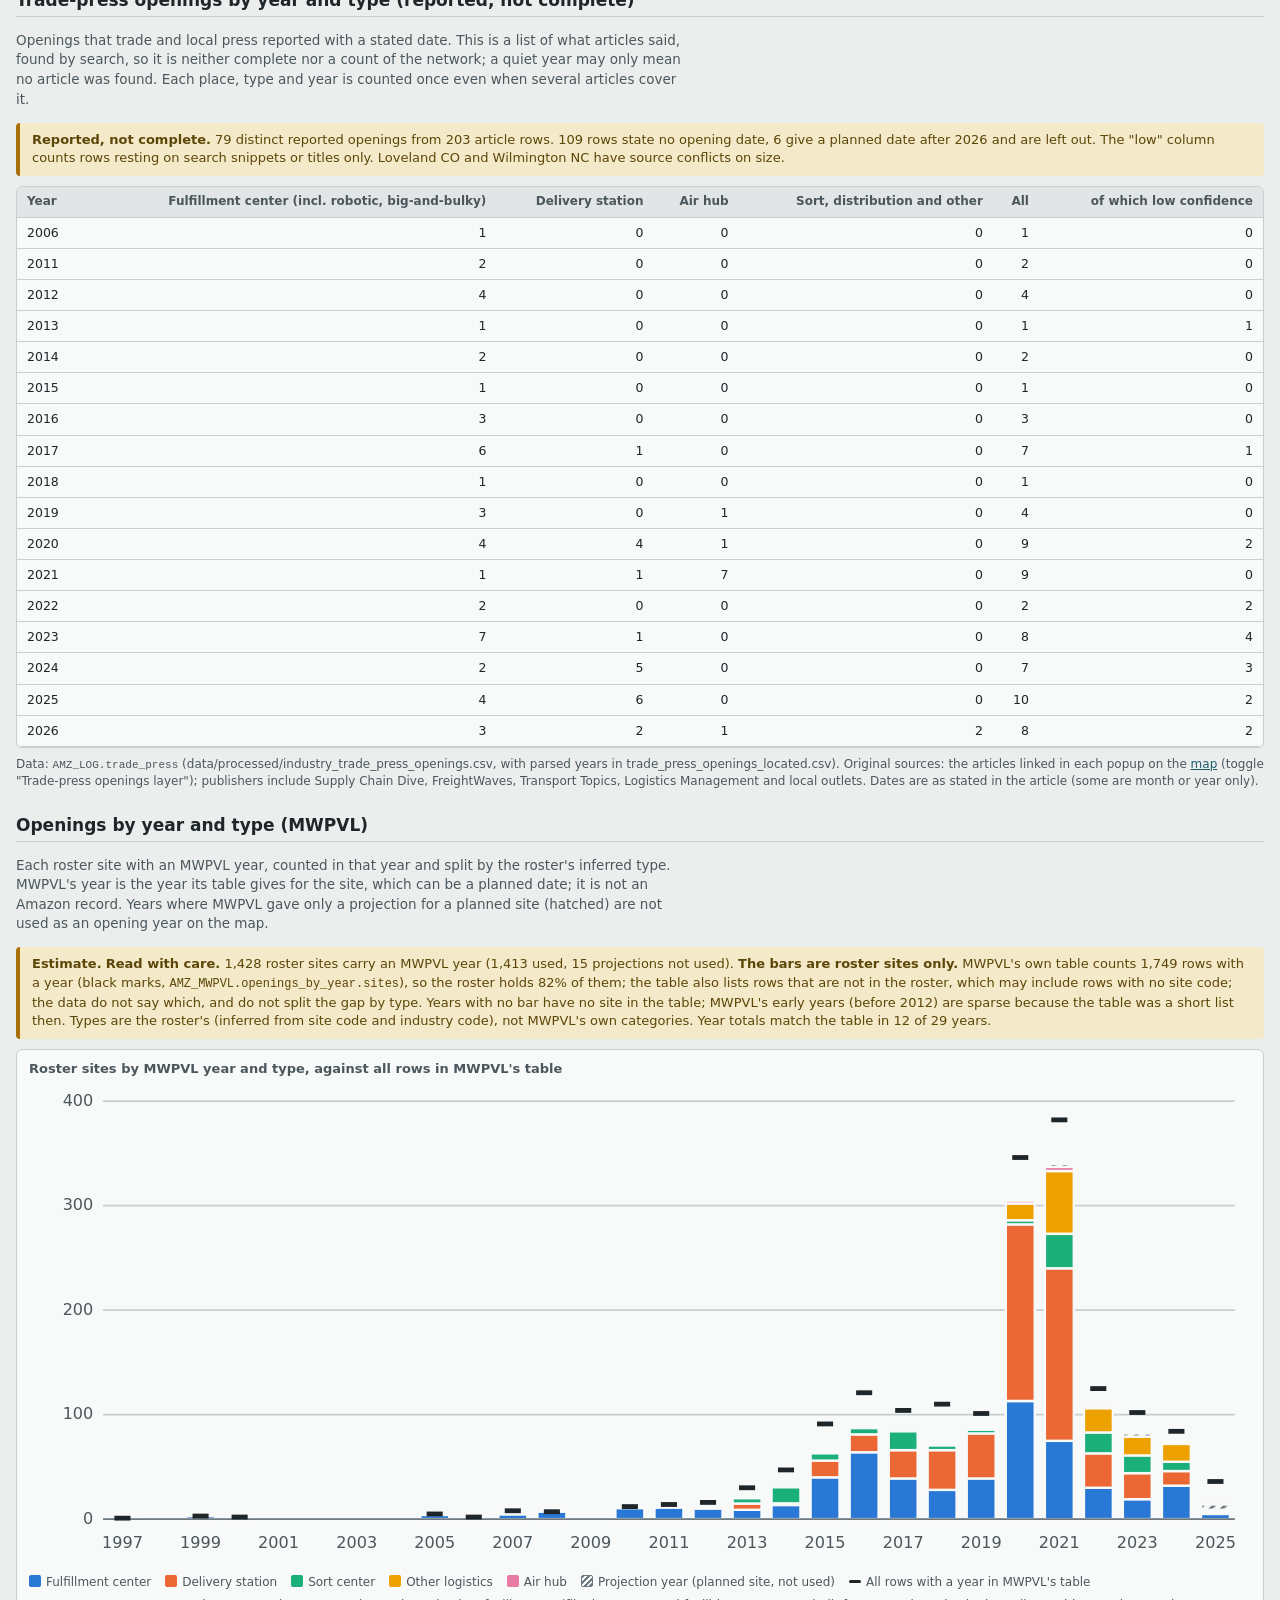
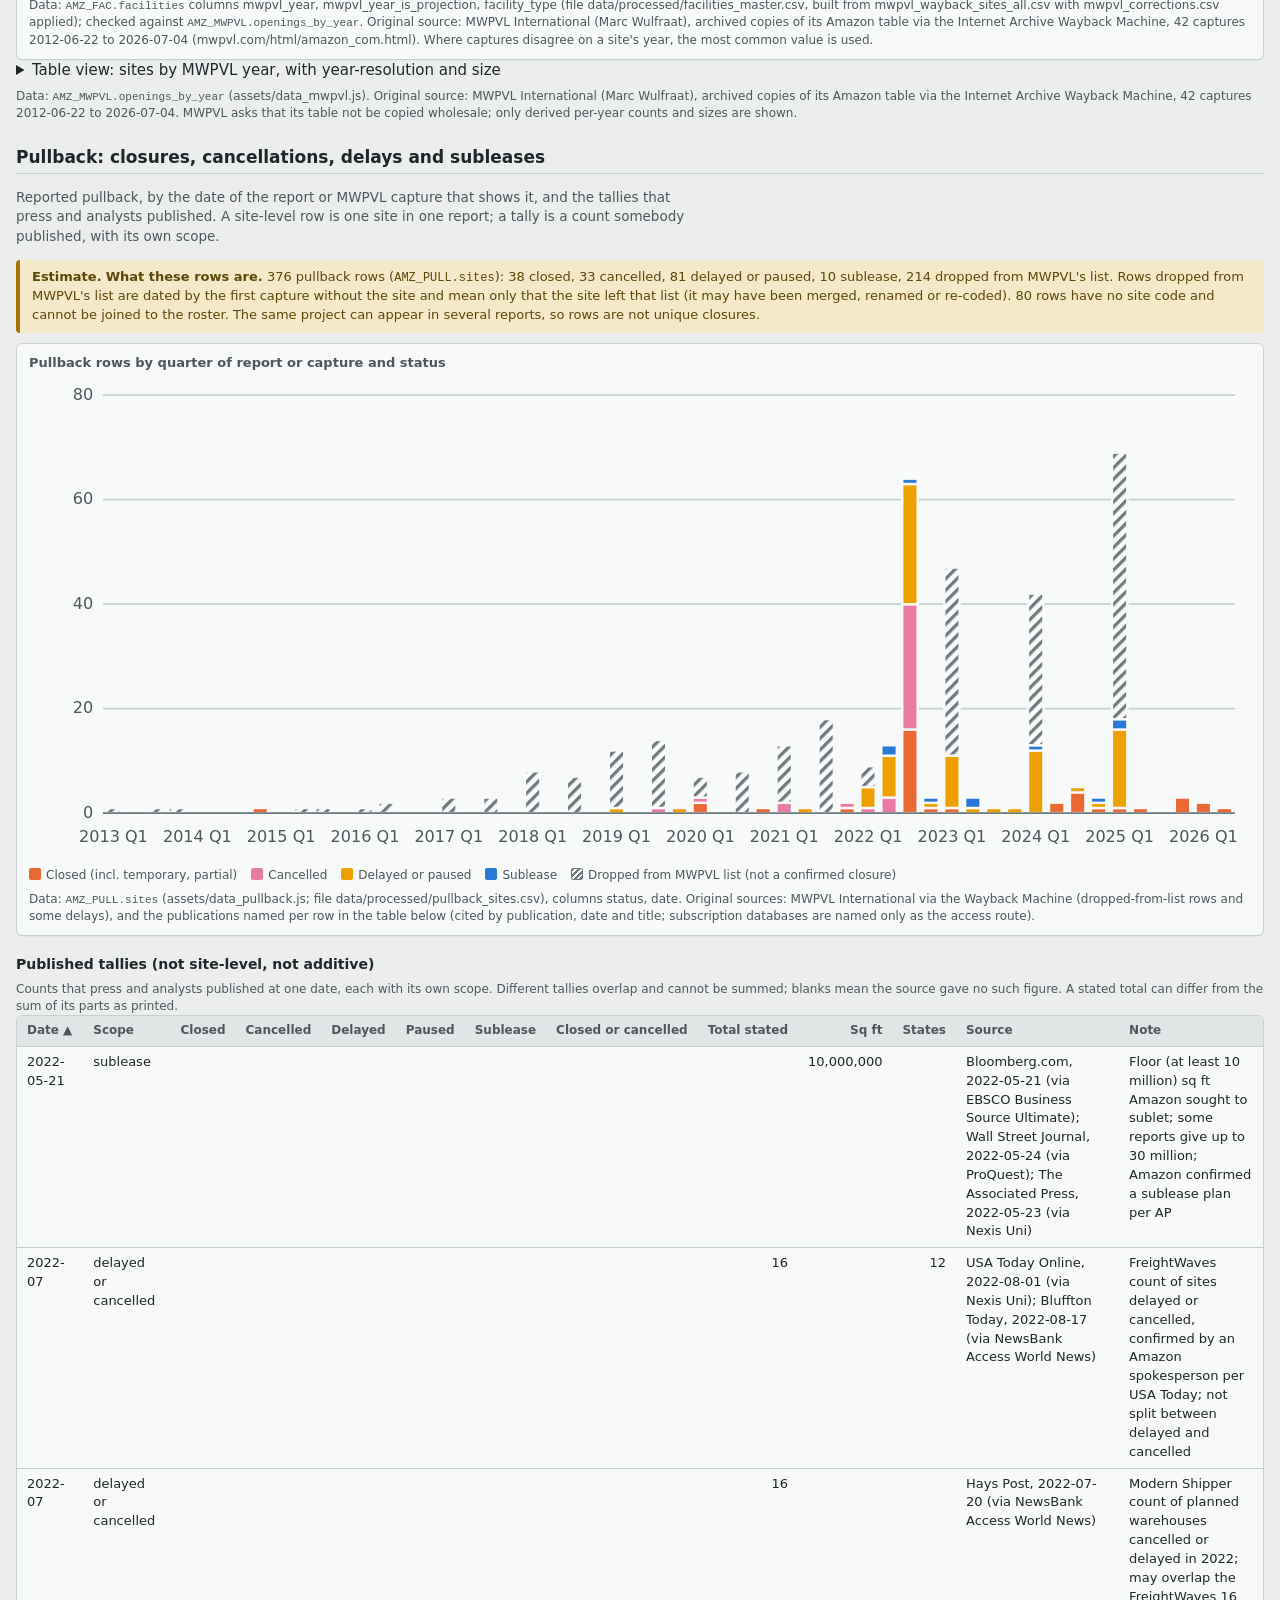
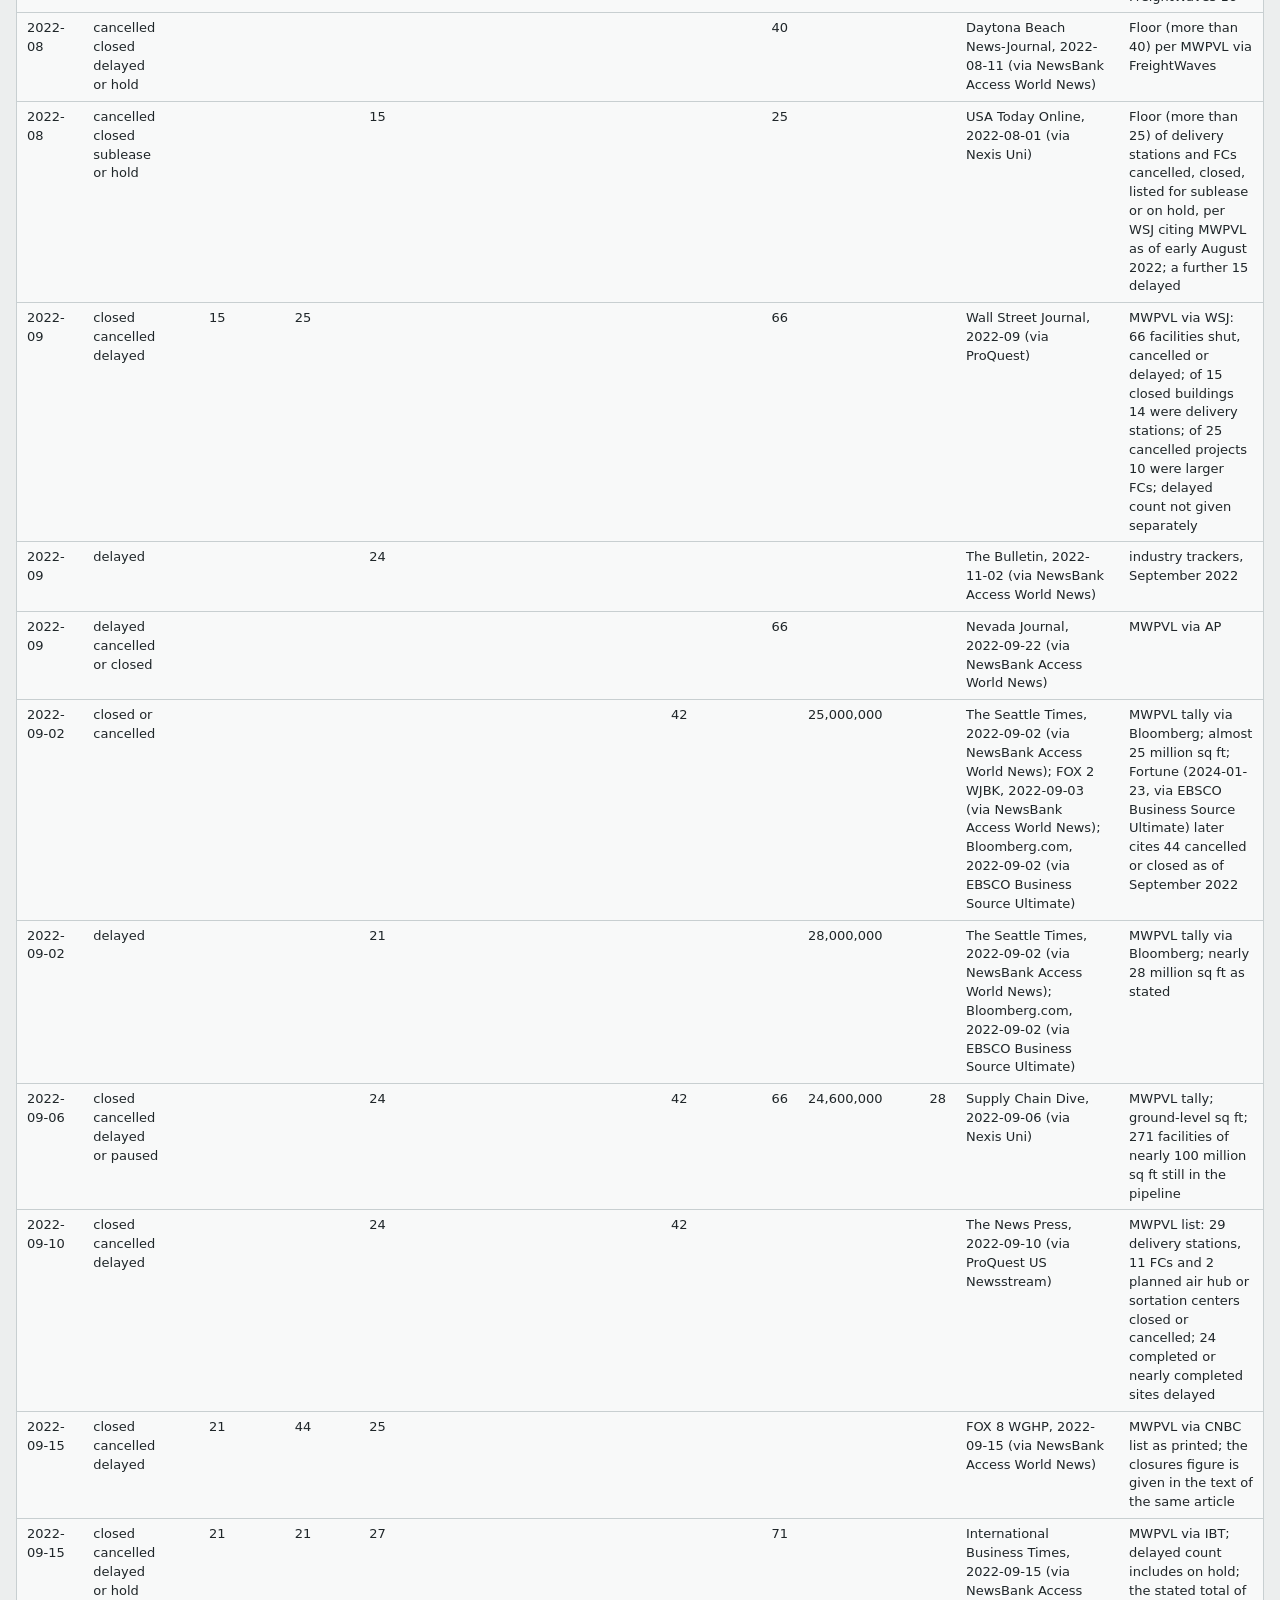
<file: logistics.html>
<!doctype html>
<html lang="en">
<head>
<meta charset="utf-8">
<meta name="viewport" content="width=device-width, initial-scale=1, viewport-fit=cover">
<meta name="claude:viewport-fit-sides" content="cover">
<meta name="robots" content="noindex, nofollow">
<title>Logistics network</title>
<link rel="stylesheet" href="assets/style.css">
<link rel="stylesheet" href="assets/logistics.css">
</head>
<body>
<main class="wrap" id="app" data-page="log"></main>
<script src="assets/data_meta.js"></script>
<script src="assets/data_facilities.js"></script>
<script src="assets/data_logistics.js"></script>
<script src="assets/data_deals.js"></script>
<script src="assets/data_population.js"></script>
<script src="assets/data_pullback.js"></script>
<script src="assets/data_mwpvl.js"></script>
<script src="assets/data_events.js"></script>
<script src="assets/data_market.js"></script>
<script src="assets/data_sources.js"></script>
<script src="assets/common.js"></script>
<script src="assets/logistics.js"></script>
<script src="assets/private_loader.js"></script>
</body>
</html>
</file>
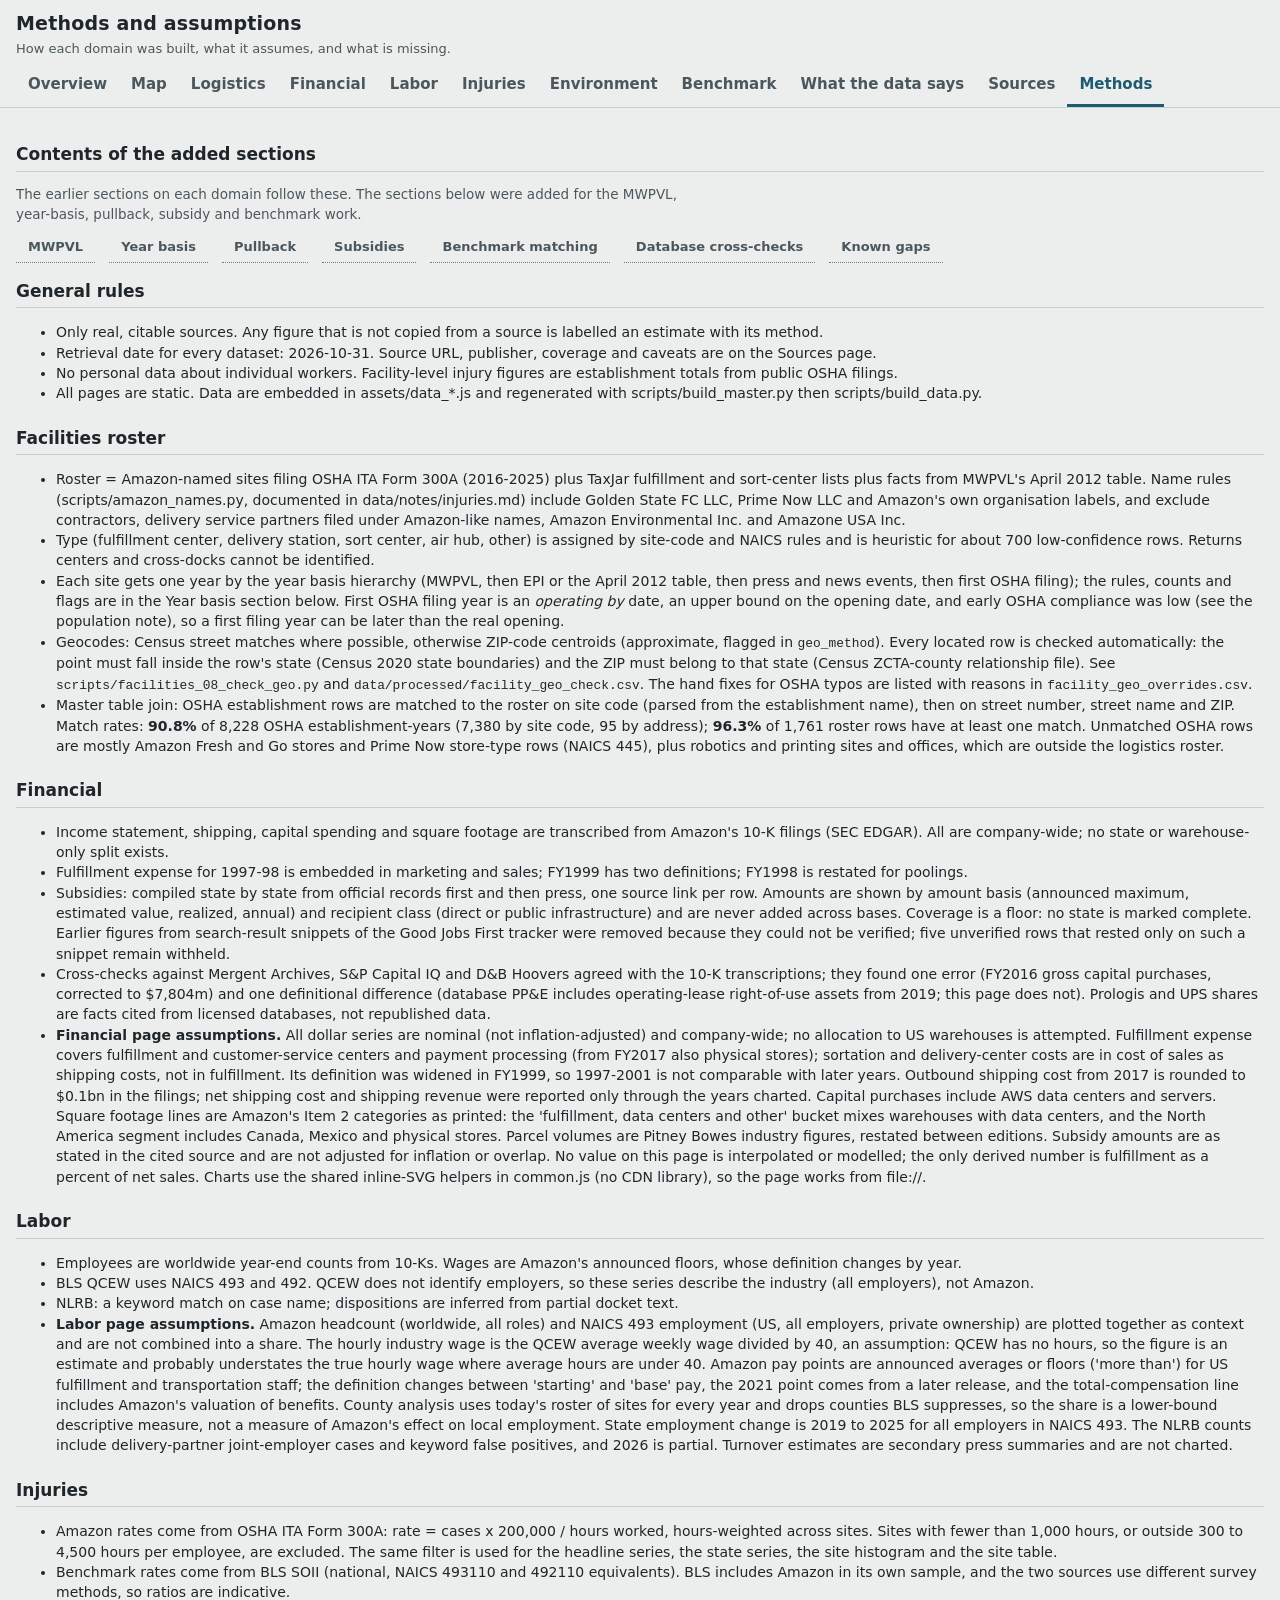
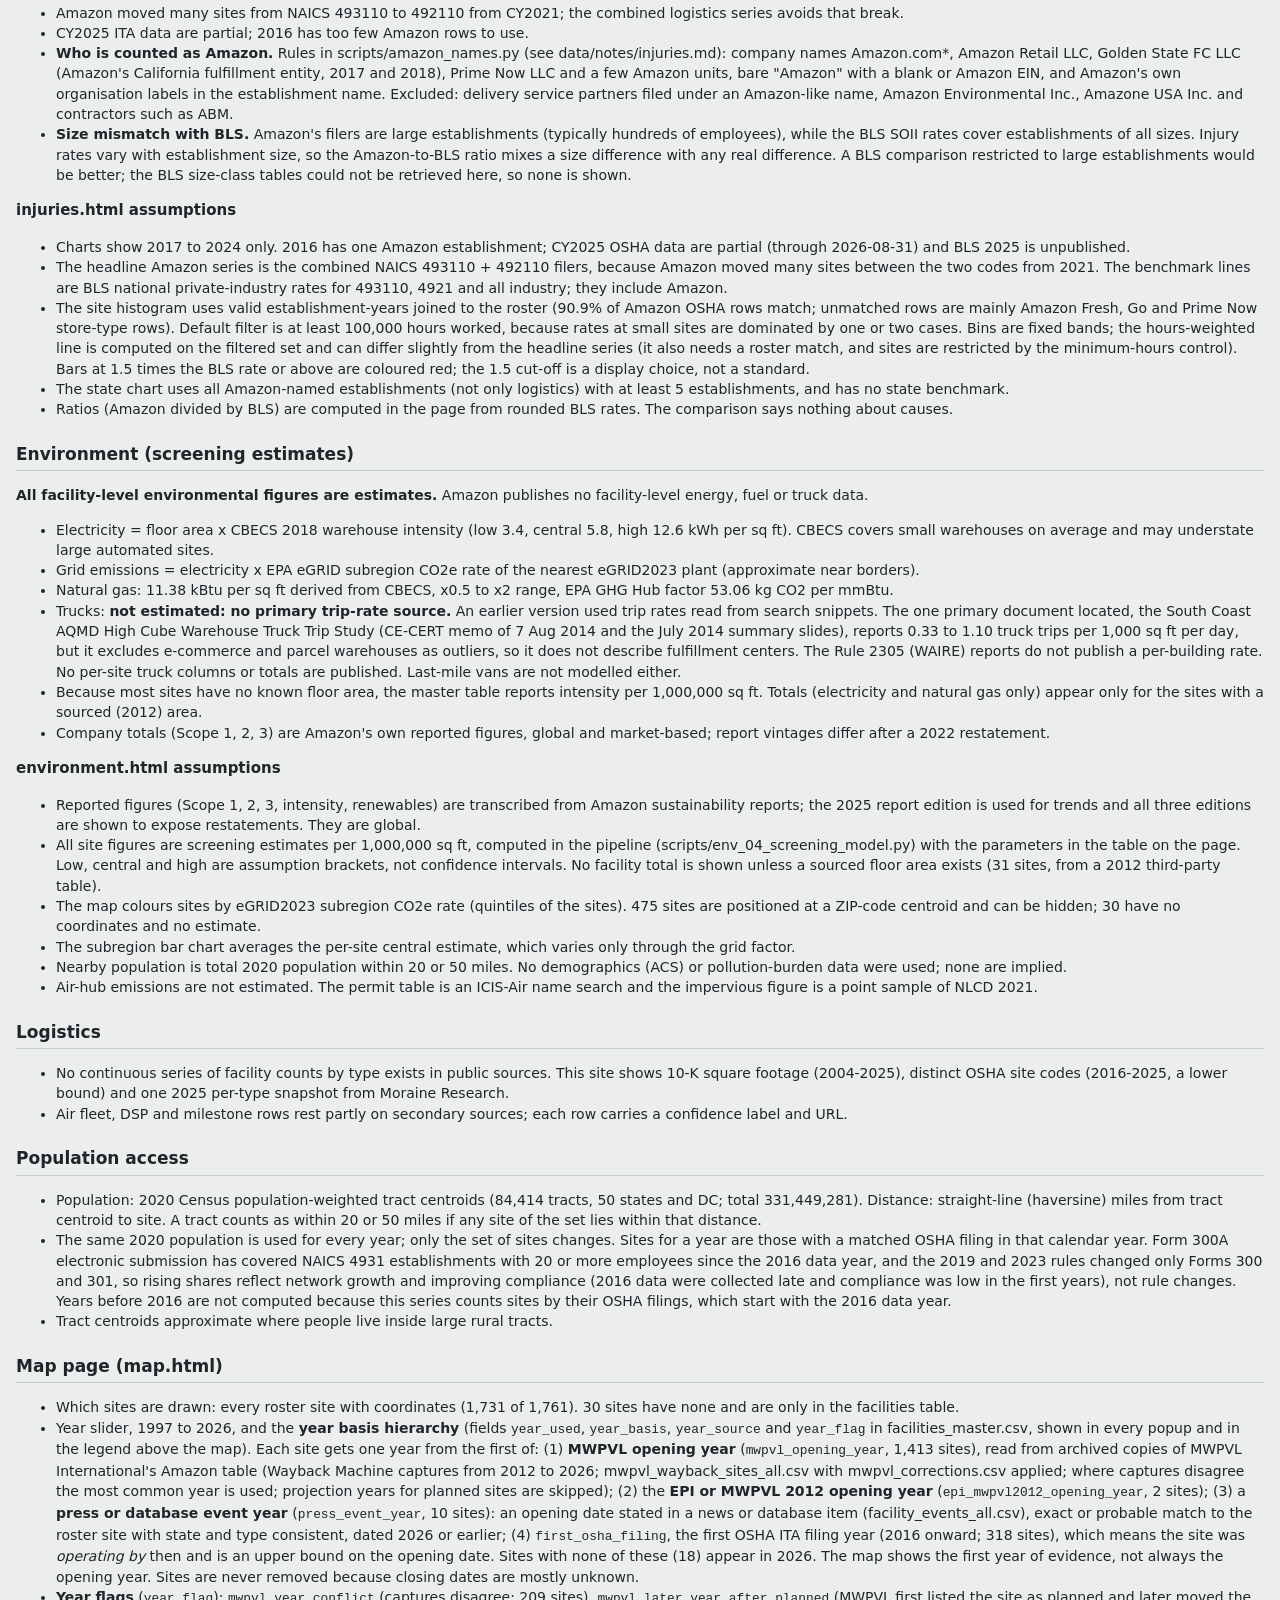
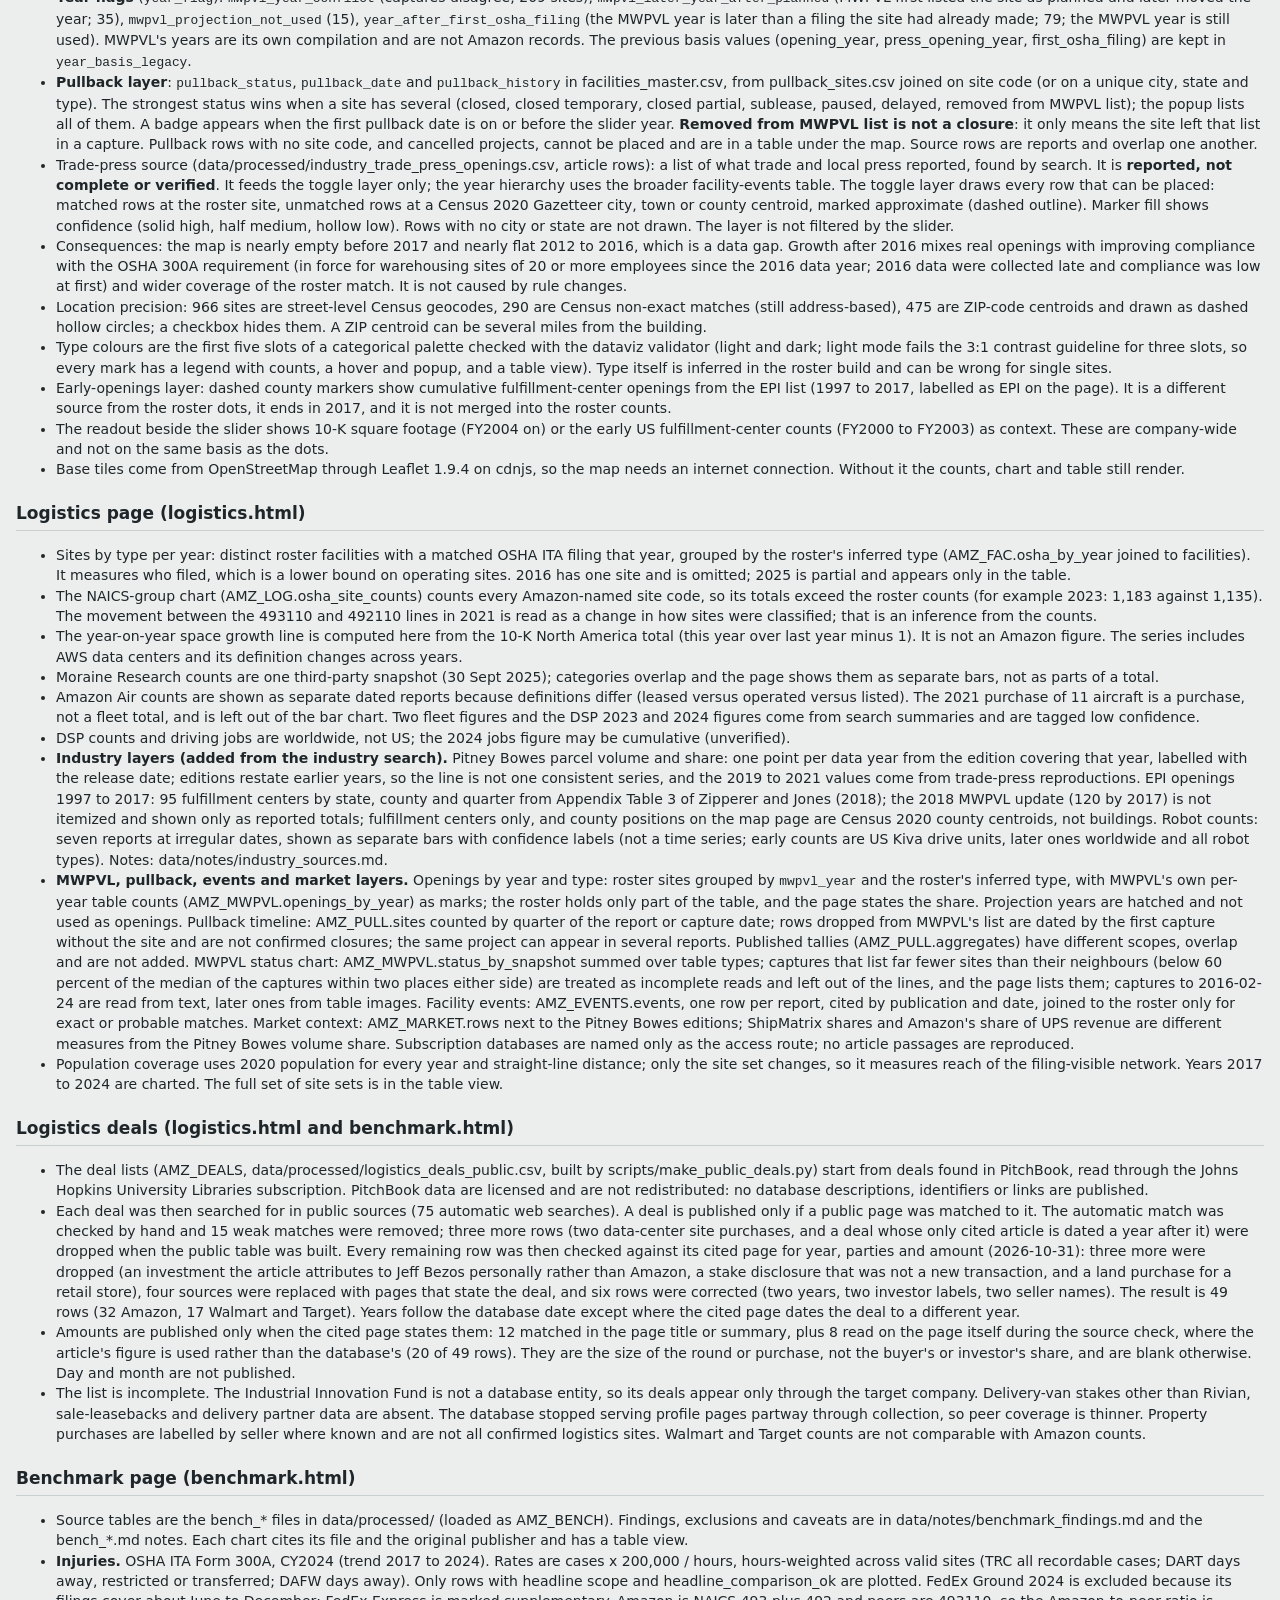
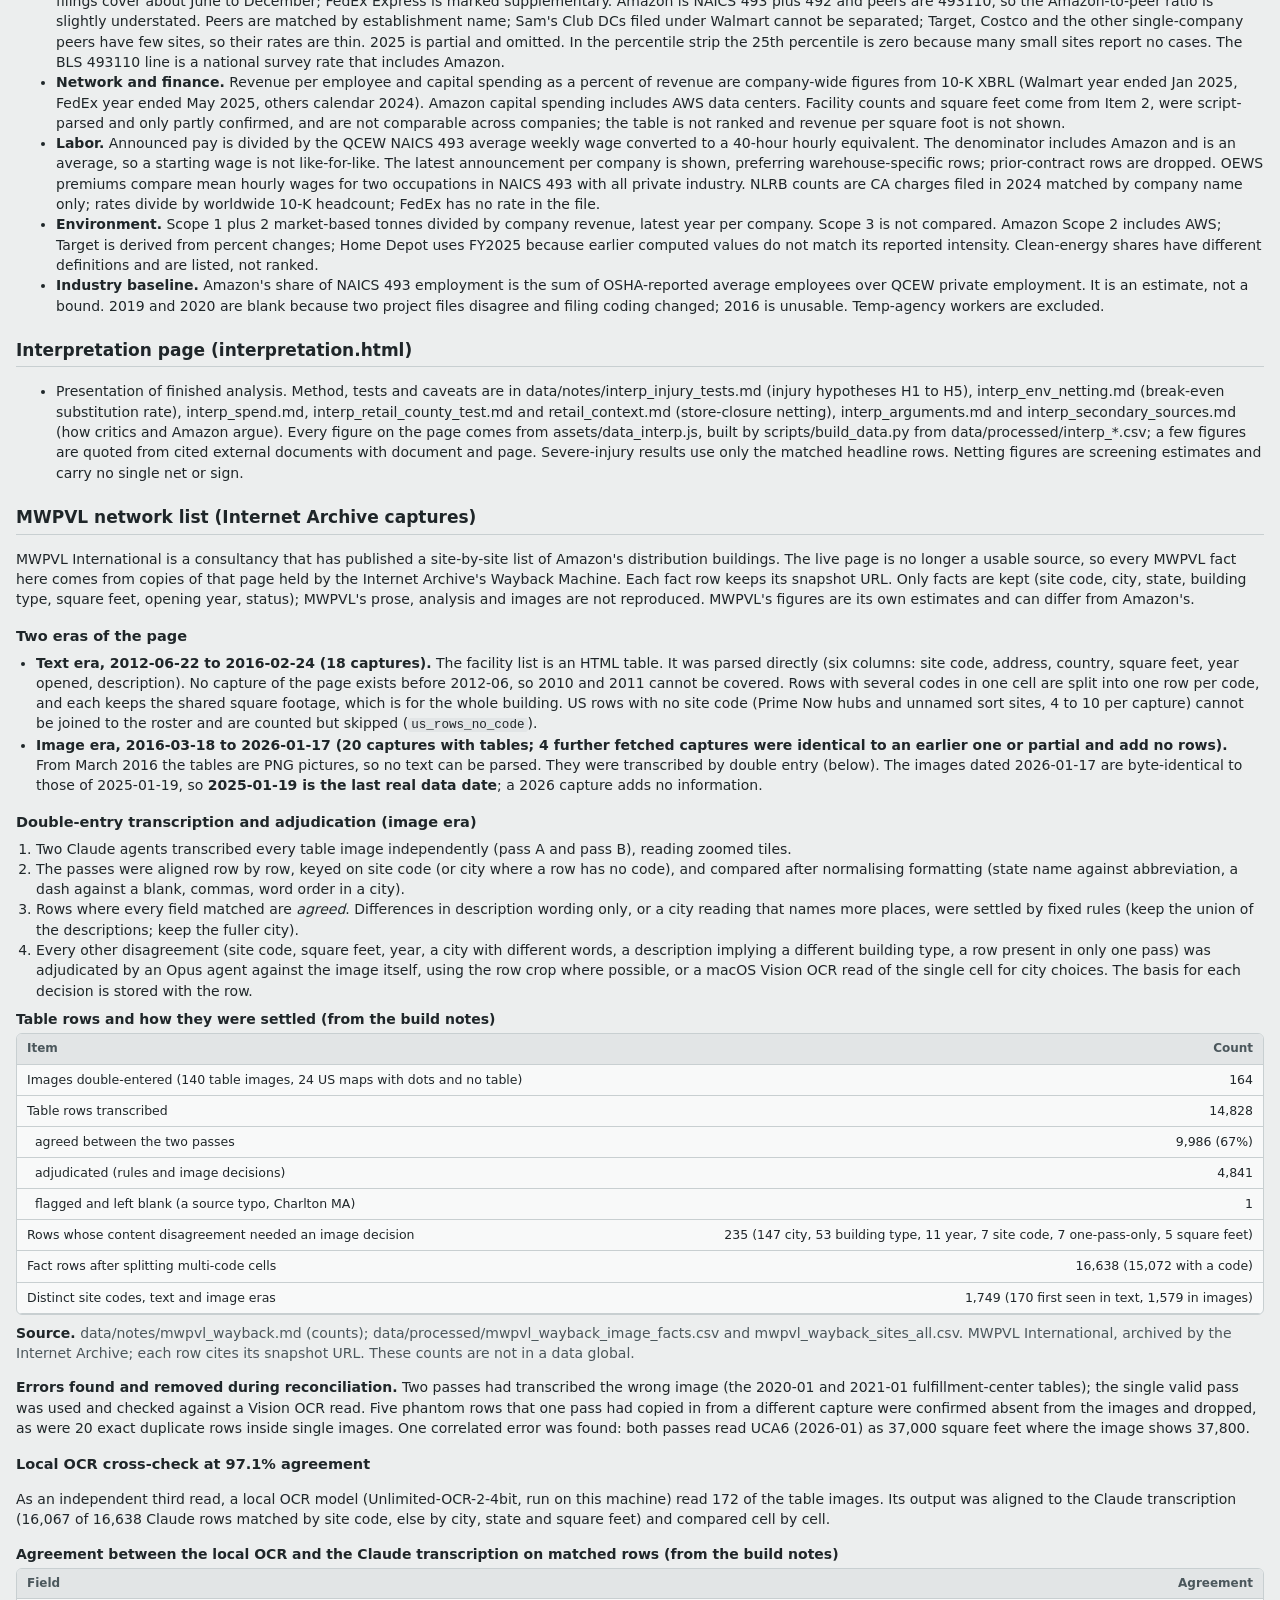
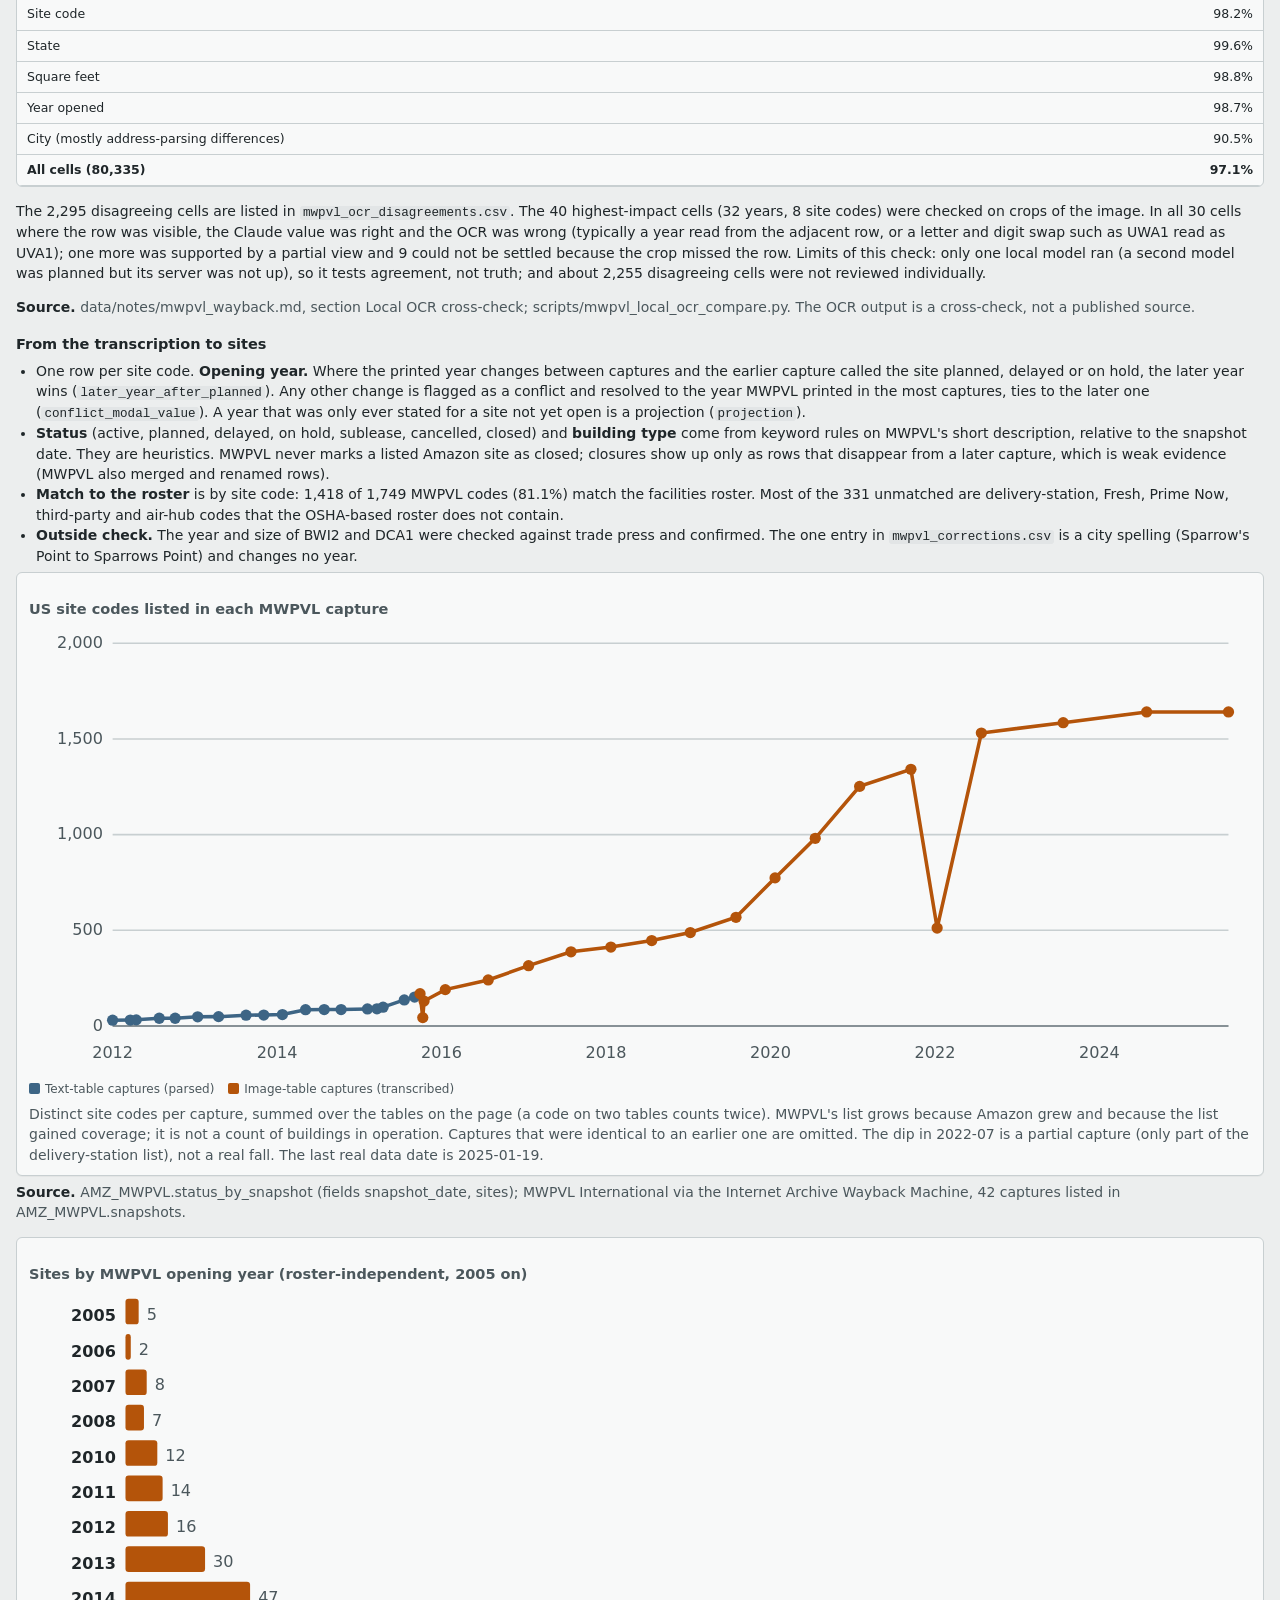
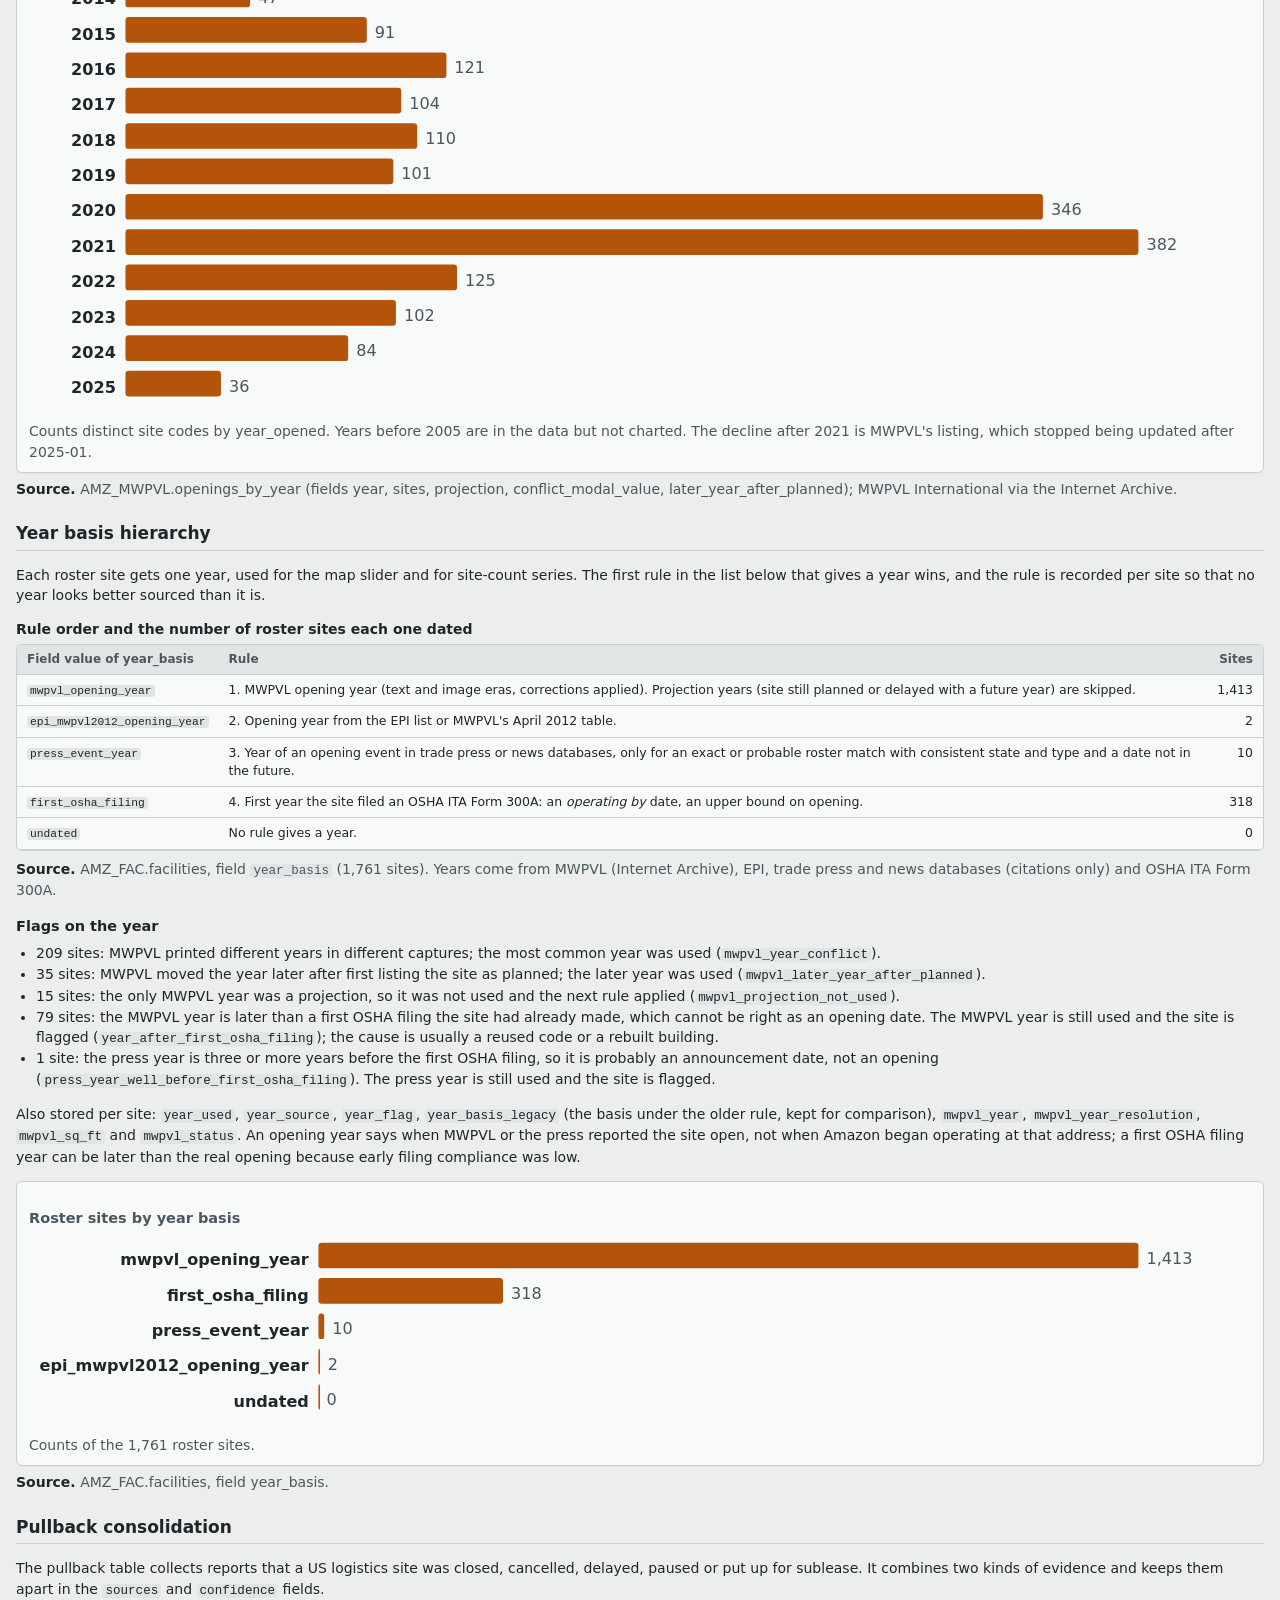
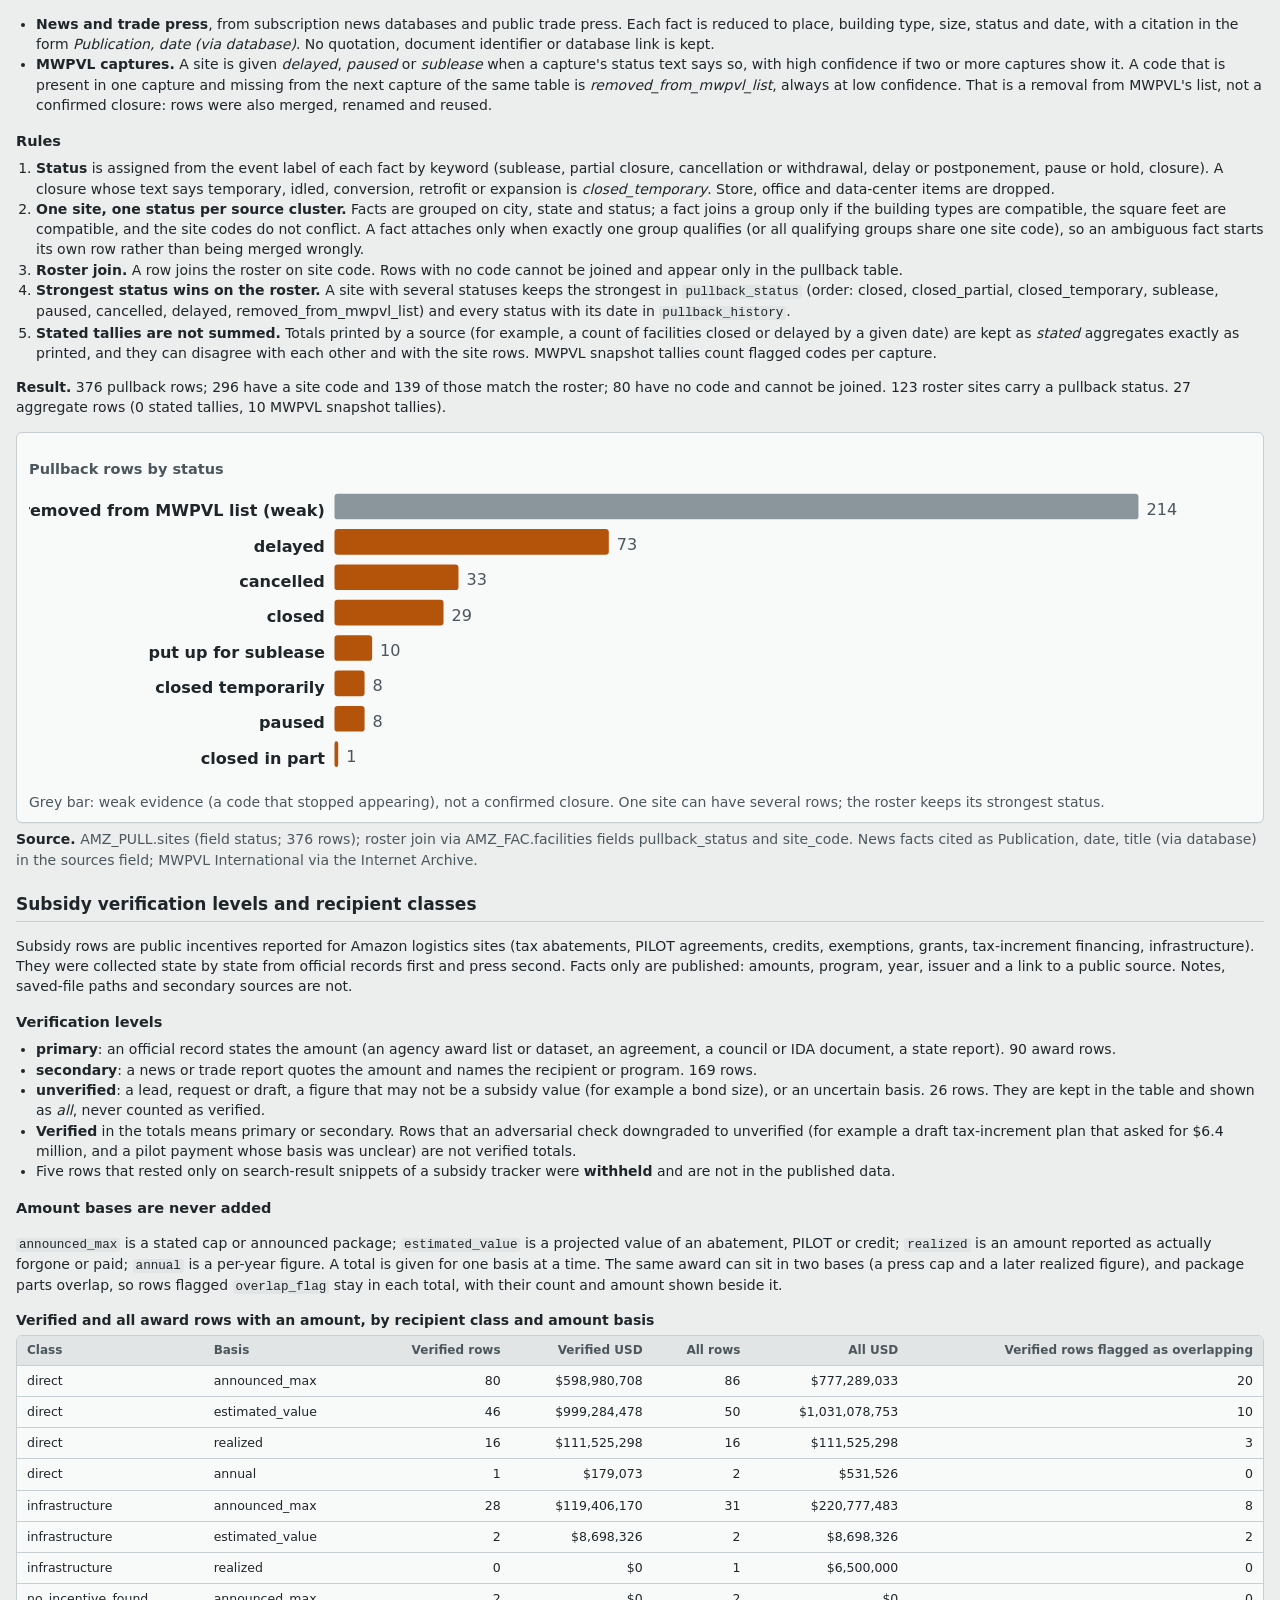
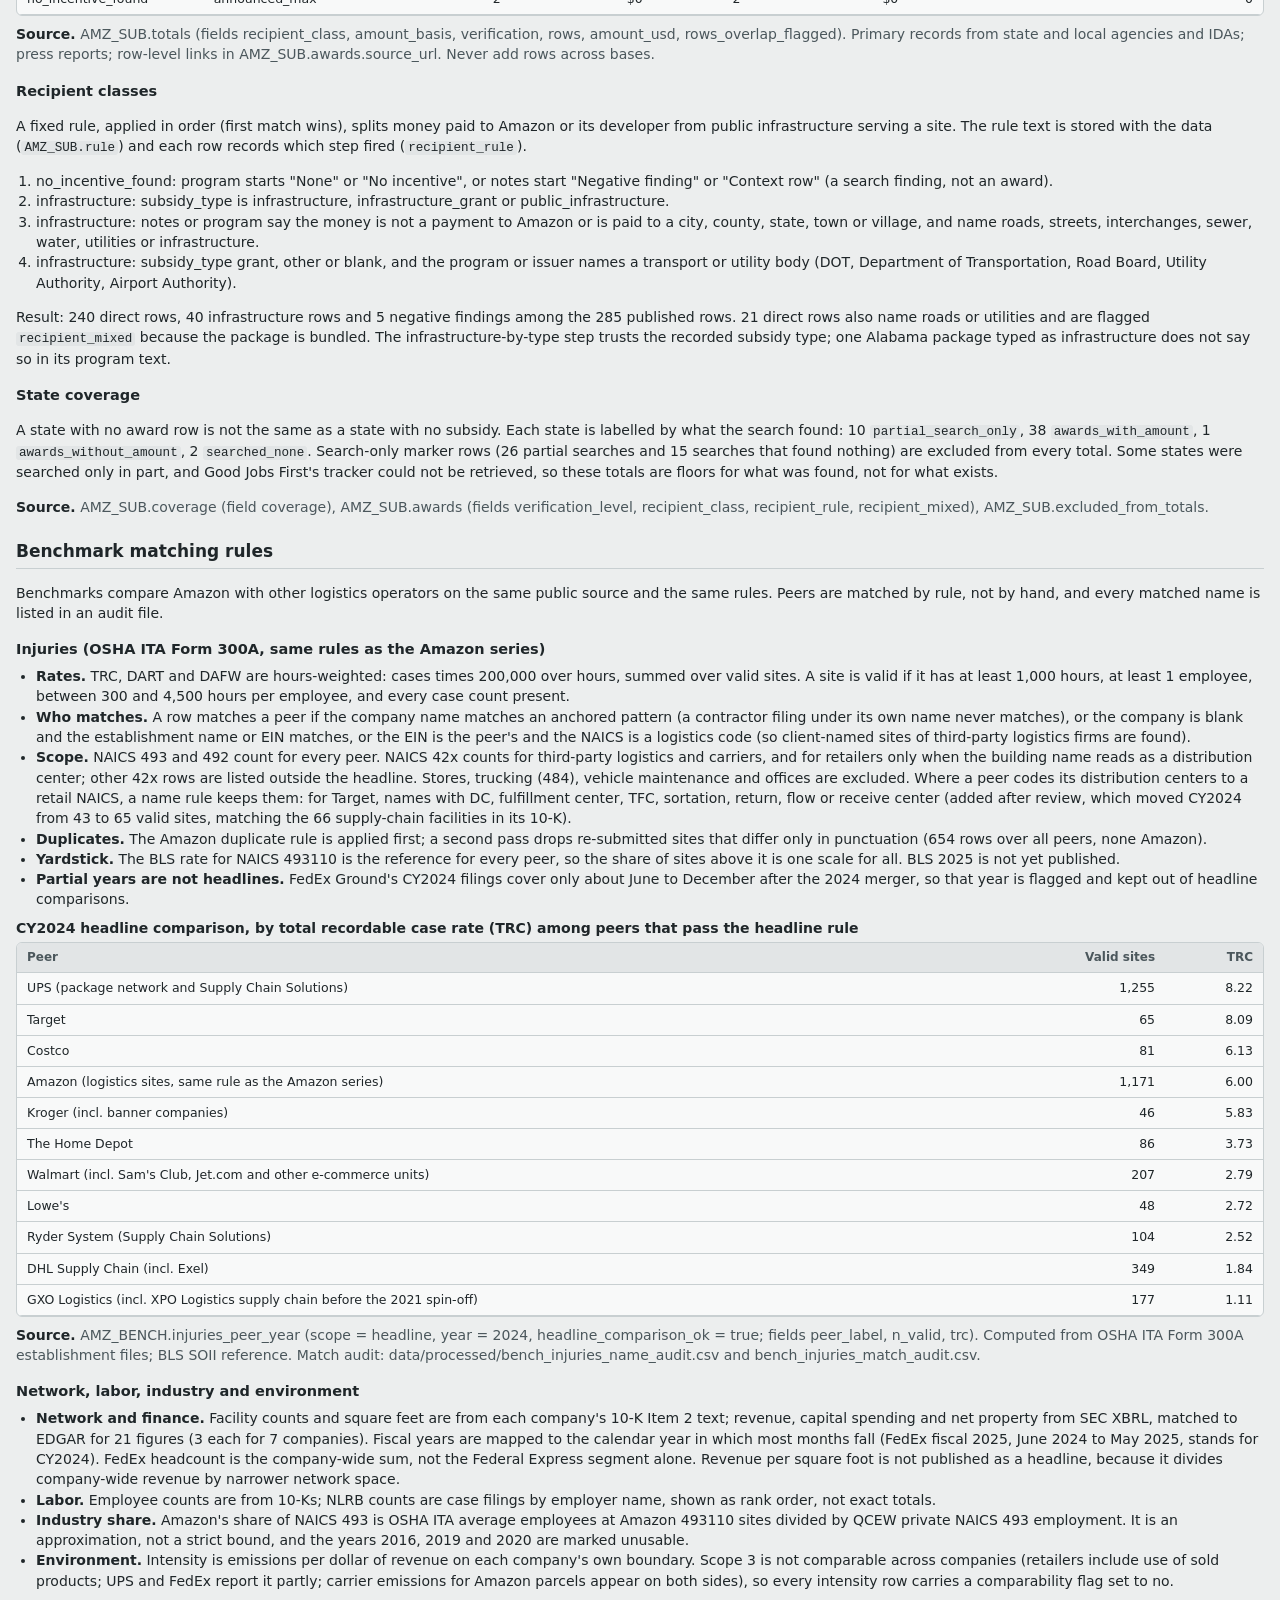
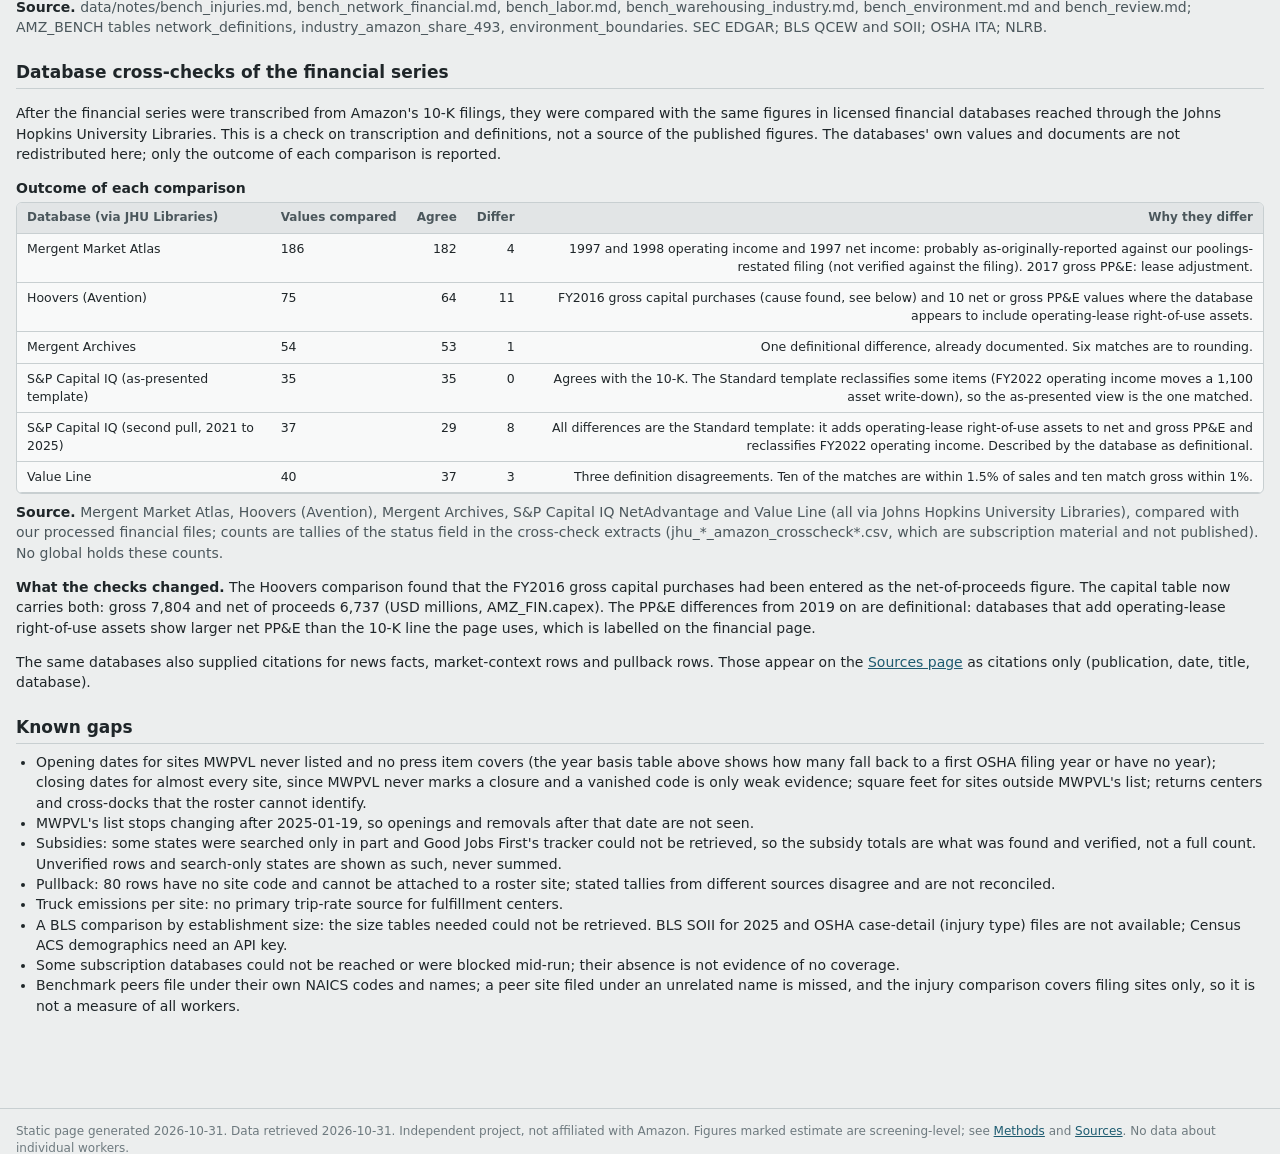
<file: methods.html>
<!doctype html>
<html lang="en">
<head>
<meta charset="utf-8">
<meta name="viewport" content="width=device-width, initial-scale=1, viewport-fit=cover">
<meta name="claude:viewport-fit-sides" content="cover">
<meta name="robots" content="noindex, nofollow">
<title>Methods</title>
<link rel="stylesheet" href="assets/style.css">
<link rel="stylesheet" href="assets/methods.css">
</head>
<body>
<main class="wrap" id="app" data-page="met"></main>
<script src="assets/data_meta.js"></script>
<script src="assets/data_facilities.js"></script>
<script src="assets/data_population.js"></script>
<script src="assets/data_mwpvl.js"></script>
<script src="assets/data_pullback.js"></script>
<script src="assets/data_subsidies.js"></script>
<script src="assets/data_bench.js"></script>
<script src="assets/common.js"></script>
<script>
(function(){
var P_=AMZ_META.pages;if(!P_.some(function(x){return x[0]==="benchmark.html";})){var i_=P_.findIndex(function(x){return x[0]==="environment.html";});P_.splice(i_<0?P_.length-2:i_+1,0,["benchmark.html","Benchmark"]);}
var A=AMZ, R=AMZ_FAC.match_report;
A.page({title:"Methods and assumptions",sub:"How each domain was built, what it assumes, and what is missing."});
var app=A.$("#app");
function sec(id,t,html){var b=A.section(app,id,t);A.mount(b,'<div class="md">'+html+'</div>');}
sec("m-general","General rules","<ul><li>Only real, citable sources. Any figure that is not copied from a source is labelled an estimate with its method.</li><li>Retrieval date for every dataset: 2026-10-31. Source URL, publisher, coverage and caveats are on the Sources page.</li><li>No personal data about individual workers. Facility-level injury figures are establishment totals from public OSHA filings.</li><li>All pages are static. Data are embedded in assets/data_*.js and regenerated with scripts/build_master.py then scripts/build_data.py.</li></ul>");
sec("m-fac","Facilities roster","<ul><li>Roster = Amazon-named sites filing OSHA ITA Form 300A (2016-2025) plus TaxJar fulfillment and sort-center lists plus facts from MWPVL's April 2012 table. Name rules (scripts/amazon_names.py, documented in data/notes/injuries.md) include Golden State FC LLC, Prime Now LLC and Amazon's own organisation labels, and exclude contractors, delivery service partners filed under Amazon-like names, Amazon Environmental Inc. and Amazone USA Inc.</li><li>Type (fulfillment center, delivery station, sort center, air hub, other) is assigned by site-code and NAICS rules and is heuristic for about 700 low-confidence rows. Returns centers and cross-docks cannot be identified.</li><li>Each site gets one year by the year basis hierarchy (MWPVL, then EPI or the April 2012 table, then press and news events, then first OSHA filing); the rules, counts and flags are in the Year basis section below. First OSHA filing year is an <i>operating by</i> date, an upper bound on the opening date, and early OSHA compliance was low (see the population note), so a first filing year can be later than the real opening.</li><li>Geocodes: Census street matches where possible, otherwise ZIP-code centroids (approximate, flagged in <span class=\"mono\">geo_method</span>). Every located row is checked automatically: the point must fall inside the row's state (Census 2020 state boundaries) and the ZIP must belong to that state (Census ZCTA-county relationship file). See <span class=\"mono\">scripts/facilities_08_check_geo.py</span> and <span class=\"mono\">data/processed/facility_geo_check.csv</span>. The hand fixes for OSHA typos are listed with reasons in <span class=\"mono\">facility_geo_overrides.csv</span>.</li><li>Master table join: OSHA establishment rows are matched to the roster on site code (parsed from the establishment name), then on street number, street name and ZIP. Match rates: <b>"+A.pct(R.osha_row_match_rate)+"</b> of "+A.fmt(R.osha_rows)+" OSHA establishment-years ("+A.fmt(R.match_method.site_code)+" by site code, "+A.fmt(R.match_method.street_address_zip)+" by address); <b>"+A.pct(R.facility_match_rate)+"</b> of "+A.fmt(R.facilities)+" roster rows have at least one match. Unmatched OSHA rows are mostly Amazon Fresh and Go stores and Prime Now store-type rows (NAICS 445), plus robotics and printing sites and offices, which are outside the logistics roster.</li></ul>");
sec("m-fin","Financial","<ul><li>Income statement, shipping, capital spending and square footage are transcribed from Amazon's 10-K filings (SEC EDGAR). All are company-wide; no state or warehouse-only split exists.</li><li>Fulfillment expense for 1997-98 is embedded in marketing and sales; FY1999 has two definitions; FY1998 is restated for poolings.</li><li>Subsidies: compiled state by state from official records first and then press, one source link per row. Amounts are shown by amount basis (announced maximum, estimated value, realized, annual) and recipient class (direct or public infrastructure) and are never added across bases. Coverage is a floor: no state is marked complete. Earlier figures from search-result snippets of the Good Jobs First tracker were removed because they could not be verified; five unverified rows that rested only on such a snippet remain withheld.</li><li>Cross-checks against Mergent Archives, S&amp;P Capital IQ and D&amp;B Hoovers agreed with the 10-K transcriptions; they found one error (FY2016 gross capital purchases, corrected to $7,804m) and one definitional difference (database PP&amp;E includes operating-lease right-of-use assets from 2019; this page does not). Prologis and UPS shares are facts cited from licensed databases, not republished data.</li><li><b>Financial page assumptions.</b> All dollar series are nominal (not inflation-adjusted) and company-wide; no allocation to US warehouses is attempted. Fulfillment expense covers fulfillment and customer-service centers and payment processing (from FY2017 also physical stores); sortation and delivery-center costs are in cost of sales as shipping costs, not in fulfillment. Its definition was widened in FY1999, so 1997-2001 is not comparable with later years. Outbound shipping cost from 2017 is rounded to $0.1bn in the filings; net shipping cost and shipping revenue were reported only through the years charted. Capital purchases include AWS data centers and servers. Square footage lines are Amazon's Item 2 categories as printed: the 'fulfillment, data centers and other' bucket mixes warehouses with data centers, and the North America segment includes Canada, Mexico and physical stores. Parcel volumes are Pitney Bowes industry figures, restated between editions. Subsidy amounts are as stated in the cited source and are not adjusted for inflation or overlap. No value on this page is interpolated or modelled; the only derived number is fulfillment as a percent of net sales. Charts use the shared inline-SVG helpers in common.js (no CDN library), so the page works from file://.</li></ul>");
sec("m-lab","Labor","<ul><li>Employees are worldwide year-end counts from 10-Ks. Wages are Amazon's announced floors, whose definition changes by year.</li><li>BLS QCEW uses NAICS 493 and 492. QCEW does not identify employers, so these series describe the industry (all employers), not Amazon.</li><li>NLRB: a keyword match on case name; dispositions are inferred from partial docket text.</li><li><b>Labor page assumptions.</b> Amazon headcount (worldwide, all roles) and NAICS 493 employment (US, all employers, private ownership) are plotted together as context and are not combined into a share. The hourly industry wage is the QCEW average weekly wage divided by 40, an assumption: QCEW has no hours, so the figure is an estimate and probably understates the true hourly wage where average hours are under 40. Amazon pay points are announced averages or floors ('more than') for US fulfillment and transportation staff; the definition changes between 'starting' and 'base' pay, the 2021 point comes from a later release, and the total-compensation line includes Amazon's valuation of benefits. County analysis uses today's roster of sites for every year and drops counties BLS suppresses, so the share is a lower-bound descriptive measure, not a measure of Amazon's effect on local employment. State employment change is 2019 to 2025 for all employers in NAICS 493. The NLRB counts include delivery-partner joint-employer cases and keyword false positives, and 2026 is partial. Turnover estimates are secondary press summaries and are not charted.</li></ul>");
sec("m-inj","Injuries","<ul><li>Amazon rates come from OSHA ITA Form 300A: rate = cases x 200,000 / hours worked, hours-weighted across sites. Sites with fewer than 1,000 hours, or outside 300 to 4,500 hours per employee, are excluded. The same filter is used for the headline series, the state series, the site histogram and the site table.</li><li>Benchmark rates come from BLS SOII (national, NAICS 493110 and 492110 equivalents). BLS includes Amazon in its own sample, and the two sources use different survey methods, so ratios are indicative.</li><li>Amazon moved many sites from NAICS 493110 to 492110 from CY2021; the combined logistics series avoids that break.</li><li>CY2025 ITA data are partial; 2016 has too few Amazon rows to use.</li><li><b>Who is counted as Amazon.</b> Rules in scripts/amazon_names.py (see data/notes/injuries.md): company names Amazon.com*, Amazon Retail LLC, Golden State FC LLC (Amazon's California fulfillment entity, 2017 and 2018), Prime Now LLC and a few Amazon units, bare \"Amazon\" with a blank or Amazon EIN, and Amazon's own organisation labels in the establishment name. Excluded: delivery service partners filed under an Amazon-like name, Amazon Environmental Inc., Amazone USA Inc. and contractors such as ABM.</li><li><b>Size mismatch with BLS.</b> Amazon's filers are large establishments (typically hundreds of employees), while the BLS SOII rates cover establishments of all sizes. Injury rates vary with establishment size, so the Amazon-to-BLS ratio mixes a size difference with any real difference. A BLS comparison restricted to large establishments would be better; the BLS size-class tables could not be retrieved here, so none is shown.</li></ul><h3>injuries.html assumptions</h3><ul><li>Charts show 2017 to 2024 only. 2016 has one Amazon establishment; CY2025 OSHA data are partial (through 2026-08-31) and BLS 2025 is unpublished.</li><li>The headline Amazon series is the combined NAICS 493110 + 492110 filers, because Amazon moved many sites between the two codes from 2021. The benchmark lines are BLS national private-industry rates for 493110, 4921 and all industry; they include Amazon.</li><li>The site histogram uses valid establishment-years joined to the roster (90.9% of Amazon OSHA rows match; unmatched rows are mainly Amazon Fresh, Go and Prime Now store-type rows). Default filter is at least 100,000 hours worked, because rates at small sites are dominated by one or two cases. Bins are fixed bands; the hours-weighted line is computed on the filtered set and can differ slightly from the headline series (it also needs a roster match, and sites are restricted by the minimum-hours control). Bars at 1.5 times the BLS rate or above are coloured red; the 1.5 cut-off is a display choice, not a standard.</li><li>The state chart uses all Amazon-named establishments (not only logistics) with at least 5 establishments, and has no state benchmark.</li><li>Ratios (Amazon divided by BLS) are computed in the page from rounded BLS rates. The comparison says nothing about causes.</li></ul>");
sec("m-env","Environment (screening estimates)","<p><b>All facility-level environmental figures are estimates.</b> Amazon publishes no facility-level energy, fuel or truck data.</p><ul><li>Electricity = floor area x CBECS 2018 warehouse intensity (low 3.4, central 5.8, high 12.6 kWh per sq ft). CBECS covers small warehouses on average and may understate large automated sites.</li><li>Grid emissions = electricity x EPA eGRID subregion CO2e rate of the nearest eGRID2023 plant (approximate near borders).</li><li>Natural gas: 11.38 kBtu per sq ft derived from CBECS, x0.5 to x2 range, EPA GHG Hub factor 53.06 kg CO2 per mmBtu.</li><li>Trucks: <b>not estimated: no primary trip-rate source.</b> An earlier version used trip rates read from search snippets. The one primary document located, the South Coast AQMD High Cube Warehouse Truck Trip Study (CE-CERT memo of 7 Aug 2014 and the July 2014 summary slides), reports 0.33 to 1.10 truck trips per 1,000 sq ft per day, but it excludes e-commerce and parcel warehouses as outliers, so it does not describe fulfillment centers. The Rule 2305 (WAIRE) reports do not publish a per-building rate. No per-site truck columns or totals are published. Last-mile vans are not modelled either.</li><li>Because most sites have no known floor area, the master table reports intensity per 1,000,000 sq ft. Totals (electricity and natural gas only) appear only for the sites with a sourced (2012) area.</li><li>Company totals (Scope 1, 2, 3) are Amazon's own reported figures, global and market-based; report vintages differ after a 2022 restatement.</li></ul><h3>environment.html assumptions</h3><ul><li>Reported figures (Scope 1, 2, 3, intensity, renewables) are transcribed from Amazon sustainability reports; the 2025 report edition is used for trends and all three editions are shown to expose restatements. They are global.</li><li>All site figures are screening estimates per 1,000,000 sq ft, computed in the pipeline (scripts/env_04_screening_model.py) with the parameters in the table on the page. Low, central and high are assumption brackets, not confidence intervals. No facility total is shown unless a sourced floor area exists (31 sites, from a 2012 third-party table).</li><li>The map colours sites by eGRID2023 subregion CO2e rate (quintiles of the sites). 475 sites are positioned at a ZIP-code centroid and can be hidden; 30 have no coordinates and no estimate.</li><li>The subregion bar chart averages the per-site central estimate, which varies only through the grid factor.</li><li>Nearby population is total 2020 population within 20 or 50 miles. No demographics (ACS) or pollution-burden data were used; none are implied.</li><li>Air-hub emissions are not estimated. The permit table is an ICIS-Air name search and the impervious figure is a point sample of NLCD 2021.</li></ul>");
sec("m-log","Logistics","<ul><li>No continuous series of facility counts by type exists in public sources. This site shows 10-K square footage (2004-2025), distinct OSHA site codes (2016-2025, a lower bound) and one 2025 per-type snapshot from Moraine Research.</li><li>Air fleet, DSP and milestone rows rest partly on secondary sources; each row carries a confidence label and URL.</li></ul>");
sec("m-pop","Population access","<ul><li>Population: 2020 Census population-weighted tract centroids (84,414 tracts, 50 states and DC; total "+A.fmt(AMZ_POP.by_year.rows[0][5])+"). Distance: straight-line (haversine) miles from tract centroid to site. A tract counts as within 20 or 50 miles if any site of the set lies within that distance.</li><li>The same 2020 population is used for every year; only the set of sites changes. Sites for a year are those with a matched OSHA filing in that calendar year. Form 300A electronic submission has covered NAICS 4931 establishments with 20 or more employees since the 2016 data year, and the 2019 and 2023 rules changed only Forms 300 and 301, so rising shares reflect network growth and improving compliance (2016 data were collected late and compliance was low in the first years), not rule changes. Years before 2016 are not computed because this series counts sites by their OSHA filings, which start with the 2016 data year.</li><li>Tract centroids approximate where people live inside large rural tracts.</li></ul>");
function FB(k){return AMZ.fmt(AMZ.rows(AMZ_FAC.facilities).filter(function(r){return r.year_basis===k||(k==="undated"&&!r.year_basis);}).length);}
function FF(k){return AMZ.fmt(AMZ.rows(AMZ_FAC.facilities).filter(function(r){return String(r.year_flag||"").split(";").indexOf(k)>=0;}).length);}
sec("m-map","Map page (map.html)","<ul><li>Which sites are drawn: every roster site with coordinates (1,731 of 1,761). 30 sites have none and are only in the facilities table.</li><li>Year slider, 1997 to 2026, and the <b>year basis hierarchy</b> (fields <span class=\"mono\">year_used</span>, <span class=\"mono\">year_basis</span>, <span class=\"mono\">year_source</span> and <span class=\"mono\">year_flag</span> in facilities_master.csv, shown in every popup and in the legend above the map). Each site gets one year from the first of: (1) <b>MWPVL opening year</b> (<span class=\"mono\">mwpvl_opening_year</span>, "+FB("mwpvl_opening_year")+" sites), read from archived copies of MWPVL International's Amazon table (Wayback Machine captures from 2012 to 2026; mwpvl_wayback_sites_all.csv with mwpvl_corrections.csv applied; where captures disagree the most common year is used; projection years for planned sites are skipped); (2) the <b>EPI or MWPVL 2012 opening year</b> (<span class=\"mono\">epi_mwpvl2012_opening_year</span>, "+FB("epi_mwpvl2012_opening_year")+" sites); (3) a <b>press or database event year</b> (<span class=\"mono\">press_event_year</span>, "+FB("press_event_year")+" sites): an opening date stated in a news or database item (facility_events_all.csv), exact or probable match to the roster site with state and type consistent, dated 2026 or earlier; (4) <span class=\"mono\">first_osha_filing</span>, the first OSHA ITA filing year (2016 onward; "+FB("first_osha_filing")+" sites), which means the site was <i>operating by</i> then and is an upper bound on the opening date. Sites with none of these ("+FB("undated")+") appear in 2026. The map shows the first year of evidence, not always the opening year. Sites are never removed because closing dates are mostly unknown.</li><li><b>Year flags</b> (<span class=\"mono\">year_flag</span>): <span class=\"mono\">mwpvl_year_conflict</span> (captures disagree; "+FF("mwpvl_year_conflict")+" sites), <span class=\"mono\">mwpvl_later_year_after_planned</span> (MWPVL first listed the site as planned and later moved the year; "+FF("mwpvl_later_year_after_planned")+"), <span class=\"mono\">mwpvl_projection_not_used</span> ("+FF("mwpvl_projection_not_used")+"), <span class=\"mono\">year_after_first_osha_filing</span> (the MWPVL year is later than a filing the site had already made; "+FF("year_after_first_osha_filing")+"; the MWPVL year is still used). MWPVL's years are its own compilation and are not Amazon records. The previous basis values (opening_year, press_opening_year, first_osha_filing) are kept in <span class=\"mono\">year_basis_legacy</span>.</li><li><b>Pullback layer</b>: <span class=\"mono\">pullback_status</span>, <span class=\"mono\">pullback_date</span> and <span class=\"mono\">pullback_history</span> in facilities_master.csv, from pullback_sites.csv joined on site code (or on a unique city, state and type). The strongest status wins when a site has several (closed, closed temporary, closed partial, sublease, paused, delayed, removed from MWPVL list); the popup lists all of them. A badge appears when the first pullback date is on or before the slider year. <b>Removed from MWPVL list is not a closure</b>: it only means the site left that list in a capture. Pullback rows with no site code, and cancelled projects, cannot be placed and are in a table under the map. Source rows are reports and overlap one another.</li><li>Trade-press source (data/processed/industry_trade_press_openings.csv, article rows): a list of what trade and local press reported, found by search. It is <b>reported, not complete or verified</b>. It feeds the toggle layer only; the year hierarchy uses the broader facility-events table. The toggle layer draws every row that can be placed: matched rows at the roster site, unmatched rows at a Census 2020 Gazetteer city, town or county centroid, marked approximate (dashed outline). Marker fill shows confidence (solid high, half medium, hollow low). Rows with no city or state are not drawn. The layer is not filtered by the slider.</li><li>Consequences: the map is nearly empty before 2017 and nearly flat 2012 to 2016, which is a data gap. Growth after 2016 mixes real openings with improving compliance with the OSHA 300A requirement (in force for warehousing sites of 20 or more employees since the 2016 data year; 2016 data were collected late and compliance was low at first) and wider coverage of the roster match. It is not caused by rule changes.</li><li>Location precision: 966 sites are street-level Census geocodes, 290 are Census non-exact matches (still address-based), 475 are ZIP-code centroids and drawn as dashed hollow circles; a checkbox hides them. A ZIP centroid can be several miles from the building.</li><li>Type colours are the first five slots of a categorical palette checked with the dataviz validator (light and dark; light mode fails the 3:1 contrast guideline for three slots, so every mark has a legend with counts, a hover and popup, and a table view). Type itself is inferred in the roster build and can be wrong for single sites.</li><li>Early-openings layer: dashed county markers show cumulative fulfillment-center openings from the EPI list (1997 to 2017, labelled as EPI on the page). It is a different source from the roster dots, it ends in 2017, and it is not merged into the roster counts.</li><li>The readout beside the slider shows 10-K square footage (FY2004 on) or the early US fulfillment-center counts (FY2000 to FY2003) as context. These are company-wide and not on the same basis as the dots.</li><li>Base tiles come from OpenStreetMap through Leaflet 1.9.4 on cdnjs, so the map needs an internet connection. Without it the counts, chart and table still render.</li></ul>");
sec("m-logpage","Logistics page (logistics.html)","<ul><li>Sites by type per year: distinct roster facilities with a matched OSHA ITA filing that year, grouped by the roster's inferred type (AMZ_FAC.osha_by_year joined to facilities). It measures who filed, which is a lower bound on operating sites. 2016 has one site and is omitted; 2025 is partial and appears only in the table.</li><li>The NAICS-group chart (AMZ_LOG.osha_site_counts) counts every Amazon-named site code, so its totals exceed the roster counts (for example 2023: 1,183 against 1,135). The movement between the 493110 and 492110 lines in 2021 is read as a change in how sites were classified; that is an inference from the counts.</li><li>The year-on-year space growth line is computed here from the 10-K North America total (this year over last year minus 1). It is not an Amazon figure. The series includes AWS data centers and its definition changes across years.</li><li>Moraine Research counts are one third-party snapshot (30 Sept 2025); categories overlap and the page shows them as separate bars, not as parts of a total.</li><li>Amazon Air counts are shown as separate dated reports because definitions differ (leased versus operated versus listed). The 2021 purchase of 11 aircraft is a purchase, not a fleet total, and is left out of the bar chart. Two fleet figures and the DSP 2023 and 2024 figures come from search summaries and are tagged low confidence.</li><li>DSP counts and driving jobs are worldwide, not US; the 2024 jobs figure may be cumulative (unverified).</li><li><b>Industry layers (added from the industry search).</b> Pitney Bowes parcel volume and share: one point per data year from the edition covering that year, labelled with the release date; editions restate earlier years, so the line is not one consistent series, and the 2019 to 2021 values come from trade-press reproductions. EPI openings 1997 to 2017: 95 fulfillment centers by state, county and quarter from Appendix Table 3 of Zipperer and Jones (2018); the 2018 MWPVL update (120 by 2017) is not itemized and shown only as reported totals; fulfillment centers only, and county positions on the map page are Census 2020 county centroids, not buildings. Robot counts: seven reports at irregular dates, shown as separate bars with confidence labels (not a time series; early counts are US Kiva drive units, later ones worldwide and all robot types). Notes: data/notes/industry_sources.md.</li><li><b>MWPVL, pullback, events and market layers.</b> Openings by year and type: roster sites grouped by <span class=\"mono\">mwpvl_year</span> and the roster's inferred type, with MWPVL's own per-year table counts (AMZ_MWPVL.openings_by_year) as marks; the roster holds only part of the table, and the page states the share. Projection years are hatched and not used as openings. Pullback timeline: AMZ_PULL.sites counted by quarter of the report or capture date; rows dropped from MWPVL's list are dated by the first capture without the site and are not confirmed closures; the same project can appear in several reports. Published tallies (AMZ_PULL.aggregates) have different scopes, overlap and are not added. MWPVL status chart: AMZ_MWPVL.status_by_snapshot summed over table types; captures that list far fewer sites than their neighbours (below 60 percent of the median of the captures within two places either side) are treated as incomplete reads and left out of the lines, and the page lists them; captures to 2016-02-24 are read from text, later ones from table images. Facility events: AMZ_EVENTS.events, one row per report, cited by publication and date, joined to the roster only for exact or probable matches. Market context: AMZ_MARKET.rows next to the Pitney Bowes editions; ShipMatrix shares and Amazon's share of UPS revenue are different measures from the Pitney Bowes volume share. Subscription databases are named only as the access route; no article passages are reproduced.</li><li>Population coverage uses 2020 population for every year and straight-line distance; only the site set changes, so it measures reach of the filing-visible network. Years 2017 to 2024 are charted. The full set of site sets is in the table view.</li></ul>");
sec("m-deals","Logistics deals (logistics.html and benchmark.html)","<ul><li>The deal lists (AMZ_DEALS, data/processed/logistics_deals_public.csv, built by scripts/make_public_deals.py) start from deals found in PitchBook, read through the Johns Hopkins University Libraries subscription. PitchBook data are licensed and are not redistributed: no database descriptions, identifiers or links are published.</li><li>Each deal was then searched for in public sources (75 automatic web searches). A deal is published only if a public page was matched to it. The automatic match was checked by hand and 15 weak matches were removed; three more rows (two data-center site purchases, and a deal whose only cited article is dated a year after it) were dropped when the public table was built. Every remaining row was then checked against its cited page for year, parties and amount (2026-10-31): three more were dropped (an investment the article attributes to Jeff Bezos personally rather than Amazon, a stake disclosure that was not a new transaction, and a land purchase for a retail store), four sources were replaced with pages that state the deal, and six rows were corrected (two years, two investor labels, two seller names). The result is 49 rows (32 Amazon, 17 Walmart and Target). Years follow the database date except where the cited page dates the deal to a different year.</li><li>Amounts are published only when the cited page states them: 12 matched in the page title or summary, plus 8 read on the page itself during the source check, where the article's figure is used rather than the database's (20 of 49 rows). They are the size of the round or purchase, not the buyer's or investor's share, and are blank otherwise. Day and month are not published.</li><li>The list is incomplete. The Industrial Innovation Fund is not a database entity, so its deals appear only through the target company. Delivery-van stakes other than Rivian, sale-leasebacks and delivery partner data are absent. The database stopped serving profile pages partway through collection, so peer coverage is thinner. Property purchases are labelled by seller where known and are not all confirmed logistics sites. Walmart and Target counts are not comparable with Amazon counts.</li></ul>");
sec("m-bench","Benchmark page (benchmark.html)","<ul><li>Source tables are the bench_* files in data/processed/ (loaded as AMZ_BENCH). Findings, exclusions and caveats are in data/notes/benchmark_findings.md and the bench_*.md notes. Each chart cites its file and the original publisher and has a table view.</li><li><b>Injuries.</b> OSHA ITA Form 300A, CY2024 (trend 2017 to 2024). Rates are cases x 200,000 / hours, hours-weighted across valid sites (TRC all recordable cases; DART days away, restricted or transferred; DAFW days away). Only rows with headline scope and headline_comparison_ok are plotted. FedEx Ground 2024 is excluded because its filings cover about June to December; FedEx Express is marked supplementary. Amazon is NAICS 493 plus 492 and peers are 493110, so the Amazon-to-peer ratio is slightly understated. Peers are matched by establishment name; Sam's Club DCs filed under Walmart cannot be separated; Target, Costco and the other single-company peers have few sites, so their rates are thin. 2025 is partial and omitted. In the percentile strip the 25th percentile is zero because many small sites report no cases. The BLS 493110 line is a national survey rate that includes Amazon.</li><li><b>Network and finance.</b> Revenue per employee and capital spending as a percent of revenue are company-wide figures from 10-K XBRL (Walmart year ended Jan 2025, FedEx year ended May 2025, others calendar 2024). Amazon capital spending includes AWS data centers. Facility counts and square feet come from Item 2, were script-parsed and only partly confirmed, and are not comparable across companies; the table is not ranked and revenue per square foot is not shown.</li><li><b>Labor.</b> Announced pay is divided by the QCEW NAICS 493 average weekly wage converted to a 40-hour hourly equivalent. The denominator includes Amazon and is an average, so a starting wage is not like-for-like. The latest announcement per company is shown, preferring warehouse-specific rows; prior-contract rows are dropped. OEWS premiums compare mean hourly wages for two occupations in NAICS 493 with all private industry. NLRB counts are CA charges filed in 2024 matched by company name only; rates divide by worldwide 10-K headcount; FedEx has no rate in the file.</li><li><b>Environment.</b> Scope 1 plus 2 market-based tonnes divided by company revenue, latest year per company. Scope 3 is not compared. Amazon Scope 2 includes AWS; Target is derived from percent changes; Home Depot uses FY2025 because earlier computed values do not match its reported intensity. Clean-energy shares have different definitions and are listed, not ranked.</li><li><b>Industry baseline.</b> Amazon's share of NAICS 493 employment is the sum of OSHA-reported average employees over QCEW private employment. It is an estimate, not a bound. 2019 and 2020 are blank because two project files disagree and filing coding changed; 2016 is unusable. Temp-agency workers are excluded.</li></ul>");
sec("m-interp","Interpretation page (interpretation.html)","<ul><li>Presentation of finished analysis. Method, tests and caveats are in data/notes/interp_injury_tests.md (injury hypotheses H1 to H5), interp_env_netting.md (break-even substitution rate), interp_spend.md, interp_retail_county_test.md and retail_context.md (store-closure netting), interp_arguments.md and interp_secondary_sources.md (how critics and Amazon argue). Every figure on the page comes from assets/data_interp.js, built by scripts/build_data.py from data/processed/interp_*.csv; a few figures are quoted from cited external documents with document and page. Severe-injury results use only the matched headline rows. Netting figures are screening estimates and carry no single net or sign.</li></ul>");
sec("m-gaps","Known gaps","<ul><li>Closing dates for almost every site, and opening dates for sites no source dates (see the year basis table); square footage per site; returns centers and cross-docks.</li><li>Subsidy records (Good Jobs First's tracker could not be retrieved, so the totals are a floor).</li><li>Truck emissions per site: no primary trip-rate source for fulfillment centers.</li><li>A BLS comparison by establishment size: the BLS size tables and the series needed for it could not be retrieved.</li><li>BLS SOII for 2025; OSHA case-detail (injury type) files; Census ACS demographics (needs an API key).</li><li>Statista was not used. Some trade-press rows were found through ProQuest; they carry no public link and appear on the map without a quote.</li></ul>");
})();
</script>
<script src="assets/methods.js"></script>
<script src="assets/private_loader.js"></script>
</body>
</html>
</file>
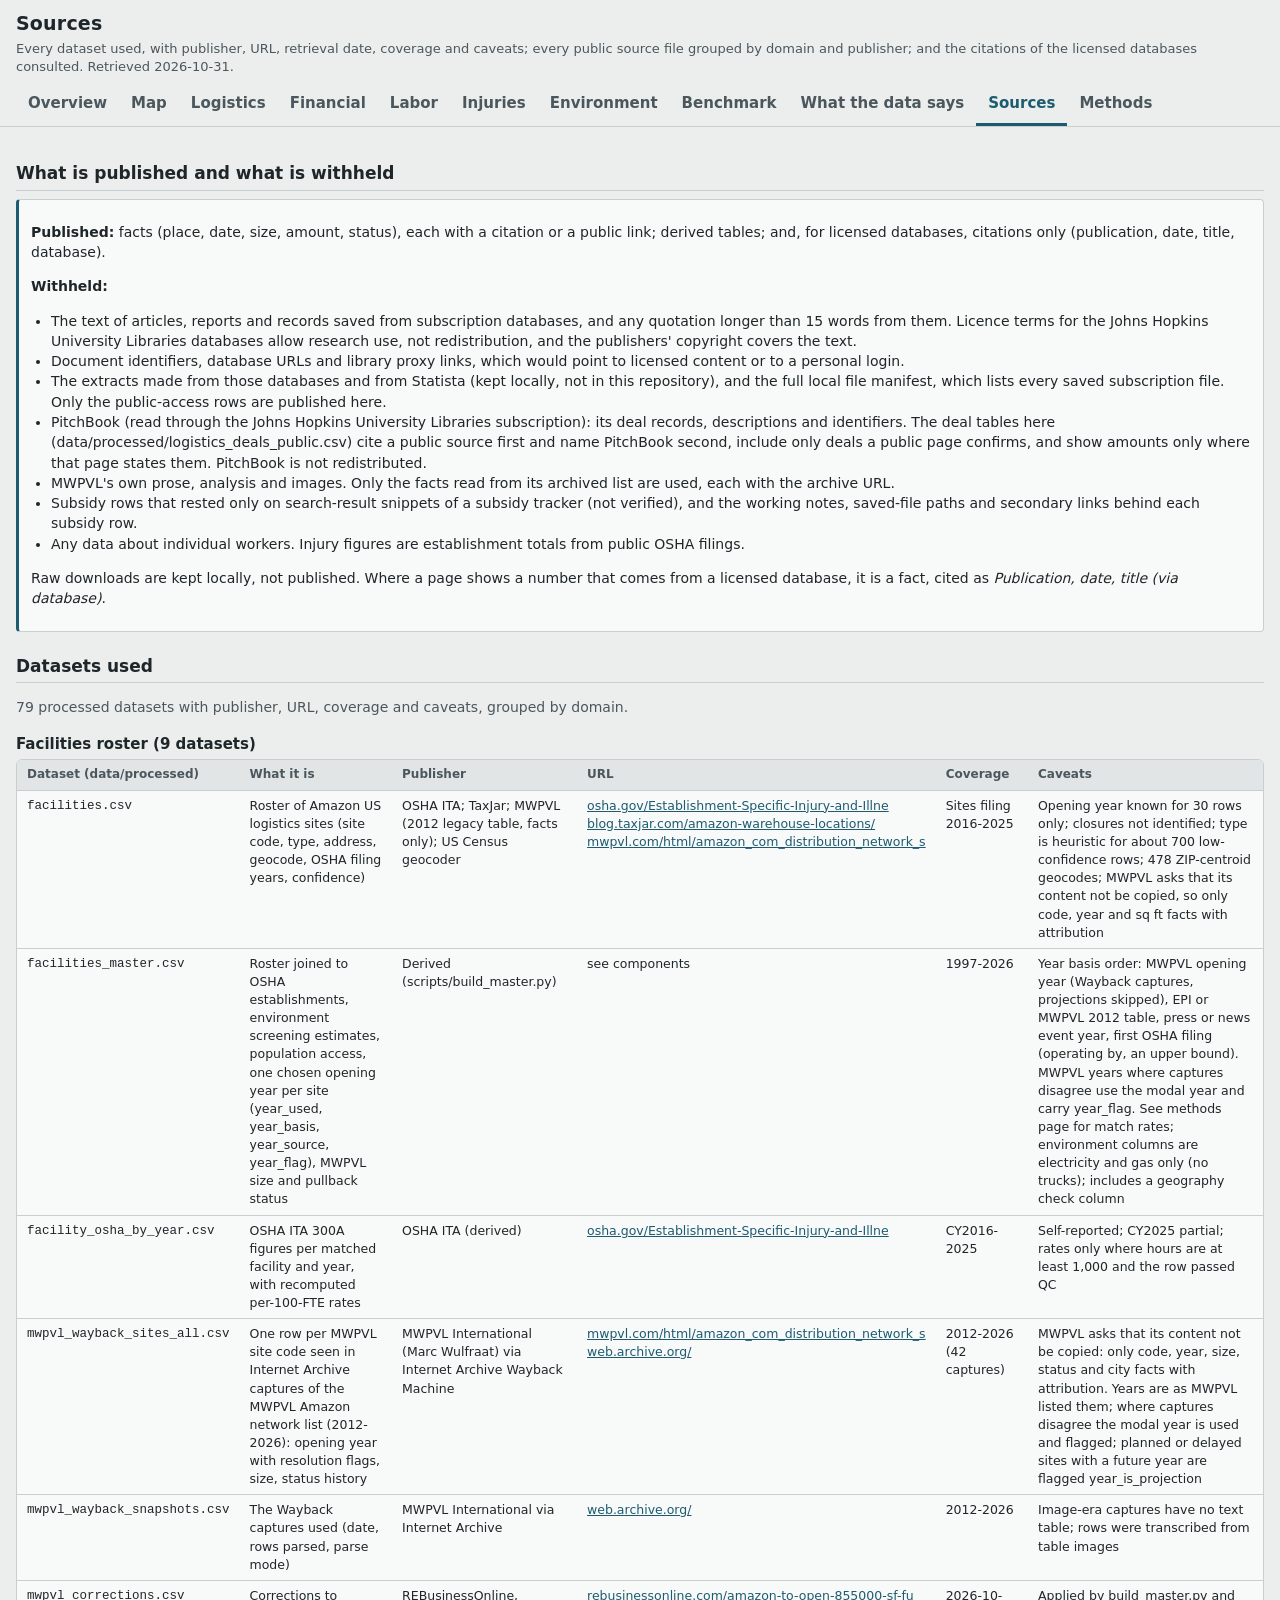
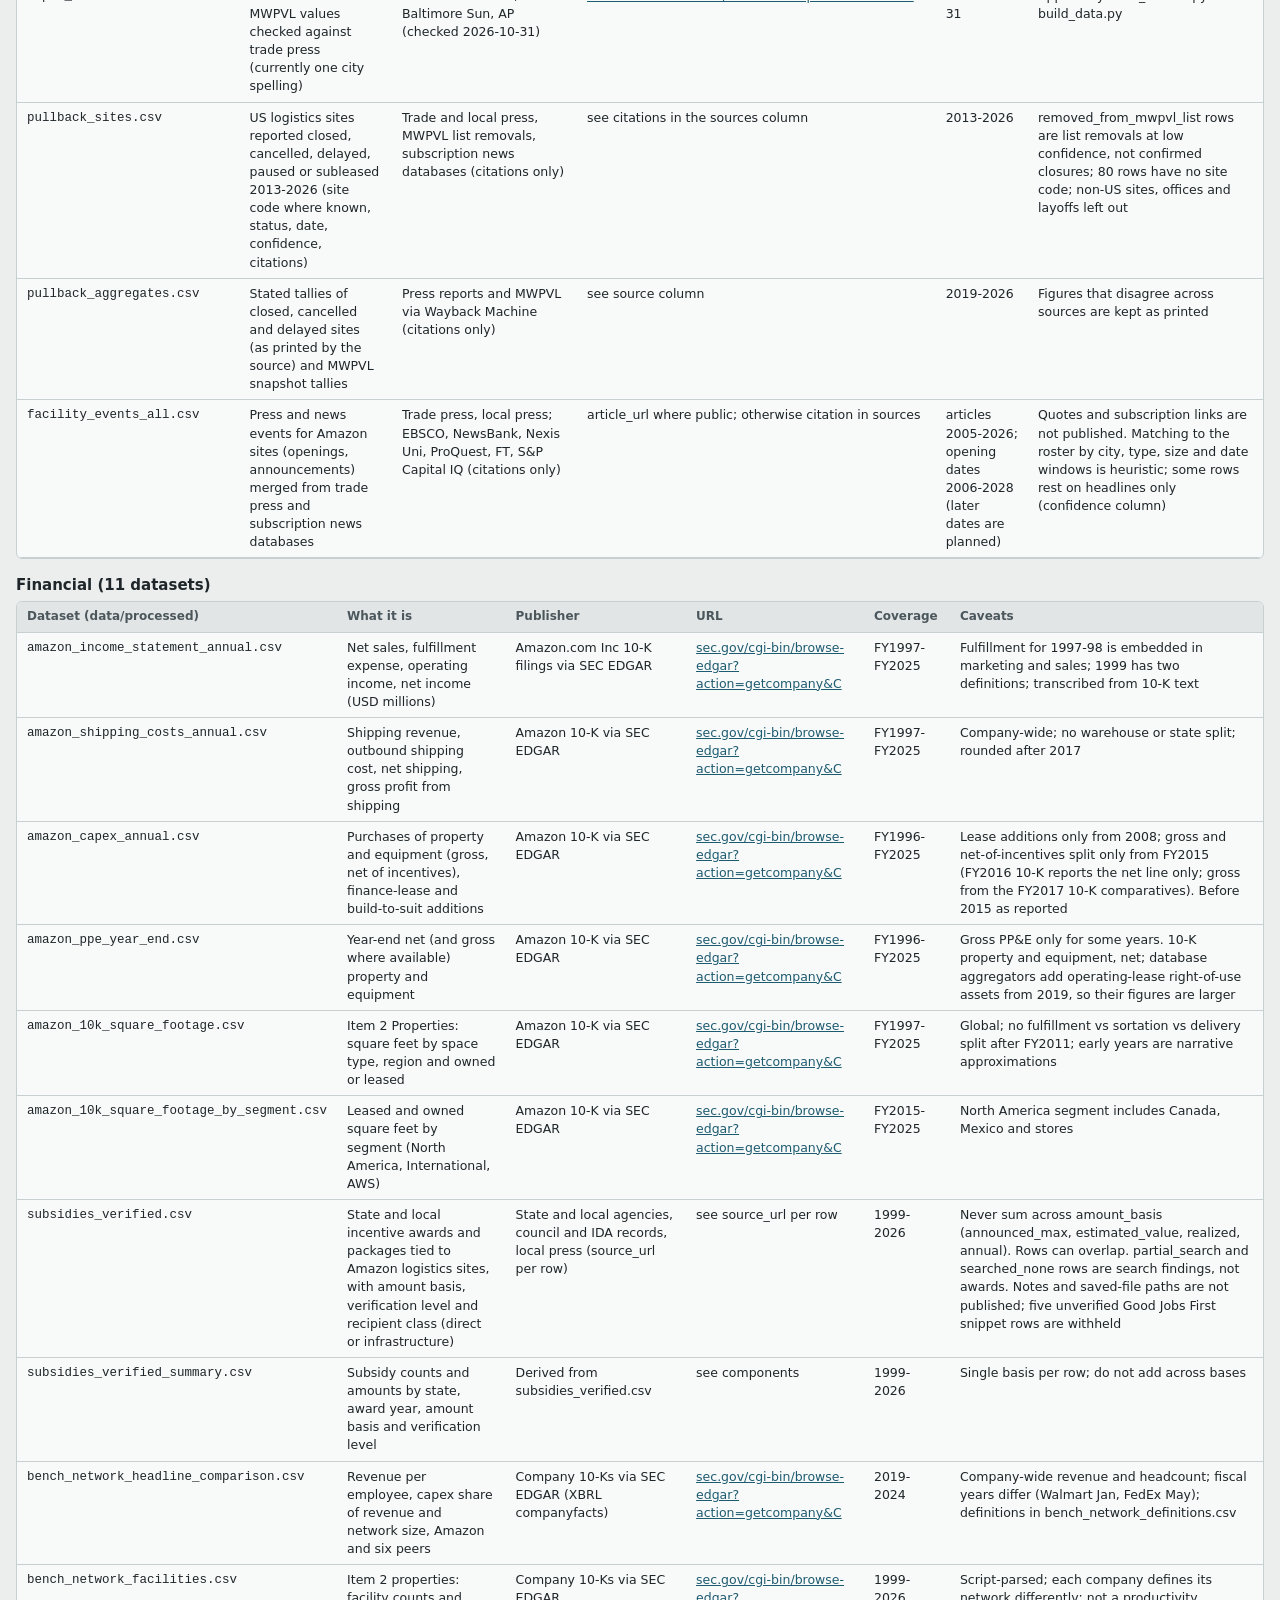
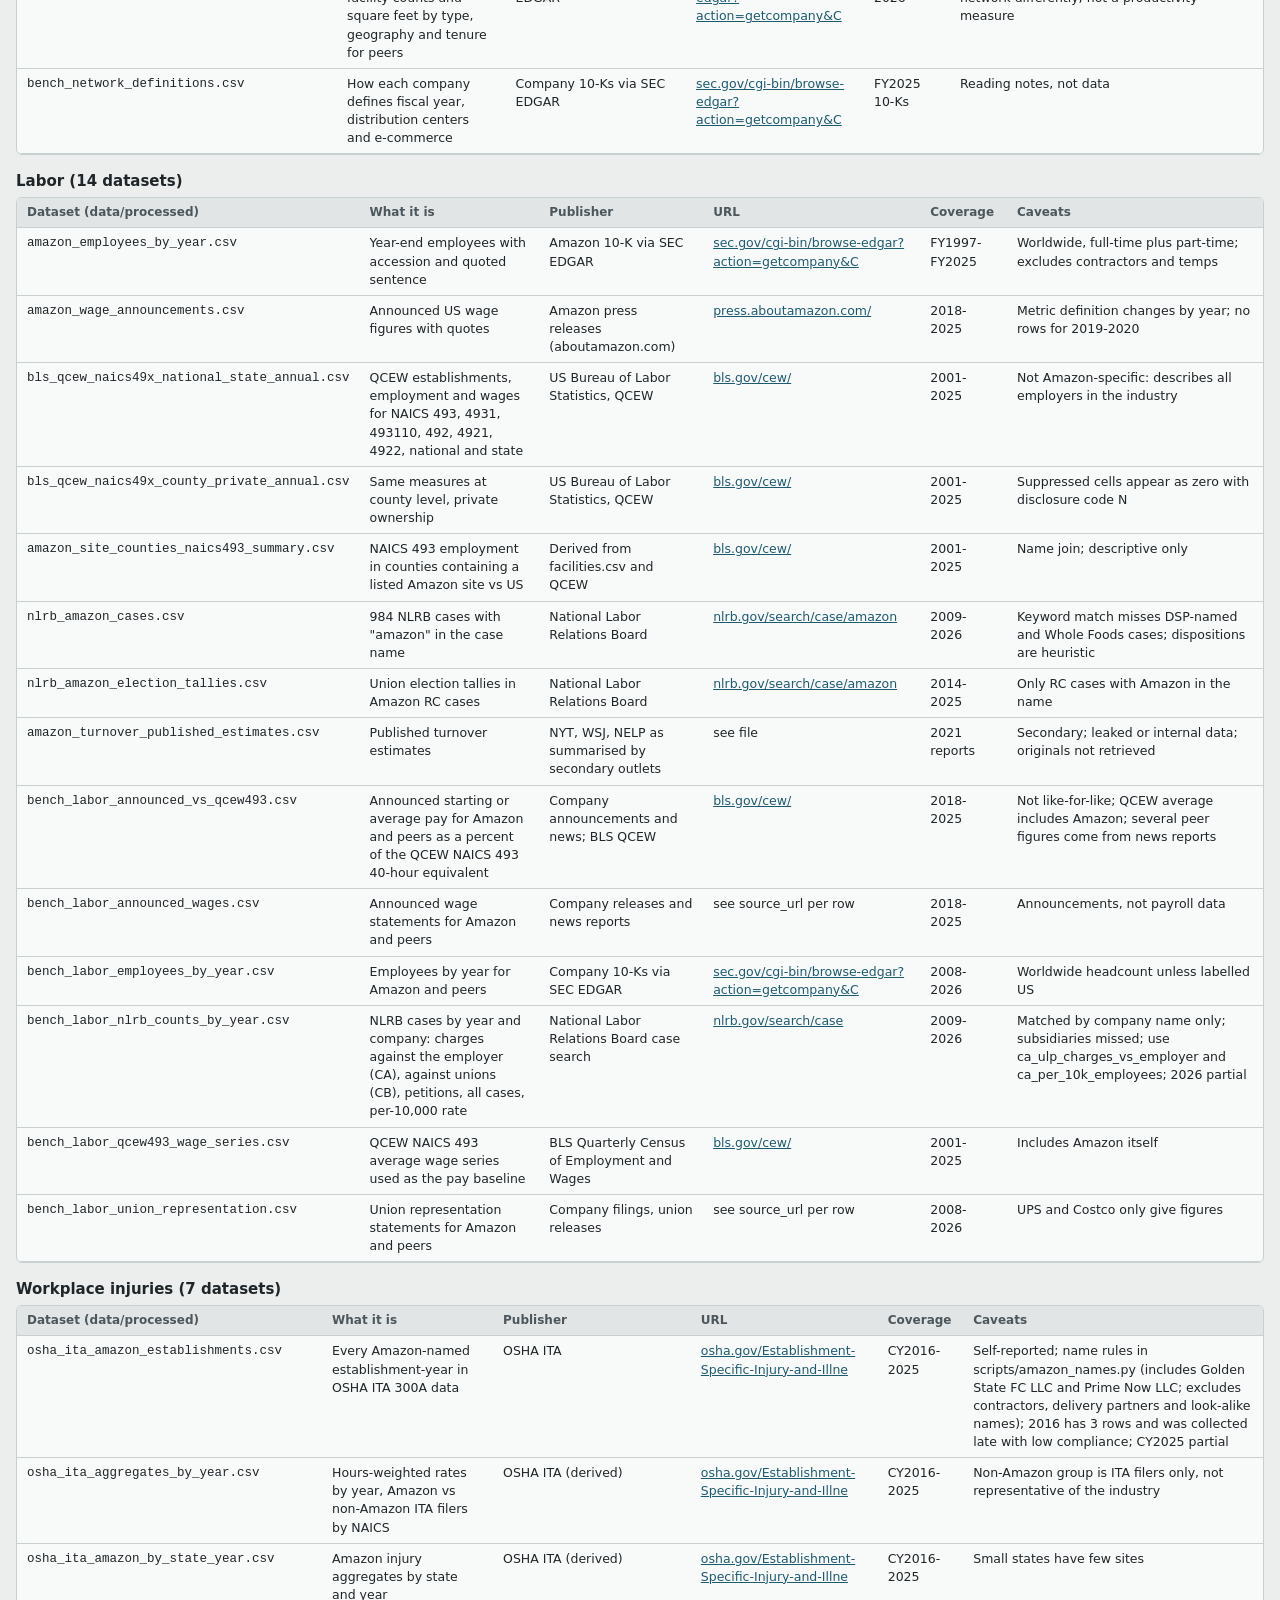
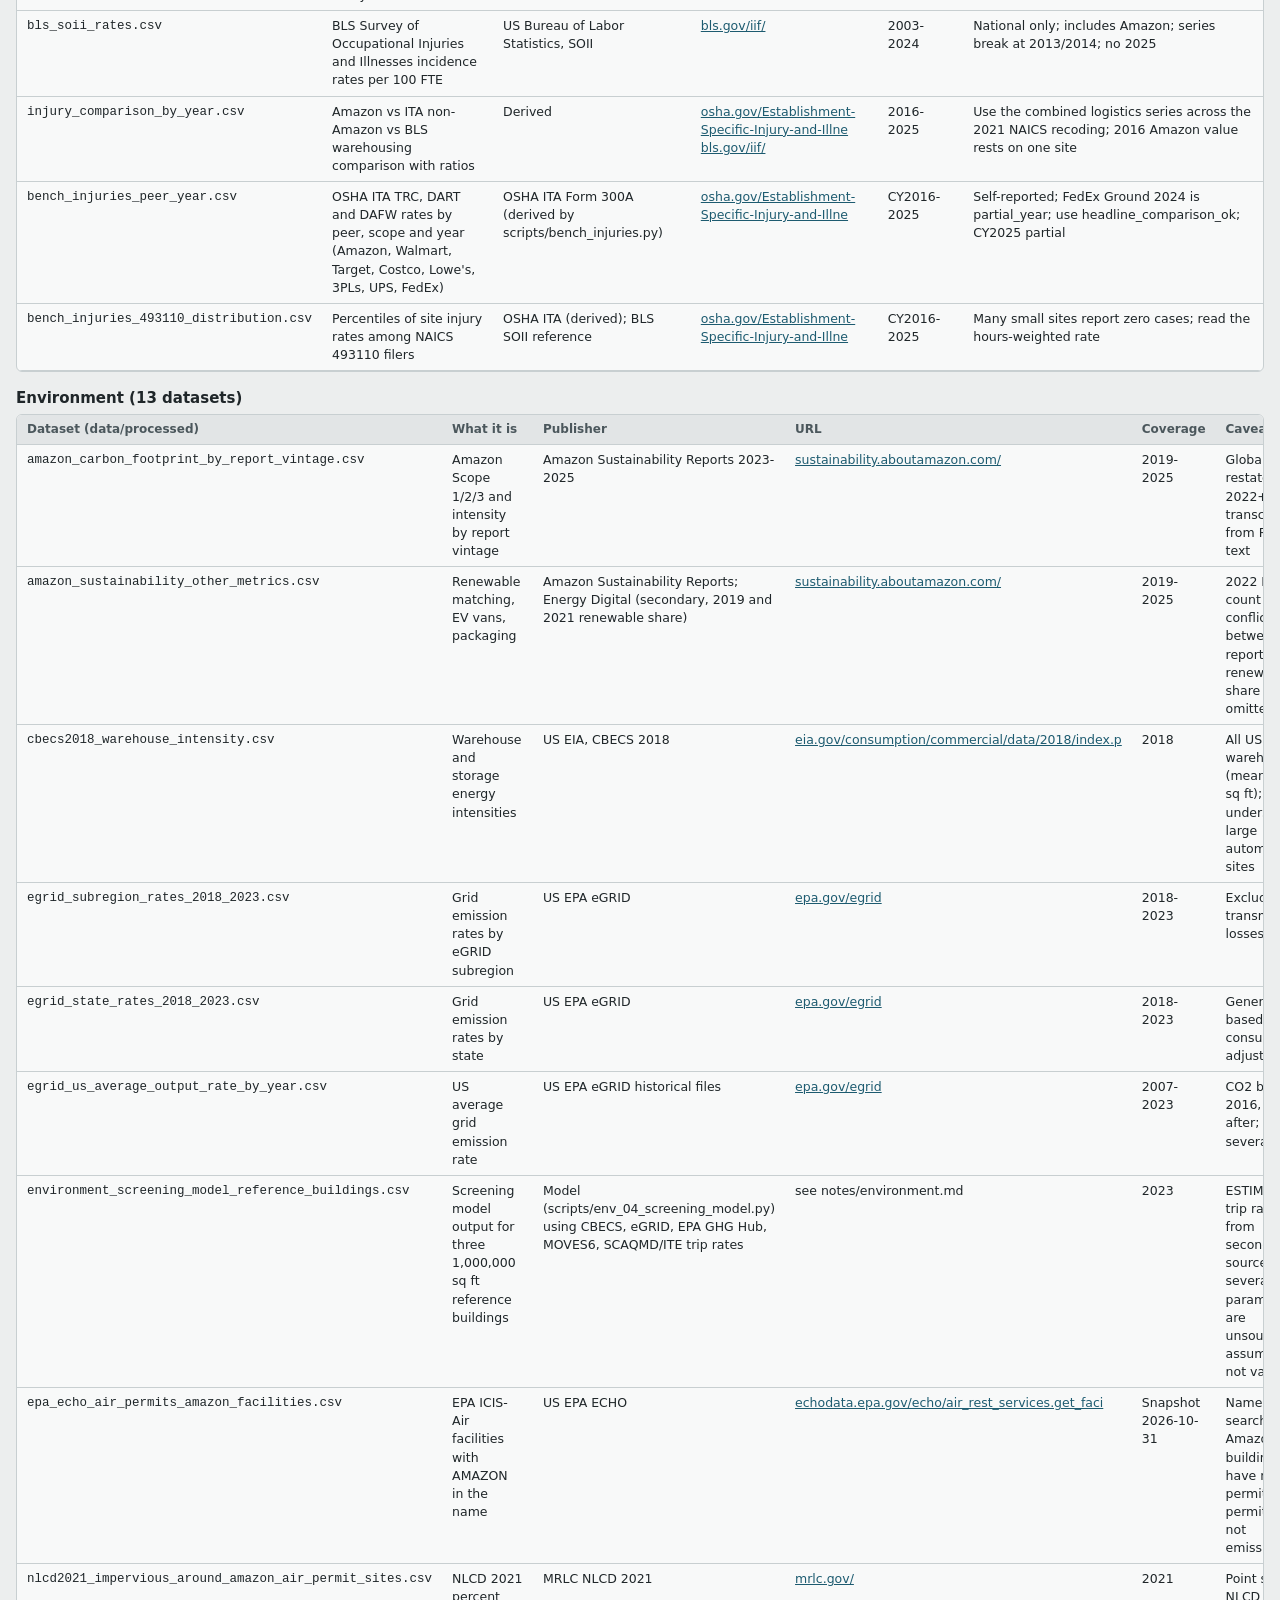
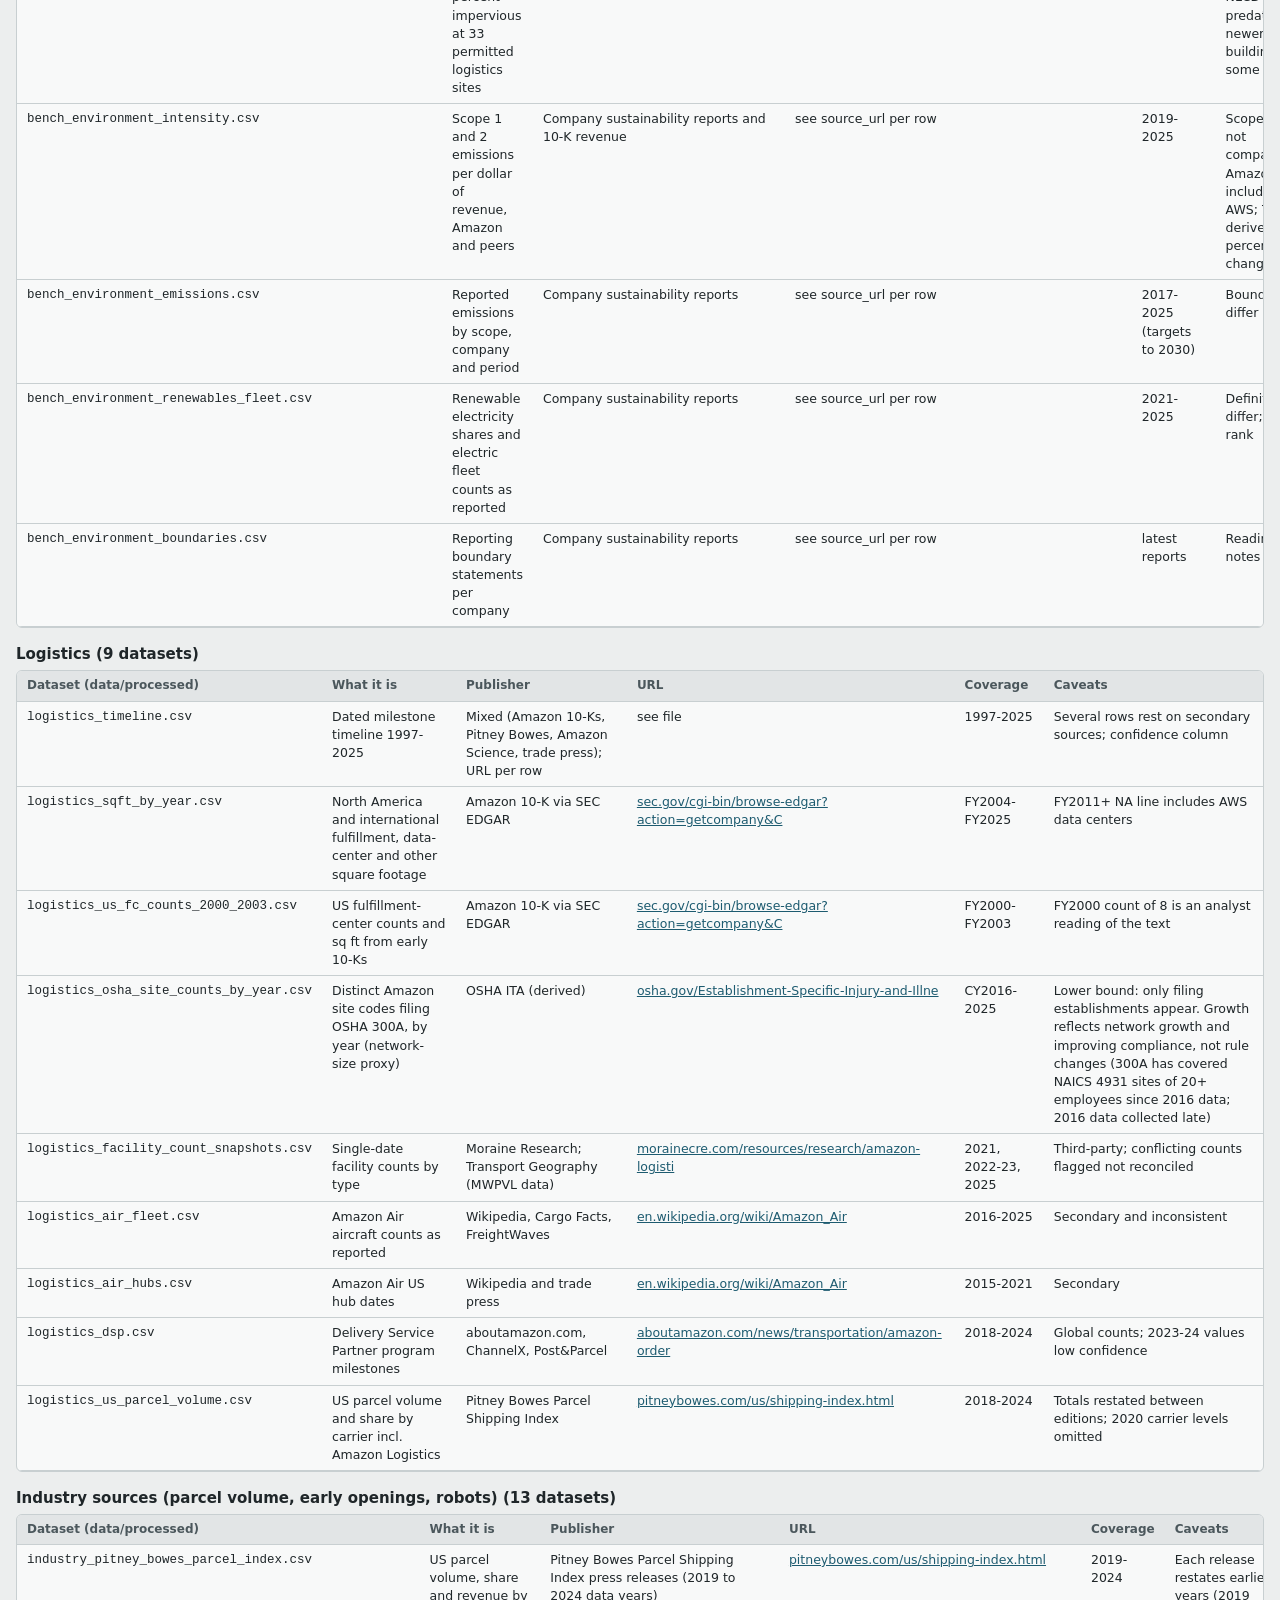
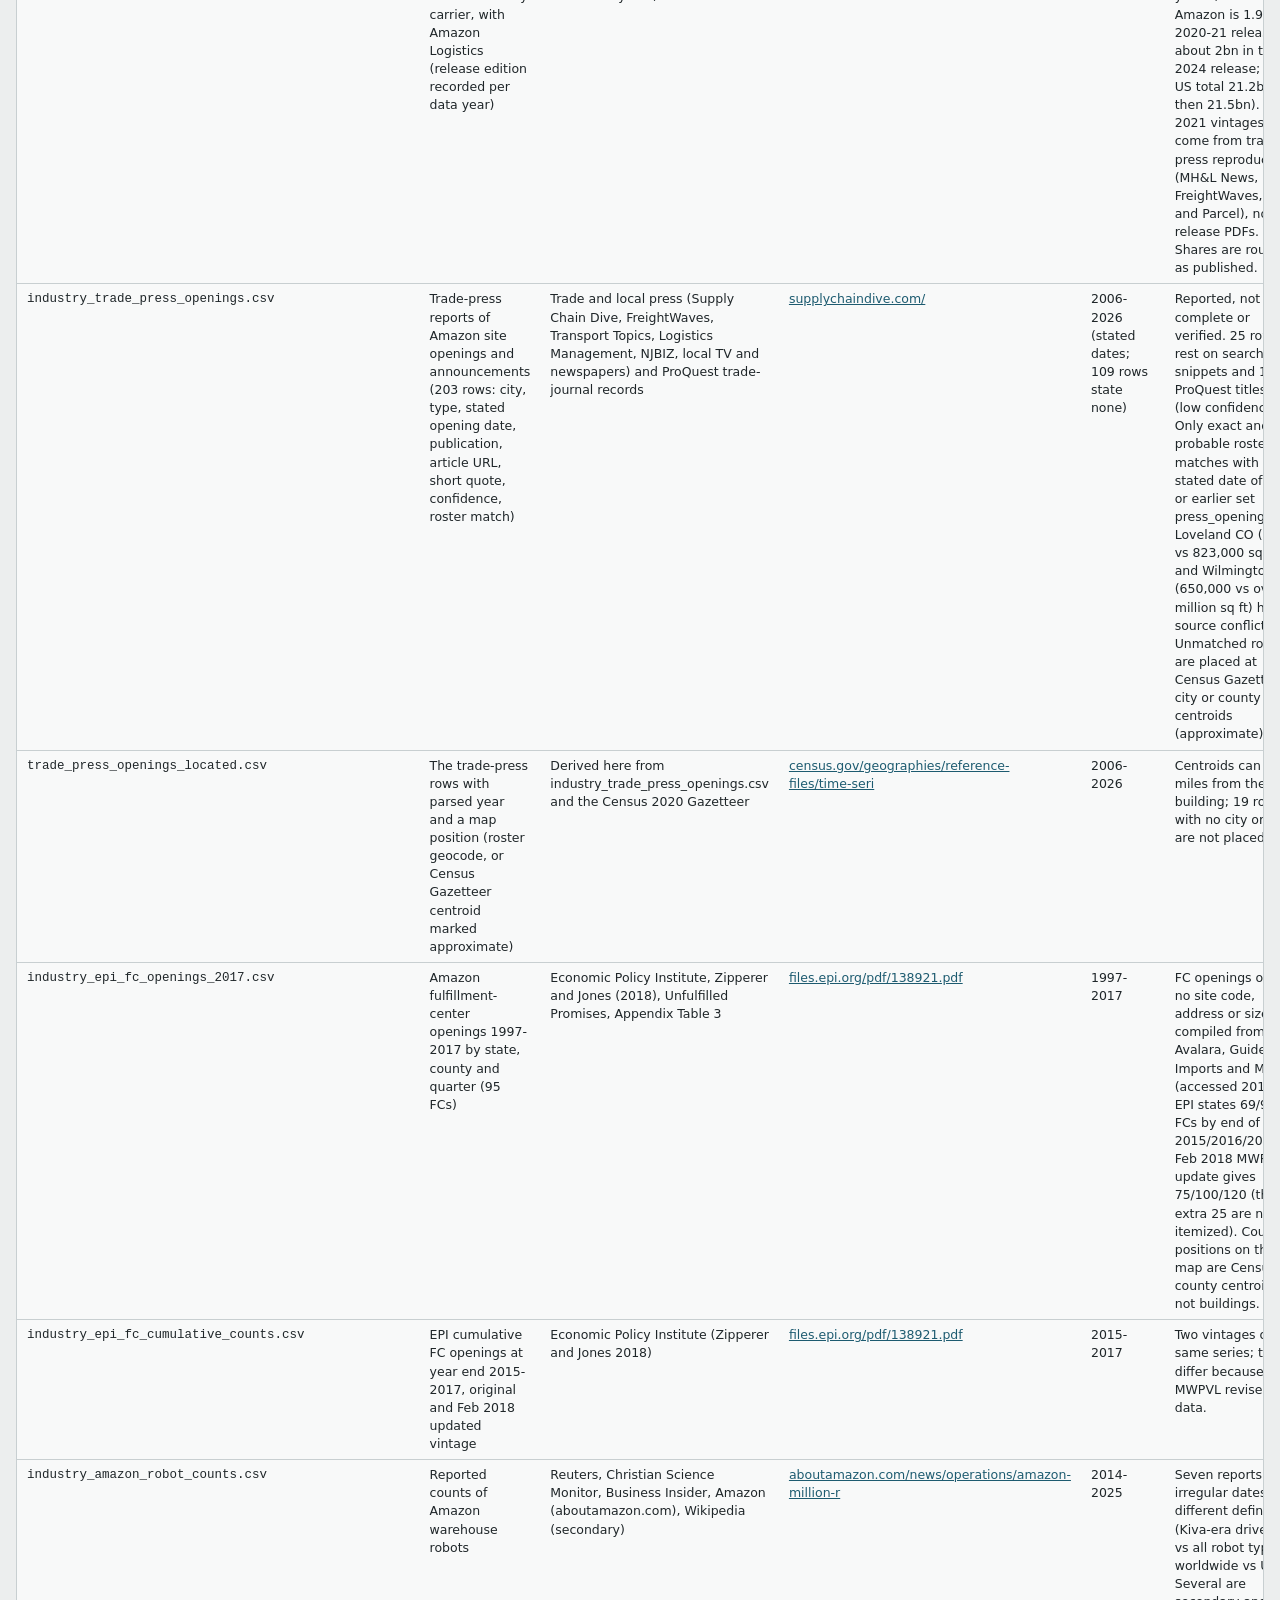
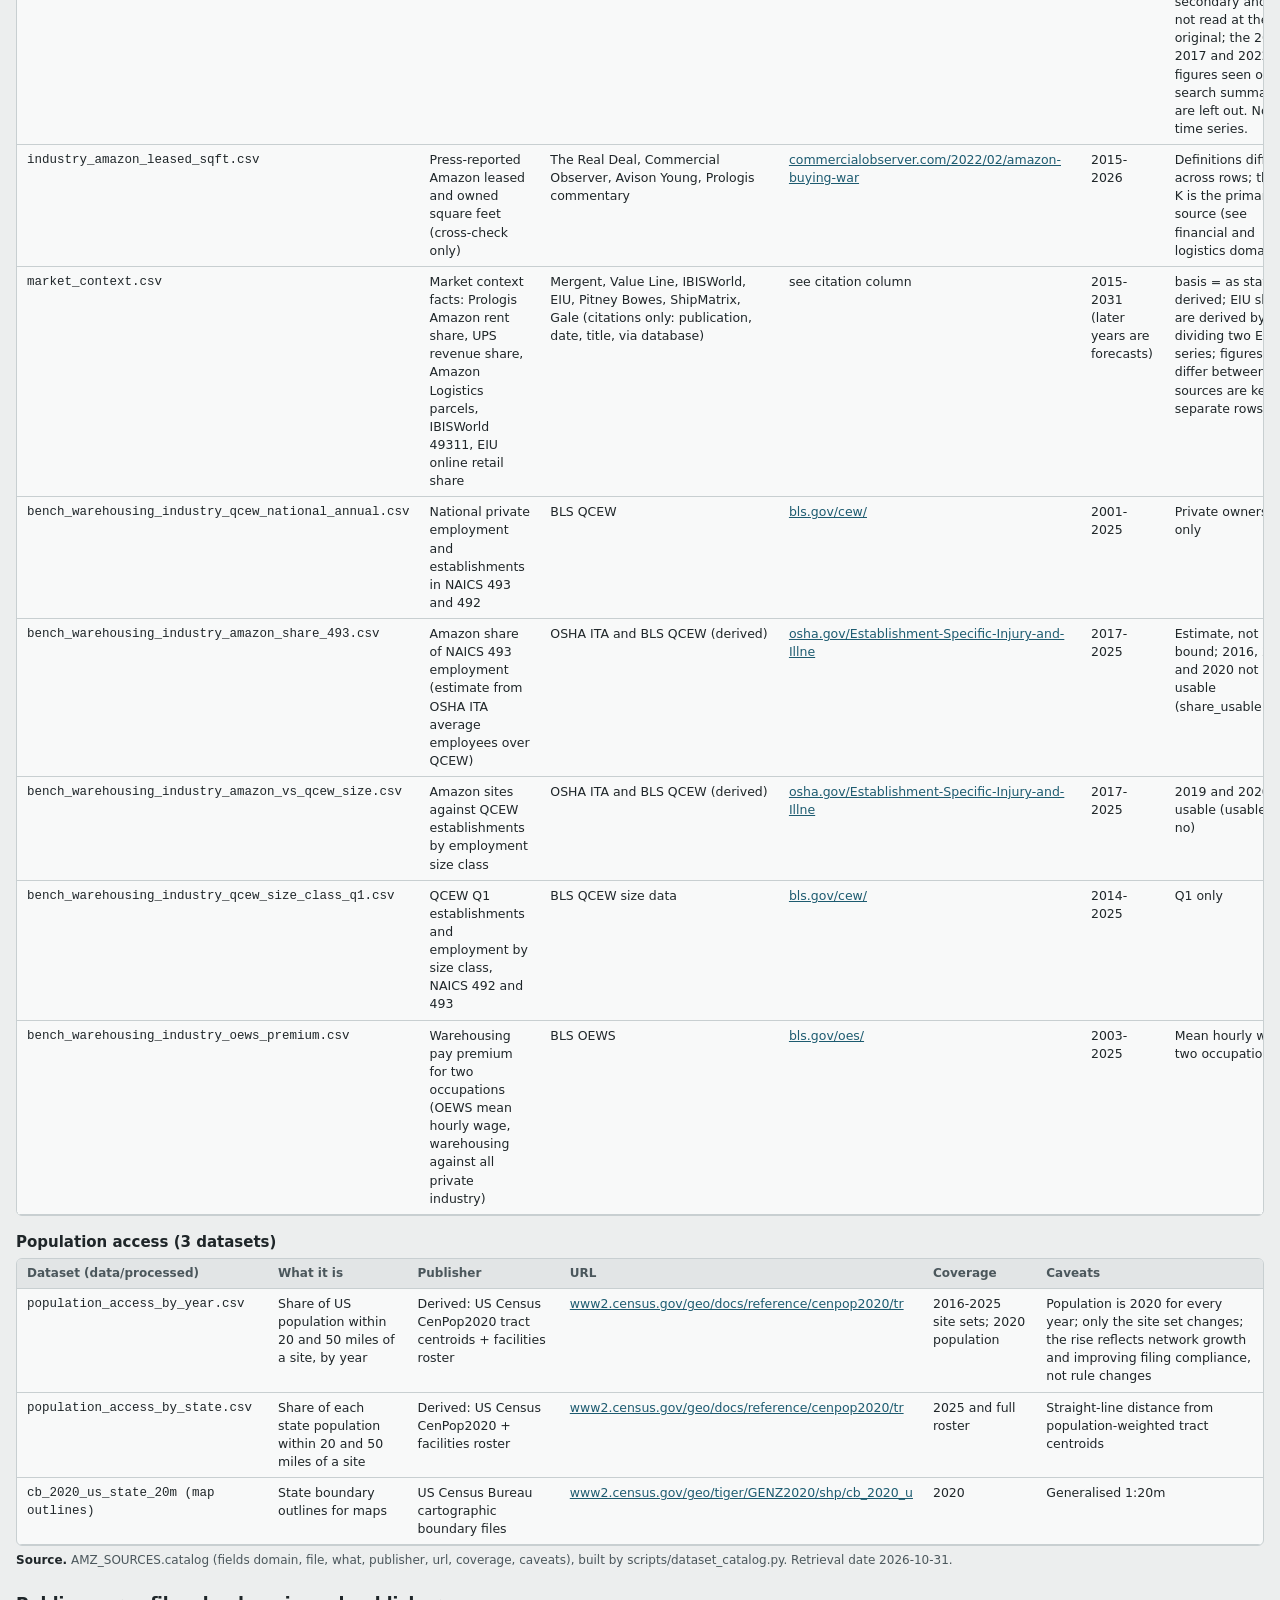
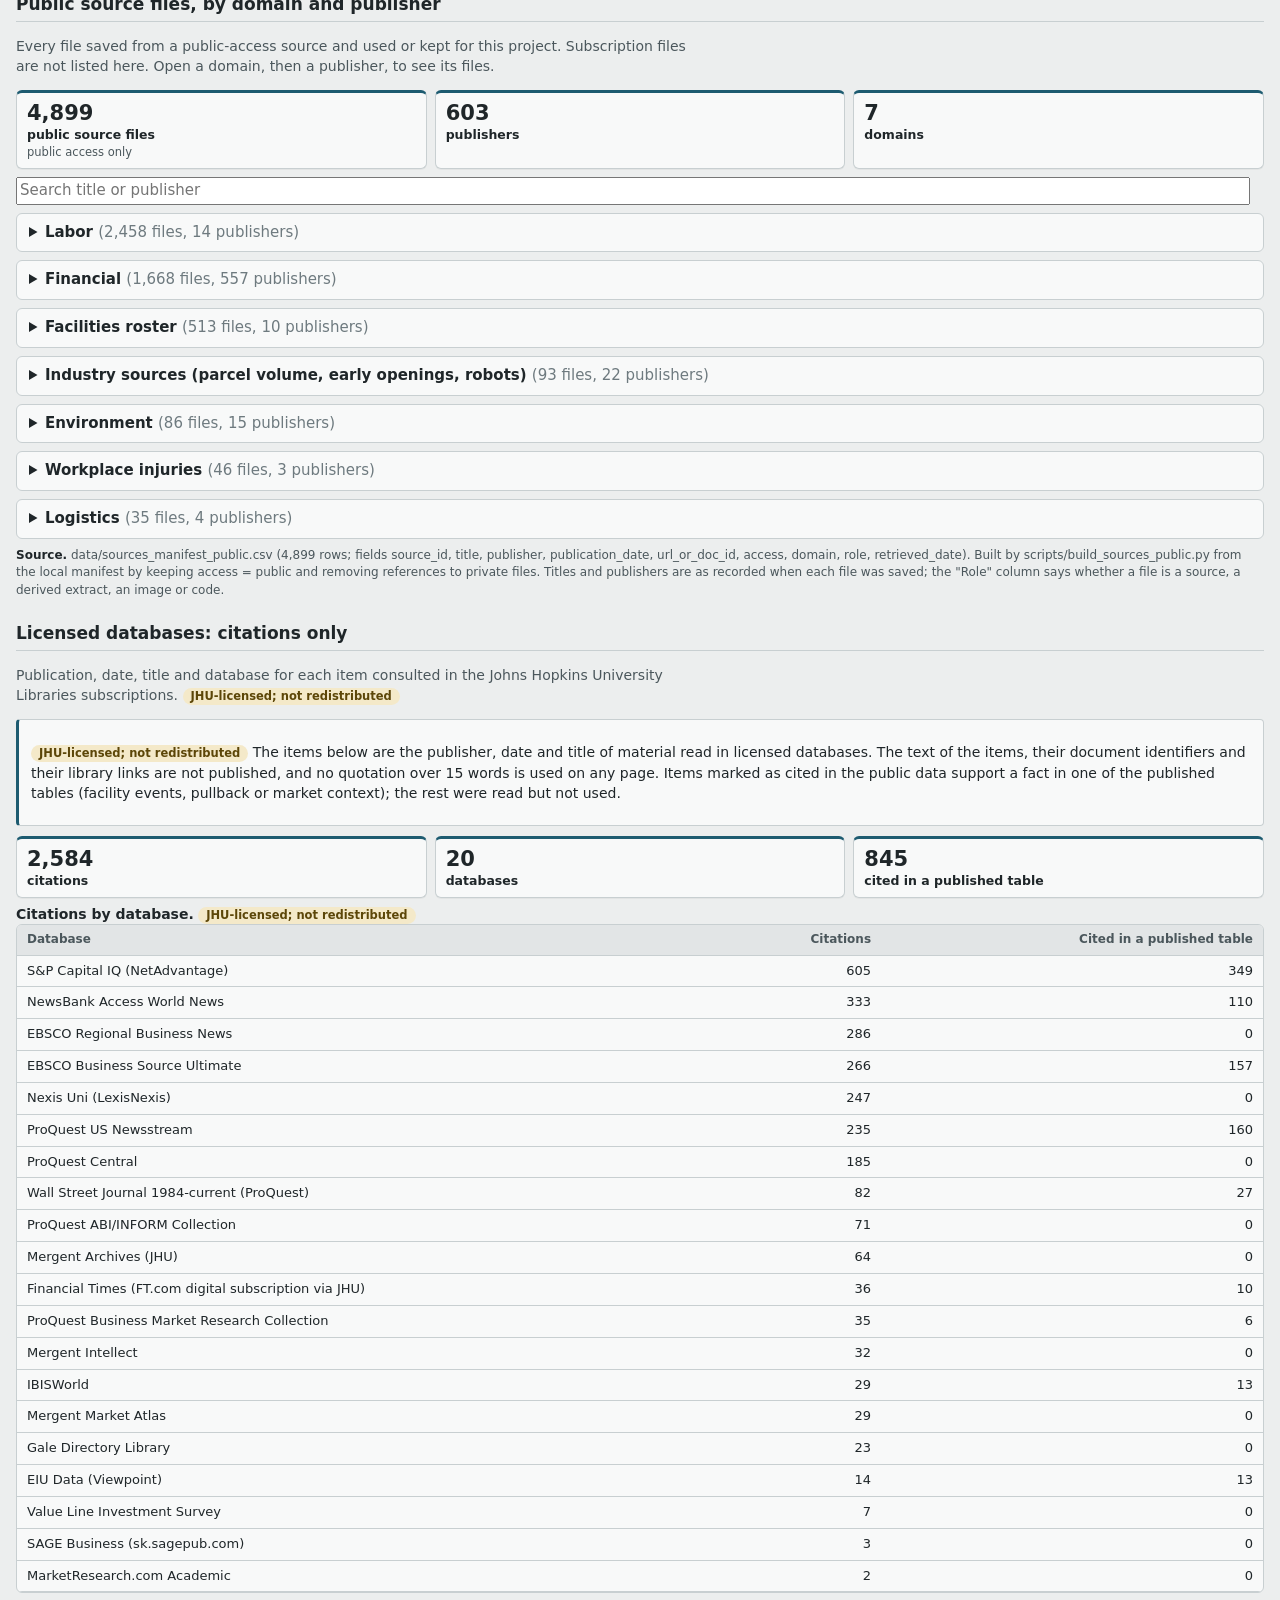
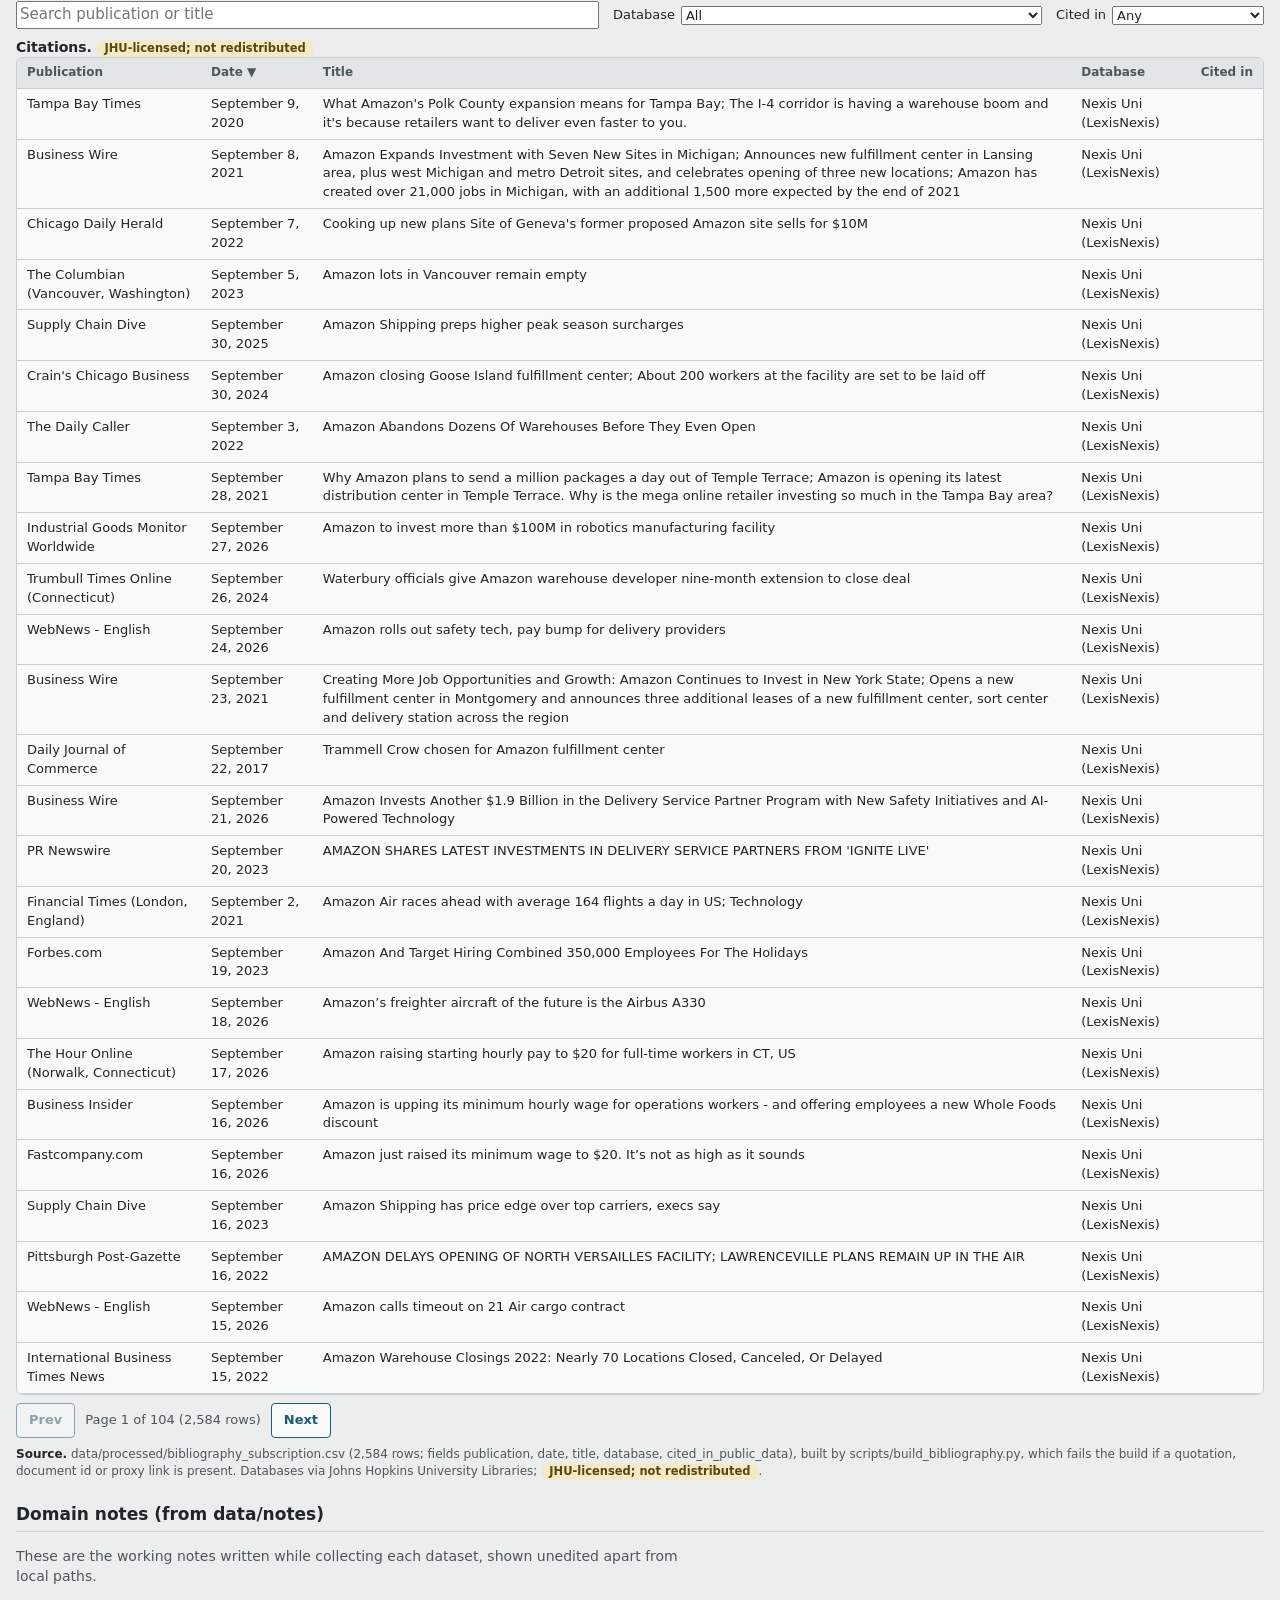
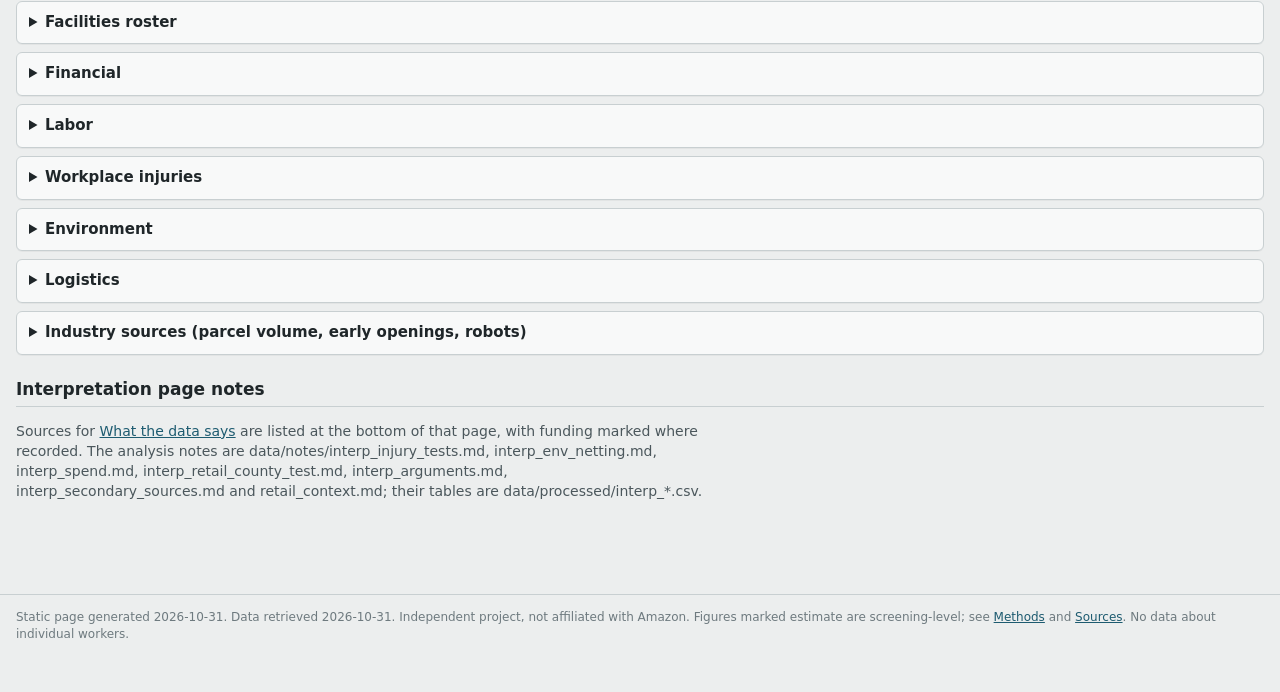
<file: sources.html>
<!doctype html>
<html lang="en">
<head>
<meta charset="utf-8">
<meta name="viewport" content="width=device-width, initial-scale=1, viewport-fit=cover">
<meta name="claude:viewport-fit-sides" content="cover">
<meta name="robots" content="noindex, nofollow">
<title>Sources</title>
<link rel="stylesheet" href="assets/style.css">
<link rel="stylesheet" href="assets/sources.css">
</head>
<body>
<main class="wrap" id="app" data-page="src"></main>
<script src="assets/data_meta.js"></script>
<script src="assets/data_sources.js"></script>
<script src="assets/common.js"></script>
<script src="assets/sources.js"></script>
<script>(function(){var A=window.AMZ,app=A.$("#app");if(!app)return;A.mount(app,'<section class="gsec" id="interp-notes"><h2>Interpretation page notes</h2><p class="method">Sources for <a href="interpretation.html">What the data says</a> are listed at the bottom of that page, with funding marked where recorded. The analysis notes are data/notes/interp_injury_tests.md, interp_env_netting.md, interp_spend.md, interp_retail_county_test.md, interp_arguments.md, interp_secondary_sources.md and retail_context.md; their tables are data/processed/interp_*.csv.</p></section>');})();</script>
<script src="assets/private_loader.js"></script>
</body>
</html>
</file>
<file: assets/style.css>
/* Token plan: warm paper greys + ink; one accent (deep teal); one series colour for Amazon (--amz) and one for benchmarks (--bench). */
:root{
  --bg:#eceeee; --surface:#f8f9f9; --surface-2:#e2e5e6; --ink:#1f2629; --ink-2:#4b575c; --ink-3:#6e7a7f;
  --rule:#c8cfd1; --accent:#1d5b70; --accent-ink:#ffffff; --accent-soft:#d3e4ea; --focus:#0b6bcb;
  --warn-bg:#f4e9c9; --warn-ink:#5c4608; --bad:#a3231b;
  --rc-emergency:#b3261e; --rc-maintenance:#7f8d93; --rc-test:#aab4b8; --rc-other:#4f7f8f;
  --grid-500:#6a3d9a; --grid-230:#1d5b70; --grid-low:#6e7a7f; --cat2:#a8710c; --outage:#1d5b70;
  --shadow:0 1px 0 rgba(0,0,0,.04);
  --amz:#b4540a; --bench:#3d6585; --good:#2f7a4d; --cat1:#b4540a; --cat2:#3d6585; --cat3:#7a5aa6; --cat4:#2f7a4d; --cat5:#a8710c; --cat6:#8a969b;
  color-scheme:light;
}
@media (prefers-color-scheme: dark){:root:not([data-theme="light"]){
  --bg:#171b1d; --surface:#1f2528; --surface-2:#2a3135; --ink:#e3e8ea; --ink-2:#aab4b8; --ink-3:#8a969b;
  --rule:#394247; --accent:#6fb4cb; --accent-ink:#0f1f26; --accent-soft:#223a44; --focus:#7bb8ff;
  --warn-bg:#3b3318; --warn-ink:#ecd9a0; --bad:#ff8a80;
  --rc-emergency:#ff6b5e; --rc-maintenance:#78858b; --rc-test:#566268; --rc-other:#5aa0b4;
  --grid-500:#c9a4f2; --grid-230:#6fb4cb; --grid-low:#8a969b; --cat2:#e3b04b; --outage:#6fb4cb;
  --shadow:none;
  --amz:#f2a15b; --bench:#8db6d8; --good:#6fcf97; --cat1:#f2a15b; --cat2:#8db6d8; --cat3:#c9a4f2; --cat4:#6fcf97; --cat5:#e3b04b; --cat6:#8a969b;
  color-scheme:dark;}}
:root[data-theme="dark"]{
  --bg:#171b1d; --surface:#1f2528; --surface-2:#2a3135; --ink:#e3e8ea; --ink-2:#aab4b8; --ink-3:#8a969b;
  --rule:#394247; --accent:#6fb4cb; --accent-ink:#0f1f26; --accent-soft:#223a44; --focus:#7bb8ff;
  --warn-bg:#3b3318; --warn-ink:#ecd9a0; --bad:#ff8a80;
  --rc-emergency:#ff6b5e; --rc-maintenance:#78858b; --rc-test:#566268; --rc-other:#5aa0b4;
  --grid-500:#c9a4f2; --grid-230:#6fb4cb; --grid-low:#8a969b; --cat2:#e3b04b; --outage:#6fb4cb;
  --shadow:none;
  --amz:#f2a15b; --bench:#8db6d8; --good:#6fcf97; --cat1:#f2a15b; --cat2:#8db6d8; --cat3:#c9a4f2; --cat4:#6fcf97; --cat5:#e3b04b; --cat6:#8a969b;
  color-scheme:dark;}
*{box-sizing:border-box}
html{-webkit-text-size-adjust:100%}
body{margin:0;background:var(--bg);color:var(--ink);font:15px/1.45 "Avenir Next","Segoe UI",system-ui,-apple-system,"Helvetica Neue",Arial,sans-serif;overflow-x:hidden}
.mono,td.mono{font-family:ui-monospace,"SF Mono",Menlo,Consolas,monospace;font-size:.92em}
.wrap{padding-block:12px 40px;padding-left:max(16px,env(safe-area-inset-left,0px));padding-right:max(16px,env(safe-area-inset-right,0px));max-width:1280px;margin:0 auto;min-width:0}
header.top{position:sticky;top:env(safe-area-inset-top,0px);z-index:5;background:var(--bg);border-bottom:1px solid var(--rule);
  padding-block:10px 0;padding-left:max(16px,env(safe-area-inset-left,0px));padding-right:max(16px,env(safe-area-inset-right,0px))}
header.top .in{max-width:1280px;margin:0 auto}
h1{font-size:19px;margin:0 0 2px;letter-spacing:.01em}
h2{font-size:15px;margin:18px 0 8px}
.sub{color:var(--ink-2);font-size:13px;margin:0 0 8px}
.stats{display:flex;flex-wrap:wrap;gap:6px 18px;font-size:13px;color:var(--ink-2);margin:4px 0 8px}
.stats b{color:var(--ink);font-variant-numeric:tabular-nums}
nav[role=tablist]{display:flex;gap:2px;overflow-x:auto}
nav button{background:none;border:0;border-bottom:3px solid transparent;color:var(--ink-2);font:inherit;font-weight:600;padding:8px 14px;cursor:pointer;white-space:nowrap}
nav button[aria-selected=true],nav a[aria-current=page]{color:var(--accent);border-bottom-color:var(--accent)}
nav a{border-bottom:3px solid transparent;color:var(--ink-2);font-weight:600;padding:8px 12px;white-space:nowrap;text-decoration:none}
nav a:hover{color:var(--accent)}
nav.multi{display:flex;flex-wrap:wrap;overflow:visible}
nav .mg{position:relative}nav .mg>button{border-bottom:3px solid transparent}nav .mg>button[aria-current=true]{color:var(--accent);border-bottom-color:var(--accent)}
nav .mm{display:none;position:fixed;z-index:60;background:var(--surface);border:1px solid var(--rule);border-radius:6px;box-shadow:0 4px 14px rgba(0,0,0,.25);padding:4px;min-width:190px}
nav .mg.open .mm{display:block}nav .mm a{display:block;border:0;border-radius:4px;padding:8px 12px}nav .mm a:hover,nav .mm a:focus-visible{background:var(--accent-soft);color:var(--ink)}nav .mm a[aria-current=page]{color:var(--accent);background:var(--accent-soft)}
@media (max-width:560px){nav a,nav .mg>button{padding:6px 8px;font-size:13px}header.top{position:static}}
.gsec{margin:22px 0}.gsec h2{font-size:17px;border-bottom:1px solid var(--rule);padding-bottom:4px}
.method{color:var(--ink-2);font-size:13.5px;max-width:78ch}
.find{background:var(--accent-soft);border-left:4px solid var(--accent);border-radius:4px;padding:8px 14px;margin:10px 0;font-size:13.5px}
.find ul,.cav ul{margin:4px 0 0;padding-left:20px}
.find,.note,.method,.cap,.sub,.selcard,.card h3{overflow-wrap:anywhere}
.cav{border-left:4px solid var(--warn-ink)}
.gh{font-size:19px;margin:28px 0 4px;border-bottom:2px solid var(--accent);padding-bottom:4px}
.md{font-size:14px}.md h1{font-size:20px}.md h2{font-size:17px}.md h3{font-size:15px}.md pre{overflow-x:auto;background:var(--surface-2);padding:8px;border-radius:4px;font-size:12px}
.md code{font-family:ui-monospace,Menlo,monospace;font-size:.92em;background:var(--surface-2);padding:0 3px;border-radius:3px}.md pre code{background:none;padding:0}
.md table{display:block;overflow-x:auto;font-size:12.5px;max-width:100%}.md p,.md li{overflow-wrap:anywhere}
button,select,input,textarea{font:inherit;color:inherit}
:focus-visible{outline:3px solid var(--focus);outline-offset:2px}
.chip{display:inline-flex;align-items:center;gap:8px;background:var(--accent-soft);color:var(--ink);border:1px solid var(--accent);border-radius:999px;padding:3px 6px 3px 12px;margin:10px 0 0;font-size:13px}
.chip button{border:0;background:var(--accent);color:var(--accent-ink);border-radius:999px;width:22px;height:22px;cursor:pointer;line-height:1}
.bar{display:flex;flex-wrap:wrap;gap:8px 12px;align-items:end;margin:12px 0}
.bar label{display:flex;flex-direction:column;font-size:12px;color:var(--ink-2);gap:2px;min-width:0}
.bar input,.bar select{background:var(--surface);border:1px solid var(--rule);border-radius:4px;padding:6px 8px;min-width:0;max-width:100%}
.bar input[type=search]{min-width:200px}
.btn{background:var(--accent);color:var(--accent-ink);border:0;border-radius:4px;padding:7px 12px;cursor:pointer;font-weight:600;text-decoration:none;display:inline-block}
.btn.ghost{background:var(--surface);color:var(--accent);border:1px solid var(--accent)}
.btn:disabled{opacity:.5;cursor:default}
.tw{overflow-x:auto;border:1px solid var(--rule);border-radius:6px;background:var(--surface);max-width:100%}
table{border-collapse:collapse;width:100%;font-size:13px}
th,td{padding:6px 10px;text-align:left;border-bottom:1px solid var(--rule);vertical-align:top}
th{background:var(--surface-2);position:sticky;top:0;white-space:nowrap;font-weight:600;font-size:12px;color:var(--ink-2)}
th[data-sort]{cursor:pointer}
th[aria-sort=ascending]::after{content:" \25B2"} th[aria-sort=descending]::after{content:" \25BC"}
td.n,th.n{text-align:right;font-variant-numeric:tabular-nums}
tbody tr:hover{background:var(--accent-soft)}
tr.click{cursor:pointer}
a{color:var(--accent)}
td.t{min-width:260px;overflow-wrap:anywhere}
.muted{color:var(--ink-3)}
.pill{display:inline-block;padding:0 7px;border-radius:9px;font-size:11px;background:var(--surface-2);color:var(--ink-2);border:1px solid var(--rule)}
.pill.no{background:var(--warn-bg);color:var(--warn-ink);border-color:transparent}
.pill.rc{color:var(--ink)}
.pager{display:flex;gap:10px;align-items:center;margin:8px 0;font-size:13px;color:var(--ink-2);flex-wrap:wrap}
.note{background:var(--warn-bg);color:var(--warn-ink);padding:10px 12px;border-radius:6px;font-size:13px;margin:12px 0}
.grid{display:grid;grid-template-columns:minmax(0,3fr) minmax(0,2fr);gap:14px}
@media (max-width:820px){.grid{grid-template-columns:minmax(0,1fr)}}
.card{background:var(--surface);border:1px solid var(--rule);border-radius:6px;padding:10px 12px;min-width:0;box-shadow:var(--shadow)}
.card h3{margin:0 0 6px;font-size:13px;color:var(--ink-2);font-weight:600}
.cs{overflow-x:auto}
svg text{fill:var(--ink-2);font-size:10px;font-family:inherit}
svg .ax{stroke:var(--ink-3);stroke-width:1} svg .gl{stroke:var(--rule);stroke-width:1}
.legend{display:flex;flex-wrap:wrap;gap:4px 14px;font-size:12px;color:var(--ink-2);margin:6px 0 0}
.sw{display:inline-block;width:11px;height:11px;border-radius:2px;margin-right:5px;vertical-align:-1px}
textarea.csv{width:100%;height:160px;font:12px ui-monospace,Menlo,monospace;background:var(--surface);border:1px solid var(--rule);border-radius:4px;color:var(--ink)}
.hidden{display:none}
.rs{display:block;width:100%;height:auto;max-width:100%}
.ch{min-width:0}
.tiles{display:grid;grid-template-columns:repeat(auto-fit,minmax(150px,1fr));gap:8px;margin:12px 0}
.tile{background:var(--surface);border:1px solid var(--rule);border-radius:6px;padding:8px 12px;min-width:0}
.tile b{display:block;font-size:22px;line-height:1.2;font-variant-numeric:tabular-nums;color:var(--ink)}
.tile span{font-size:12px;color:var(--ink-2)}
.tile.hot b{color:var(--rc-emergency)}
.cols2{display:grid;grid-template-columns:minmax(0,1fr) minmax(0,1fr);gap:14px;margin:12px 0}
@media (max-width:820px){.cols2{grid-template-columns:minmax(0,1fr)}}
.cap{font-size:12px;color:var(--ink-2);margin:6px 0 0}
.cap b{color:var(--ink)}
.mapbox{position:relative;border:1px solid var(--rule);border-radius:6px;background:var(--surface);overflow:hidden}
.mapbox svg{display:block;width:100%;height:auto;touch-action:none;cursor:grab;user-select:none;-webkit-user-select:none}
.mapbox svg.drag{cursor:grabbing}
.mapctl{position:absolute;top:8px;right:8px;display:flex;flex-direction:column;gap:4px}
.mapctl button{width:34px;height:34px;border:1px solid var(--rule);border-radius:6px;background:var(--surface);color:var(--ink);font-size:18px;line-height:1;cursor:pointer}
.mapctl button:hover{background:var(--accent-soft)}
.tg{display:flex;flex-wrap:wrap;gap:6px 16px;font-size:12px;color:var(--ink-2);margin:8px 0}
.tg label{display:inline-flex;align-items:center;gap:5px;cursor:pointer}
.tg select{background:var(--surface);border:1px solid var(--rule);border-radius:4px;padding:3px 6px;font-size:12px}
.tg label{max-width:100%;min-width:0}.tg select{max-width:100%;min-width:0;text-overflow:ellipsis}
.lg{display:flex;flex-wrap:wrap;gap:4px 16px;font-size:12px;color:var(--ink-2);margin:8px 0;align-items:center}
.lg svg{vertical-align:middle;margin-right:4px;width:auto;height:auto;display:inline-block}
.selcard{background:var(--accent-soft);border:1px solid var(--accent);border-radius:6px;padding:8px 12px;margin:10px 0;font-size:13px}
.selcard .btn{margin:6px 6px 0 0;padding:4px 10px;font-size:12px}
#tip{position:fixed;z-index:50;pointer-events:none;background:var(--ink);color:var(--bg);border-radius:5px;padding:6px 9px;font-size:12px;line-height:1.35;max-width:min(300px,calc(100vw - 24px));display:none;box-shadow:0 2px 8px rgba(0,0,0,.3)}
#tip b{font-weight:700}
.hm{max-height:460px;overflow-y:auto;border:1px solid var(--rule);border-radius:4px}
svg .bar-em{fill:var(--rc-emergency)} svg .bar-muted{fill:var(--rc-maintenance)}
svg text.t1{fill:var(--ink);font-weight:600} svg text.tm{fill:var(--ink-3)}
svg text.big{font-size:11px}
td.hit{background:var(--accent-soft);font-weight:700}
td.hit0{color:var(--ink-3)}
.sel{font-size:12px}
/* headline tiles */
.hl{margin:10px 0 4px}
.hlg{display:grid;grid-template-columns:repeat(auto-fit,minmax(168px,1fr));gap:8px}
.hlt{display:flex;flex-direction:column;gap:2px;min-width:0;background:var(--surface);border:1px solid var(--rule);border-top:3px solid var(--accent);border-radius:6px;padding:8px 10px;text-decoration:none;color:var(--ink);box-shadow:var(--shadow)}
.hlt:hover{background:var(--accent-soft)}
.hlt b{font-size:21px;line-height:1.15;font-variant-numeric:tabular-nums;color:var(--ink);overflow-wrap:anywhere}
.hlt.long b{font-size:15px}
.hlt b small{font-size:12px;font-weight:600;color:var(--ink-2)}
.hll{font-size:12.5px;font-weight:600;color:var(--ink);line-height:1.25}
.hlc{font-size:11.5px;color:var(--ink-2);line-height:1.3;overflow-wrap:anywhere}
.gsec,.hx{scroll-margin-top:120px}
@media (max-width:560px){.gsec,.hx{scroll-margin-top:12px}}

/* amazon additions */
.pages{display:grid;grid-template-columns:repeat(auto-fit,minmax(230px,1fr));gap:10px;margin:12px 0}
.pagecard{display:block;background:var(--surface);border:1px solid var(--rule);border-radius:6px;padding:10px 12px;text-decoration:none;color:var(--ink)}
.pagecard:hover{background:var(--accent-soft)}
.pagecard b{display:block;color:var(--accent);margin-bottom:2px}
.pagecard span{font-size:12.5px;color:var(--ink-2)}
.est{border-left:4px solid var(--cat5);background:var(--warn-bg);color:var(--warn-ink);padding:8px 12px;border-radius:4px;font-size:13px;margin:10px 0}
.srcs{font-size:12.5px;color:var(--ink-2);margin:14px 0}
.srcs h3{font-size:13px;margin:0 0 4px;color:var(--ink)}
.srcs ul{margin:0;padding-left:18px}.srcs li{margin:2px 0;overflow-wrap:anywhere}
footer.foot{border-top:1px solid var(--rule);margin-top:30px;padding:14px max(16px,env(safe-area-inset-left,0px)) 30px;font-size:12px;color:var(--ink-3);max-width:1280px;margin-left:auto;margin-right:auto}
.dot{display:inline-block;width:9px;height:9px;border-radius:50%;margin-right:5px}
svg .s-amz{stroke:var(--amz);fill:none;stroke-width:2.2}
svg .s-bench{stroke:var(--bench);fill:none;stroke-width:2.2}
svg .pt{cursor:pointer}
svg .pt:hover,svg .pt:focus{stroke:var(--ink);stroke-width:1.5}
svg .st{fill:var(--surface-2);stroke:var(--surface);stroke-width:.8}
.sr-only{position:absolute;left:-9999px;width:1px;height:1px;overflow:hidden}
.srcrow td{font-size:12.5px}
.tabs{display:flex;flex-wrap:wrap;gap:6px;margin:10px 0}
.tabs button{background:var(--surface);border:1px solid var(--rule);border-radius:999px;padding:4px 12px;cursor:pointer;font-size:13px}
.tabs button[aria-pressed=true]{background:var(--accent);color:var(--accent-ink);border-color:var(--accent)}
</file>
<file: assets/benchmark.css>
/* benchmark.html only. Colour tokens come from style.css (--amz for Amazon, --bench for peers). */
.bcard{background:var(--surface);border:1px solid var(--rule);border-radius:6px;padding:12px 14px;margin:14px 0;min-width:0;box-shadow:var(--shadow)}
.bcard h3.bt{margin:0 0 4px;font-size:15px;line-height:1.3;color:var(--ink);font-weight:700;overflow-wrap:anywhere}
.bcard p.bc{margin:0 0 10px;font-size:12.5px;color:var(--ink-2);overflow-wrap:anywhere}
.bcard p.bs{margin:10px 0 0;font-size:11.5px;color:var(--ink-3);overflow-wrap:anywhere}
.bcard p.bs a{color:var(--accent)}
.bcard .card{border:0;padding:0;box-shadow:none;background:none}
.bcard .card>h3{display:none}
.bcard .tools{display:flex;flex-wrap:wrap;gap:6px 14px;align-items:center;margin:0 0 10px;font-size:12px;color:var(--ink-2)}
.seg{display:inline-flex;border:1px solid var(--rule);border-radius:6px;overflow:hidden}
.seg button{background:var(--surface);color:var(--ink);border:0;border-right:1px solid var(--rule);padding:6px 12px;font:inherit;font-size:12.5px;cursor:pointer;min-height:32px}
.seg button:last-child{border-right:0}
.seg button[aria-pressed="true"]{background:var(--accent);color:var(--accent-ink);font-weight:600}
.seg button:focus-visible{outline:2px solid var(--focus);outline-offset:-2px}
.mkey{display:flex;flex-wrap:wrap;gap:4px 14px;font-size:12px;color:var(--ink-2);margin:0 0 8px}
.mkey i{display:inline-block;width:11px;height:11px;border-radius:2px;margin-right:5px;vertical-align:-1px}
.mkey i.amz{background:var(--amz)}.mkey i.bn{background:var(--bench)}.mkey i.agg{background:var(--bench);opacity:.5}
.mkey i.ref{width:0;height:12px;border-left:2px dashed var(--ink);border-radius:0}
.mkey i.dia{background:var(--ink);transform:rotate(45deg) scale(.8)}

/* horizontal bars in HTML so text scales with the phone */
.br{display:flex;flex-direction:column;gap:6px}
.br .grp{font-size:11.5px;font-weight:700;letter-spacing:.03em;text-transform:uppercase;color:var(--ink-3);margin:8px 0 0}
.br .r{display:grid;grid-template-columns:minmax(120px,34%) minmax(0,1fr);gap:2px 10px;align-items:center}
.br .lb{font-size:12.5px;color:var(--ink);line-height:1.25;overflow-wrap:anywhere}
.br .lb .sb{display:block;font-size:11px;color:var(--ink-3)}
.br .r.amz .lb{font-weight:700}
.br .trk{position:relative;height:22px;background:linear-gradient(var(--rule),var(--rule)) left bottom/100% 1px no-repeat}
.br .fill{position:absolute;left:0;top:2px;height:18px;background:var(--bench);border-radius:0 4px 4px 0;min-width:2px}
.br .r.amz .fill{background:var(--amz)}
.br .r.agg .fill{opacity:.5}
.br .r.alt .fill{background:var(--cat6)}
.br .v{background:var(--surface);padding:0 3px;border-radius:3px;position:absolute;top:3px;font-size:12px;font-variant-numeric:tabular-nums;color:var(--ink);white-space:nowrap;line-height:16px}
.br .hit{position:absolute;inset:0;cursor:default}
.br .hit:focus-visible{outline:2px solid var(--focus)}
.br.hasref .trk::after{content:"";position:absolute;top:-2px;bottom:-2px;left:var(--ref);border-left:2px dashed var(--ink);pointer-events:none}
.br .rg{position:absolute;top:8px;height:6px;border-radius:3px;background:var(--bench);opacity:.55}
.br .dot{position:absolute;top:4px;width:14px;height:14px;margin-left:-7px;border-radius:50%;background:var(--bench);border:2px solid var(--surface)}
.br .r.amz .rg{background:var(--amz)}.br .r.amz .dot{background:var(--amz)}
.br .dot.hi{border-radius:2px}
.br .nov{font-size:12px;color:var(--ink-3);font-style:italic;position:absolute;top:3px;left:0}
@media (max-width:560px){.br .r{grid-template-columns:minmax(0,1fr)}.br .r .trk{margin-bottom:4px}}

/* percentile strip */
.strip .r{grid-template-columns:minmax(120px,26%) minmax(0,1fr)}
.strip .trk{height:30px}
.strip .band{position:absolute;top:8px;height:14px;background:var(--bench);opacity:.35;border-radius:3px}
.strip .r.amz .band{background:var(--amz)}
.strip .tick{position:absolute;top:4px;width:3px;height:22px;margin-left:-1px;background:var(--ink)}
.strip .p{position:absolute;top:10px;width:10px;height:10px;margin-left:-5px;border-radius:50%;background:var(--bench);border:2px solid var(--surface)}
.strip .r.amz .p{background:var(--amz)}
.strip .hw{position:absolute;top:8px;width:14px;height:14px;margin-left:-7px;background:var(--ink);transform:rotate(45deg) scale(.8)}
@media (max-width:560px){.strip .r{grid-template-columns:minmax(0,1fr)}}

/* tables */
.bt-wrap{margin:8px 0 0}
.btab{width:100%;border-collapse:collapse;font-size:12.5px}
.btab th,.btab td{padding:5px 8px;text-align:left;border-bottom:1px solid var(--rule);vertical-align:top;overflow-wrap:anywhere}
.btab th{font-size:11.5px;color:var(--ink-2);background:var(--surface-2);position:sticky;top:0}
.btab td.n,.btab th.n{text-align:right;font-variant-numeric:tabular-nums}
.btab tr.amz td{font-weight:700}
.btab td.def{min-width:240px;font-size:11.5px;color:var(--ink-2)}
.btab a{color:var(--accent)}
details.tv{margin:8px 0 0;font-size:12.5px}
details.tv summary{cursor:pointer;color:var(--accent);font-weight:600;min-height:24px}
.twrap{overflow-x:auto;border:1px solid var(--rule);border-radius:6px;max-width:100%;max-height:420px;overflow-y:auto}
.twrap.full{max-height:none}
.two{display:grid;grid-template-columns:minmax(0,1fr) minmax(0,1fr);gap:18px}
@media (max-width:820px){.two{grid-template-columns:minmax(0,1fr)}}
.two h4{margin:0 0 6px;font-size:13px;color:var(--ink)}
.intro{font-size:14px;color:var(--ink-2);margin:6px 0 0}
.footcav{font-size:12.5px;color:var(--ink-2);border-top:1px solid var(--rule);margin-top:22px;padding-top:10px}
</file>
<file: assets/environment.css>
/* environment.html only. Sequential teal ramp for grid intensity; steps are re-chosen for dark mode (higher = lighter on dark). */
:root{--seq1:#cfe3ea;--seq2:#9cc6d4;--seq3:#5e9fb5;--seq4:#2f7590;--seq5:#0f4a61}
@media (prefers-color-scheme: dark){:root:not([data-theme="light"]){--seq1:#24404b;--seq2:#33657a;--seq3:#4b90ab;--seq4:#7cb9d1;--seq5:#bfe3f0}}
:root[data-theme="dark"]{--seq1:#24404b;--seq2:#33657a;--seq3:#4b90ab;--seq4:#7cb9d1;--seq5:#bfe3f0}
.ctl{display:flex;flex-wrap:wrap;gap:8px 16px;align-items:center;margin:8px 0;font-size:13px;color:var(--ink-2)}
.ctl select,.ctl input[type=search]{background:var(--surface);color:var(--ink);border:1px solid var(--rule);border-radius:4px;padding:5px 8px;font:inherit;font-size:13px;max-width:100%;min-width:0}
.ctl input[type=search]{min-width:220px}
.sbar rect.seg{stroke:var(--surface);stroke-width:2}
.seqlg{display:flex;flex-wrap:wrap;gap:4px 14px;font-size:12px;color:var(--ink-2);margin:6px 0}
.seqlg i{display:inline-block;width:14px;height:12px;border-radius:2px;margin-right:5px;vertical-align:-1px;border:1px solid var(--rule)}
.estb{display:inline-block;font-size:11px;font-weight:700;letter-spacing:.04em;background:var(--warn-bg);color:var(--warn-ink);border-radius:3px;padding:1px 6px;margin-left:6px;vertical-align:1px}
details.tv{margin:8px 0;font-size:13px}details.tv summary{cursor:pointer;color:var(--accent);font-weight:600}
svg .st{stroke-width:.8}
</file>
<file: assets/financial.css>
/* financial.html only */
.srcline{font-size:12px;color:var(--ink-2);margin:6px 0 0;overflow-wrap:anywhere}
.srcline code{font-family:ui-monospace,Menlo,monospace;font-size:.95em}
details.dt{margin:8px 0 0;font-size:12.5px}
details.dt summary{cursor:pointer;color:var(--accent);font-weight:600}
details.dt .tw{max-height:320px;overflow:auto;margin-top:6px}
.unv{background:var(--warn-bg);color:var(--warn-ink);border-radius:6px;padding:8px 12px;font-size:13px;margin:10px 0}
.finctl{display:flex;flex-wrap:wrap;gap:8px 16px;margin:10px 0}
.finctl label{display:flex;flex-direction:column;gap:3px;font-size:12px;color:var(--ink-2);min-width:0}
.finctl select{max-width:100%}
ol.rule{font-size:12.5px;margin:8px 0 0;padding-left:20px}
.gsec h3{margin:18px 0 6px}
.muted{color:var(--ink-2);font-size:12px}
.tw table td{vertical-align:top}
</file>
<file: assets/injuries.css>
/* injuries.html only */
.ctl{display:flex;flex-wrap:wrap;gap:8px 16px;align-items:center;margin:8px 0;font-size:13px;color:var(--ink-2)}
.ctl select,.ctl input[type=search]{background:var(--surface);color:var(--ink);border:1px solid var(--rule);border-radius:4px;padding:5px 8px;font:inherit;font-size:13px;max-width:100%;min-width:0}
.ctl input[type=search]{min-width:220px}
.hist rect.bar{fill:var(--amz)}
.hist rect.bar.hi{fill:var(--bad)}
.hist line.ref{stroke:var(--bench);stroke-width:2;stroke-dasharray:5 3}
.hist line.ref2{stroke:var(--ink);stroke-width:2}
.hist text.rl{font-size:10.5px;fill:var(--ink)}
.stats4{display:flex;flex-wrap:wrap;gap:6px 18px;font-size:13px;color:var(--ink-2);margin:6px 0}
.stats4 b{color:var(--ink);font-variant-numeric:tabular-nums}
details.tv{margin:8px 0;font-size:13px}details.tv summary{cursor:pointer;color:var(--accent);font-weight:600}
.bigcav{border-left-width:6px}
</file>
<file: assets/interpretation.css>
/* interpretation.html only. Verdict badges carry a text label as well as a colour; every colour is a token redefined for dark mode. */
:root{--v-sup:#1f6b3f;--v-sup-bg:#d8ecdf;--v-not:#8a2a22;--v-not-bg:#f3dcd9;--v-cant:#4b575c;--v-cant-bg:#e2e5e6;--v-part:#6a4a08;--v-part-bg:#f4e9c9;--band:#1d5b70;--band-soft:rgba(29,91,112,.16);--band-core:rgba(29,91,112,.30)}
@media (prefers-color-scheme: dark){:root:not([data-theme="light"]){--v-sup:#8fdcaa;--v-sup-bg:#1d3a29;--v-not:#ffb0a8;--v-not-bg:#4a2320;--v-cant:#c4cdd1;--v-cant-bg:#2f373b;--v-part:#ecd9a0;--v-part-bg:#3b3318;--band:#6fb4cb;--band-soft:rgba(111,180,203,.18);--band-core:rgba(111,180,203,.34)}}
:root[data-theme="dark"]{--v-sup:#8fdcaa;--v-sup-bg:#1d3a29;--v-not:#ffb0a8;--v-not-bg:#4a2320;--v-cant:#c4cdd1;--v-cant-bg:#2f373b;--v-part:#ecd9a0;--v-part-bg:#3b3318;--band:#6fb4cb;--band-soft:rgba(111,180,203,.18);--band-core:rgba(111,180,203,.34)}
.vb{display:inline-block;font-size:11.5px;font-weight:700;letter-spacing:.03em;border-radius:3px;padding:2px 8px;white-space:nowrap;vertical-align:1px}
.vb.sup{background:var(--v-sup-bg);color:var(--v-sup)}.vb.not{background:var(--v-not-bg);color:var(--v-not)}.vb.cant{background:var(--v-cant-bg);color:var(--v-cant)}.vb.part{background:var(--v-part-bg);color:var(--v-part)}
.q3{display:grid;grid-template-columns:repeat(auto-fit,minmax(300px,1fr));gap:12px;margin:12px 0}
.qc{background:var(--surface);border:1px solid var(--rule);border-top:3px solid var(--accent);border-radius:6px;padding:10px 14px;min-width:0}
.qc h3{font-size:15px;margin:0 0 6px}
.qc dl{margin:6px 0 0;font-size:13px}.qc dt{font-weight:700;color:var(--ink);margin-top:7px;font-size:12px;text-transform:uppercase;letter-spacing:.04em}.qc dd{margin:2px 0 0;color:var(--ink-2);overflow-wrap:anywhere}
.hy{background:var(--surface);border:1px solid var(--rule);border-radius:6px;padding:10px 14px;margin:12px 0;min-width:0}
.hy h3{font-size:14.5px;margin:0 0 4px;display:flex;flex-wrap:wrap;gap:6px 10px;align-items:center}
.hy p{margin:6px 0;font-size:13.5px;max-width:84ch;overflow-wrap:anywhere}.hy .ctr{color:var(--ink-2)}
.hy .ctr b,.hy .chg b{color:var(--ink)}
.obs{border:1px dashed var(--v-part);background:var(--v-part-bg);color:var(--v-part);border-radius:4px;padding:6px 10px;font-size:13px;margin:8px 0;overflow-wrap:anywhere}
.obs b{color:inherit}
.band-note{font-size:12.5px;color:var(--ink-2)}
.toc{display:flex;flex-wrap:wrap;gap:4px 14px;font-size:13px;margin:8px 0}
.tabs button{font-size:12.5px}
.sl{display:flex;flex-wrap:wrap;gap:8px 14px;align-items:center;margin:8px 0;font-size:13px}
.sl input[type=range]{flex:1 1 220px;min-width:140px;max-width:100%}
.ill{border:1px solid var(--v-part);border-radius:6px;padding:8px 12px;margin:10px 0;background:var(--surface)}
.ill .tag{display:inline-block;font-size:11px;font-weight:700;background:var(--v-part-bg);color:var(--v-part);border-radius:3px;padding:1px 6px;margin-bottom:4px}
.srcs .fund{font-size:11.5px;font-weight:600;background:var(--surface-2);border:1px solid var(--rule);border-radius:9px;padding:0 6px;margin-left:4px;white-space:nowrap}
.srcs .fund.amz{background:var(--v-part-bg);color:var(--v-part);border-color:transparent}
.cs svg{min-width:0}
.ch svg.wide{min-width:0}
.tw table td.wrapc{min-width:200px;overflow-wrap:anywhere}
.numtab td,.numtab th{white-space:normal}
.big3{display:grid;grid-template-columns:repeat(auto-fit,minmax(150px,1fr));gap:8px;margin:8px 0}
@media (max-width:560px){.hy{padding:8px 10px}.q3{grid-template-columns:minmax(0,1fr)}}
.estb{display:inline-block;font-size:11px;font-weight:700;letter-spacing:.04em;background:var(--warn-bg);color:var(--warn-ink);border-radius:3px;padding:1px 6px;margin-left:6px;vertical-align:1px}
</file>
<file: assets/labor.css>
/* labor.html only (same helpers as financial.css, kept separate per page) */
.srcline{font-size:12px;color:var(--ink-2);margin:6px 0 0;overflow-wrap:anywhere}
.srcline code{font-family:ui-monospace,Menlo,monospace;font-size:.95em}
details.dt{margin:8px 0 0;font-size:12.5px}
details.dt summary{cursor:pointer;color:var(--accent);font-weight:600}
details.dt .tw{max-height:320px;overflow:auto;margin-top:6px}
.unv{background:var(--warn-bg);color:var(--warn-ink);border-radius:6px;padding:8px 12px;font-size:13px;margin:10px 0}
</file>
<file: assets/logistics.css>
/* logistics.html page styles. Category and type colours: validated categorical slots 1-5 (see map.css). */
:root{--t1:#2a78d6;--t2:#eb6834;--t3:#1baf7a;--t4:#eda100;--t5:#e87ba4}
@media (prefers-color-scheme:dark){:root:not([data-theme="light"]){--t1:#3987e5;--t2:#d95926;--t3:#199e70;--t4:#c98500;--t5:#d55181}}
:root[data-theme="dark"]{--t1:#3987e5;--t2:#d95926;--t3:#199e70;--t4:#c98500;--t5:#d55181}
.tlf{display:flex;flex-wrap:wrap;gap:6px 16px;font-size:13px;color:var(--ink-2);margin:8px 0}
.tlf label{display:inline-flex;align-items:center;gap:6px;cursor:pointer}
.tlf .sw{border-radius:50%}
ol.tl{list-style:none;margin:8px 0;padding:0 0 0 14px;border-left:2px solid var(--rule)}
ol.tl li{position:relative;padding:6px 0 10px 14px;font-size:13.5px;overflow-wrap:anywhere}
ol.tl li::before{content:"";position:absolute;left:-22px;top:11px;width:10px;height:10px;border-radius:50%;background:var(--dot,var(--ink-3));border:2px solid var(--bg)}
ol.tl .d{font-weight:700;font-variant-numeric:tabular-nums;color:var(--ink);margin-right:8px}
ol.tl .m{display:block;font-size:12px;color:var(--ink-3);margin-top:2px}
.simple{margin:8px 0}.simple table{font-size:12.5px}
.lowconf{color:var(--warn-ink)}
.lcnote{font-size:12px;color:var(--ink-3)}
/* stacked-column charts, sub-headings and event filters */
.subh{font-size:14px;margin:18px 0 4px;color:var(--ink)}
.tlf input[type=search],.tlf select{background:var(--surface);color:var(--ink);border:1px solid var(--rule);border-radius:4px;padding:5px 8px;font:inherit;min-width:0;max-width:100%}
.tlf .lcount{color:var(--ink-3);font-variant-numeric:tabular-nums}
.legend .sw{display:inline-block;width:12px;height:12px;border-radius:2px;margin-right:5px;vertical-align:-1px}
</file>
<file: assets/methods.css>
/* methods.html page styles. Shared tokens come from style.css. */
.mtoc{display:flex;flex-wrap:wrap;gap:6px 14px;margin:6px 0 4px;padding:0;list-style:none;font-size:13px}
.mtoc a{text-decoration:none;border-bottom:1px dotted var(--ink-3)}
.mx h3{font-size:14.5px;margin:16px 0 4px}
.mx p,.mx li{font-size:14px;overflow-wrap:anywhere}
.mx ul,.mx ol{padding-left:20px;margin:6px 0}
.mx table{font-size:12.5px}
.srcline{font-size:12px;color:var(--ink-2);margin:6px 0 14px;overflow-wrap:anywhere}
.srcline b{color:var(--ink)}
.mx .fld{font-family:ui-monospace,Menlo,monospace;font-size:.9em;background:var(--surface-2);padding:0 3px;border-radius:3px}
.mx .stmt{background:var(--surface);border:1px solid var(--rule);border-left:3px solid var(--accent);border-radius:4px;padding:8px 12px;margin:8px 0;font-size:13.5px}
.mx .twrap{margin:8px 0}
.mx .twrap > .cap:first-child{margin:0 0 4px;font-weight:600;color:var(--ink)}
</file>
<file: assets/sources.css>
/* sources.html page styles. Shared tokens come from style.css. */
.sx p,.sx li{font-size:14px;overflow-wrap:anywhere}
.sx ul{padding-left:20px;margin:6px 0}
.sx .stmt{background:var(--surface);border:1px solid var(--rule);border-left:3px solid var(--accent);border-radius:4px;padding:8px 12px;margin:8px 0}
.sx .lic{display:inline-block;background:var(--warn-bg);color:var(--warn-ink);border-radius:9px;padding:0 8px;font-size:11.5px;font-weight:600;white-space:nowrap}
.sx .srcline{font-size:12px;color:var(--ink-2);margin:6px 0 14px;overflow-wrap:anywhere}
.sx .srcline b{color:var(--ink)}
.sx details.dom{border:1px solid var(--rule);border-radius:6px;background:var(--surface);margin:8px 0;padding:0}
.sx details.dom>summary{cursor:pointer;padding:8px 12px;font-weight:600}
.sx details.dom>summary .muted{font-weight:400}
.sx details.dom>.in{padding:0 12px 10px}
.sx details.pub{border-top:1px solid var(--rule);padding:4px 0}
.sx details.pub>summary{cursor:pointer;display:flex;gap:10px;justify-content:space-between;align-items:baseline;font-size:13.5px;padding:3px 0}
.sx details.pub>summary .nm{overflow-wrap:anywhere;min-width:0}
.sx details.pub>summary .ct{white-space:nowrap;color:var(--ink-2);font-size:12px}
.sx .files{margin:4px 0 8px}
.sx .files td{font-size:12.5px;vertical-align:top}
.sx .files td.n{white-space:nowrap}
.sx .more{margin:6px 0}
.sx .ctl{display:flex;flex-wrap:wrap;gap:8px 14px;align-items:center;margin:8px 0}
.sx .ctl input[type=search]{min-width:min(260px,100%);flex:1}
.sx .ctl label{font-size:13px;display:flex;gap:6px;align-items:center}
.sx .loadmsg{font-size:13px;color:var(--ink-2);padding:8px 0}
.sx .tw table td{vertical-align:top}
.sx .ctl label{max-width:100%;flex-wrap:wrap}
.sx .ctl select{max-width:100%;min-width:0}
</file>
